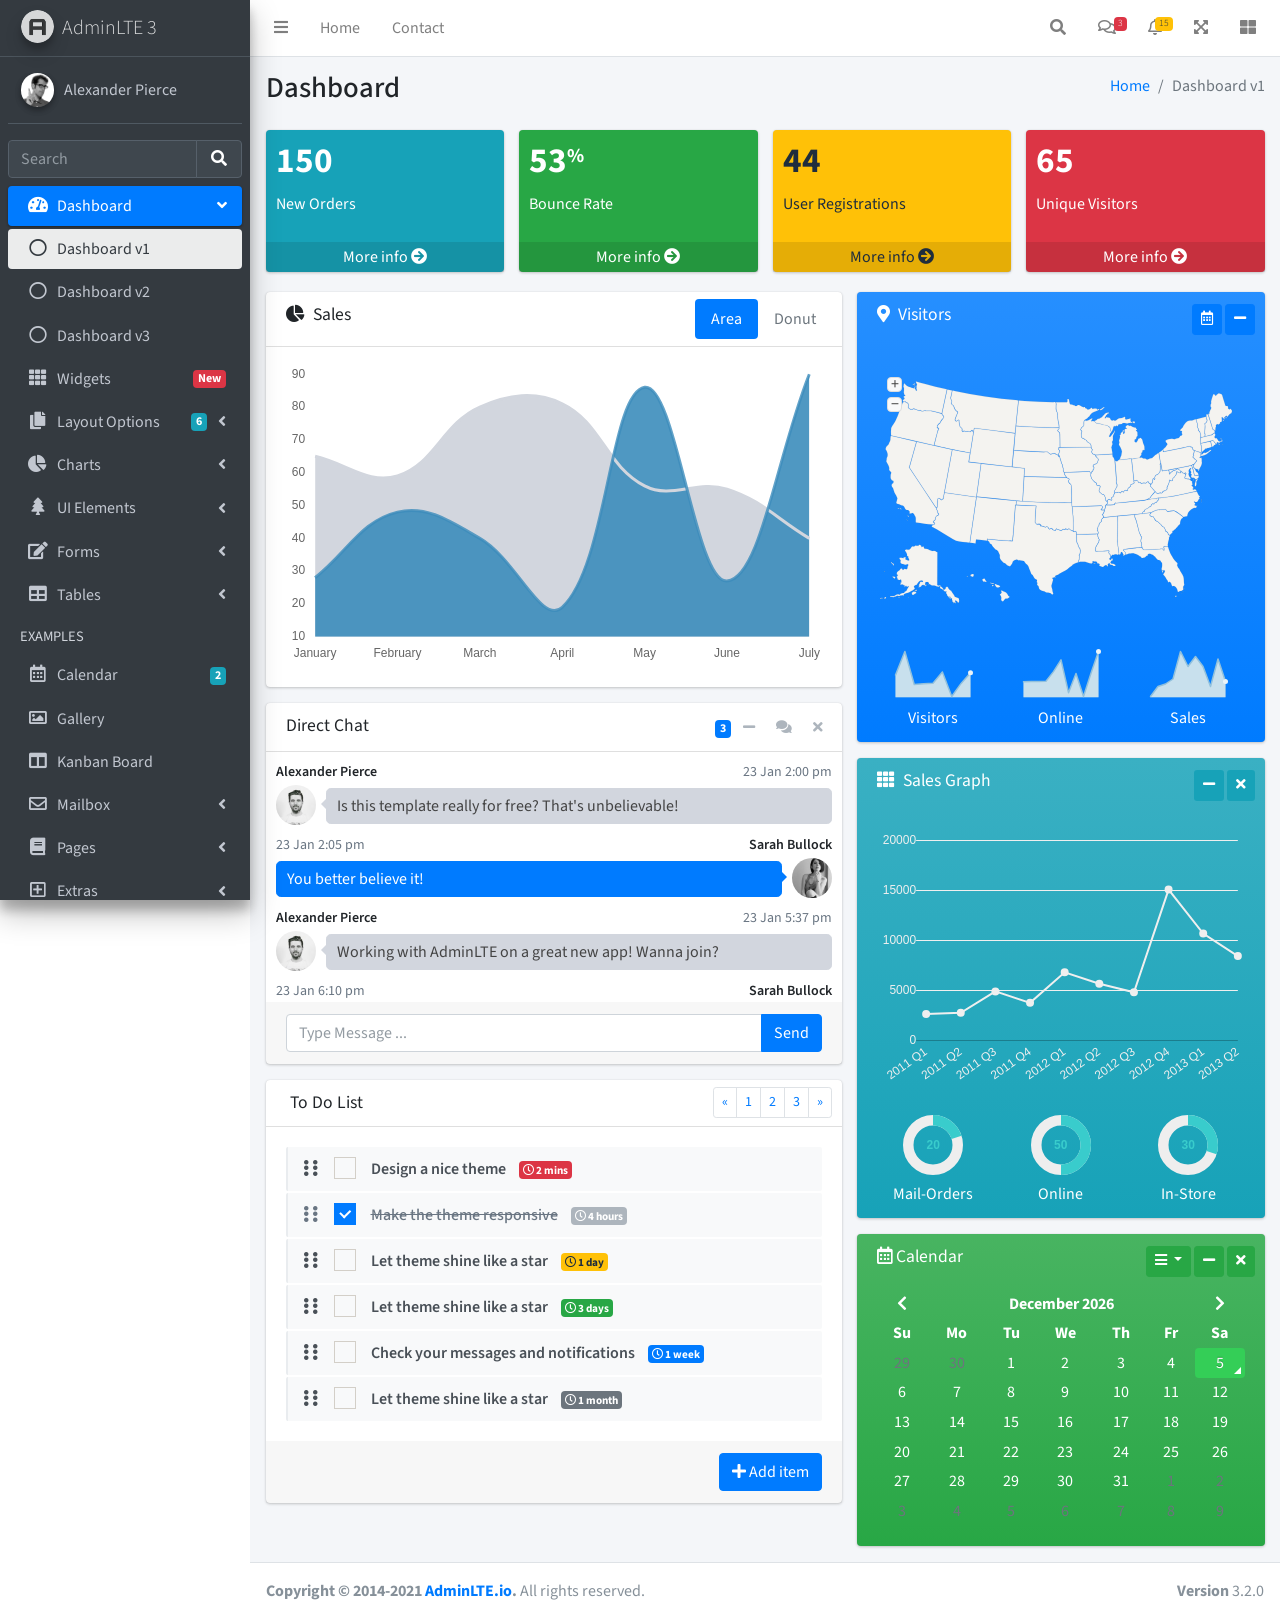
<file: adminlte/index.html>
<!DOCTYPE html>
<html lang="en">
<head>
  <meta charset="utf-8">
  <meta name="viewport" content="width=device-width, initial-scale=1">
  <title>AdminLTE 3 | Dashboard</title>

  <!-- Google Font: Source Sans Pro -->
  <link rel="stylesheet" href="https://fonts.googleapis.com/css?family=Source+Sans+Pro:300,400,400i,700&display=fallback">
  <!-- Font Awesome -->
  <link rel="stylesheet" href="plugins/fontawesome-free/css/all.min.css">
  <!-- Ionicons -->
  <link rel="stylesheet" href="https://code.ionicframework.com/ionicons/2.0.1/css/ionicons.min.css">
  <!-- Tempusdominus Bootstrap 4 -->
  <link rel="stylesheet" href="plugins/tempusdominus-bootstrap-4/css/tempusdominus-bootstrap-4.min.css">
  <!-- iCheck -->
  <link rel="stylesheet" href="plugins/icheck-bootstrap/icheck-bootstrap.min.css">
  <!-- JQVMap -->
  <link rel="stylesheet" href="plugins/jqvmap/jqvmap.min.css">
  <!-- Theme style -->
  <link rel="stylesheet" href="dist/css/adminlte.min.css">
  <!-- overlayScrollbars -->
  <link rel="stylesheet" href="plugins/overlayScrollbars/css/OverlayScrollbars.min.css">
  <!-- Daterange picker -->
  <link rel="stylesheet" href="plugins/daterangepicker/daterangepicker.css">
  <!-- summernote -->
  <link rel="stylesheet" href="plugins/summernote/summernote-bs4.min.css">
</head>
<body class="hold-transition sidebar-mini layout-fixed">
<div class="wrapper">

  <!-- Preloader -->
  <div class="preloader flex-column justify-content-center align-items-center">
    <img class="animation__shake" src="dist/img/AdminLTELogo.png" alt="AdminLTELogo" height="60" width="60">
  </div>

  <!-- Navbar -->
  <nav class="main-header navbar navbar-expand navbar-white navbar-light">
    <!-- Left navbar links -->
    <ul class="navbar-nav">
      <li class="nav-item">
        <a class="nav-link" data-widget="pushmenu" href="#" role="button"><i class="fas fa-bars"></i></a>
      </li>
      <li class="nav-item d-none d-sm-inline-block">
        <a href="index3.html" class="nav-link">Home</a>
      </li>
      <li class="nav-item d-none d-sm-inline-block">
        <a href="#" class="nav-link">Contact</a>
      </li>
    </ul>

    <!-- Right navbar links -->
    <ul class="navbar-nav ml-auto">
      <!-- Navbar Search -->
      <li class="nav-item">
        <a class="nav-link" data-widget="navbar-search" href="#" role="button">
          <i class="fas fa-search"></i>
        </a>
        <div class="navbar-search-block">
          <form class="form-inline">
            <div class="input-group input-group-sm">
              <input class="form-control form-control-navbar" type="search" placeholder="Search" aria-label="Search">
              <div class="input-group-append">
                <button class="btn btn-navbar" type="submit">
                  <i class="fas fa-search"></i>
                </button>
                <button class="btn btn-navbar" type="button" data-widget="navbar-search">
                  <i class="fas fa-times"></i>
                </button>
              </div>
            </div>
          </form>
        </div>
      </li>

      <!-- Messages Dropdown Menu -->
      <li class="nav-item dropdown">
        <a class="nav-link" data-toggle="dropdown" href="#">
          <i class="far fa-comments"></i>
          <span class="badge badge-danger navbar-badge">3</span>
        </a>
        <div class="dropdown-menu dropdown-menu-lg dropdown-menu-right">
          <a href="#" class="dropdown-item">
            <!-- Message Start -->
            <div class="media">
              <img src="dist/img/user1-128x128.jpg" alt="User Avatar" class="img-size-50 mr-3 img-circle">
              <div class="media-body">
                <h3 class="dropdown-item-title">
                  Brad Diesel
                  <span class="float-right text-sm text-danger"><i class="fas fa-star"></i></span>
                </h3>
                <p class="text-sm">Call me whenever you can...</p>
                <p class="text-sm text-muted"><i class="far fa-clock mr-1"></i> 4 Hours Ago</p>
              </div>
            </div>
            <!-- Message End -->
          </a>
          <div class="dropdown-divider"></div>
          <a href="#" class="dropdown-item">
            <!-- Message Start -->
            <div class="media">
              <img src="dist/img/user8-128x128.jpg" alt="User Avatar" class="img-size-50 img-circle mr-3">
              <div class="media-body">
                <h3 class="dropdown-item-title">
                  John Pierce
                  <span class="float-right text-sm text-muted"><i class="fas fa-star"></i></span>
                </h3>
                <p class="text-sm">I got your message bro</p>
                <p class="text-sm text-muted"><i class="far fa-clock mr-1"></i> 4 Hours Ago</p>
              </div>
            </div>
            <!-- Message End -->
          </a>
          <div class="dropdown-divider"></div>
          <a href="#" class="dropdown-item">
            <!-- Message Start -->
            <div class="media">
              <img src="dist/img/user3-128x128.jpg" alt="User Avatar" class="img-size-50 img-circle mr-3">
              <div class="media-body">
                <h3 class="dropdown-item-title">
                  Nora Silvester
                  <span class="float-right text-sm text-warning"><i class="fas fa-star"></i></span>
                </h3>
                <p class="text-sm">The subject goes here</p>
                <p class="text-sm text-muted"><i class="far fa-clock mr-1"></i> 4 Hours Ago</p>
              </div>
            </div>
            <!-- Message End -->
          </a>
          <div class="dropdown-divider"></div>
          <a href="#" class="dropdown-item dropdown-footer">See All Messages</a>
        </div>
      </li>
      <!-- Notifications Dropdown Menu -->
      <li class="nav-item dropdown">
        <a class="nav-link" data-toggle="dropdown" href="#">
          <i class="far fa-bell"></i>
          <span class="badge badge-warning navbar-badge">15</span>
        </a>
        <div class="dropdown-menu dropdown-menu-lg dropdown-menu-right">
          <span class="dropdown-item dropdown-header">15 Notifications</span>
          <div class="dropdown-divider"></div>
          <a href="#" class="dropdown-item">
            <i class="fas fa-envelope mr-2"></i> 4 new messages
            <span class="float-right text-muted text-sm">3 mins</span>
          </a>
          <div class="dropdown-divider"></div>
          <a href="#" class="dropdown-item">
            <i class="fas fa-users mr-2"></i> 8 friend requests
            <span class="float-right text-muted text-sm">12 hours</span>
          </a>
          <div class="dropdown-divider"></div>
          <a href="#" class="dropdown-item">
            <i class="fas fa-file mr-2"></i> 3 new reports
            <span class="float-right text-muted text-sm">2 days</span>
          </a>
          <div class="dropdown-divider"></div>
          <a href="#" class="dropdown-item dropdown-footer">See All Notifications</a>
        </div>
      </li>
      <li class="nav-item">
        <a class="nav-link" data-widget="fullscreen" href="#" role="button">
          <i class="fas fa-expand-arrows-alt"></i>
        </a>
      </li>
      <li class="nav-item">
        <a class="nav-link" data-widget="control-sidebar" data-controlsidebar-slide="true" href="#" role="button">
          <i class="fas fa-th-large"></i>
        </a>
      </li>
    </ul>
  </nav>
  <!-- /.navbar -->

  <!-- Main Sidebar Container -->
  <aside class="main-sidebar sidebar-dark-primary elevation-4">
    <!-- Brand Logo -->
    <a href="index3.html" class="brand-link">
      <img src="dist/img/AdminLTELogo.png" alt="AdminLTE Logo" class="brand-image img-circle elevation-3" style="opacity: .8">
      <span class="brand-text font-weight-light">AdminLTE 3</span>
    </a>

    <!-- Sidebar -->
    <div class="sidebar">
      <!-- Sidebar user panel (optional) -->
      <div class="user-panel mt-3 pb-3 mb-3 d-flex">
        <div class="image">
          <img src="dist/img/user2-160x160.jpg" class="img-circle elevation-2" alt="User Image">
        </div>
        <div class="info">
          <a href="#" class="d-block">Alexander Pierce</a>
        </div>
      </div>

      <!-- SidebarSearch Form -->
      <div class="form-inline">
        <div class="input-group" data-widget="sidebar-search">
          <input class="form-control form-control-sidebar" type="search" placeholder="Search" aria-label="Search">
          <div class="input-group-append">
            <button class="btn btn-sidebar">
              <i class="fas fa-search fa-fw"></i>
            </button>
          </div>
        </div>
      </div>

      <!-- Sidebar Menu -->
      <nav class="mt-2">
        <ul class="nav nav-pills nav-sidebar flex-column" data-widget="treeview" role="menu" data-accordion="false">
          <!-- Add icons to the links using the .nav-icon class
               with font-awesome or any other icon font library -->
          <li class="nav-item menu-open">
            <a href="#" class="nav-link active">
              <i class="nav-icon fas fa-tachometer-alt"></i>
              <p>
                Dashboard
                <i class="right fas fa-angle-left"></i>
              </p>
            </a>
            <ul class="nav nav-treeview">
              <li class="nav-item">
                <a href="./index.html" class="nav-link active">
                  <i class="far fa-circle nav-icon"></i>
                  <p>Dashboard v1</p>
                </a>
              </li>
              <li class="nav-item">
                <a href="./index2.html" class="nav-link">
                  <i class="far fa-circle nav-icon"></i>
                  <p>Dashboard v2</p>
                </a>
              </li>
              <li class="nav-item">
                <a href="./index3.html" class="nav-link">
                  <i class="far fa-circle nav-icon"></i>
                  <p>Dashboard v3</p>
                </a>
              </li>
            </ul>
          </li>
          <li class="nav-item">
            <a href="pages/widgets.html" class="nav-link">
              <i class="nav-icon fas fa-th"></i>
              <p>
                Widgets
                <span class="right badge badge-danger">New</span>
              </p>
            </a>
          </li>
          <li class="nav-item">
            <a href="#" class="nav-link">
              <i class="nav-icon fas fa-copy"></i>
              <p>
                Layout Options
                <i class="fas fa-angle-left right"></i>
                <span class="badge badge-info right">6</span>
              </p>
            </a>
            <ul class="nav nav-treeview">
              <li class="nav-item">
                <a href="pages/layout/top-nav.html" class="nav-link">
                  <i class="far fa-circle nav-icon"></i>
                  <p>Top Navigation</p>
                </a>
              </li>
              <li class="nav-item">
                <a href="pages/layout/top-nav-sidebar.html" class="nav-link">
                  <i class="far fa-circle nav-icon"></i>
                  <p>Top Navigation + Sidebar</p>
                </a>
              </li>
              <li class="nav-item">
                <a href="pages/layout/boxed.html" class="nav-link">
                  <i class="far fa-circle nav-icon"></i>
                  <p>Boxed</p>
                </a>
              </li>
              <li class="nav-item">
                <a href="pages/layout/fixed-sidebar.html" class="nav-link">
                  <i class="far fa-circle nav-icon"></i>
                  <p>Fixed Sidebar</p>
                </a>
              </li>
              <li class="nav-item">
                <a href="pages/layout/fixed-sidebar-custom.html" class="nav-link">
                  <i class="far fa-circle nav-icon"></i>
                  <p>Fixed Sidebar <small>+ Custom Area</small></p>
                </a>
              </li>
              <li class="nav-item">
                <a href="pages/layout/fixed-topnav.html" class="nav-link">
                  <i class="far fa-circle nav-icon"></i>
                  <p>Fixed Navbar</p>
                </a>
              </li>
              <li class="nav-item">
                <a href="pages/layout/fixed-footer.html" class="nav-link">
                  <i class="far fa-circle nav-icon"></i>
                  <p>Fixed Footer</p>
                </a>
              </li>
              <li class="nav-item">
                <a href="pages/layout/collapsed-sidebar.html" class="nav-link">
                  <i class="far fa-circle nav-icon"></i>
                  <p>Collapsed Sidebar</p>
                </a>
              </li>
            </ul>
          </li>
          <li class="nav-item">
            <a href="#" class="nav-link">
              <i class="nav-icon fas fa-chart-pie"></i>
              <p>
                Charts
                <i class="right fas fa-angle-left"></i>
              </p>
            </a>
            <ul class="nav nav-treeview">
              <li class="nav-item">
                <a href="pages/charts/chartjs.html" class="nav-link">
                  <i class="far fa-circle nav-icon"></i>
                  <p>ChartJS</p>
                </a>
              </li>
              <li class="nav-item">
                <a href="pages/charts/flot.html" class="nav-link">
                  <i class="far fa-circle nav-icon"></i>
                  <p>Flot</p>
                </a>
              </li>
              <li class="nav-item">
                <a href="pages/charts/inline.html" class="nav-link">
                  <i class="far fa-circle nav-icon"></i>
                  <p>Inline</p>
                </a>
              </li>
              <li class="nav-item">
                <a href="pages/charts/uplot.html" class="nav-link">
                  <i class="far fa-circle nav-icon"></i>
                  <p>uPlot</p>
                </a>
              </li>
            </ul>
          </li>
          <li class="nav-item">
            <a href="#" class="nav-link">
              <i class="nav-icon fas fa-tree"></i>
              <p>
                UI Elements
                <i class="fas fa-angle-left right"></i>
              </p>
            </a>
            <ul class="nav nav-treeview">
              <li class="nav-item">
                <a href="pages/UI/general.html" class="nav-link">
                  <i class="far fa-circle nav-icon"></i>
                  <p>General</p>
                </a>
              </li>
              <li class="nav-item">
                <a href="pages/UI/icons.html" class="nav-link">
                  <i class="far fa-circle nav-icon"></i>
                  <p>Icons</p>
                </a>
              </li>
              <li class="nav-item">
                <a href="pages/UI/buttons.html" class="nav-link">
                  <i class="far fa-circle nav-icon"></i>
                  <p>Buttons</p>
                </a>
              </li>
              <li class="nav-item">
                <a href="pages/UI/sliders.html" class="nav-link">
                  <i class="far fa-circle nav-icon"></i>
                  <p>Sliders</p>
                </a>
              </li>
              <li class="nav-item">
                <a href="pages/UI/modals.html" class="nav-link">
                  <i class="far fa-circle nav-icon"></i>
                  <p>Modals & Alerts</p>
                </a>
              </li>
              <li class="nav-item">
                <a href="pages/UI/navbar.html" class="nav-link">
                  <i class="far fa-circle nav-icon"></i>
                  <p>Navbar & Tabs</p>
                </a>
              </li>
              <li class="nav-item">
                <a href="pages/UI/timeline.html" class="nav-link">
                  <i class="far fa-circle nav-icon"></i>
                  <p>Timeline</p>
                </a>
              </li>
              <li class="nav-item">
                <a href="pages/UI/ribbons.html" class="nav-link">
                  <i class="far fa-circle nav-icon"></i>
                  <p>Ribbons</p>
                </a>
              </li>
            </ul>
          </li>
          <li class="nav-item">
            <a href="#" class="nav-link">
              <i class="nav-icon fas fa-edit"></i>
              <p>
                Forms
                <i class="fas fa-angle-left right"></i>
              </p>
            </a>
            <ul class="nav nav-treeview">
              <li class="nav-item">
                <a href="pages/forms/general.html" class="nav-link">
                  <i class="far fa-circle nav-icon"></i>
                  <p>General Elements</p>
                </a>
              </li>
              <li class="nav-item">
                <a href="pages/forms/advanced.html" class="nav-link">
                  <i class="far fa-circle nav-icon"></i>
                  <p>Advanced Elements</p>
                </a>
              </li>
              <li class="nav-item">
                <a href="pages/forms/editors.html" class="nav-link">
                  <i class="far fa-circle nav-icon"></i>
                  <p>Editors</p>
                </a>
              </li>
              <li class="nav-item">
                <a href="pages/forms/validation.html" class="nav-link">
                  <i class="far fa-circle nav-icon"></i>
                  <p>Validation</p>
                </a>
              </li>
            </ul>
          </li>
          <li class="nav-item">
            <a href="#" class="nav-link">
              <i class="nav-icon fas fa-table"></i>
              <p>
                Tables
                <i class="fas fa-angle-left right"></i>
              </p>
            </a>
            <ul class="nav nav-treeview">
              <li class="nav-item">
                <a href="pages/tables/simple.html" class="nav-link">
                  <i class="far fa-circle nav-icon"></i>
                  <p>Simple Tables</p>
                </a>
              </li>
              <li class="nav-item">
                <a href="pages/tables/data.html" class="nav-link">
                  <i class="far fa-circle nav-icon"></i>
                  <p>DataTables</p>
                </a>
              </li>
              <li class="nav-item">
                <a href="pages/tables/jsgrid.html" class="nav-link">
                  <i class="far fa-circle nav-icon"></i>
                  <p>jsGrid</p>
                </a>
              </li>
            </ul>
          </li>
          <li class="nav-header">EXAMPLES</li>
          <li class="nav-item">
            <a href="pages/calendar.html" class="nav-link">
              <i class="nav-icon far fa-calendar-alt"></i>
              <p>
                Calendar
                <span class="badge badge-info right">2</span>
              </p>
            </a>
          </li>
          <li class="nav-item">
            <a href="pages/gallery.html" class="nav-link">
              <i class="nav-icon far fa-image"></i>
              <p>
                Gallery
              </p>
            </a>
          </li>
          <li class="nav-item">
            <a href="pages/kanban.html" class="nav-link">
              <i class="nav-icon fas fa-columns"></i>
              <p>
                Kanban Board
              </p>
            </a>
          </li>
          <li class="nav-item">
            <a href="#" class="nav-link">
              <i class="nav-icon far fa-envelope"></i>
              <p>
                Mailbox
                <i class="fas fa-angle-left right"></i>
              </p>
            </a>
            <ul class="nav nav-treeview">
              <li class="nav-item">
                <a href="pages/mailbox/mailbox.html" class="nav-link">
                  <i class="far fa-circle nav-icon"></i>
                  <p>Inbox</p>
                </a>
              </li>
              <li class="nav-item">
                <a href="pages/mailbox/compose.html" class="nav-link">
                  <i class="far fa-circle nav-icon"></i>
                  <p>Compose</p>
                </a>
              </li>
              <li class="nav-item">
                <a href="pages/mailbox/read-mail.html" class="nav-link">
                  <i class="far fa-circle nav-icon"></i>
                  <p>Read</p>
                </a>
              </li>
            </ul>
          </li>
          <li class="nav-item">
            <a href="#" class="nav-link">
              <i class="nav-icon fas fa-book"></i>
              <p>
                Pages
                <i class="fas fa-angle-left right"></i>
              </p>
            </a>
            <ul class="nav nav-treeview">
              <li class="nav-item">
                <a href="pages/examples/invoice.html" class="nav-link">
                  <i class="far fa-circle nav-icon"></i>
                  <p>Invoice</p>
                </a>
              </li>
              <li class="nav-item">
                <a href="pages/examples/profile.html" class="nav-link">
                  <i class="far fa-circle nav-icon"></i>
                  <p>Profile</p>
                </a>
              </li>
              <li class="nav-item">
                <a href="pages/examples/e-commerce.html" class="nav-link">
                  <i class="far fa-circle nav-icon"></i>
                  <p>E-commerce</p>
                </a>
              </li>
              <li class="nav-item">
                <a href="pages/examples/projects.html" class="nav-link">
                  <i class="far fa-circle nav-icon"></i>
                  <p>Projects</p>
                </a>
              </li>
              <li class="nav-item">
                <a href="pages/examples/project-add.html" class="nav-link">
                  <i class="far fa-circle nav-icon"></i>
                  <p>Project Add</p>
                </a>
              </li>
              <li class="nav-item">
                <a href="pages/examples/project-edit.html" class="nav-link">
                  <i class="far fa-circle nav-icon"></i>
                  <p>Project Edit</p>
                </a>
              </li>
              <li class="nav-item">
                <a href="pages/examples/project-detail.html" class="nav-link">
                  <i class="far fa-circle nav-icon"></i>
                  <p>Project Detail</p>
                </a>
              </li>
              <li class="nav-item">
                <a href="pages/examples/contacts.html" class="nav-link">
                  <i class="far fa-circle nav-icon"></i>
                  <p>Contacts</p>
                </a>
              </li>
              <li class="nav-item">
                <a href="pages/examples/faq.html" class="nav-link">
                  <i class="far fa-circle nav-icon"></i>
                  <p>FAQ</p>
                </a>
              </li>
              <li class="nav-item">
                <a href="pages/examples/contact-us.html" class="nav-link">
                  <i class="far fa-circle nav-icon"></i>
                  <p>Contact us</p>
                </a>
              </li>
            </ul>
          </li>
          <li class="nav-item">
            <a href="#" class="nav-link">
              <i class="nav-icon far fa-plus-square"></i>
              <p>
                Extras
                <i class="fas fa-angle-left right"></i>
              </p>
            </a>
            <ul class="nav nav-treeview">
              <li class="nav-item">
                <a href="#" class="nav-link">
                  <i class="far fa-circle nav-icon"></i>
                  <p>
                    Login & Register v1
                    <i class="fas fa-angle-left right"></i>
                  </p>
                </a>
                <ul class="nav nav-treeview">
                  <li class="nav-item">
                    <a href="pages/examples/login.html" class="nav-link">
                      <i class="far fa-circle nav-icon"></i>
                      <p>Login v1</p>
                    </a>
                  </li>
                  <li class="nav-item">
                    <a href="pages/examples/register.html" class="nav-link">
                      <i class="far fa-circle nav-icon"></i>
                      <p>Register v1</p>
                    </a>
                  </li>
                  <li class="nav-item">
                    <a href="pages/examples/forgot-password.html" class="nav-link">
                      <i class="far fa-circle nav-icon"></i>
                      <p>Forgot Password v1</p>
                    </a>
                  </li>
                  <li class="nav-item">
                    <a href="pages/examples/recover-password.html" class="nav-link">
                      <i class="far fa-circle nav-icon"></i>
                      <p>Recover Password v1</p>
                    </a>
                  </li>
                </ul>
              </li>
              <li class="nav-item">
                <a href="#" class="nav-link">
                  <i class="far fa-circle nav-icon"></i>
                  <p>
                    Login & Register v2
                    <i class="fas fa-angle-left right"></i>
                  </p>
                </a>
                <ul class="nav nav-treeview">
                  <li class="nav-item">
                    <a href="pages/examples/login-v2.html" class="nav-link">
                      <i class="far fa-circle nav-icon"></i>
                      <p>Login v2</p>
                    </a>
                  </li>
                  <li class="nav-item">
                    <a href="pages/examples/register-v2.html" class="nav-link">
                      <i class="far fa-circle nav-icon"></i>
                      <p>Register v2</p>
                    </a>
                  </li>
                  <li class="nav-item">
                    <a href="pages/examples/forgot-password-v2.html" class="nav-link">
                      <i class="far fa-circle nav-icon"></i>
                      <p>Forgot Password v2</p>
                    </a>
                  </li>
                  <li class="nav-item">
                    <a href="pages/examples/recover-password-v2.html" class="nav-link">
                      <i class="far fa-circle nav-icon"></i>
                      <p>Recover Password v2</p>
                    </a>
                  </li>
                </ul>
              </li>
              <li class="nav-item">
                <a href="pages/examples/lockscreen.html" class="nav-link">
                  <i class="far fa-circle nav-icon"></i>
                  <p>Lockscreen</p>
                </a>
              </li>
              <li class="nav-item">
                <a href="pages/examples/legacy-user-menu.html" class="nav-link">
                  <i class="far fa-circle nav-icon"></i>
                  <p>Legacy User Menu</p>
                </a>
              </li>
              <li class="nav-item">
                <a href="pages/examples/language-menu.html" class="nav-link">
                  <i class="far fa-circle nav-icon"></i>
                  <p>Language Menu</p>
                </a>
              </li>
              <li class="nav-item">
                <a href="pages/examples/404.html" class="nav-link">
                  <i class="far fa-circle nav-icon"></i>
                  <p>Error 404</p>
                </a>
              </li>
              <li class="nav-item">
                <a href="pages/examples/500.html" class="nav-link">
                  <i class="far fa-circle nav-icon"></i>
                  <p>Error 500</p>
                </a>
              </li>
              <li class="nav-item">
                <a href="pages/examples/pace.html" class="nav-link">
                  <i class="far fa-circle nav-icon"></i>
                  <p>Pace</p>
                </a>
              </li>
              <li class="nav-item">
                <a href="pages/examples/blank.html" class="nav-link">
                  <i class="far fa-circle nav-icon"></i>
                  <p>Blank Page</p>
                </a>
              </li>
              <li class="nav-item">
                <a href="starter.html" class="nav-link">
                  <i class="far fa-circle nav-icon"></i>
                  <p>Starter Page</p>
                </a>
              </li>
            </ul>
          </li>
          <li class="nav-item">
            <a href="#" class="nav-link">
              <i class="nav-icon fas fa-search"></i>
              <p>
                Search
                <i class="fas fa-angle-left right"></i>
              </p>
            </a>
            <ul class="nav nav-treeview">
              <li class="nav-item">
                <a href="pages/search/simple.html" class="nav-link">
                  <i class="far fa-circle nav-icon"></i>
                  <p>Simple Search</p>
                </a>
              </li>
              <li class="nav-item">
                <a href="pages/search/enhanced.html" class="nav-link">
                  <i class="far fa-circle nav-icon"></i>
                  <p>Enhanced</p>
                </a>
              </li>
            </ul>
          </li>
          <li class="nav-header">MISCELLANEOUS</li>
          <li class="nav-item">
            <a href="iframe.html" class="nav-link">
              <i class="nav-icon fas fa-ellipsis-h"></i>
              <p>Tabbed IFrame Plugin</p>
            </a>
          </li>
          <li class="nav-item">
            <a href="https://adminlte.io/docs/3.1/" class="nav-link">
              <i class="nav-icon fas fa-file"></i>
              <p>Documentation</p>
            </a>
          </li>
          <li class="nav-header">MULTI LEVEL EXAMPLE</li>
          <li class="nav-item">
            <a href="#" class="nav-link">
              <i class="fas fa-circle nav-icon"></i>
              <p>Level 1</p>
            </a>
          </li>
          <li class="nav-item">
            <a href="#" class="nav-link">
              <i class="nav-icon fas fa-circle"></i>
              <p>
                Level 1
                <i class="right fas fa-angle-left"></i>
              </p>
            </a>
            <ul class="nav nav-treeview">
              <li class="nav-item">
                <a href="#" class="nav-link">
                  <i class="far fa-circle nav-icon"></i>
                  <p>Level 2</p>
                </a>
              </li>
              <li class="nav-item">
                <a href="#" class="nav-link">
                  <i class="far fa-circle nav-icon"></i>
                  <p>
                    Level 2
                    <i class="right fas fa-angle-left"></i>
                  </p>
                </a>
                <ul class="nav nav-treeview">
                  <li class="nav-item">
                    <a href="#" class="nav-link">
                      <i class="far fa-dot-circle nav-icon"></i>
                      <p>Level 3</p>
                    </a>
                  </li>
                  <li class="nav-item">
                    <a href="#" class="nav-link">
                      <i class="far fa-dot-circle nav-icon"></i>
                      <p>Level 3</p>
                    </a>
                  </li>
                  <li class="nav-item">
                    <a href="#" class="nav-link">
                      <i class="far fa-dot-circle nav-icon"></i>
                      <p>Level 3</p>
                    </a>
                  </li>
                </ul>
              </li>
              <li class="nav-item">
                <a href="#" class="nav-link">
                  <i class="far fa-circle nav-icon"></i>
                  <p>Level 2</p>
                </a>
              </li>
            </ul>
          </li>
          <li class="nav-item">
            <a href="#" class="nav-link">
              <i class="fas fa-circle nav-icon"></i>
              <p>Level 1</p>
            </a>
          </li>
          <li class="nav-header">LABELS</li>
          <li class="nav-item">
            <a href="#" class="nav-link">
              <i class="nav-icon far fa-circle text-danger"></i>
              <p class="text">Important</p>
            </a>
          </li>
          <li class="nav-item">
            <a href="#" class="nav-link">
              <i class="nav-icon far fa-circle text-warning"></i>
              <p>Warning</p>
            </a>
          </li>
          <li class="nav-item">
            <a href="#" class="nav-link">
              <i class="nav-icon far fa-circle text-info"></i>
              <p>Informational</p>
            </a>
          </li>
        </ul>
      </nav>
      <!-- /.sidebar-menu -->
    </div>
    <!-- /.sidebar -->
  </aside>

  <!-- Content Wrapper. Contains page content -->
  <div class="content-wrapper">
    <!-- Content Header (Page header) -->
    <div class="content-header">
      <div class="container-fluid">
        <div class="row mb-2">
          <div class="col-sm-6">
            <h1 class="m-0">Dashboard</h1>
          </div><!-- /.col -->
          <div class="col-sm-6">
            <ol class="breadcrumb float-sm-right">
              <li class="breadcrumb-item"><a href="#">Home</a></li>
              <li class="breadcrumb-item active">Dashboard v1</li>
            </ol>
          </div><!-- /.col -->
        </div><!-- /.row -->
      </div><!-- /.container-fluid -->
    </div>
    <!-- /.content-header -->

    <!-- Main content -->
    <section class="content">
      <div class="container-fluid">
        <!-- Small boxes (Stat box) -->
        <div class="row">
          <div class="col-lg-3 col-6">
            <!-- small box -->
            <div class="small-box bg-info">
              <div class="inner">
                <h3>150</h3>

                <p>New Orders</p>
              </div>
              <div class="icon">
                <i class="ion ion-bag"></i>
              </div>
              <a href="#" class="small-box-footer">More info <i class="fas fa-arrow-circle-right"></i></a>
            </div>
          </div>
          <!-- ./col -->
          <div class="col-lg-3 col-6">
            <!-- small box -->
            <div class="small-box bg-success">
              <div class="inner">
                <h3>53<sup style="font-size: 20px">%</sup></h3>

                <p>Bounce Rate</p>
              </div>
              <div class="icon">
                <i class="ion ion-stats-bars"></i>
              </div>
              <a href="#" class="small-box-footer">More info <i class="fas fa-arrow-circle-right"></i></a>
            </div>
          </div>
          <!-- ./col -->
          <div class="col-lg-3 col-6">
            <!-- small box -->
            <div class="small-box bg-warning">
              <div class="inner">
                <h3>44</h3>

                <p>User Registrations</p>
              </div>
              <div class="icon">
                <i class="ion ion-person-add"></i>
              </div>
              <a href="#" class="small-box-footer">More info <i class="fas fa-arrow-circle-right"></i></a>
            </div>
          </div>
          <!-- ./col -->
          <div class="col-lg-3 col-6">
            <!-- small box -->
            <div class="small-box bg-danger">
              <div class="inner">
                <h3>65</h3>

                <p>Unique Visitors</p>
              </div>
              <div class="icon">
                <i class="ion ion-pie-graph"></i>
              </div>
              <a href="#" class="small-box-footer">More info <i class="fas fa-arrow-circle-right"></i></a>
            </div>
          </div>
          <!-- ./col -->
        </div>
        <!-- /.row -->
        <!-- Main row -->
        <div class="row">
          <!-- Left col -->
          <section class="col-lg-7 connectedSortable">
            <!-- Custom tabs (Charts with tabs)-->
            <div class="card">
              <div class="card-header">
                <h3 class="card-title">
                  <i class="fas fa-chart-pie mr-1"></i>
                  Sales
                </h3>
                <div class="card-tools">
                  <ul class="nav nav-pills ml-auto">
                    <li class="nav-item">
                      <a class="nav-link active" href="#revenue-chart" data-toggle="tab">Area</a>
                    </li>
                    <li class="nav-item">
                      <a class="nav-link" href="#sales-chart" data-toggle="tab">Donut</a>
                    </li>
                  </ul>
                </div>
              </div><!-- /.card-header -->
              <div class="card-body">
                <div class="tab-content p-0">
                  <!-- Morris chart - Sales -->
                  <div class="chart tab-pane active" id="revenue-chart"
                       style="position: relative; height: 300px;">
                      <canvas id="revenue-chart-canvas" height="300" style="height: 300px;"></canvas>
                   </div>
                  <div class="chart tab-pane" id="sales-chart" style="position: relative; height: 300px;">
                    <canvas id="sales-chart-canvas" height="300" style="height: 300px;"></canvas>
                  </div>
                </div>
              </div><!-- /.card-body -->
            </div>
            <!-- /.card -->

            <!-- DIRECT CHAT -->
            <div class="card direct-chat direct-chat-primary">
              <div class="card-header">
                <h3 class="card-title">Direct Chat</h3>

                <div class="card-tools">
                  <span title="3 New Messages" class="badge badge-primary">3</span>
                  <button type="button" class="btn btn-tool" data-card-widget="collapse">
                    <i class="fas fa-minus"></i>
                  </button>
                  <button type="button" class="btn btn-tool" title="Contacts" data-widget="chat-pane-toggle">
                    <i class="fas fa-comments"></i>
                  </button>
                  <button type="button" class="btn btn-tool" data-card-widget="remove">
                    <i class="fas fa-times"></i>
                  </button>
                </div>
              </div>
              <!-- /.card-header -->
              <div class="card-body">
                <!-- Conversations are loaded here -->
                <div class="direct-chat-messages">
                  <!-- Message. Default to the left -->
                  <div class="direct-chat-msg">
                    <div class="direct-chat-infos clearfix">
                      <span class="direct-chat-name float-left">Alexander Pierce</span>
                      <span class="direct-chat-timestamp float-right">23 Jan 2:00 pm</span>
                    </div>
                    <!-- /.direct-chat-infos -->
                    <img class="direct-chat-img" src="dist/img/user1-128x128.jpg" alt="message user image">
                    <!-- /.direct-chat-img -->
                    <div class="direct-chat-text">
                      Is this template really for free? That's unbelievable!
                    </div>
                    <!-- /.direct-chat-text -->
                  </div>
                  <!-- /.direct-chat-msg -->

                  <!-- Message to the right -->
                  <div class="direct-chat-msg right">
                    <div class="direct-chat-infos clearfix">
                      <span class="direct-chat-name float-right">Sarah Bullock</span>
                      <span class="direct-chat-timestamp float-left">23 Jan 2:05 pm</span>
                    </div>
                    <!-- /.direct-chat-infos -->
                    <img class="direct-chat-img" src="dist/img/user3-128x128.jpg" alt="message user image">
                    <!-- /.direct-chat-img -->
                    <div class="direct-chat-text">
                      You better believe it!
                    </div>
                    <!-- /.direct-chat-text -->
                  </div>
                  <!-- /.direct-chat-msg -->

                  <!-- Message. Default to the left -->
                  <div class="direct-chat-msg">
                    <div class="direct-chat-infos clearfix">
                      <span class="direct-chat-name float-left">Alexander Pierce</span>
                      <span class="direct-chat-timestamp float-right">23 Jan 5:37 pm</span>
                    </div>
                    <!-- /.direct-chat-infos -->
                    <img class="direct-chat-img" src="dist/img/user1-128x128.jpg" alt="message user image">
                    <!-- /.direct-chat-img -->
                    <div class="direct-chat-text">
                      Working with AdminLTE on a great new app! Wanna join?
                    </div>
                    <!-- /.direct-chat-text -->
                  </div>
                  <!-- /.direct-chat-msg -->

                  <!-- Message to the right -->
                  <div class="direct-chat-msg right">
                    <div class="direct-chat-infos clearfix">
                      <span class="direct-chat-name float-right">Sarah Bullock</span>
                      <span class="direct-chat-timestamp float-left">23 Jan 6:10 pm</span>
                    </div>
                    <!-- /.direct-chat-infos -->
                    <img class="direct-chat-img" src="dist/img/user3-128x128.jpg" alt="message user image">
                    <!-- /.direct-chat-img -->
                    <div class="direct-chat-text">
                      I would love to.
                    </div>
                    <!-- /.direct-chat-text -->
                  </div>
                  <!-- /.direct-chat-msg -->

                </div>
                <!--/.direct-chat-messages-->

                <!-- Contacts are loaded here -->
                <div class="direct-chat-contacts">
                  <ul class="contacts-list">
                    <li>
                      <a href="#">
                        <img class="contacts-list-img" src="dist/img/user1-128x128.jpg" alt="User Avatar">

                        <div class="contacts-list-info">
                          <span class="contacts-list-name">
                            Count Dracula
                            <small class="contacts-list-date float-right">2/28/2015</small>
                          </span>
                          <span class="contacts-list-msg">How have you been? I was...</span>
                        </div>
                        <!-- /.contacts-list-info -->
                      </a>
                    </li>
                    <!-- End Contact Item -->
                    <li>
                      <a href="#">
                        <img class="contacts-list-img" src="dist/img/user7-128x128.jpg" alt="User Avatar">

                        <div class="contacts-list-info">
                          <span class="contacts-list-name">
                            Sarah Doe
                            <small class="contacts-list-date float-right">2/23/2015</small>
                          </span>
                          <span class="contacts-list-msg">I will be waiting for...</span>
                        </div>
                        <!-- /.contacts-list-info -->
                      </a>
                    </li>
                    <!-- End Contact Item -->
                    <li>
                      <a href="#">
                        <img class="contacts-list-img" src="dist/img/user3-128x128.jpg" alt="User Avatar">

                        <div class="contacts-list-info">
                          <span class="contacts-list-name">
                            Nadia Jolie
                            <small class="contacts-list-date float-right">2/20/2015</small>
                          </span>
                          <span class="contacts-list-msg">I'll call you back at...</span>
                        </div>
                        <!-- /.contacts-list-info -->
                      </a>
                    </li>
                    <!-- End Contact Item -->
                    <li>
                      <a href="#">
                        <img class="contacts-list-img" src="dist/img/user5-128x128.jpg" alt="User Avatar">

                        <div class="contacts-list-info">
                          <span class="contacts-list-name">
                            Nora S. Vans
                            <small class="contacts-list-date float-right">2/10/2015</small>
                          </span>
                          <span class="contacts-list-msg">Where is your new...</span>
                        </div>
                        <!-- /.contacts-list-info -->
                      </a>
                    </li>
                    <!-- End Contact Item -->
                    <li>
                      <a href="#">
                        <img class="contacts-list-img" src="dist/img/user6-128x128.jpg" alt="User Avatar">

                        <div class="contacts-list-info">
                          <span class="contacts-list-name">
                            John K.
                            <small class="contacts-list-date float-right">1/27/2015</small>
                          </span>
                          <span class="contacts-list-msg">Can I take a look at...</span>
                        </div>
                        <!-- /.contacts-list-info -->
                      </a>
                    </li>
                    <!-- End Contact Item -->
                    <li>
                      <a href="#">
                        <img class="contacts-list-img" src="dist/img/user8-128x128.jpg" alt="User Avatar">

                        <div class="contacts-list-info">
                          <span class="contacts-list-name">
                            Kenneth M.
                            <small class="contacts-list-date float-right">1/4/2015</small>
                          </span>
                          <span class="contacts-list-msg">Never mind I found...</span>
                        </div>
                        <!-- /.contacts-list-info -->
                      </a>
                    </li>
                    <!-- End Contact Item -->
                  </ul>
                  <!-- /.contacts-list -->
                </div>
                <!-- /.direct-chat-pane -->
              </div>
              <!-- /.card-body -->
              <div class="card-footer">
                <form action="#" method="post">
                  <div class="input-group">
                    <input type="text" name="message" placeholder="Type Message ..." class="form-control">
                    <span class="input-group-append">
                      <button type="button" class="btn btn-primary">Send</button>
                    </span>
                  </div>
                </form>
              </div>
              <!-- /.card-footer-->
            </div>
            <!--/.direct-chat -->

            <!-- TO DO List -->
            <div class="card">
              <div class="card-header">
                <h3 class="card-title">
                  <i class="ion ion-clipboard mr-1"></i>
                  To Do List
                </h3>

                <div class="card-tools">
                  <ul class="pagination pagination-sm">
                    <li class="page-item"><a href="#" class="page-link">&laquo;</a></li>
                    <li class="page-item"><a href="#" class="page-link">1</a></li>
                    <li class="page-item"><a href="#" class="page-link">2</a></li>
                    <li class="page-item"><a href="#" class="page-link">3</a></li>
                    <li class="page-item"><a href="#" class="page-link">&raquo;</a></li>
                  </ul>
                </div>
              </div>
              <!-- /.card-header -->
              <div class="card-body">
                <ul class="todo-list" data-widget="todo-list">
                  <li>
                    <!-- drag handle -->
                    <span class="handle">
                      <i class="fas fa-ellipsis-v"></i>
                      <i class="fas fa-ellipsis-v"></i>
                    </span>
                    <!-- checkbox -->
                    <div  class="icheck-primary d-inline ml-2">
                      <input type="checkbox" value="" name="todo1" id="todoCheck1">
                      <label for="todoCheck1"></label>
                    </div>
                    <!-- todo text -->
                    <span class="text">Design a nice theme</span>
                    <!-- Emphasis label -->
                    <small class="badge badge-danger"><i class="far fa-clock"></i> 2 mins</small>
                    <!-- General tools such as edit or delete-->
                    <div class="tools">
                      <i class="fas fa-edit"></i>
                      <i class="fas fa-trash-o"></i>
                    </div>
                  </li>
                  <li>
                    <span class="handle">
                      <i class="fas fa-ellipsis-v"></i>
                      <i class="fas fa-ellipsis-v"></i>
                    </span>
                    <div  class="icheck-primary d-inline ml-2">
                      <input type="checkbox" value="" name="todo2" id="todoCheck2" checked>
                      <label for="todoCheck2"></label>
                    </div>
                    <span class="text">Make the theme responsive</span>
                    <small class="badge badge-info"><i class="far fa-clock"></i> 4 hours</small>
                    <div class="tools">
                      <i class="fas fa-edit"></i>
                      <i class="fas fa-trash-o"></i>
                    </div>
                  </li>
                  <li>
                    <span class="handle">
                      <i class="fas fa-ellipsis-v"></i>
                      <i class="fas fa-ellipsis-v"></i>
                    </span>
                    <div  class="icheck-primary d-inline ml-2">
                      <input type="checkbox" value="" name="todo3" id="todoCheck3">
                      <label for="todoCheck3"></label>
                    </div>
                    <span class="text">Let theme shine like a star</span>
                    <small class="badge badge-warning"><i class="far fa-clock"></i> 1 day</small>
                    <div class="tools">
                      <i class="fas fa-edit"></i>
                      <i class="fas fa-trash-o"></i>
                    </div>
                  </li>
                  <li>
                    <span class="handle">
                      <i class="fas fa-ellipsis-v"></i>
                      <i class="fas fa-ellipsis-v"></i>
                    </span>
                    <div  class="icheck-primary d-inline ml-2">
                      <input type="checkbox" value="" name="todo4" id="todoCheck4">
                      <label for="todoCheck4"></label>
                    </div>
                    <span class="text">Let theme shine like a star</span>
                    <small class="badge badge-success"><i class="far fa-clock"></i> 3 days</small>
                    <div class="tools">
                      <i class="fas fa-edit"></i>
                      <i class="fas fa-trash-o"></i>
                    </div>
                  </li>
                  <li>
                    <span class="handle">
                      <i class="fas fa-ellipsis-v"></i>
                      <i class="fas fa-ellipsis-v"></i>
                    </span>
                    <div  class="icheck-primary d-inline ml-2">
                      <input type="checkbox" value="" name="todo5" id="todoCheck5">
                      <label for="todoCheck5"></label>
                    </div>
                    <span class="text">Check your messages and notifications</span>
                    <small class="badge badge-primary"><i class="far fa-clock"></i> 1 week</small>
                    <div class="tools">
                      <i class="fas fa-edit"></i>
                      <i class="fas fa-trash-o"></i>
                    </div>
                  </li>
                  <li>
                    <span class="handle">
                      <i class="fas fa-ellipsis-v"></i>
                      <i class="fas fa-ellipsis-v"></i>
                    </span>
                    <div  class="icheck-primary d-inline ml-2">
                      <input type="checkbox" value="" name="todo6" id="todoCheck6">
                      <label for="todoCheck6"></label>
                    </div>
                    <span class="text">Let theme shine like a star</span>
                    <small class="badge badge-secondary"><i class="far fa-clock"></i> 1 month</small>
                    <div class="tools">
                      <i class="fas fa-edit"></i>
                      <i class="fas fa-trash-o"></i>
                    </div>
                  </li>
                </ul>
              </div>
              <!-- /.card-body -->
              <div class="card-footer clearfix">
                <button type="button" class="btn btn-primary float-right"><i class="fas fa-plus"></i> Add item</button>
              </div>
            </div>
            <!-- /.card -->
          </section>
          <!-- /.Left col -->
          <!-- right col (We are only adding the ID to make the widgets sortable)-->
          <section class="col-lg-5 connectedSortable">

            <!-- Map card -->
            <div class="card bg-gradient-primary">
              <div class="card-header border-0">
                <h3 class="card-title">
                  <i class="fas fa-map-marker-alt mr-1"></i>
                  Visitors
                </h3>
                <!-- card tools -->
                <div class="card-tools">
                  <button type="button" class="btn btn-primary btn-sm daterange" title="Date range">
                    <i class="far fa-calendar-alt"></i>
                  </button>
                  <button type="button" class="btn btn-primary btn-sm" data-card-widget="collapse" title="Collapse">
                    <i class="fas fa-minus"></i>
                  </button>
                </div>
                <!-- /.card-tools -->
              </div>
              <div class="card-body">
                <div id="world-map" style="height: 250px; width: 100%;"></div>
              </div>
              <!-- /.card-body-->
              <div class="card-footer bg-transparent">
                <div class="row">
                  <div class="col-4 text-center">
                    <div id="sparkline-1"></div>
                    <div class="text-white">Visitors</div>
                  </div>
                  <!-- ./col -->
                  <div class="col-4 text-center">
                    <div id="sparkline-2"></div>
                    <div class="text-white">Online</div>
                  </div>
                  <!-- ./col -->
                  <div class="col-4 text-center">
                    <div id="sparkline-3"></div>
                    <div class="text-white">Sales</div>
                  </div>
                  <!-- ./col -->
                </div>
                <!-- /.row -->
              </div>
            </div>
            <!-- /.card -->

            <!-- solid sales graph -->
            <div class="card bg-gradient-info">
              <div class="card-header border-0">
                <h3 class="card-title">
                  <i class="fas fa-th mr-1"></i>
                  Sales Graph
                </h3>

                <div class="card-tools">
                  <button type="button" class="btn bg-info btn-sm" data-card-widget="collapse">
                    <i class="fas fa-minus"></i>
                  </button>
                  <button type="button" class="btn bg-info btn-sm" data-card-widget="remove">
                    <i class="fas fa-times"></i>
                  </button>
                </div>
              </div>
              <div class="card-body">
                <canvas class="chart" id="line-chart" style="min-height: 250px; height: 250px; max-height: 250px; max-width: 100%;"></canvas>
              </div>
              <!-- /.card-body -->
              <div class="card-footer bg-transparent">
                <div class="row">
                  <div class="col-4 text-center">
                    <input type="text" class="knob" data-readonly="true" value="20" data-width="60" data-height="60"
                           data-fgColor="#39CCCC">

                    <div class="text-white">Mail-Orders</div>
                  </div>
                  <!-- ./col -->
                  <div class="col-4 text-center">
                    <input type="text" class="knob" data-readonly="true" value="50" data-width="60" data-height="60"
                           data-fgColor="#39CCCC">

                    <div class="text-white">Online</div>
                  </div>
                  <!-- ./col -->
                  <div class="col-4 text-center">
                    <input type="text" class="knob" data-readonly="true" value="30" data-width="60" data-height="60"
                           data-fgColor="#39CCCC">

                    <div class="text-white">In-Store</div>
                  </div>
                  <!-- ./col -->
                </div>
                <!-- /.row -->
              </div>
              <!-- /.card-footer -->
            </div>
            <!-- /.card -->

            <!-- Calendar -->
            <div class="card bg-gradient-success">
              <div class="card-header border-0">

                <h3 class="card-title">
                  <i class="far fa-calendar-alt"></i>
                  Calendar
                </h3>
                <!-- tools card -->
                <div class="card-tools">
                  <!-- button with a dropdown -->
                  <div class="btn-group">
                    <button type="button" class="btn btn-success btn-sm dropdown-toggle" data-toggle="dropdown" data-offset="-52">
                      <i class="fas fa-bars"></i>
                    </button>
                    <div class="dropdown-menu" role="menu">
                      <a href="#" class="dropdown-item">Add new event</a>
                      <a href="#" class="dropdown-item">Clear events</a>
                      <div class="dropdown-divider"></div>
                      <a href="#" class="dropdown-item">View calendar</a>
                    </div>
                  </div>
                  <button type="button" class="btn btn-success btn-sm" data-card-widget="collapse">
                    <i class="fas fa-minus"></i>
                  </button>
                  <button type="button" class="btn btn-success btn-sm" data-card-widget="remove">
                    <i class="fas fa-times"></i>
                  </button>
                </div>
                <!-- /. tools -->
              </div>
              <!-- /.card-header -->
              <div class="card-body pt-0">
                <!--The calendar -->
                <div id="calendar" style="width: 100%"></div>
              </div>
              <!-- /.card-body -->
            </div>
            <!-- /.card -->
          </section>
          <!-- right col -->
        </div>
        <!-- /.row (main row) -->
      </div><!-- /.container-fluid -->
    </section>
    <!-- /.content -->
  </div>
  <!-- /.content-wrapper -->
  <footer class="main-footer">
    <strong>Copyright &copy; 2014-2021 <a href="https://adminlte.io">AdminLTE.io</a>.</strong>
    All rights reserved.
    <div class="float-right d-none d-sm-inline-block">
      <b>Version</b> 3.2.0
    </div>
  </footer>

  <!-- Control Sidebar -->
  <aside class="control-sidebar control-sidebar-dark">
    <!-- Control sidebar content goes here -->
  </aside>
  <!-- /.control-sidebar -->
</div>
<!-- ./wrapper -->

<!-- jQuery -->
<script src="plugins/jquery/jquery.min.js"></script>
<!-- jQuery UI 1.11.4 -->
<script src="plugins/jquery-ui/jquery-ui.min.js"></script>
<!-- Resolve conflict in jQuery UI tooltip with Bootstrap tooltip -->
<script>
  $.widget.bridge('uibutton', $.ui.button)
</script>
<!-- Bootstrap 4 -->
<script src="plugins/bootstrap/js/bootstrap.bundle.min.js"></script>
<!-- ChartJS -->
<script src="plugins/chart.js/Chart.min.js"></script>
<!-- Sparkline -->
<script src="plugins/sparklines/sparkline.js"></script>
<!-- JQVMap -->
<script src="plugins/jqvmap/jquery.vmap.min.js"></script>
<script src="plugins/jqvmap/maps/jquery.vmap.usa.js"></script>
<!-- jQuery Knob Chart -->
<script src="plugins/jquery-knob/jquery.knob.min.js"></script>
<!-- daterangepicker -->
<script src="plugins/moment/moment.min.js"></script>
<script src="plugins/daterangepicker/daterangepicker.js"></script>
<!-- Tempusdominus Bootstrap 4 -->
<script src="plugins/tempusdominus-bootstrap-4/js/tempusdominus-bootstrap-4.min.js"></script>
<!-- Summernote -->
<script src="plugins/summernote/summernote-bs4.min.js"></script>
<!-- overlayScrollbars -->
<script src="plugins/overlayScrollbars/js/jquery.overlayScrollbars.min.js"></script>
<!-- AdminLTE App -->
<script src="dist/js/adminlte.js"></script>
<!-- AdminLTE for demo purposes -->
<script src="dist/js/demo.js"></script>
<!-- AdminLTE dashboard demo (This is only for demo purposes) -->
<script src="dist/js/pages/dashboard.js"></script>
</body>
</html>
</file>
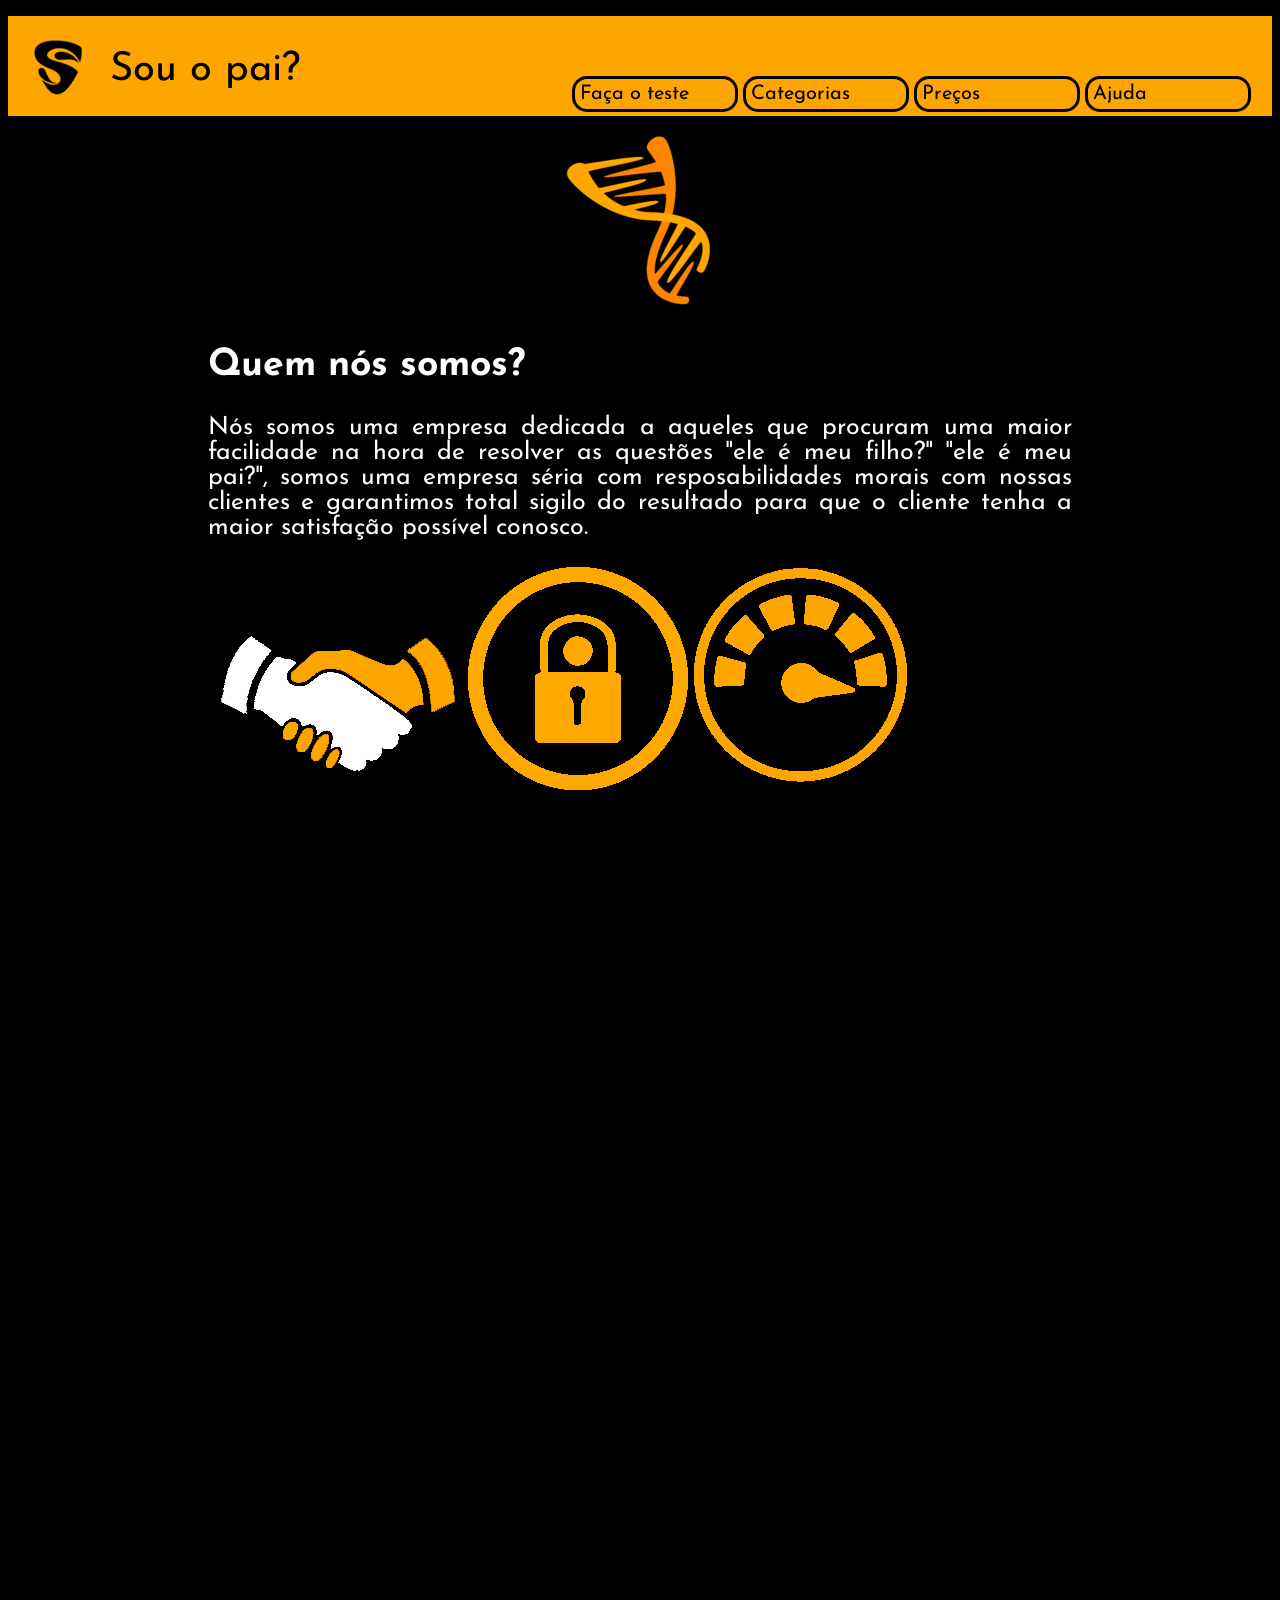
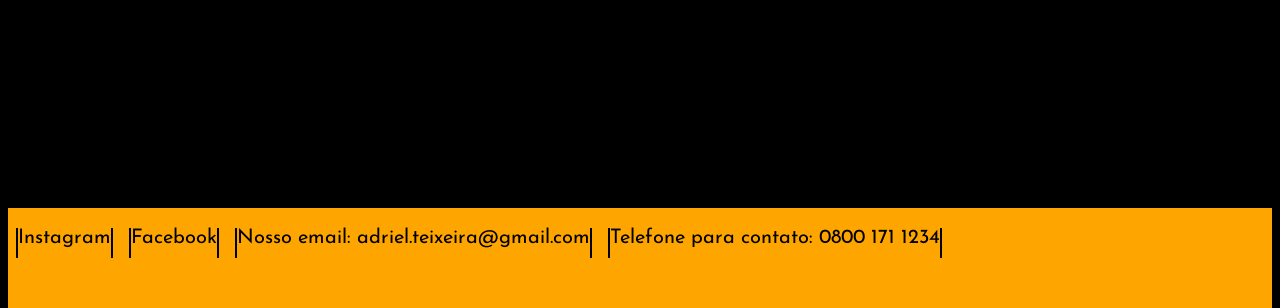
<file: paginainicial.html>
<!DOCTYPE html>
<html>
<head>
	<link href="https://fonts.googleapis.com/css?family=Josefin+Sans&display=swap" rel="stylesheet">
	<meta content="width=device-width, initial-scale=1" name="viewport" />
	<meta charset="utf-8">
	<title>Sou o pai?</title>
	<link rel="stylesheet" type="text/css" href="stilo.css">
</head>
<body>
	<header>
		<div id="cabeçalho"> <a href="paginainicial.html"><img id="a1" src="./resources/logotipo.png"></a>
			<a href="paginainicial.html" style=" text-decoration: none;text-decoration-color: none; color: black;"><p id="titulo">Sou o pai?</p></a>
			<nav>
				<ul id="tit">
					<a href=""><li class="lis">Ajuda</li></a>
					<a href=""><li class="lis">Preços</li></a>
					<a href=""><li class="lis">Categorias</li></a>
					<a href="teste.html"><li class="lis">Faça o teste</li></a>
				</ul>
			</nav>
		</div>
	</header>
	
	<section>
		<img src="meio_sf.png" id="logomeio">
		<h2>Quem nós somos?</h2>
		<p>   Nós somos uma empresa dedicada a aqueles que procuram uma maior facilidade na hora de resolver as questões "ele é meu filho?" "ele é meu pai?", somos uma empresa séria com resposabilidades morais com nossas clientes e garantimos total sigilo do resultado para que o cliente tenha a maior satisfação possível conosco. </p>
	</section>
	<section id="img">
			<table>
				<td>
					<tr class="aff"><a href=""><img src="compromisso.png" class="image"></a></tr>
					<tr class="aff"><a href=""><img src="segurança.png" class="image"></a></tr>
					<tr class="aff"><a href=""><img src="velocidade.png" class="image"></a></tr>
				</td>
			</table>


	</section>
	<footer >
		<a href="https://www.instagram.com/4driel.t/"><p class="pe">Instagram</p></a>
		<a href="https://www.facebook.com/adriel.teixeira.754">
		<p class="pe">Facebook</p></a>
		<p class="pe">Nosso email: adriel.teixeira@gmail.com</p>
		<p class="pe">Telefone para contato: 0800 171 1234</p>
	</footer>
 </body>
</html>
</file>
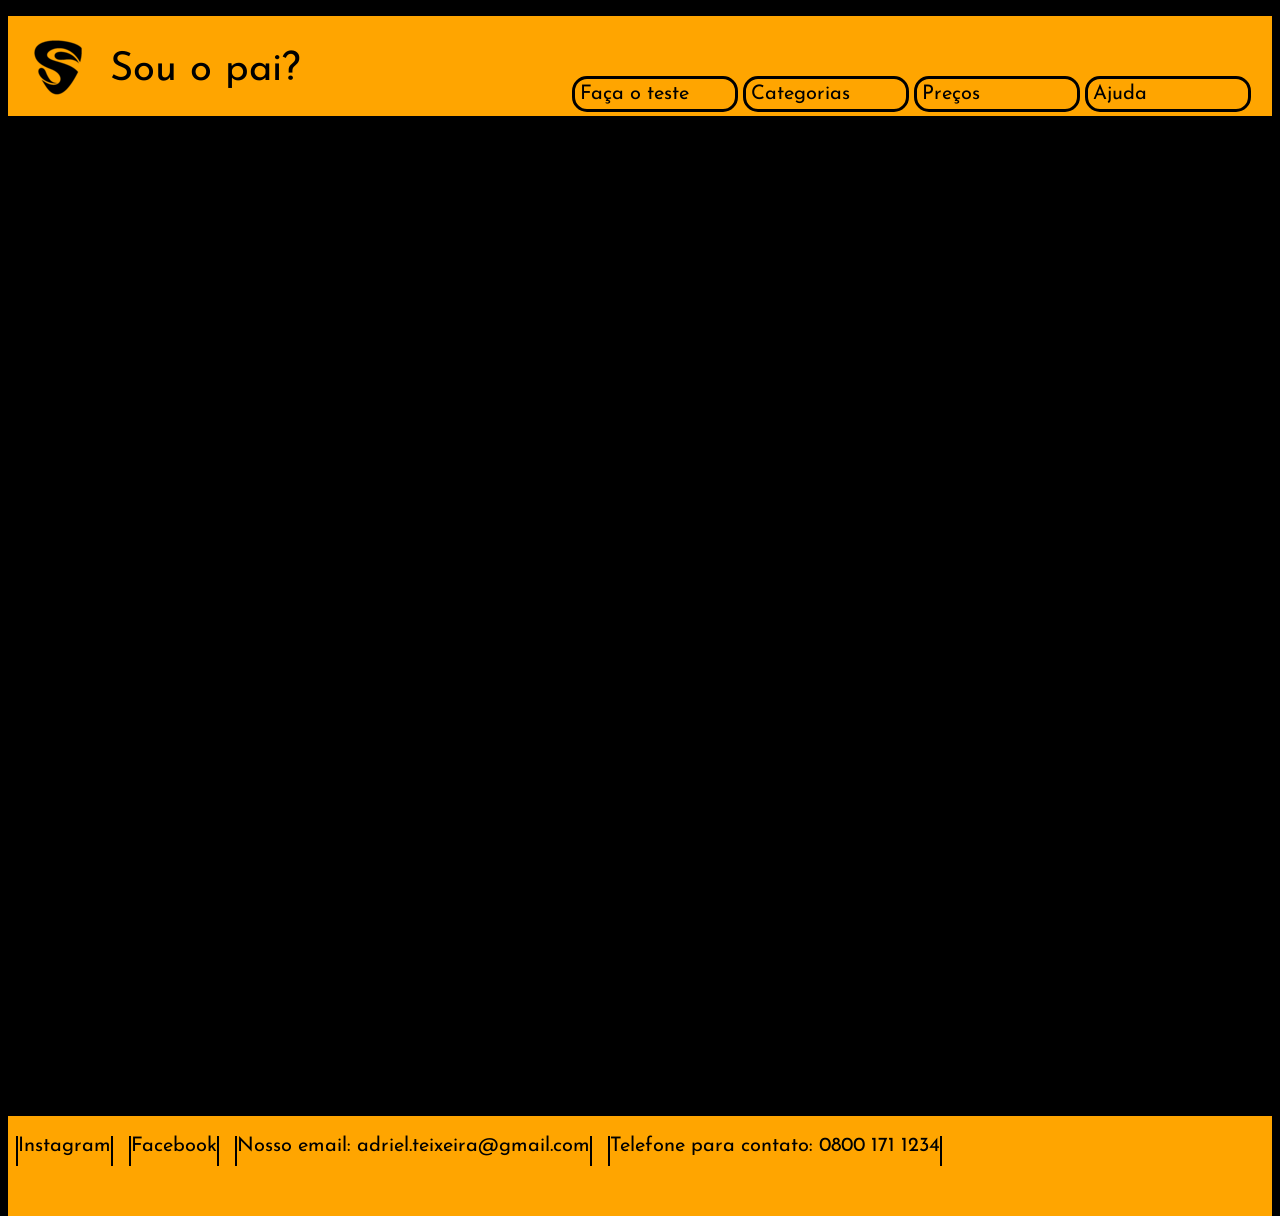
<file: resultado.html>
<!DOCTYPE html>
<html>
<head>
	<link href="https://fonts.googleapis.com/css?family=Josefin+Sans&display=swap" rel="stylesheet">
	<meta content="width=device-width, initial-scale=1" name="viewport" />
	<meta charset="utf-8">
	<title>Sou o pai?</title>
	<link rel="stylesheet" type="text/css" href="stilo.css">
</head>
<body>
	<header>
		<div id="cabeçalho"> <a href="paginainicial.html"><img id="a1" src="./resources/logotipo.png"></a>
			<a href="paginainicial.html" style=" text-decoration: none;text-decoration-color: none; color: black;"><p id="titulo">Sou o pai?</p></a>
			<nav>
				<ul id="tit">
					<a href=""><li class="lis">Ajuda</li></a>
					<a href=""><li class="lis">Preços</li></a>
					<a href=""><li class="lis">Categorias</li></a>
		  <a href="teste.html"><li class="lis">Faça o teste</li></a>
				</ul>
			</nav>
		</div>
	</header>
	
	<section>
		<p id="par" style="color: white;"></p>
	</section>
	
	<footer >
		<a href="https://www.pictame.com/user/adriel_teixeira17/5668506343"><p class="pe">Instagram</p></a>
		<a href="https://www.facebook.com/adriel.teixeira.754">
		<p class="pe">Facebook</p></a>
		<p class="pe">Nosso email: adriel.teixeira@gmail.com</p>
		<p class="pe">Telefone para contato: 0800 171 1234</p>
	</footer>
 </body>
</html>
</file>
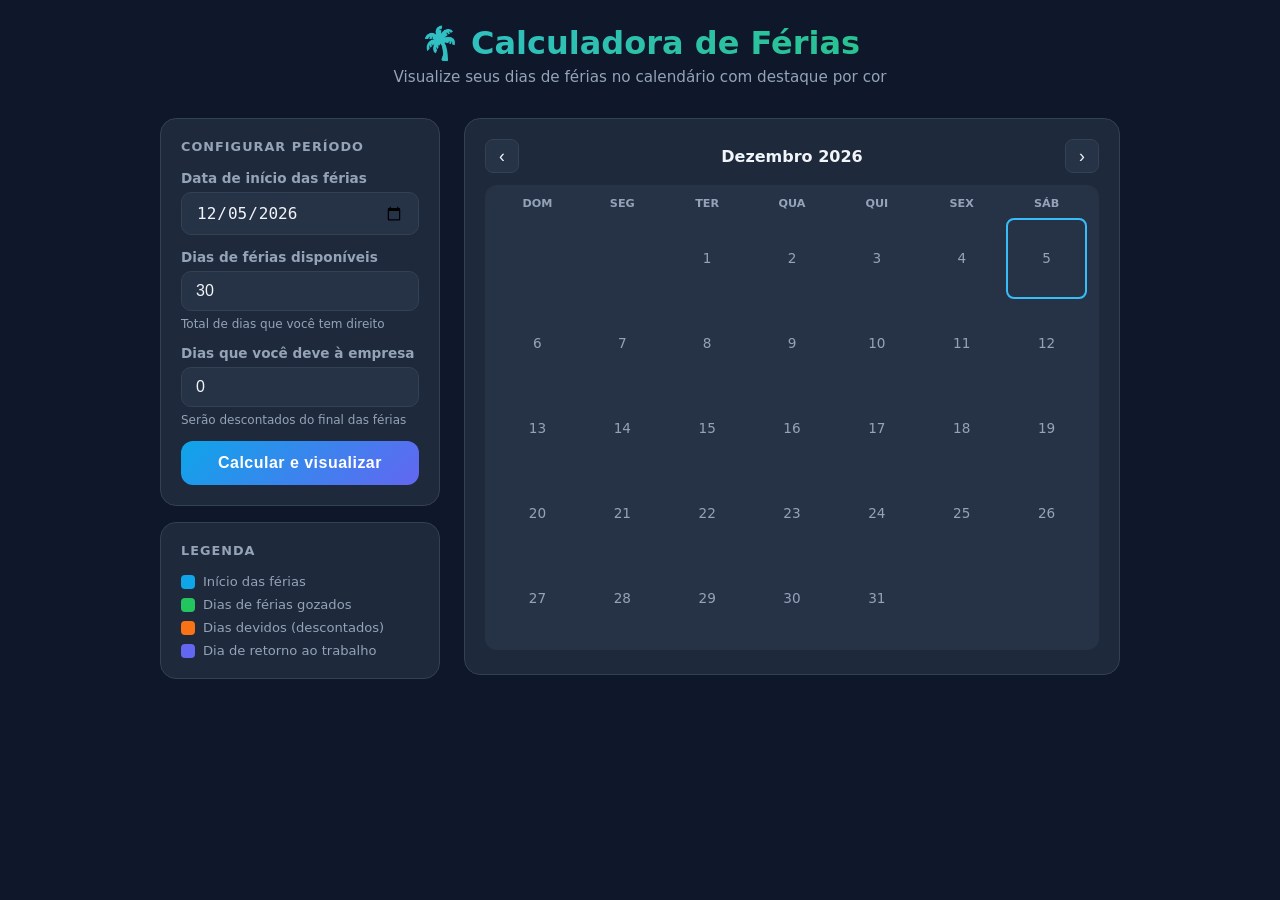
<file: temp.html>
<!DOCTYPE html>
<html lang="pt-BR">
<head>
<meta charset="UTF-8">
<meta name="viewport" content="width=device-width, initial-scale=1.0">
<title>Calculadora de Férias</title>
<style>
  *, *::before, *::after { margin: 0; padding: 0; box-sizing: border-box; }

  :root {
    --vacation: #22c55e;
    --vacation-light: #dcfce7;
    --owed: #f97316;
    --owed-light: #ffedd5;
    --return: #6366f1;
    --return-light: #e0e7ff;
    --start: #0ea5e9;
    --start-light: #e0f2fe;
    --bg: #0f172a;
    --card: #1e293b;
    --card2: #263347;
    --text: #f1f5f9;
    --muted: #94a3b8;
    --border: #334155;
    --accent: #38bdf8;
  }

  body {
    background: var(--bg);
    color: var(--text);
    font-family: 'Segoe UI', system-ui, sans-serif;
    min-height: 100vh;
    padding: 24px 16px 48px;
  }

  .page-header {
    text-align: center;
    margin-bottom: 32px;
  }
  .page-header h1 {
    font-size: 2rem;
    font-weight: 800;
    background: linear-gradient(135deg, #38bdf8, #22c55e);
    -webkit-background-clip: text;
    -webkit-text-fill-color: transparent;
    background-clip: text;
  }
  .page-header p {
    color: var(--muted);
    margin-top: 6px;
    font-size: .95rem;
  }

  .layout {
    display: flex;
    gap: 24px;
    max-width: 960px;
    margin: 0 auto;
    align-items: flex-start;
    flex-wrap: wrap;
  }

  /* ── PANEL ESQUERDO ── */
  .panel-left {
    flex: 0 0 280px;
    display: flex;
    flex-direction: column;
    gap: 16px;
  }

  .card {
    background: var(--card);
    border: 1px solid var(--border);
    border-radius: 16px;
    padding: 20px;
  }

  .card h2 {
    font-size: .8rem;
    text-transform: uppercase;
    letter-spacing: .08em;
    color: var(--muted);
    margin-bottom: 16px;
  }

  .field { display: flex; flex-direction: column; gap: 6px; margin-bottom: 14px; }
  .field label { font-size: .85rem; color: var(--muted); font-weight: 600; }

  .field input[type="date"],
  .field input[type="number"] {
    background: var(--card2);
    border: 1px solid var(--border);
    color: var(--text);
    border-radius: 10px;
    padding: 10px 14px;
    font-size: 1rem;
    width: 100%;
    outline: none;
    transition: border-color .2s;
  }
  .field input:focus { border-color: var(--accent); }
  .field input[type="number"] { -moz-appearance: textfield; }
  .field input[type="number"]::-webkit-inner-spin-button { display: none; }

  .field .hint {
    font-size: .75rem;
    color: var(--muted);
  }

  .btn-calc {
    width: 100%;
    padding: 13px;
    border: none;
    border-radius: 12px;
    background: linear-gradient(135deg, #0ea5e9, #6366f1);
    color: #fff;
    font-size: 1rem;
    font-weight: 700;
    cursor: pointer;
    transition: opacity .2s, transform .1s;
    letter-spacing: .03em;
  }
  .btn-calc:hover { opacity: .88; }
  .btn-calc:active { transform: scale(.98); }

  /* ── LEGEND ── */
  .legend { display: flex; flex-direction: column; gap: 8px; }
  .legend-item { display: flex; align-items: center; gap: 8px; font-size: .82rem; color: var(--muted); }
  .dot {
    width: 14px; height: 14px; border-radius: 4px; flex-shrink: 0;
  }

  /* ── RESULT CARDS ── */
  .result-cards {
    display: grid;
    grid-template-columns: 1fr 1fr;
    gap: 10px;
  }
  .rcard {
    border-radius: 12px;
    padding: 14px 16px;
    display: flex;
    flex-direction: column;
    gap: 4px;
  }
  .rcard .rc-label { font-size: .72rem; font-weight: 700; text-transform: uppercase; letter-spacing: .07em; opacity: .7; }
  .rcard .rc-value { font-size: 1.05rem; font-weight: 800; }
  .rcard .rc-sub { font-size: .75rem; opacity: .65; }
  .rcard.green  { background: var(--vacation-light); color: #166534; }
  .rcard.orange { background: var(--owed-light);     color: #9a3412; }
  .rcard.indigo { background: var(--return-light);   color: #3730a3; }
  .rcard.sky    { background: var(--start-light);    color: #075985; }

  /* ── PAINEL DIREITO ── */
  .panel-right { flex: 1 1 400px; }

  .calendar-wrap {
    display: flex;
    flex-direction: column;
    gap: 20px;
  }

  .cal-nav {
    display: flex;
    align-items: center;
    justify-content: space-between;
    margin-bottom: 12px;
  }
  .cal-nav button {
    background: var(--card2);
    border: 1px solid var(--border);
    color: var(--text);
    border-radius: 8px;
    width: 34px; height: 34px;
    font-size: 1.1rem;
    cursor: pointer;
    transition: background .2s;
  }
  .cal-nav button:hover { background: var(--border); }
  .cal-nav .cal-title { font-weight: 700; font-size: 1rem; }

  .cal-grid {
    display: grid;
    grid-template-columns: repeat(7, 1fr);
    gap: 4px;
  }
  .cal-dow {
    text-align: center;
    font-size: .7rem;
    font-weight: 700;
    color: var(--muted);
    padding-bottom: 4px;
    text-transform: uppercase;
  }
  .cal-day {
    aspect-ratio: 1;
    display: flex;
    align-items: center;
    justify-content: center;
    border-radius: 8px;
    font-size: .85rem;
    font-weight: 500;
    cursor: default;
    transition: background .15s;
    position: relative;
  }
  .cal-day.empty { background: transparent; }
  .cal-day.today { outline: 2px solid var(--accent); outline-offset: -2px; }
  .cal-day.normal { color: var(--muted); }
  .cal-day.normal:hover { background: var(--card2); }

  /* vacation range */
  .cal-day.vac-start {
    background: var(--start);
    color: #fff;
    border-radius: 10px;
    font-weight: 800;
  }
  .cal-day.vac-mid {
    background: var(--vacation);
    color: #fff;
    border-radius: 4px;
  }
  .cal-day.vac-end {
    background: var(--vacation);
    color: #fff;
    border-radius: 10px;
    font-weight: 800;
    outline: 3px solid #16a34a;
    outline-offset: -3px;
  }
  /* owed days  */
  .cal-day.owed-mid {
    background: var(--owed);
    color: #fff;
    border-radius: 4px;
  }
  .cal-day.owed-end {
    background: var(--owed);
    color: #fff;
    border-radius: 10px;
    font-weight: 800;
    outline: 3px solid #c2410c;
    outline-offset: -3px;
  }
  /* return day */
  .cal-day.return-day {
    background: var(--return);
    color: #fff;
    border-radius: 10px;
    font-weight: 800;
    box-shadow: 0 0 0 3px rgba(99,102,241,.45);
  }

  /* tooltip badge */
  .cal-day[data-tip]::after {
    content: attr(data-tip);
    position: absolute;
    bottom: calc(100% + 6px);
    left: 50%;
    transform: translateX(-50%);
    background: #0f172a;
    color: #fff;
    font-size: .65rem;
    white-space: nowrap;
    padding: 3px 7px;
    border-radius: 6px;
    pointer-events: none;
    opacity: 0;
    transition: opacity .15s;
    z-index: 10;
    border: 1px solid var(--border);
  }
  .cal-day[data-tip]:hover::after { opacity: 1; }

  .results-hidden { display: none; }

  @media (max-width: 660px) {
    .layout { flex-direction: column; }
    .panel-left { flex: 1 1 100%; }
    .result-cards { grid-template-columns: 1fr 1fr; }
  }
</style>
</head>
<body>

<div class="page-header">
  <h1>🌴 Calculadora de Férias</h1>
  <p>Visualize seus dias de férias no calendário com destaque por cor</p>
</div>

<div class="layout">

  <!-- ══ PAINEL ESQUERDO ══ -->
  <div class="panel-left">

    <div class="card">
      <h2>Configurar período</h2>

      <div class="field">
        <label>Data de início das férias</label>
        <input type="date" id="inicio">
      </div>

      <div class="field">
        <label>Dias de férias disponíveis</label>
        <input type="number" id="ferias" value="30" min="1" max="365">
        <span class="hint">Total de dias que você tem direito</span>
      </div>

      <div class="field">
        <label>Dias que você deve à empresa</label>
        <input type="number" id="deve" value="0" min="0">
        <span class="hint">Serão descontados do final das férias</span>
      </div>

      <button class="btn-calc" onclick="calcular()">Calcular e visualizar</button>
    </div>

    <!-- Resultados -->
    <div class="card results-hidden" id="resultados-card">
      <h2>Resumo</h2>
      <div class="result-cards">
        <div class="rcard sky">
          <span class="rc-label">Início</span>
          <span class="rc-value" id="r-inicio">—</span>
          <span class="rc-sub">primeiro dia</span>
        </div>
        <div class="rcard green">
          <span class="rc-label">Dias gozados</span>
          <span class="rc-value" id="r-liquido">—</span>
          <span class="rc-sub">dias em casa</span>
        </div>
        <div class="rcard orange">
          <span class="rc-label">Dias devidos</span>
          <span class="rc-value" id="r-deve">—</span>
          <span class="rc-sub">descontados</span>
        </div>
        <div class="rcard indigo">
          <span class="rc-label">Retorno</span>
          <span class="rc-value" id="r-volta">—</span>
          <span class="rc-sub">volta ao trabalho</span>
        </div>
      </div>
    </div>

    <!-- Legenda -->
    <div class="card">
      <h2>Legenda</h2>
      <div class="legend">
        <div class="legend-item"><div class="dot" style="background:var(--start)"></div> Início das férias</div>
        <div class="legend-item"><div class="dot" style="background:var(--vacation)"></div> Dias de férias gozados</div>
        <div class="legend-item"><div class="dot" style="background:var(--owed)"></div> Dias devidos (descontados)</div>
        <div class="legend-item"><div class="dot" style="background:var(--return)"></div> Dia de retorno ao trabalho</div>
      </div>
    </div>

  </div>

  <!-- ══ PAINEL DIREITO – CALENDÁRIOS ══ -->
  <div class="panel-right">
    <div class="card">
      <div class="cal-nav">
        <button onclick="mudarMes(-1)">&#8249;</button>
        <span class="cal-title" id="cal-titulo"></span>
        <button onclick="mudarMes(1)">&#8250;</button>
      </div>
      <div id="cal-container" class="calendar-wrap"></div>
    </div>
  </div>

</div>

<script>
  // ── Estado global ──────────────────────────────────────────
  let mesAtual = new Date();
  mesAtual.setDate(1);

  let vacStart  = null; // Date: primeiro dia
  let vacEnd    = null; // Date: último dia gozado (inclusive)
  let owedStart = null; // Date: primeiro dia devolvido
  let owedEnd   = null; // Date: último dia devolvido (inclusive)
  let retDay    = null; // Date: dia de retorno

  const MESES = ['Janeiro','Fevereiro','Março','Abril','Maio','Junho',
                 'Julho','Agosto','Setembro','Outubro','Novembro','Dezembro'];
  const DIAS_SEMANA = ['Dom','Seg','Ter','Qua','Qui','Sex','Sáb'];

  // ── Utilitários ───────────────────────────────────────────
  function toDate(str) {
    // "YYYY-MM-DD" → Date sem fuso horário
    const [y,m,d] = str.split('-').map(Number);
    return new Date(y, m-1, d);
  }
  function addDays(date, n) {
    const d = new Date(date);
    d.setDate(d.getDate() + n);
    return d;
  }
  function sameDay(a, b) {
    return a.getFullYear()===b.getFullYear() &&
           a.getMonth()===b.getMonth() &&
           a.getDate()===b.getDate();
  }
  function fmt(d) {
    return d.toLocaleDateString('pt-BR', {day:'2-digit', month:'2-digit', year:'numeric'});
  }
  function fmtShort(d) {
    return d.toLocaleDateString('pt-BR', {day:'2-digit', month:'short'});
  }

  // ── Cálculo ───────────────────────────────────────────────
  function calcular() {
    const inicioVal = document.getElementById('inicio').value;
    if (!inicioVal) { alert('Escolha a data de início.'); return; }

    const diasFerias  = parseInt(document.getElementById('ferias').value) || 0;
    const diasDevendo = parseInt(document.getElementById('deve').value)  || 0;

    if (diasDevendo > diasFerias) {
      alert('Os dias devidos não podem ser maiores que os dias de férias.');
      return;
    }
    if (diasFerias < 1) { alert('Informe ao menos 1 dia de férias.'); return; }

    vacStart  = toDate(inicioVal);
    const diasGozados = diasFerias - diasDevendo;

    // último dia em casa (inclusive)
    vacEnd    = addDays(vacStart, diasGozados - 1);

    // dias devidos começa logo após vacEnd
    if (diasDevendo > 0) {
      owedStart = addDays(vacStart, diasGozados);
      owedEnd   = addDays(vacStart, diasFerias - 1);
    } else {
      owedStart = null;
      owedEnd   = null;
    }

    // retorno = dia após owedEnd (ou dia após vacEnd se não há dias devidos)
    retDay = addDays(vacStart, diasFerias);

    // Preencher cards
    document.getElementById('r-inicio').textContent = fmt(vacStart);
    document.getElementById('r-liquido').textContent = diasGozados + ' dias';
    document.getElementById('r-deve').textContent = diasDevendo > 0 ? diasDevendo + ' dias' : '0 dias';
    document.getElementById('r-volta').textContent = fmt(retDay);
    document.getElementById('resultados-card').classList.remove('results-hidden');

    // Navegar para o mês de início
    mesAtual = new Date(vacStart.getFullYear(), vacStart.getMonth(), 1);
    renderCalendarios();
  }

  // ── Navegação de mês ──────────────────────────────────────
  function mudarMes(delta) {
    mesAtual.setMonth(mesAtual.getMonth() + delta);
    renderCalendarios();
  }

  // ── Renderização ──────────────────────────────────────────
  function getDayClass(date) {
    if (!vacStart) return 'normal';

    if (sameDay(date, vacStart)) return 'vac-start';
    if (retDay && sameDay(date, retDay)) return 'return-day';

    if (owedStart && owedEnd) {
      if (date >= owedStart && date < owedEnd) return 'owed-mid';
      if (sameDay(date, owedEnd)) return 'owed-end';
    }

    if (vacEnd && date > vacStart && date < vacEnd) return 'vac-mid';
    if (vacEnd && sameDay(date, vacEnd)) return 'vac-end';

    return 'normal';
  }

  function getDayTip(cls, date) {
    if (cls === 'vac-start')  return 'Início das férias';
    if (cls === 'vac-end')    return 'Último dia de férias';
    if (cls === 'owed-end')   return 'Último dia descontado';
    if (cls === 'return-day') return 'Volta ao trabalho';
    return null;
  }

  function buildMonth(year, month) {
    const wrap = document.createElement('div');

    // grade
    const grid = document.createElement('div');
    grid.className = 'cal-grid';

    // cabeçalho dias da semana
    DIAS_SEMANA.forEach(d => {
      const el = document.createElement('div');
      el.className = 'cal-dow';
      el.textContent = d;
      grid.appendChild(el);
    });

    const firstDay = new Date(year, month, 1).getDay();
    const daysInMonth = new Date(year, month + 1, 0).getDate();
    const today = new Date();

    // espaços vazios
    for (let i = 0; i < firstDay; i++) {
      const el = document.createElement('div');
      el.className = 'cal-day empty';
      grid.appendChild(el);
    }

    for (let d = 1; d <= daysInMonth; d++) {
      const date = new Date(year, month, d);
      const cls  = getDayClass(date);

      const el = document.createElement('div');
      el.className = 'cal-day ' + cls;
      el.textContent = d;

      if (sameDay(date, today)) el.classList.add('today');

      const tip = getDayTip(cls, date);
      if (tip) el.setAttribute('data-tip', tip);

      grid.appendChild(el);
    }

    wrap.appendChild(grid);
    return wrap;
  }

  function renderCalendarios() {
    const container = document.getElementById('cal-container');
    container.innerHTML = '';

    // Quantos meses mostrar: se vacStart definido, mostra do mês do inicio até o mês do retorno (max 4)
    let meses = [];
    if (vacStart && retDay) {
      let cur = new Date(mesAtual.getFullYear(), mesAtual.getMonth(), 1);
      const limit = new Date(retDay.getFullYear(), retDay.getMonth(), 1);
      while (cur <= limit && meses.length < 4) {
        meses.push({ y: cur.getFullYear(), m: cur.getMonth() });
        cur.setMonth(cur.getMonth() + 1);
      }
      if (meses.length === 0) meses.push({ y: mesAtual.getFullYear(), m: mesAtual.getMonth() });
    } else {
      meses = [{ y: mesAtual.getFullYear(), m: mesAtual.getMonth() }];
    }

    // Atualiza título com range
    const primeiro = meses[0];
    const ultimo   = meses[meses.length - 1];
    const tituloEl = document.getElementById('cal-titulo');
    if (meses.length === 1) {
      tituloEl.textContent = MESES[primeiro.m] + ' ' + primeiro.y;
    } else {
      tituloEl.textContent =
        MESES[primeiro.m].substring(0,3) + ' ' + primeiro.y +
        ' — ' +
        MESES[ultimo.m].substring(0,3) + ' ' + ultimo.y;
    }

    meses.forEach(({ y, m }) => {
      // sub-título do mês (quando múltiplos meses)
      if (meses.length > 1) {
        const lbl = document.createElement('div');
        lbl.style.cssText = 'font-size:.8rem;font-weight:700;color:var(--muted);text-transform:uppercase;letter-spacing:.06em;margin-bottom:6px;margin-top:8px;';
        lbl.textContent = MESES[m] + ' ' + y;
        container.appendChild(lbl);
      }

      const separator = document.createElement('div');
      separator.style.cssText = 'background:var(--card2);border-radius:12px;padding:12px;margin-bottom:4px;';
      separator.appendChild(buildMonth(y, m));
      container.appendChild(separator);
    });
  }

  // ── Init ─────────────────────────────────────────────────
  // Pré-preenche data de hoje
  const hoje = new Date();
  const pad = n => String(n).padStart(2,'0');
  document.getElementById('inicio').value =
    hoje.getFullYear() + '-' + pad(hoje.getMonth()+1) + '-' + pad(hoje.getDate());

  renderCalendarios();
</script>

</body>
</html>
</file>
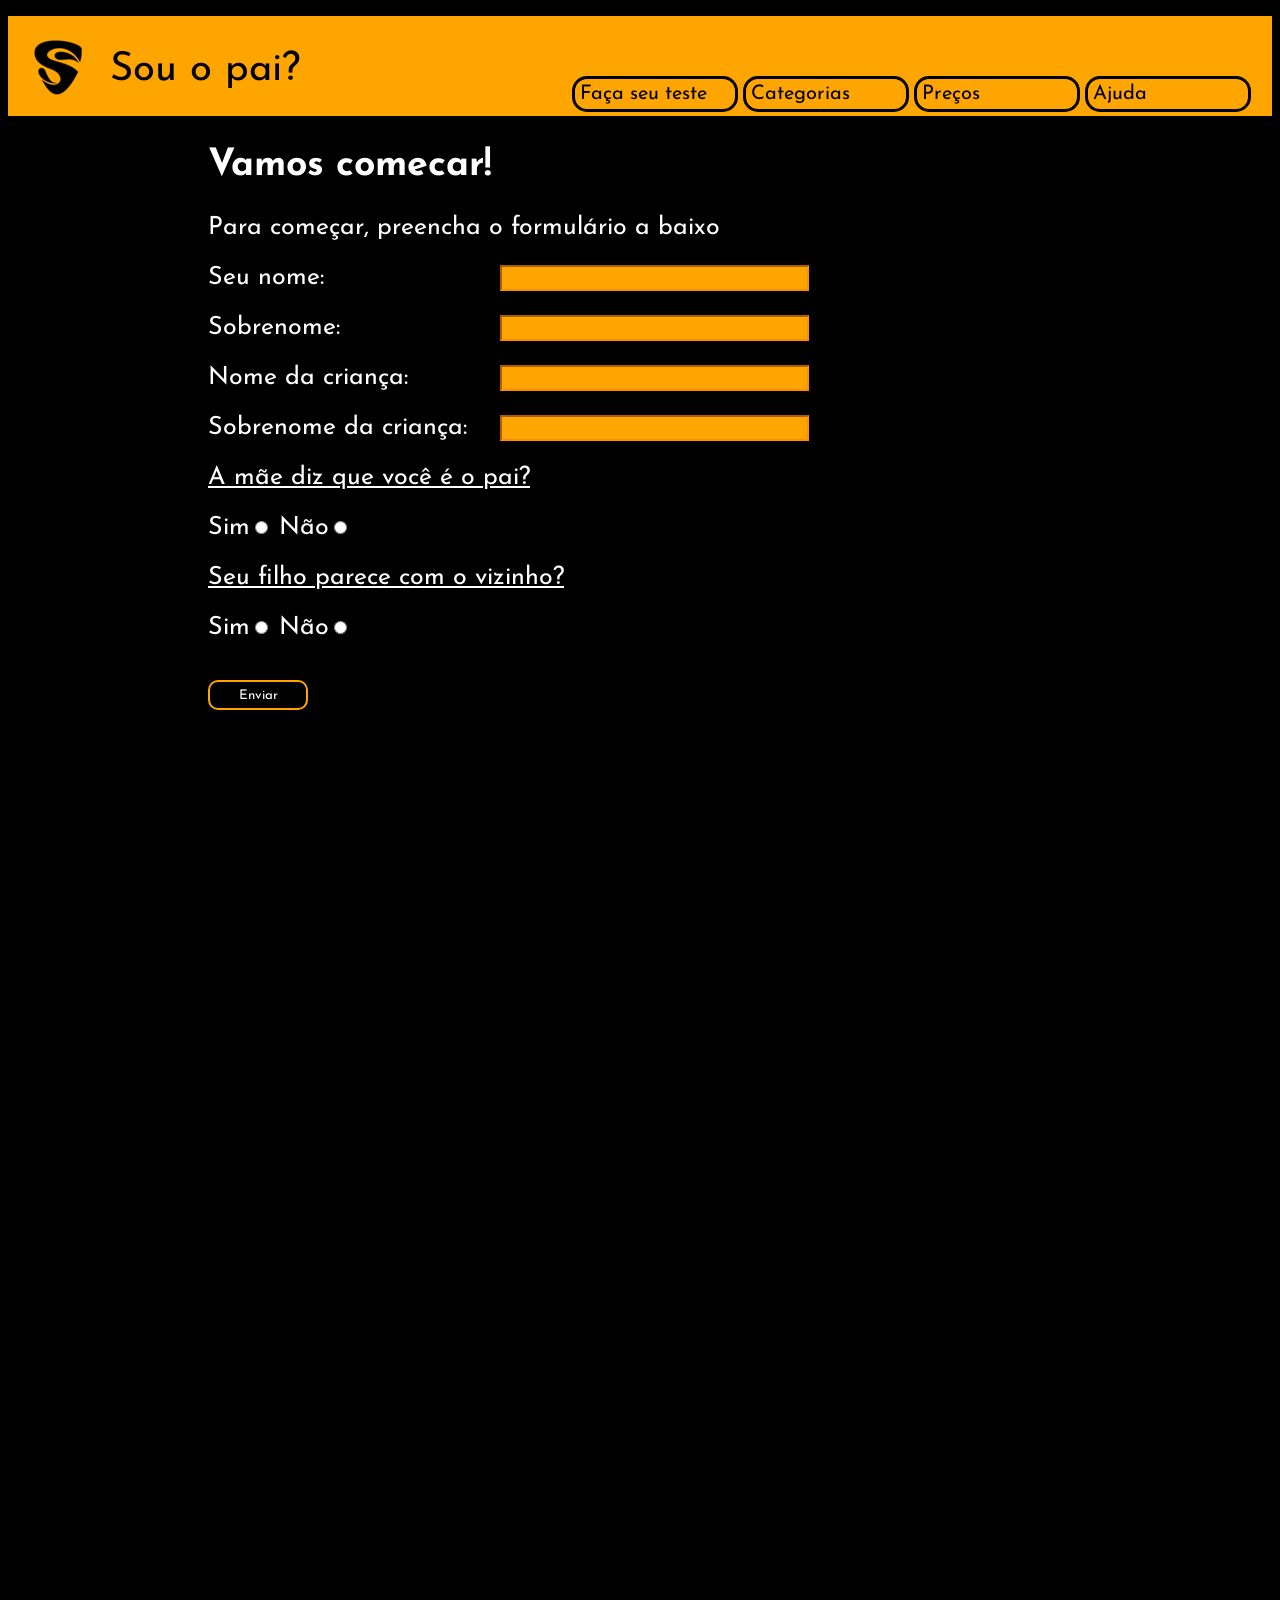
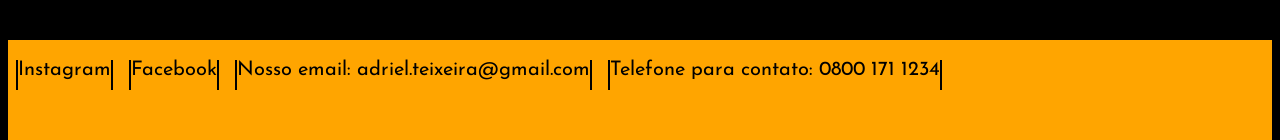
<file: teste.html>
<!DOCTYPE html>
<html>
<head>
	<link href="https://fonts.googleapis.com/css?family=Josefin+Sans&display=swap" rel="stylesheet">
	<meta charset="utf-8">
	<title>Sou o pai?</title>
	<link rel="stylesheet" type="text/css" href="stilo.css">
	<script type="text/javascript" src="formulario.js"></script>

</head>
<body>
	<header>
		<div id="cabeçalho"> <a href="paginainicial.html"><img id="a1" src="./resources/logotipo.png"></a>
			<a href="paginainicial.html" style=" text-decoration: none;text-decoration-color: none; color: black;"><p id="titulo">Sou o pai?</p></a>
			<nav>
				<ul id="tit">
					<a href=""><li class="lis">Ajuda</li></a>
					<a href=""><li class="lis">Preços</li></a>
					<a href=""><li class="lis">Categorias</li></a>
					<a href="teste.html"><li class="lis">Faça seu teste</li></a>
				</ul>
			</nav>
		</div>
	</header>
	
	<section>
		<h1>Vamos comecar!</h1>
		<p>Para começar, preencha o formulário a baixo</p>
		<form>
			
			<label>Seu nome: <input class="input" type="text" name="nome" id="a"></label>
			</p>

			<p>
			<label>Sobrenome: <input class="input" type="text" name="Sobrenome" id="b"></label>
			</p>

			<p>
			<label>Nome da criança: <input class="input" type="text" name="ncrianca" id="c">
			</label>
			</p>

			<p>
			<label>Sobrenome da criança: <input class="input" type="text" name="scriança" id="d">
			</label>
			</p>
		
			<p><u>A mãe diz que você é o pai?</u></p>
			<label>Sim<input type="radio" name="r1" id="e" ></label>
			<label>Não<input type="radio" name="r1" id="f" ></label>
			<p><u>Seu filho parece com o vizinho?</u></p>
			<label>Sim<input type="radio" name="r2" id="g"></label>
			<label>Não<input type="radio" name="r2" id="i"></label>

			<input type="button" name="enviar" value="Enviar" 
			id="botao" onclick="env()">

			

		</form>
		
	</section>
	<section>
		<img id="ratinho" src="ratinho.jpg">
		<p id="par">/p>
	</section>
	<footer >
		<a href="https://www.pictame.com/user/adriel_teixeira17/5668506343"><p class="pe">Instagram</p></a>
		<a href="https://www.facebook.com/adriel.teixeira.754">
		<p class="pe">Facebook</p></a>
		<p class="pe">Nosso email: adriel.teixeira@gmail.com</p>
		<p class="pe">Telefone para contato: 0800 171 1234</p>
	</footer>
		
 </body>
</html>
</file>
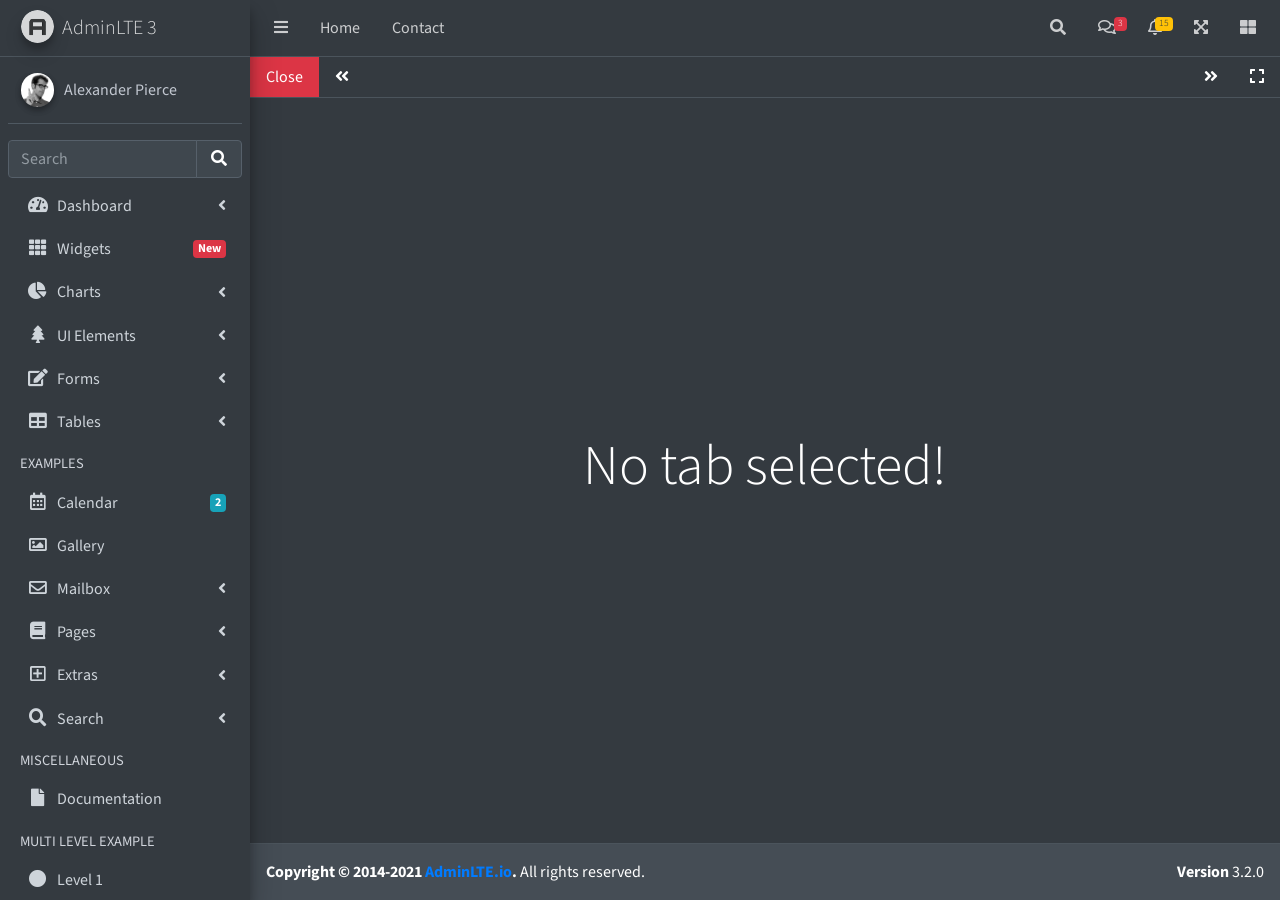
<file: adminlte/iframe-dark.html>
<!DOCTYPE html>
<html lang="en">
<head>
  <meta charset="utf-8">
  <meta name="viewport" content="width=device-width, initial-scale=1">
  <title>AdminLTE 3 | Tabbed IFrames</title>

  <!-- Google Font: Source Sans Pro -->
  <link rel="stylesheet" href="https://fonts.googleapis.com/css?family=Source+Sans+Pro:300,400,400i,700&display=fallback">
  <!-- Font Awesome -->
  <link rel="stylesheet" href="plugins/fontawesome-free/css/all.min.css">
  <!-- Theme style -->
  <link rel="stylesheet" href="dist/css/adminlte.min.css">
  <!-- overlayScrollbars -->
  <link rel="stylesheet" href="plugins/overlayScrollbars/css/OverlayScrollbars.min.css">
</head>
<body class="hold-transition sidebar-mini layout-fixed dark-mode" data-panel-auto-height-mode="height">
<div class="wrapper">

  <!-- Navbar -->
  <nav class="main-header navbar navbar-expand navbar-dark">
    <!-- Left navbar links -->
    <ul class="navbar-nav">
      <li class="nav-item">
        <a class="nav-link" data-widget="pushmenu" href="#" role="button"><i class="fas fa-bars"></i></a>
      </li>
      <li class="nav-item d-none d-sm-inline-block">
        <a href="index3.html" class="nav-link">Home</a>
      </li>
      <li class="nav-item d-none d-sm-inline-block">
        <a href="#" class="nav-link">Contact</a>
      </li>
    </ul>

    <!-- Right navbar links -->
    <ul class="navbar-nav ml-auto">
      <!-- Navbar Search -->
      <li class="nav-item">
        <a class="nav-link" data-widget="navbar-search" href="#" role="button">
          <i class="fas fa-search"></i>
        </a>
        <div class="navbar-search-block">
          <form class="form-inline">
            <div class="input-group input-group-sm">
              <input class="form-control form-control-navbar" type="search" placeholder="Search" aria-label="Search">
              <div class="input-group-append">
                <button class="btn btn-navbar" type="submit">
                  <i class="fas fa-search"></i>
                </button>
                <button class="btn btn-navbar" type="button" data-widget="navbar-search">
                  <i class="fas fa-times"></i>
                </button>
              </div>
            </div>
          </form>
        </div>
      </li>

      <!-- Messages Dropdown Menu -->
      <li class="nav-item dropdown">
        <a class="nav-link" data-toggle="dropdown" href="#">
          <i class="far fa-comments"></i>
          <span class="badge badge-danger navbar-badge">3</span>
        </a>
        <div class="dropdown-menu dropdown-menu-lg dropdown-menu-right">
          <a href="#" class="dropdown-item">
            <!-- Message Start -->
            <div class="media">
              <img src="dist/img/user1-128x128.jpg" alt="User Avatar" class="img-size-50 mr-3 img-circle">
              <div class="media-body">
                <h3 class="dropdown-item-title">
                  Brad Diesel
                  <span class="float-right text-sm text-danger"><i class="fas fa-star"></i></span>
                </h3>
                <p class="text-sm">Call me whenever you can...</p>
                <p class="text-sm text-muted"><i class="far fa-clock mr-1"></i> 4 Hours Ago</p>
              </div>
            </div>
            <!-- Message End -->
          </a>
          <div class="dropdown-divider"></div>
          <a href="#" class="dropdown-item">
            <!-- Message Start -->
            <div class="media">
              <img src="dist/img/user8-128x128.jpg" alt="User Avatar" class="img-size-50 img-circle mr-3">
              <div class="media-body">
                <h3 class="dropdown-item-title">
                  John Pierce
                  <span class="float-right text-sm text-muted"><i class="fas fa-star"></i></span>
                </h3>
                <p class="text-sm">I got your message bro</p>
                <p class="text-sm text-muted"><i class="far fa-clock mr-1"></i> 4 Hours Ago</p>
              </div>
            </div>
            <!-- Message End -->
          </a>
          <div class="dropdown-divider"></div>
          <a href="#" class="dropdown-item">
            <!-- Message Start -->
            <div class="media">
              <img src="dist/img/user3-128x128.jpg" alt="User Avatar" class="img-size-50 img-circle mr-3">
              <div class="media-body">
                <h3 class="dropdown-item-title">
                  Nora Silvester
                  <span class="float-right text-sm text-warning"><i class="fas fa-star"></i></span>
                </h3>
                <p class="text-sm">The subject goes here</p>
                <p class="text-sm text-muted"><i class="far fa-clock mr-1"></i> 4 Hours Ago</p>
              </div>
            </div>
            <!-- Message End -->
          </a>
          <div class="dropdown-divider"></div>
          <a href="#" class="dropdown-item dropdown-footer">See All Messages</a>
        </div>
      </li>
      <!-- Notifications Dropdown Menu -->
      <li class="nav-item dropdown">
        <a class="nav-link" data-toggle="dropdown" href="#">
          <i class="far fa-bell"></i>
          <span class="badge badge-warning navbar-badge">15</span>
        </a>
        <div class="dropdown-menu dropdown-menu-lg dropdown-menu-right">
          <span class="dropdown-item dropdown-header">15 Notifications</span>
          <div class="dropdown-divider"></div>
          <a href="#" class="dropdown-item">
            <i class="fas fa-envelope mr-2"></i> 4 new messages
            <span class="float-right text-muted text-sm">3 mins</span>
          </a>
          <div class="dropdown-divider"></div>
          <a href="#" class="dropdown-item">
            <i class="fas fa-users mr-2"></i> 8 friend requests
            <span class="float-right text-muted text-sm">12 hours</span>
          </a>
          <div class="dropdown-divider"></div>
          <a href="#" class="dropdown-item">
            <i class="fas fa-file mr-2"></i> 3 new reports
            <span class="float-right text-muted text-sm">2 days</span>
          </a>
          <div class="dropdown-divider"></div>
          <a href="#" class="dropdown-item dropdown-footer">See All Notifications</a>
        </div>
      </li>
      <li class="nav-item">
        <a class="nav-link" data-widget="fullscreen" href="#" role="button">
          <i class="fas fa-expand-arrows-alt"></i>
        </a>
      </li>
      <li class="nav-item">
        <a class="nav-link" data-widget="control-sidebar" data-slide="true" href="#" role="button">
          <i class="fas fa-th-large"></i>
        </a>
      </li>
    </ul>
  </nav>
  <!-- /.navbar -->

  <!-- Main Sidebar Container -->
  <aside class="main-sidebar sidebar-dark-primary elevation-4">
    <!-- Brand Logo -->
    <a href="index3.html" class="brand-link">
      <img src="dist/img/AdminLTELogo.png" alt="AdminLTE Logo" class="brand-image img-circle elevation-3" style="opacity: .8">
      <span class="brand-text font-weight-light">AdminLTE 3</span>
    </a>

    <!-- Sidebar -->
    <div class="sidebar">
      <!-- Sidebar user panel (optional) -->
      <div class="user-panel mt-3 pb-3 mb-3 d-flex">
        <div class="image">
          <img src="dist/img/user2-160x160.jpg" class="img-circle elevation-2" alt="User Image">
        </div>
        <div class="info">
          <a href="#" class="d-block">Alexander Pierce</a>
        </div>
      </div>

      <!-- SidebarSearch Form -->
      <div class="form-inline">
        <div class="input-group" data-widget="sidebar-search">
          <input class="form-control form-control-sidebar" type="search" placeholder="Search" aria-label="Search">
          <div class="input-group-append">
            <button class="btn btn-sidebar">
              <i class="fas fa-search fa-fw"></i>
            </button>
          </div>
        </div>
      </div>

      <!-- Sidebar Menu -->
      <nav class="mt-2">
        <ul class="nav nav-pills nav-sidebar flex-column" data-widget="treeview" role="menu" data-accordion="false">
          <!-- Add icons to the links using the .nav-icon class
               with font-awesome or any other icon font library -->
          <li class="nav-item">
            <a href="#" class="nav-link">
              <i class="nav-icon fas fa-tachometer-alt"></i>
              <p>
                Dashboard
                <i class="right fas fa-angle-left"></i>
              </p>
            </a>
            <ul class="nav nav-treeview">
              <li class="nav-item">
                <a href="./index.html" class="nav-link">
                  <i class="far fa-circle nav-icon"></i>
                  <p>Dashboard v1</p>
                </a>
              </li>
              <li class="nav-item">
                <a href="./index2.html" class="nav-link">
                  <i class="far fa-circle nav-icon"></i>
                  <p>Dashboard v2</p>
                </a>
              </li>
              <li class="nav-item">
                <a href="./index3.html" class="nav-link">
                  <i class="far fa-circle nav-icon"></i>
                  <p>Dashboard v3</p>
                </a>
              </li>
            </ul>
          </li>
          <li class="nav-item">
            <a href="pages/widgets.html" class="nav-link">
              <i class="nav-icon fas fa-th"></i>
              <p>
                Widgets
                <span class="right badge badge-danger">New</span>
              </p>
            </a>
          </li>
          <li class="nav-item">
            <a href="#" class="nav-link">
              <i class="nav-icon fas fa-chart-pie"></i>
              <p>
                Charts
                <i class="right fas fa-angle-left"></i>
              </p>
            </a>
            <ul class="nav nav-treeview">
              <li class="nav-item">
                <a href="pages/charts/chartjs.html" class="nav-link">
                  <i class="far fa-circle nav-icon"></i>
                  <p>ChartJS</p>
                </a>
              </li>
              <li class="nav-item">
                <a href="pages/charts/flot.html" class="nav-link">
                  <i class="far fa-circle nav-icon"></i>
                  <p>Flot</p>
                </a>
              </li>
              <li class="nav-item">
                <a href="pages/charts/inline.html" class="nav-link">
                  <i class="far fa-circle nav-icon"></i>
                  <p>Inline</p>
                </a>
              </li>
            </ul>
          </li>
          <li class="nav-item">
            <a href="#" class="nav-link">
              <i class="nav-icon fas fa-tree"></i>
              <p>
                UI Elements
                <i class="fas fa-angle-left right"></i>
              </p>
            </a>
            <ul class="nav nav-treeview">
              <li class="nav-item">
                <a href="pages/UI/general.html" class="nav-link">
                  <i class="far fa-circle nav-icon"></i>
                  <p>General</p>
                </a>
              </li>
              <li class="nav-item">
                <a href="pages/UI/icons.html" class="nav-link">
                  <i class="far fa-circle nav-icon"></i>
                  <p>Icons</p>
                </a>
              </li>
              <li class="nav-item">
                <a href="pages/UI/buttons.html" class="nav-link">
                  <i class="far fa-circle nav-icon"></i>
                  <p>Buttons</p>
                </a>
              </li>
              <li class="nav-item">
                <a href="pages/UI/sliders.html" class="nav-link">
                  <i class="far fa-circle nav-icon"></i>
                  <p>Sliders</p>
                </a>
              </li>
              <li class="nav-item">
                <a href="pages/UI/modals.html" class="nav-link">
                  <i class="far fa-circle nav-icon"></i>
                  <p>Modals & Alerts</p>
                </a>
              </li>
              <li class="nav-item">
                <a href="pages/UI/navbar.html" class="nav-link">
                  <i class="far fa-circle nav-icon"></i>
                  <p>Navbar & Tabs</p>
                </a>
              </li>
              <li class="nav-item">
                <a href="pages/UI/timeline.html" class="nav-link">
                  <i class="far fa-circle nav-icon"></i>
                  <p>Timeline</p>
                </a>
              </li>
              <li class="nav-item">
                <a href="pages/UI/ribbons.html" class="nav-link">
                  <i class="far fa-circle nav-icon"></i>
                  <p>Ribbons</p>
                </a>
              </li>
            </ul>
          </li>
          <li class="nav-item">
            <a href="#" class="nav-link">
              <i class="nav-icon fas fa-edit"></i>
              <p>
                Forms
                <i class="fas fa-angle-left right"></i>
              </p>
            </a>
            <ul class="nav nav-treeview">
              <li class="nav-item">
                <a href="pages/forms/general.html" class="nav-link">
                  <i class="far fa-circle nav-icon"></i>
                  <p>General Elements</p>
                </a>
              </li>
              <li class="nav-item">
                <a href="pages/forms/advanced.html" class="nav-link">
                  <i class="far fa-circle nav-icon"></i>
                  <p>Advanced Elements</p>
                </a>
              </li>
              <li class="nav-item">
                <a href="pages/forms/editors.html" class="nav-link">
                  <i class="far fa-circle nav-icon"></i>
                  <p>Editors</p>
                </a>
              </li>
              <li class="nav-item">
                <a href="pages/forms/validation.html" class="nav-link">
                  <i class="far fa-circle nav-icon"></i>
                  <p>Validation</p>
                </a>
              </li>
            </ul>
          </li>
          <li class="nav-item">
            <a href="#" class="nav-link">
              <i class="nav-icon fas fa-table"></i>
              <p>
                Tables
                <i class="fas fa-angle-left right"></i>
              </p>
            </a>
            <ul class="nav nav-treeview">
              <li class="nav-item">
                <a href="pages/tables/simple.html" class="nav-link">
                  <i class="far fa-circle nav-icon"></i>
                  <p>Simple Tables</p>
                </a>
              </li>
              <li class="nav-item">
                <a href="pages/tables/data.html" class="nav-link">
                  <i class="far fa-circle nav-icon"></i>
                  <p>DataTables</p>
                </a>
              </li>
              <li class="nav-item">
                <a href="pages/tables/jsgrid.html" class="nav-link">
                  <i class="far fa-circle nav-icon"></i>
                  <p>jsGrid</p>
                </a>
              </li>
            </ul>
          </li>
          <li class="nav-header">EXAMPLES</li>
          <li class="nav-item">
            <a href="pages/calendar.html" class="nav-link">
              <i class="nav-icon far fa-calendar-alt"></i>
              <p>
                Calendar
                <span class="badge badge-info right">2</span>
              </p>
            </a>
          </li>
          <li class="nav-item">
            <a href="pages/gallery.html" class="nav-link">
              <i class="nav-icon far fa-image"></i>
              <p>
                Gallery
              </p>
            </a>
          </li>
          <li class="nav-item">
            <a href="#" class="nav-link">
              <i class="nav-icon far fa-envelope"></i>
              <p>
                Mailbox
                <i class="fas fa-angle-left right"></i>
              </p>
            </a>
            <ul class="nav nav-treeview">
              <li class="nav-item">
                <a href="pages/mailbox/mailbox.html" class="nav-link">
                  <i class="far fa-circle nav-icon"></i>
                  <p>Inbox</p>
                </a>
              </li>
              <li class="nav-item">
                <a href="pages/mailbox/compose.html" class="nav-link">
                  <i class="far fa-circle nav-icon"></i>
                  <p>Compose</p>
                </a>
              </li>
              <li class="nav-item">
                <a href="pages/mailbox/read-mail.html" class="nav-link">
                  <i class="far fa-circle nav-icon"></i>
                  <p>Read</p>
                </a>
              </li>
            </ul>
          </li>
          <li class="nav-item">
            <a href="#" class="nav-link">
              <i class="nav-icon fas fa-book"></i>
              <p>
                Pages
                <i class="fas fa-angle-left right"></i>
              </p>
            </a>
            <ul class="nav nav-treeview">
              <li class="nav-item">
                <a href="pages/examples/invoice.html" class="nav-link">
                  <i class="far fa-circle nav-icon"></i>
                  <p>Invoice</p>
                </a>
              </li>
              <li class="nav-item">
                <a href="pages/examples/profile.html" class="nav-link">
                  <i class="far fa-circle nav-icon"></i>
                  <p>Profile</p>
                </a>
              </li>
              <li class="nav-item">
                <a href="pages/examples/e-commerce.html" class="nav-link">
                  <i class="far fa-circle nav-icon"></i>
                  <p>E-commerce</p>
                </a>
              </li>
              <li class="nav-item">
                <a href="pages/examples/projects.html" class="nav-link">
                  <i class="far fa-circle nav-icon"></i>
                  <p>Projects</p>
                </a>
              </li>
              <li class="nav-item">
                <a href="pages/examples/project-add.html" class="nav-link">
                  <i class="far fa-circle nav-icon"></i>
                  <p>Project Add</p>
                </a>
              </li>
              <li class="nav-item">
                <a href="pages/examples/project-edit.html" class="nav-link">
                  <i class="far fa-circle nav-icon"></i>
                  <p>Project Edit</p>
                </a>
              </li>
              <li class="nav-item">
                <a href="pages/examples/project-detail.html" class="nav-link">
                  <i class="far fa-circle nav-icon"></i>
                  <p>Project Detail</p>
                </a>
              </li>
              <li class="nav-item">
                <a href="pages/examples/contacts.html" class="nav-link">
                  <i class="far fa-circle nav-icon"></i>
                  <p>Contacts</p>
                </a>
              </li>
              <li class="nav-item">
                <a href="pages/examples/faq.html" class="nav-link">
                  <i class="far fa-circle nav-icon"></i>
                  <p>FAQ</p>
                </a>
              </li>
              <li class="nav-item">
                <a href="pages/examples/contact-us.html" class="nav-link">
                  <i class="far fa-circle nav-icon"></i>
                  <p>Contact us</p>
                </a>
              </li>
            </ul>
          </li>
          <li class="nav-item">
            <a href="#" class="nav-link">
              <i class="nav-icon far fa-plus-square"></i>
              <p>
                Extras
                <i class="fas fa-angle-left right"></i>
              </p>
            </a>
            <ul class="nav nav-treeview">
              <li class="nav-item">
                <a href="#" class="nav-link">
                  <i class="far fa-circle nav-icon"></i>
                  <p>
                    Login & Register v1
                    <i class="fas fa-angle-left right"></i>
                  </p>
                </a>
                <ul class="nav nav-treeview">
                  <li class="nav-item">
                    <a href="pages/examples/login.html" class="nav-link">
                      <i class="far fa-circle nav-icon"></i>
                      <p>Login v1</p>
                    </a>
                  </li>
                  <li class="nav-item">
                    <a href="pages/examples/register.html" class="nav-link">
                      <i class="far fa-circle nav-icon"></i>
                      <p>Register v1</p>
                    </a>
                  </li>
                  <li class="nav-item">
                    <a href="pages/examples/forgot-password.html" class="nav-link">
                      <i class="far fa-circle nav-icon"></i>
                      <p>Forgot Password v1</p>
                    </a>
                  </li>
                  <li class="nav-item">
                    <a href="pages/examples/recover-password.html" class="nav-link">
                      <i class="far fa-circle nav-icon"></i>
                      <p>Recover Password v1</p>
                    </a>
                  </li>
                </ul>
              </li>
              <li class="nav-item">
                <a href="#" class="nav-link">
                  <i class="far fa-circle nav-icon"></i>
                  <p>
                    Login & Register v2
                    <i class="fas fa-angle-left right"></i>
                  </p>
                </a>
                <ul class="nav nav-treeview">
                  <li class="nav-item">
                    <a href="pages/examples/login-v2.html" class="nav-link">
                      <i class="far fa-circle nav-icon"></i>
                      <p>Login v2</p>
                    </a>
                  </li>
                  <li class="nav-item">
                    <a href="pages/examples/register-v2.html" class="nav-link">
                      <i class="far fa-circle nav-icon"></i>
                      <p>Register v2</p>
                    </a>
                  </li>
                  <li class="nav-item">
                    <a href="pages/examples/forgot-password-v2.html" class="nav-link">
                      <i class="far fa-circle nav-icon"></i>
                      <p>Forgot Password v2</p>
                    </a>
                  </li>
                  <li class="nav-item">
                    <a href="pages/examples/recover-password-v2.html" class="nav-link">
                      <i class="far fa-circle nav-icon"></i>
                      <p>Recover Password v2</p>
                    </a>
                  </li>
                </ul>
              </li>
              <li class="nav-item">
                <a href="pages/examples/lockscreen.html" class="nav-link">
                  <i class="far fa-circle nav-icon"></i>
                  <p>Lockscreen</p>
                </a>
              </li>
              <li class="nav-item">
                <a href="pages/examples/legacy-user-menu.html" class="nav-link">
                  <i class="far fa-circle nav-icon"></i>
                  <p>Legacy User Menu</p>
                </a>
              </li>
              <li class="nav-item">
                <a href="pages/examples/language-menu.html" class="nav-link">
                  <i class="far fa-circle nav-icon"></i>
                  <p>Language Menu</p>
                </a>
              </li>
              <li class="nav-item">
                <a href="pages/examples/404.html" class="nav-link">
                  <i class="far fa-circle nav-icon"></i>
                  <p>Error 404</p>
                </a>
              </li>
              <li class="nav-item">
                <a href="pages/examples/500.html" class="nav-link">
                  <i class="far fa-circle nav-icon"></i>
                  <p>Error 500</p>
                </a>
              </li>
              <li class="nav-item">
                <a href="pages/examples/pace.html" class="nav-link">
                  <i class="far fa-circle nav-icon"></i>
                  <p>Pace</p>
                </a>
              </li>
              <li class="nav-item">
                <a href="pages/examples/blank.html" class="nav-link">
                  <i class="far fa-circle nav-icon"></i>
                  <p>Blank Page</p>
                </a>
              </li>
              <li class="nav-item">
                <a href="starter.html" class="nav-link">
                  <i class="far fa-circle nav-icon"></i>
                  <p>Starter Page</p>
                </a>
              </li>
            </ul>
          </li>
          <li class="nav-item">
            <a href="#" class="nav-link">
              <i class="nav-icon fas fa-search"></i>
              <p>
                Search
                <i class="fas fa-angle-left right"></i>
              </p>
            </a>
            <ul class="nav nav-treeview">
              <li class="nav-item">
                <a href="pages/search/simple.html" class="nav-link">
                  <i class="far fa-circle nav-icon"></i>
                  <p>Simple Search</p>
                </a>
              </li>
              <li class="nav-item">
                <a href="pages/search/enhanced.html" class="nav-link">
                  <i class="far fa-circle nav-icon"></i>
                  <p>Enhanced</p>
                </a>
              </li>
            </ul>
          </li>
          <li class="nav-header">MISCELLANEOUS</li>
          <li class="nav-item">
            <a href="https://adminlte.io/docs/3.1/" class="nav-link">
              <i class="nav-icon fas fa-file"></i>
              <p>Documentation</p>
            </a>
          </li>
          <li class="nav-header">MULTI LEVEL EXAMPLE</li>
          <li class="nav-item">
            <a href="#" class="nav-link">
              <i class="fas fa-circle nav-icon"></i>
              <p>Level 1</p>
            </a>
          </li>
          <li class="nav-item">
            <a href="#" class="nav-link">
              <i class="nav-icon fas fa-circle"></i>
              <p>
                Level 1
                <i class="right fas fa-angle-left"></i>
              </p>
            </a>
            <ul class="nav nav-treeview">
              <li class="nav-item">
                <a href="#" class="nav-link">
                  <i class="far fa-circle nav-icon"></i>
                  <p>Level 2</p>
                </a>
              </li>
              <li class="nav-item">
                <a href="#" class="nav-link">
                  <i class="far fa-circle nav-icon"></i>
                  <p>
                    Level 2
                    <i class="right fas fa-angle-left"></i>
                  </p>
                </a>
                <ul class="nav nav-treeview">
                  <li class="nav-item">
                    <a href="#" class="nav-link">
                      <i class="far fa-dot-circle nav-icon"></i>
                      <p>Level 3</p>
                    </a>
                  </li>
                  <li class="nav-item">
                    <a href="#" class="nav-link">
                      <i class="far fa-dot-circle nav-icon"></i>
                      <p>Level 3</p>
                    </a>
                  </li>
                  <li class="nav-item">
                    <a href="#" class="nav-link">
                      <i class="far fa-dot-circle nav-icon"></i>
                      <p>Level 3</p>
                    </a>
                  </li>
                </ul>
              </li>
              <li class="nav-item">
                <a href="#" class="nav-link">
                  <i class="far fa-circle nav-icon"></i>
                  <p>Level 2</p>
                </a>
              </li>
            </ul>
          </li>
          <li class="nav-item">
            <a href="#" class="nav-link">
              <i class="fas fa-circle nav-icon"></i>
              <p>Level 1</p>
            </a>
          </li>
          <li class="nav-header">LABELS</li>
          <li class="nav-item">
            <a href="#" class="nav-link">
              <i class="nav-icon far fa-circle text-danger"></i>
              <p class="text">Important</p>
            </a>
          </li>
          <li class="nav-item">
            <a href="#" class="nav-link">
              <i class="nav-icon far fa-circle text-warning"></i>
              <p>Warning</p>
            </a>
          </li>
          <li class="nav-item">
            <a href="#" class="nav-link">
              <i class="nav-icon far fa-circle text-info"></i>
              <p>Informational</p>
            </a>
          </li>
        </ul>
      </nav>
      <!-- /.sidebar-menu -->
    </div>
    <!-- /.sidebar -->
  </aside>

  <!-- Content Wrapper. Contains page content -->
  <div class="content-wrapper iframe-mode bg-dark" data-widget="iframe" data-auto-dark-mode="true" data-loading-screen="750">
    <div class="nav navbar navbar-expand-lg navbar-dark border-bottom border-dark p-0">
      <a class="nav-link bg-danger" href="#" data-widget="iframe-close">Close</a>
      <a class="nav-link bg-dark" href="#" data-widget="iframe-scrollleft"><i class="fas fa-angle-double-left"></i></a>
      <ul class="navbar-nav" role="tablist">
      </ul>
      <a class="nav-link bg-dark" href="#" data-widget="iframe-scrollright"><i class="fas fa-angle-double-right"></i></a>
      <a class="nav-link bg-dark" href="#" data-widget="iframe-fullscreen"><i class="fas fa-expand"></i></a>
    </div>
    <div class="tab-content">
      <div class="tab-empty">
        <h2 class="display-4">No tab selected!</h2>
      </div>
      <div class="tab-loading">
        <div>
          <h2 class="display-4">Tab is loading <i class="fa fa-sync fa-spin"></i></h2>
        </div>
      </div>
    </div>
  </div>
    <!-- /.content-wrapper -->
  <footer class="main-footer dark-mode">
    <strong>Copyright &copy; 2014-2021 <a href="https://adminlte.io">AdminLTE.io</a>.</strong>
    All rights reserved.
    <div class="float-right d-none d-sm-inline-block">
      <b>Version</b> 3.2.0
    </div>
  </footer>

  <!-- Control Sidebar -->
  <aside class="control-sidebar control-sidebar-dark">
    <!-- Control sidebar content goes here -->
  </aside>
  <!-- /.control-sidebar -->
</div>
<!-- ./wrapper -->

<!-- jQuery -->
<script src="plugins/jquery/jquery.min.js"></script>
<!-- jQuery UI 1.11.4 -->
<script src="plugins/jquery-ui/jquery-ui.min.js"></script>
<!-- Resolve conflict in jQuery UI tooltip with Bootstrap tooltip -->
<script>
  $.widget.bridge('uibutton', $.ui.button)
</script>
<!-- Bootstrap 4 -->
<script src="plugins/bootstrap/js/bootstrap.bundle.min.js"></script>
<!-- overlayScrollbars -->
<script src="plugins/overlayScrollbars/js/jquery.overlayScrollbars.min.js"></script>
<!-- AdminLTE App -->
<script src="dist/js/adminlte.js"></script>
<!-- AdminLTE for demo purposes -->
<script src="dist/js/demo.js"></script>
</body>
</html>
</file>
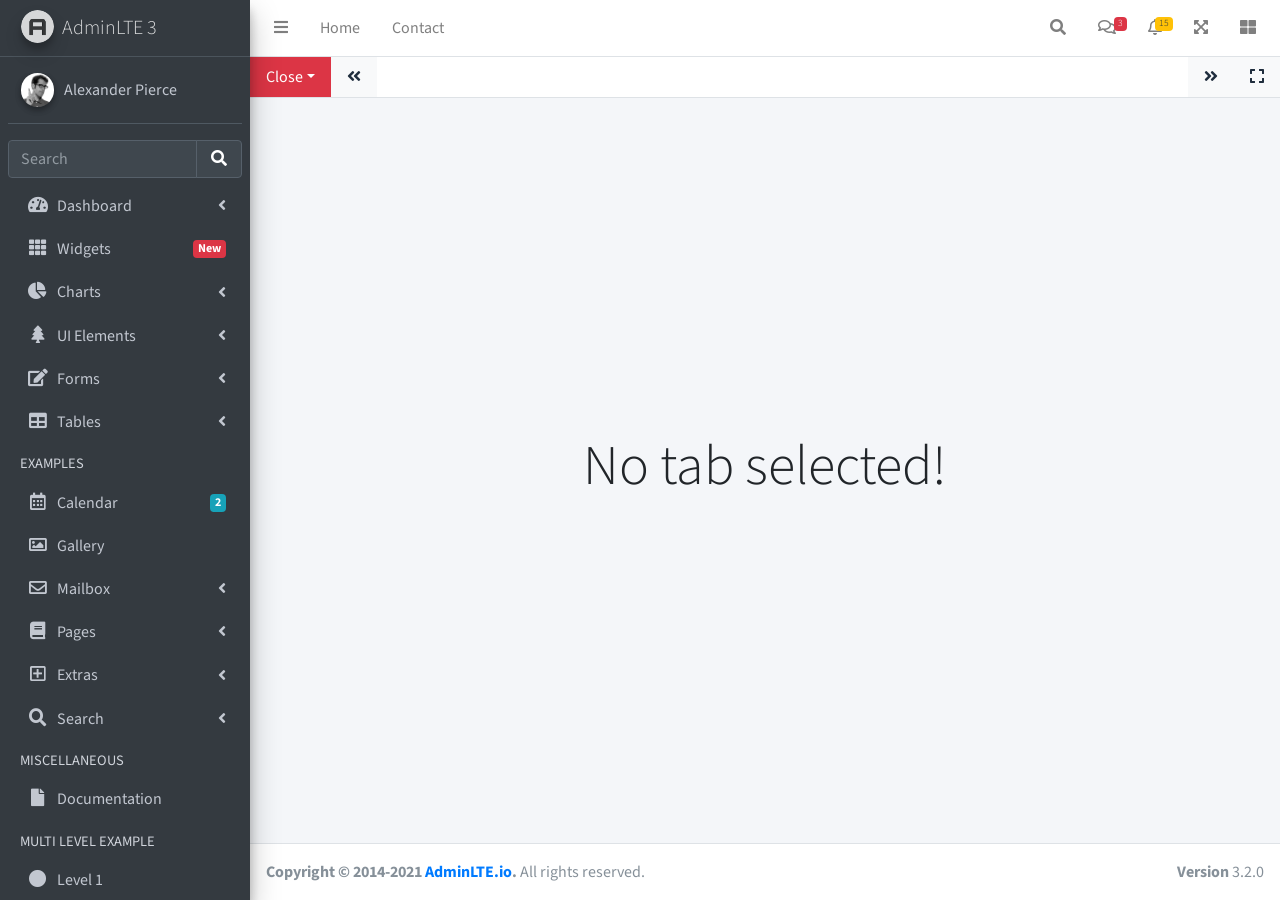
<file: adminlte/iframe.html>
<!DOCTYPE html>
<html lang="en">
<head>
  <meta charset="utf-8">
  <meta name="viewport" content="width=device-width, initial-scale=1">
  <title>AdminLTE 3 | Tabbed IFrames</title>

  <!-- Google Font: Source Sans Pro -->
  <link rel="stylesheet" href="https://fonts.googleapis.com/css?family=Source+Sans+Pro:300,400,400i,700&display=fallback">
  <!-- Font Awesome -->
  <link rel="stylesheet" href="plugins/fontawesome-free/css/all.min.css">
  <!-- Theme style -->
  <link rel="stylesheet" href="dist/css/adminlte.min.css">
  <!-- overlayScrollbars -->
  <link rel="stylesheet" href="plugins/overlayScrollbars/css/OverlayScrollbars.min.css">
</head>
<body class="hold-transition sidebar-mini layout-fixed" data-panel-auto-height-mode="height">
<div class="wrapper">

  <!-- Navbar -->
  <nav class="main-header navbar navbar-expand navbar-white navbar-light">
    <!-- Left navbar links -->
    <ul class="navbar-nav">
      <li class="nav-item">
        <a class="nav-link" data-widget="pushmenu" href="#" role="button"><i class="fas fa-bars"></i></a>
      </li>
      <li class="nav-item d-none d-sm-inline-block">
        <a href="index3.html" class="nav-link">Home</a>
      </li>
      <li class="nav-item d-none d-sm-inline-block">
        <a href="#" class="nav-link">Contact</a>
      </li>
    </ul>

    <!-- Right navbar links -->
    <ul class="navbar-nav ml-auto">
      <!-- Navbar Search -->
      <li class="nav-item">
        <a class="nav-link" data-widget="navbar-search" href="#" role="button">
          <i class="fas fa-search"></i>
        </a>
        <div class="navbar-search-block">
          <form class="form-inline">
            <div class="input-group input-group-sm">
              <input class="form-control form-control-navbar" type="search" placeholder="Search" aria-label="Search">
              <div class="input-group-append">
                <button class="btn btn-navbar" type="submit">
                  <i class="fas fa-search"></i>
                </button>
                <button class="btn btn-navbar" type="button" data-widget="navbar-search">
                  <i class="fas fa-times"></i>
                </button>
              </div>
            </div>
          </form>
        </div>
      </li>

      <!-- Messages Dropdown Menu -->
      <li class="nav-item dropdown">
        <a class="nav-link" data-toggle="dropdown" href="#">
          <i class="far fa-comments"></i>
          <span class="badge badge-danger navbar-badge">3</span>
        </a>
        <div class="dropdown-menu dropdown-menu-lg dropdown-menu-right">
          <a href="#" class="dropdown-item">
            <!-- Message Start -->
            <div class="media">
              <img src="dist/img/user1-128x128.jpg" alt="User Avatar" class="img-size-50 mr-3 img-circle">
              <div class="media-body">
                <h3 class="dropdown-item-title">
                  Brad Diesel
                  <span class="float-right text-sm text-danger"><i class="fas fa-star"></i></span>
                </h3>
                <p class="text-sm">Call me whenever you can...</p>
                <p class="text-sm text-muted"><i class="far fa-clock mr-1"></i> 4 Hours Ago</p>
              </div>
            </div>
            <!-- Message End -->
          </a>
          <div class="dropdown-divider"></div>
          <a href="#" class="dropdown-item">
            <!-- Message Start -->
            <div class="media">
              <img src="dist/img/user8-128x128.jpg" alt="User Avatar" class="img-size-50 img-circle mr-3">
              <div class="media-body">
                <h3 class="dropdown-item-title">
                  John Pierce
                  <span class="float-right text-sm text-muted"><i class="fas fa-star"></i></span>
                </h3>
                <p class="text-sm">I got your message bro</p>
                <p class="text-sm text-muted"><i class="far fa-clock mr-1"></i> 4 Hours Ago</p>
              </div>
            </div>
            <!-- Message End -->
          </a>
          <div class="dropdown-divider"></div>
          <a href="#" class="dropdown-item">
            <!-- Message Start -->
            <div class="media">
              <img src="dist/img/user3-128x128.jpg" alt="User Avatar" class="img-size-50 img-circle mr-3">
              <div class="media-body">
                <h3 class="dropdown-item-title">
                  Nora Silvester
                  <span class="float-right text-sm text-warning"><i class="fas fa-star"></i></span>
                </h3>
                <p class="text-sm">The subject goes here</p>
                <p class="text-sm text-muted"><i class="far fa-clock mr-1"></i> 4 Hours Ago</p>
              </div>
            </div>
            <!-- Message End -->
          </a>
          <div class="dropdown-divider"></div>
          <a href="#" class="dropdown-item dropdown-footer">See All Messages</a>
        </div>
      </li>
      <!-- Notifications Dropdown Menu -->
      <li class="nav-item dropdown">
        <a class="nav-link" data-toggle="dropdown" href="#">
          <i class="far fa-bell"></i>
          <span class="badge badge-warning navbar-badge">15</span>
        </a>
        <div class="dropdown-menu dropdown-menu-lg dropdown-menu-right">
          <span class="dropdown-item dropdown-header">15 Notifications</span>
          <div class="dropdown-divider"></div>
          <a href="#" class="dropdown-item">
            <i class="fas fa-envelope mr-2"></i> 4 new messages
            <span class="float-right text-muted text-sm">3 mins</span>
          </a>
          <div class="dropdown-divider"></div>
          <a href="#" class="dropdown-item">
            <i class="fas fa-users mr-2"></i> 8 friend requests
            <span class="float-right text-muted text-sm">12 hours</span>
          </a>
          <div class="dropdown-divider"></div>
          <a href="#" class="dropdown-item">
            <i class="fas fa-file mr-2"></i> 3 new reports
            <span class="float-right text-muted text-sm">2 days</span>
          </a>
          <div class="dropdown-divider"></div>
          <a href="#" class="dropdown-item dropdown-footer">See All Notifications</a>
        </div>
      </li>
      <li class="nav-item">
        <a class="nav-link" data-widget="fullscreen" href="#" role="button">
          <i class="fas fa-expand-arrows-alt"></i>
        </a>
      </li>
      <li class="nav-item">
        <a class="nav-link" data-widget="control-sidebar" data-slide="true" href="#" role="button">
          <i class="fas fa-th-large"></i>
        </a>
      </li>
    </ul>
  </nav>
  <!-- /.navbar -->

  <!-- Main Sidebar Container -->
  <aside class="main-sidebar sidebar-dark-primary elevation-4">
    <!-- Brand Logo -->
    <a href="index3.html" class="brand-link">
      <img src="dist/img/AdminLTELogo.png" alt="AdminLTE Logo" class="brand-image img-circle elevation-3" style="opacity: .8">
      <span class="brand-text font-weight-light">AdminLTE 3</span>
    </a>

    <!-- Sidebar -->
    <div class="sidebar">
      <!-- Sidebar user panel (optional) -->
      <div class="user-panel mt-3 pb-3 mb-3 d-flex">
        <div class="image">
          <img src="dist/img/user2-160x160.jpg" class="img-circle elevation-2" alt="User Image">
        </div>
        <div class="info">
          <a href="#" class="d-block">Alexander Pierce</a>
        </div>
      </div>

      <!-- SidebarSearch Form -->
      <div class="form-inline">
        <div class="input-group" data-widget="sidebar-search">
          <input class="form-control form-control-sidebar" type="search" placeholder="Search" aria-label="Search">
          <div class="input-group-append">
            <button class="btn btn-sidebar">
              <i class="fas fa-search fa-fw"></i>
            </button>
          </div>
        </div>
      </div>

      <!-- Sidebar Menu -->
      <nav class="mt-2">
        <ul class="nav nav-pills nav-sidebar flex-column" data-widget="treeview" role="menu" data-accordion="false">
          <!-- Add icons to the links using the .nav-icon class
               with font-awesome or any other icon font library -->
          <li class="nav-item">
            <a href="#" class="nav-link">
              <i class="nav-icon fas fa-tachometer-alt"></i>
              <p>
                Dashboard
                <i class="right fas fa-angle-left"></i>
              </p>
            </a>
            <ul class="nav nav-treeview">
              <li class="nav-item">
                <a href="./index.html" class="nav-link">
                  <i class="far fa-circle nav-icon"></i>
                  <p>Dashboard v1</p>
                </a>
              </li>
              <li class="nav-item">
                <a href="./index2.html" class="nav-link">
                  <i class="far fa-circle nav-icon"></i>
                  <p>Dashboard v2</p>
                </a>
              </li>
              <li class="nav-item">
                <a href="./index3.html" class="nav-link">
                  <i class="far fa-circle nav-icon"></i>
                  <p>Dashboard v3</p>
                </a>
              </li>
            </ul>
          </li>
          <li class="nav-item">
            <a href="pages/widgets.html" class="nav-link">
              <i class="nav-icon fas fa-th"></i>
              <p>
                Widgets
                <span class="right badge badge-danger">New</span>
              </p>
            </a>
          </li>
          <li class="nav-item">
            <a href="#" class="nav-link">
              <i class="nav-icon fas fa-chart-pie"></i>
              <p>
                Charts
                <i class="right fas fa-angle-left"></i>
              </p>
            </a>
            <ul class="nav nav-treeview">
              <li class="nav-item">
                <a href="pages/charts/chartjs.html" class="nav-link">
                  <i class="far fa-circle nav-icon"></i>
                  <p>ChartJS</p>
                </a>
              </li>
              <li class="nav-item">
                <a href="pages/charts/flot.html" class="nav-link">
                  <i class="far fa-circle nav-icon"></i>
                  <p>Flot</p>
                </a>
              </li>
              <li class="nav-item">
                <a href="pages/charts/inline.html" class="nav-link">
                  <i class="far fa-circle nav-icon"></i>
                  <p>Inline</p>
                </a>
              </li>
            </ul>
          </li>
          <li class="nav-item">
            <a href="#" class="nav-link">
              <i class="nav-icon fas fa-tree"></i>
              <p>
                UI Elements
                <i class="fas fa-angle-left right"></i>
              </p>
            </a>
            <ul class="nav nav-treeview">
              <li class="nav-item">
                <a href="pages/UI/general.html" class="nav-link">
                  <i class="far fa-circle nav-icon"></i>
                  <p>General</p>
                </a>
              </li>
              <li class="nav-item">
                <a href="pages/UI/icons.html" class="nav-link">
                  <i class="far fa-circle nav-icon"></i>
                  <p>Icons</p>
                </a>
              </li>
              <li class="nav-item">
                <a href="pages/UI/buttons.html" class="nav-link">
                  <i class="far fa-circle nav-icon"></i>
                  <p>Buttons</p>
                </a>
              </li>
              <li class="nav-item">
                <a href="pages/UI/sliders.html" class="nav-link">
                  <i class="far fa-circle nav-icon"></i>
                  <p>Sliders</p>
                </a>
              </li>
              <li class="nav-item">
                <a href="pages/UI/modals.html" class="nav-link">
                  <i class="far fa-circle nav-icon"></i>
                  <p>Modals & Alerts</p>
                </a>
              </li>
              <li class="nav-item">
                <a href="pages/UI/navbar.html" class="nav-link">
                  <i class="far fa-circle nav-icon"></i>
                  <p>Navbar & Tabs</p>
                </a>
              </li>
              <li class="nav-item">
                <a href="pages/UI/timeline.html" class="nav-link">
                  <i class="far fa-circle nav-icon"></i>
                  <p>Timeline</p>
                </a>
              </li>
              <li class="nav-item">
                <a href="pages/UI/ribbons.html" class="nav-link">
                  <i class="far fa-circle nav-icon"></i>
                  <p>Ribbons</p>
                </a>
              </li>
            </ul>
          </li>
          <li class="nav-item">
            <a href="#" class="nav-link">
              <i class="nav-icon fas fa-edit"></i>
              <p>
                Forms
                <i class="fas fa-angle-left right"></i>
              </p>
            </a>
            <ul class="nav nav-treeview">
              <li class="nav-item">
                <a href="pages/forms/general.html" class="nav-link">
                  <i class="far fa-circle nav-icon"></i>
                  <p>General Elements</p>
                </a>
              </li>
              <li class="nav-item">
                <a href="pages/forms/advanced.html" class="nav-link">
                  <i class="far fa-circle nav-icon"></i>
                  <p>Advanced Elements</p>
                </a>
              </li>
              <li class="nav-item">
                <a href="pages/forms/editors.html" class="nav-link">
                  <i class="far fa-circle nav-icon"></i>
                  <p>Editors</p>
                </a>
              </li>
              <li class="nav-item">
                <a href="pages/forms/validation.html" class="nav-link">
                  <i class="far fa-circle nav-icon"></i>
                  <p>Validation</p>
                </a>
              </li>
            </ul>
          </li>
          <li class="nav-item">
            <a href="#" class="nav-link">
              <i class="nav-icon fas fa-table"></i>
              <p>
                Tables
                <i class="fas fa-angle-left right"></i>
              </p>
            </a>
            <ul class="nav nav-treeview">
              <li class="nav-item">
                <a href="pages/tables/simple.html" class="nav-link">
                  <i class="far fa-circle nav-icon"></i>
                  <p>Simple Tables</p>
                </a>
              </li>
              <li class="nav-item">
                <a href="pages/tables/data.html" class="nav-link">
                  <i class="far fa-circle nav-icon"></i>
                  <p>DataTables</p>
                </a>
              </li>
              <li class="nav-item">
                <a href="pages/tables/jsgrid.html" class="nav-link">
                  <i class="far fa-circle nav-icon"></i>
                  <p>jsGrid</p>
                </a>
              </li>
            </ul>
          </li>
          <li class="nav-header">EXAMPLES</li>
          <li class="nav-item">
            <a href="pages/calendar.html" class="nav-link">
              <i class="nav-icon far fa-calendar-alt"></i>
              <p>
                Calendar
                <span class="badge badge-info right">2</span>
              </p>
            </a>
          </li>
          <li class="nav-item">
            <a href="pages/gallery.html" class="nav-link">
              <i class="nav-icon far fa-image"></i>
              <p>
                Gallery
              </p>
            </a>
          </li>
          <li class="nav-item">
            <a href="#" class="nav-link">
              <i class="nav-icon far fa-envelope"></i>
              <p>
                Mailbox
                <i class="fas fa-angle-left right"></i>
              </p>
            </a>
            <ul class="nav nav-treeview">
              <li class="nav-item">
                <a href="pages/mailbox/mailbox.html" class="nav-link">
                  <i class="far fa-circle nav-icon"></i>
                  <p>Inbox</p>
                </a>
              </li>
              <li class="nav-item">
                <a href="pages/mailbox/compose.html" class="nav-link">
                  <i class="far fa-circle nav-icon"></i>
                  <p>Compose</p>
                </a>
              </li>
              <li class="nav-item">
                <a href="pages/mailbox/read-mail.html" class="nav-link">
                  <i class="far fa-circle nav-icon"></i>
                  <p>Read</p>
                </a>
              </li>
            </ul>
          </li>
          <li class="nav-item">
            <a href="#" class="nav-link">
              <i class="nav-icon fas fa-book"></i>
              <p>
                Pages
                <i class="fas fa-angle-left right"></i>
              </p>
            </a>
            <ul class="nav nav-treeview">
              <li class="nav-item">
                <a href="pages/examples/invoice.html" class="nav-link">
                  <i class="far fa-circle nav-icon"></i>
                  <p>Invoice</p>
                </a>
              </li>
              <li class="nav-item">
                <a href="pages/examples/profile.html" class="nav-link">
                  <i class="far fa-circle nav-icon"></i>
                  <p>Profile</p>
                </a>
              </li>
              <li class="nav-item">
                <a href="pages/examples/e-commerce.html" class="nav-link">
                  <i class="far fa-circle nav-icon"></i>
                  <p>E-commerce</p>
                </a>
              </li>
              <li class="nav-item">
                <a href="pages/examples/projects.html" class="nav-link">
                  <i class="far fa-circle nav-icon"></i>
                  <p>Projects</p>
                </a>
              </li>
              <li class="nav-item">
                <a href="pages/examples/project-add.html" class="nav-link">
                  <i class="far fa-circle nav-icon"></i>
                  <p>Project Add</p>
                </a>
              </li>
              <li class="nav-item">
                <a href="pages/examples/project-edit.html" class="nav-link">
                  <i class="far fa-circle nav-icon"></i>
                  <p>Project Edit</p>
                </a>
              </li>
              <li class="nav-item">
                <a href="pages/examples/project-detail.html" class="nav-link">
                  <i class="far fa-circle nav-icon"></i>
                  <p>Project Detail</p>
                </a>
              </li>
              <li class="nav-item">
                <a href="pages/examples/contacts.html" class="nav-link">
                  <i class="far fa-circle nav-icon"></i>
                  <p>Contacts</p>
                </a>
              </li>
              <li class="nav-item">
                <a href="pages/examples/faq.html" class="nav-link">
                  <i class="far fa-circle nav-icon"></i>
                  <p>FAQ</p>
                </a>
              </li>
              <li class="nav-item">
                <a href="pages/examples/contact-us.html" class="nav-link">
                  <i class="far fa-circle nav-icon"></i>
                  <p>Contact us</p>
                </a>
              </li>
            </ul>
          </li>
          <li class="nav-item">
            <a href="#" class="nav-link">
              <i class="nav-icon far fa-plus-square"></i>
              <p>
                Extras
                <i class="fas fa-angle-left right"></i>
              </p>
            </a>
            <ul class="nav nav-treeview">
              <li class="nav-item">
                <a href="#" class="nav-link">
                  <i class="far fa-circle nav-icon"></i>
                  <p>
                    Login & Register v1
                    <i class="fas fa-angle-left right"></i>
                  </p>
                </a>
                <ul class="nav nav-treeview">
                  <li class="nav-item">
                    <a href="pages/examples/login.html" class="nav-link">
                      <i class="far fa-circle nav-icon"></i>
                      <p>Login v1</p>
                    </a>
                  </li>
                  <li class="nav-item">
                    <a href="pages/examples/register.html" class="nav-link">
                      <i class="far fa-circle nav-icon"></i>
                      <p>Register v1</p>
                    </a>
                  </li>
                  <li class="nav-item">
                    <a href="pages/examples/forgot-password.html" class="nav-link">
                      <i class="far fa-circle nav-icon"></i>
                      <p>Forgot Password v1</p>
                    </a>
                  </li>
                  <li class="nav-item">
                    <a href="pages/examples/recover-password.html" class="nav-link">
                      <i class="far fa-circle nav-icon"></i>
                      <p>Recover Password v1</p>
                    </a>
                  </li>
                </ul>
              </li>
              <li class="nav-item">
                <a href="#" class="nav-link">
                  <i class="far fa-circle nav-icon"></i>
                  <p>
                    Login & Register v2
                    <i class="fas fa-angle-left right"></i>
                  </p>
                </a>
                <ul class="nav nav-treeview">
                  <li class="nav-item">
                    <a href="pages/examples/login-v2.html" class="nav-link">
                      <i class="far fa-circle nav-icon"></i>
                      <p>Login v2</p>
                    </a>
                  </li>
                  <li class="nav-item">
                    <a href="pages/examples/register-v2.html" class="nav-link">
                      <i class="far fa-circle nav-icon"></i>
                      <p>Register v2</p>
                    </a>
                  </li>
                  <li class="nav-item">
                    <a href="pages/examples/forgot-password-v2.html" class="nav-link">
                      <i class="far fa-circle nav-icon"></i>
                      <p>Forgot Password v2</p>
                    </a>
                  </li>
                  <li class="nav-item">
                    <a href="pages/examples/recover-password-v2.html" class="nav-link">
                      <i class="far fa-circle nav-icon"></i>
                      <p>Recover Password v2</p>
                    </a>
                  </li>
                </ul>
              </li>
              <li class="nav-item">
                <a href="pages/examples/lockscreen.html" class="nav-link">
                  <i class="far fa-circle nav-icon"></i>
                  <p>Lockscreen</p>
                </a>
              </li>
              <li class="nav-item">
                <a href="pages/examples/legacy-user-menu.html" class="nav-link">
                  <i class="far fa-circle nav-icon"></i>
                  <p>Legacy User Menu</p>
                </a>
              </li>
              <li class="nav-item">
                <a href="pages/examples/language-menu.html" class="nav-link">
                  <i class="far fa-circle nav-icon"></i>
                  <p>Language Menu</p>
                </a>
              </li>
              <li class="nav-item">
                <a href="pages/examples/404.html" class="nav-link">
                  <i class="far fa-circle nav-icon"></i>
                  <p>Error 404</p>
                </a>
              </li>
              <li class="nav-item">
                <a href="pages/examples/500.html" class="nav-link">
                  <i class="far fa-circle nav-icon"></i>
                  <p>Error 500</p>
                </a>
              </li>
              <li class="nav-item">
                <a href="pages/examples/pace.html" class="nav-link">
                  <i class="far fa-circle nav-icon"></i>
                  <p>Pace</p>
                </a>
              </li>
              <li class="nav-item">
                <a href="pages/examples/blank.html" class="nav-link">
                  <i class="far fa-circle nav-icon"></i>
                  <p>Blank Page</p>
                </a>
              </li>
              <li class="nav-item">
                <a href="starter.html" class="nav-link">
                  <i class="far fa-circle nav-icon"></i>
                  <p>Starter Page</p>
                </a>
              </li>
            </ul>
          </li>
          <li class="nav-item">
            <a href="#" class="nav-link">
              <i class="nav-icon fas fa-search"></i>
              <p>
                Search
                <i class="fas fa-angle-left right"></i>
              </p>
            </a>
            <ul class="nav nav-treeview">
              <li class="nav-item">
                <a href="pages/search/simple.html" class="nav-link">
                  <i class="far fa-circle nav-icon"></i>
                  <p>Simple Search</p>
                </a>
              </li>
              <li class="nav-item">
                <a href="pages/search/enhanced.html" class="nav-link">
                  <i class="far fa-circle nav-icon"></i>
                  <p>Enhanced</p>
                </a>
              </li>
            </ul>
          </li>
          <li class="nav-header">MISCELLANEOUS</li>
          <li class="nav-item">
            <a href="https://adminlte.io/docs/3.1/" class="nav-link">
              <i class="nav-icon fas fa-file"></i>
              <p>Documentation</p>
            </a>
          </li>
          <li class="nav-header">MULTI LEVEL EXAMPLE</li>
          <li class="nav-item">
            <a href="#" class="nav-link">
              <i class="fas fa-circle nav-icon"></i>
              <p>Level 1</p>
            </a>
          </li>
          <li class="nav-item">
            <a href="#" class="nav-link">
              <i class="nav-icon fas fa-circle"></i>
              <p>
                Level 1
                <i class="right fas fa-angle-left"></i>
              </p>
            </a>
            <ul class="nav nav-treeview">
              <li class="nav-item">
                <a href="#" class="nav-link">
                  <i class="far fa-circle nav-icon"></i>
                  <p>Level 2</p>
                </a>
              </li>
              <li class="nav-item">
                <a href="#" class="nav-link">
                  <i class="far fa-circle nav-icon"></i>
                  <p>
                    Level 2
                    <i class="right fas fa-angle-left"></i>
                  </p>
                </a>
                <ul class="nav nav-treeview">
                  <li class="nav-item">
                    <a href="#" class="nav-link">
                      <i class="far fa-dot-circle nav-icon"></i>
                      <p>Level 3</p>
                    </a>
                  </li>
                  <li class="nav-item">
                    <a href="#" class="nav-link">
                      <i class="far fa-dot-circle nav-icon"></i>
                      <p>Level 3</p>
                    </a>
                  </li>
                  <li class="nav-item">
                    <a href="#" class="nav-link">
                      <i class="far fa-dot-circle nav-icon"></i>
                      <p>Level 3</p>
                    </a>
                  </li>
                </ul>
              </li>
              <li class="nav-item">
                <a href="#" class="nav-link">
                  <i class="far fa-circle nav-icon"></i>
                  <p>Level 2</p>
                </a>
              </li>
            </ul>
          </li>
          <li class="nav-item">
            <a href="#" class="nav-link">
              <i class="fas fa-circle nav-icon"></i>
              <p>Level 1</p>
            </a>
          </li>
          <li class="nav-header">LABELS</li>
          <li class="nav-item">
            <a href="#" class="nav-link">
              <i class="nav-icon far fa-circle text-danger"></i>
              <p class="text">Important</p>
            </a>
          </li>
          <li class="nav-item">
            <a href="#" class="nav-link">
              <i class="nav-icon far fa-circle text-warning"></i>
              <p>Warning</p>
            </a>
          </li>
          <li class="nav-item">
            <a href="#" class="nav-link">
              <i class="nav-icon far fa-circle text-info"></i>
              <p>Informational</p>
            </a>
          </li>
        </ul>
      </nav>
      <!-- /.sidebar-menu -->
    </div>
    <!-- /.sidebar -->
  </aside>

  <!-- Content Wrapper. Contains page content -->
  <div class="content-wrapper iframe-mode" data-widget="iframe" data-loading-screen="750">
    <div class="nav navbar navbar-expand navbar-white navbar-light border-bottom p-0">
      <div class="nav-item dropdown">
        <a class="nav-link bg-danger dropdown-toggle" data-toggle="dropdown" href="#" role="button" aria-haspopup="true" aria-expanded="false">Close</a>
        <div class="dropdown-menu mt-0">
          <a class="dropdown-item" href="#" data-widget="iframe-close" data-type="all">Close All</a>
          <a class="dropdown-item" href="#" data-widget="iframe-close" data-type="all-other">Close All Other</a>
        </div>
      </div>
      <a class="nav-link bg-light" href="#" data-widget="iframe-scrollleft"><i class="fas fa-angle-double-left"></i></a>
      <ul class="navbar-nav overflow-hidden" role="tablist"></ul>
      <a class="nav-link bg-light" href="#" data-widget="iframe-scrollright"><i class="fas fa-angle-double-right"></i></a>
      <a class="nav-link bg-light" href="#" data-widget="iframe-fullscreen"><i class="fas fa-expand"></i></a>
    </div>
    <div class="tab-content">
      <div class="tab-empty">
        <h2 class="display-4">No tab selected!</h2>
      </div>
      <div class="tab-loading">
        <div>
          <h2 class="display-4">Tab is loading <i class="fa fa-sync fa-spin"></i></h2>
        </div>
      </div>
    </div>
  </div>
  <!-- /.content-wrapper -->
  <footer class="main-footer">
    <strong>Copyright &copy; 2014-2021 <a href="https://adminlte.io">AdminLTE.io</a>.</strong>
    All rights reserved.
    <div class="float-right d-none d-sm-inline-block">
      <b>Version</b> 3.2.0
    </div>
  </footer>

  <!-- Control Sidebar -->
  <aside class="control-sidebar control-sidebar-dark">
    <!-- Control sidebar content goes here -->
  </aside>
  <!-- /.control-sidebar -->
</div>
<!-- ./wrapper -->

<!-- jQuery -->
<script src="plugins/jquery/jquery.min.js"></script>
<!-- jQuery UI 1.11.4 -->
<script src="plugins/jquery-ui/jquery-ui.min.js"></script>
<!-- Resolve conflict in jQuery UI tooltip with Bootstrap tooltip -->
<script>
  $.widget.bridge('uibutton', $.ui.button)
</script>
<!-- Bootstrap 4 -->
<script src="plugins/bootstrap/js/bootstrap.bundle.min.js"></script>
<!-- overlayScrollbars -->
<script src="plugins/overlayScrollbars/js/jquery.overlayScrollbars.min.js"></script>
<!-- AdminLTE App -->
<script src="dist/js/adminlte.js"></script>
<!-- AdminLTE for demo purposes -->
<script src="dist/js/demo.js"></script>
</body>
</html>
</file>
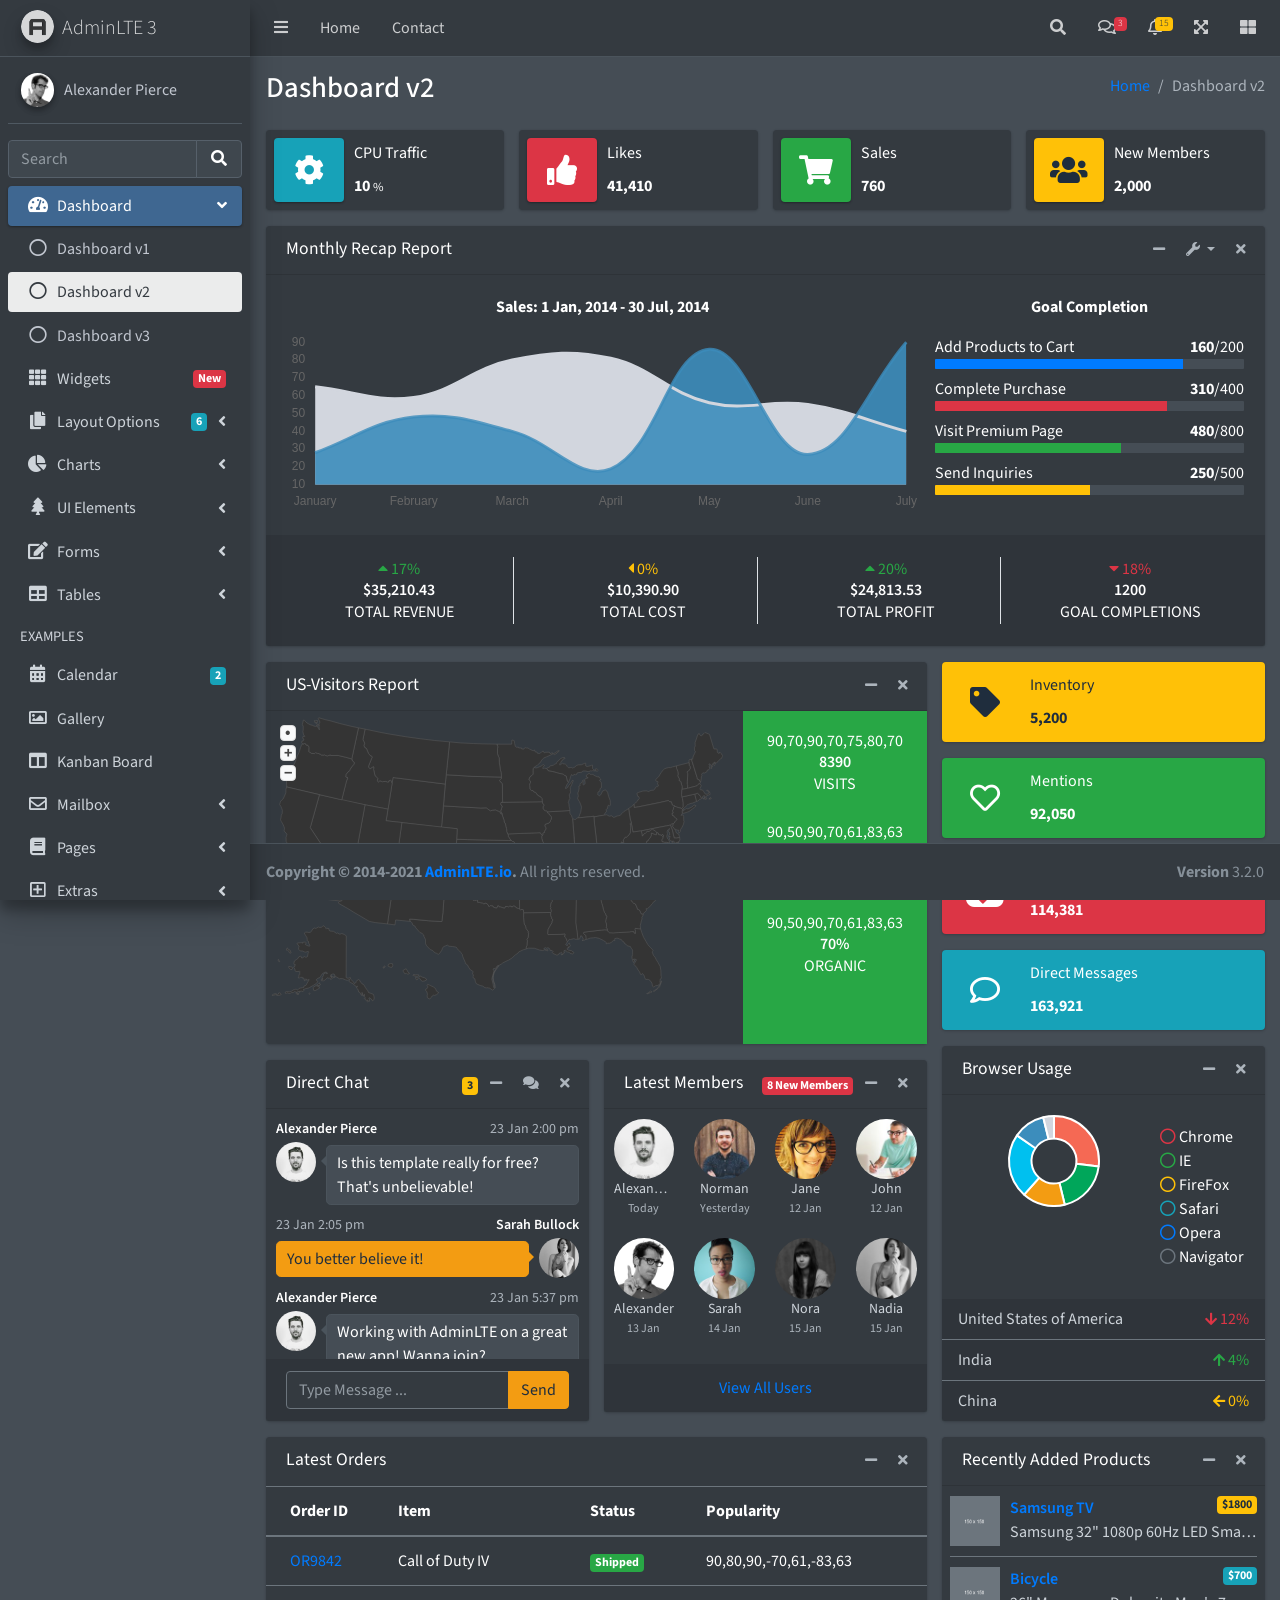
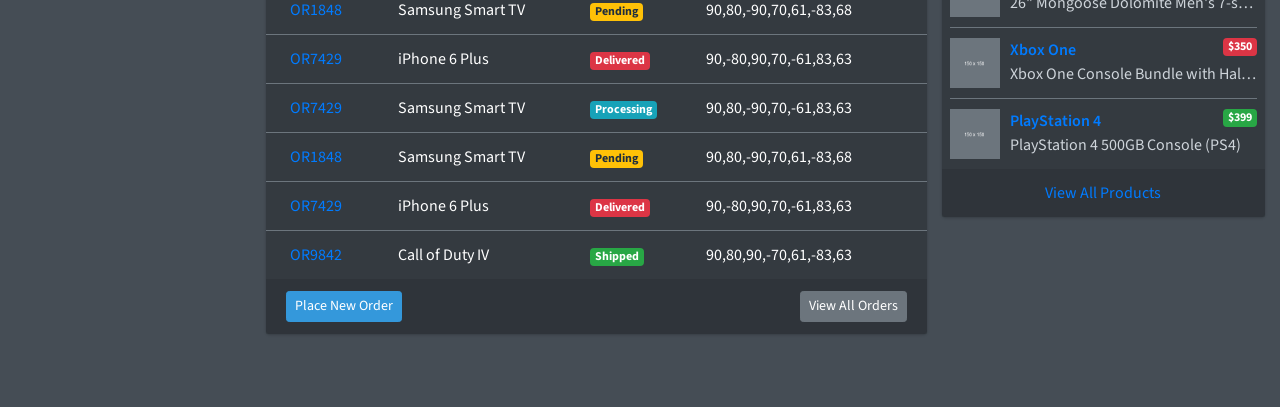
<file: adminlte/index2.html>
<!DOCTYPE html>
<html lang="en">
<head>
  <meta charset="utf-8">
  <meta name="viewport" content="width=device-width, initial-scale=1">
  <title>AdminLTE 3 | Dashboard 2</title>

  <!-- Google Font: Source Sans Pro -->
  <link rel="stylesheet" href="https://fonts.googleapis.com/css?family=Source+Sans+Pro:300,400,400i,700&display=fallback">
  <!-- Font Awesome Icons -->
  <link rel="stylesheet" href="plugins/fontawesome-free/css/all.min.css">
  <!-- overlayScrollbars -->
  <link rel="stylesheet" href="plugins/overlayScrollbars/css/OverlayScrollbars.min.css">
  <!-- Theme style -->
  <link rel="stylesheet" href="dist/css/adminlte.min.css">
</head>
<body class="hold-transition dark-mode sidebar-mini layout-fixed layout-navbar-fixed layout-footer-fixed">
<div class="wrapper">

  <!-- Preloader -->
  <div class="preloader flex-column justify-content-center align-items-center">
    <img class="animation__wobble" src="dist/img/AdminLTELogo.png" alt="AdminLTELogo" height="60" width="60">
  </div>

  <!-- Navbar -->
  <nav class="main-header navbar navbar-expand navbar-dark">
    <!-- Left navbar links -->
    <ul class="navbar-nav">
      <li class="nav-item">
        <a class="nav-link" data-widget="pushmenu" href="#" role="button"><i class="fas fa-bars"></i></a>
      </li>
      <li class="nav-item d-none d-sm-inline-block">
        <a href="index3.html" class="nav-link">Home</a>
      </li>
      <li class="nav-item d-none d-sm-inline-block">
        <a href="#" class="nav-link">Contact</a>
      </li>
    </ul>

    <!-- Right navbar links -->
    <ul class="navbar-nav ml-auto">
      <!-- Navbar Search -->
      <li class="nav-item">
        <a class="nav-link" data-widget="navbar-search" href="#" role="button">
          <i class="fas fa-search"></i>
        </a>
        <div class="navbar-search-block">
          <form class="form-inline">
            <div class="input-group input-group-sm">
              <input class="form-control form-control-navbar" type="search" placeholder="Search" aria-label="Search">
              <div class="input-group-append">
                <button class="btn btn-navbar" type="submit">
                  <i class="fas fa-search"></i>
                </button>
                <button class="btn btn-navbar" type="button" data-widget="navbar-search">
                  <i class="fas fa-times"></i>
                </button>
              </div>
            </div>
          </form>
        </div>
      </li>

      <!-- Messages Dropdown Menu -->
      <li class="nav-item dropdown">
        <a class="nav-link" data-toggle="dropdown" href="#">
          <i class="far fa-comments"></i>
          <span class="badge badge-danger navbar-badge">3</span>
        </a>
        <div class="dropdown-menu dropdown-menu-lg dropdown-menu-right">
          <a href="#" class="dropdown-item">
            <!-- Message Start -->
            <div class="media">
              <img src="dist/img/user1-128x128.jpg" alt="User Avatar" class="img-size-50 mr-3 img-circle">
              <div class="media-body">
                <h3 class="dropdown-item-title">
                  Brad Diesel
                  <span class="float-right text-sm text-danger"><i class="fas fa-star"></i></span>
                </h3>
                <p class="text-sm">Call me whenever you can...</p>
                <p class="text-sm text-muted"><i class="far fa-clock mr-1"></i> 4 Hours Ago</p>
              </div>
            </div>
            <!-- Message End -->
          </a>
          <div class="dropdown-divider"></div>
          <a href="#" class="dropdown-item">
            <!-- Message Start -->
            <div class="media">
              <img src="dist/img/user8-128x128.jpg" alt="User Avatar" class="img-size-50 img-circle mr-3">
              <div class="media-body">
                <h3 class="dropdown-item-title">
                  John Pierce
                  <span class="float-right text-sm text-muted"><i class="fas fa-star"></i></span>
                </h3>
                <p class="text-sm">I got your message bro</p>
                <p class="text-sm text-muted"><i class="far fa-clock mr-1"></i> 4 Hours Ago</p>
              </div>
            </div>
            <!-- Message End -->
          </a>
          <div class="dropdown-divider"></div>
          <a href="#" class="dropdown-item">
            <!-- Message Start -->
            <div class="media">
              <img src="dist/img/user3-128x128.jpg" alt="User Avatar" class="img-size-50 img-circle mr-3">
              <div class="media-body">
                <h3 class="dropdown-item-title">
                  Nora Silvester
                  <span class="float-right text-sm text-warning"><i class="fas fa-star"></i></span>
                </h3>
                <p class="text-sm">The subject goes here</p>
                <p class="text-sm text-muted"><i class="far fa-clock mr-1"></i> 4 Hours Ago</p>
              </div>
            </div>
            <!-- Message End -->
          </a>
          <div class="dropdown-divider"></div>
          <a href="#" class="dropdown-item dropdown-footer">See All Messages</a>
        </div>
      </li>
      <!-- Notifications Dropdown Menu -->
      <li class="nav-item dropdown">
        <a class="nav-link" data-toggle="dropdown" href="#">
          <i class="far fa-bell"></i>
          <span class="badge badge-warning navbar-badge">15</span>
        </a>
        <div class="dropdown-menu dropdown-menu-lg dropdown-menu-right">
          <span class="dropdown-item dropdown-header">15 Notifications</span>
          <div class="dropdown-divider"></div>
          <a href="#" class="dropdown-item">
            <i class="fas fa-envelope mr-2"></i> 4 new messages
            <span class="float-right text-muted text-sm">3 mins</span>
          </a>
          <div class="dropdown-divider"></div>
          <a href="#" class="dropdown-item">
            <i class="fas fa-users mr-2"></i> 8 friend requests
            <span class="float-right text-muted text-sm">12 hours</span>
          </a>
          <div class="dropdown-divider"></div>
          <a href="#" class="dropdown-item">
            <i class="fas fa-file mr-2"></i> 3 new reports
            <span class="float-right text-muted text-sm">2 days</span>
          </a>
          <div class="dropdown-divider"></div>
          <a href="#" class="dropdown-item dropdown-footer">See All Notifications</a>
        </div>
      </li>
      <li class="nav-item">
        <a class="nav-link" data-widget="fullscreen" href="#" role="button">
          <i class="fas fa-expand-arrows-alt"></i>
        </a>
      </li>
      <li class="nav-item">
        <a class="nav-link" data-widget="control-sidebar" data-slide="true" href="#" role="button">
          <i class="fas fa-th-large"></i>
        </a>
      </li>
    </ul>
  </nav>
  <!-- /.navbar -->

  <!-- Main Sidebar Container -->
  <aside class="main-sidebar sidebar-dark-primary elevation-4">
    <!-- Brand Logo -->
    <a href="index3.html" class="brand-link">
      <img src="dist/img/AdminLTELogo.png" alt="AdminLTE Logo" class="brand-image img-circle elevation-3" style="opacity: .8">
      <span class="brand-text font-weight-light">AdminLTE 3</span>
    </a>

    <!-- Sidebar -->
    <div class="sidebar">
      <!-- Sidebar user panel (optional) -->
      <div class="user-panel mt-3 pb-3 mb-3 d-flex">
        <div class="image">
          <img src="dist/img/user2-160x160.jpg" class="img-circle elevation-2" alt="User Image">
        </div>
        <div class="info">
          <a href="#" class="d-block">Alexander Pierce</a>
        </div>
      </div>

      <!-- SidebarSearch Form -->
      <div class="form-inline">
        <div class="input-group" data-widget="sidebar-search">
          <input class="form-control form-control-sidebar" type="search" placeholder="Search" aria-label="Search">
          <div class="input-group-append">
            <button class="btn btn-sidebar">
              <i class="fas fa-search fa-fw"></i>
            </button>
          </div>
        </div>
      </div>

      <!-- Sidebar Menu -->
      <nav class="mt-2">
        <ul class="nav nav-pills nav-sidebar flex-column" data-widget="treeview" role="menu" data-accordion="false">
          <!-- Add icons to the links using the .nav-icon class
               with font-awesome or any other icon font library -->
          <li class="nav-item menu-open">
            <a href="#" class="nav-link active">
              <i class="nav-icon fas fa-tachometer-alt"></i>
              <p>
                Dashboard
                <i class="right fas fa-angle-left"></i>
              </p>
            </a>
            <ul class="nav nav-treeview">
              <li class="nav-item">
                <a href="./index.html" class="nav-link">
                  <i class="far fa-circle nav-icon"></i>
                  <p>Dashboard v1</p>
                </a>
              </li>
              <li class="nav-item">
                <a href="./index2.html" class="nav-link active">
                  <i class="far fa-circle nav-icon"></i>
                  <p>Dashboard v2</p>
                </a>
              </li>
              <li class="nav-item">
                <a href="./index3.html" class="nav-link">
                  <i class="far fa-circle nav-icon"></i>
                  <p>Dashboard v3</p>
                </a>
              </li>
            </ul>
          </li>
          <li class="nav-item">
            <a href="pages/widgets.html" class="nav-link">
              <i class="nav-icon fas fa-th"></i>
              <p>
                Widgets
                <span class="right badge badge-danger">New</span>
              </p>
            </a>
          </li>
          <li class="nav-item">
            <a href="#" class="nav-link">
              <i class="nav-icon fas fa-copy"></i>
              <p>
                Layout Options
                <i class="fas fa-angle-left right"></i>
                <span class="badge badge-info right">6</span>
              </p>
            </a>
            <ul class="nav nav-treeview">
              <li class="nav-item">
                <a href="pages/layout/top-nav.html" class="nav-link">
                  <i class="far fa-circle nav-icon"></i>
                  <p>Top Navigation</p>
                </a>
              </li>
              <li class="nav-item">
                <a href="pages/layout/top-nav-sidebar.html" class="nav-link">
                  <i class="far fa-circle nav-icon"></i>
                  <p>Top Navigation + Sidebar</p>
                </a>
              </li>
              <li class="nav-item">
                <a href="pages/layout/boxed.html" class="nav-link">
                  <i class="far fa-circle nav-icon"></i>
                  <p>Boxed</p>
                </a>
              </li>
              <li class="nav-item">
                <a href="pages/layout/fixed-sidebar.html" class="nav-link">
                  <i class="far fa-circle nav-icon"></i>
                  <p>Fixed Sidebar</p>
                </a>
              </li>
              <li class="nav-item">
                <a href="pages/layout/fixed-sidebar-custom.html" class="nav-link">
                  <i class="far fa-circle nav-icon"></i>
                  <p>Fixed Sidebar <small>+ Custom Area</small></p>
                </a>
              </li>
              <li class="nav-item">
                <a href="pages/layout/fixed-topnav.html" class="nav-link">
                  <i class="far fa-circle nav-icon"></i>
                  <p>Fixed Navbar</p>
                </a>
              </li>
              <li class="nav-item">
                <a href="pages/layout/fixed-footer.html" class="nav-link">
                  <i class="far fa-circle nav-icon"></i>
                  <p>Fixed Footer</p>
                </a>
              </li>
              <li class="nav-item">
                <a href="pages/layout/collapsed-sidebar.html" class="nav-link">
                  <i class="far fa-circle nav-icon"></i>
                  <p>Collapsed Sidebar</p>
                </a>
              </li>
            </ul>
          </li>
          <li class="nav-item">
            <a href="#" class="nav-link">
              <i class="nav-icon fas fa-chart-pie"></i>
              <p>
                Charts
                <i class="right fas fa-angle-left"></i>
              </p>
            </a>
            <ul class="nav nav-treeview">
              <li class="nav-item">
                <a href="pages/charts/chartjs.html" class="nav-link">
                  <i class="far fa-circle nav-icon"></i>
                  <p>ChartJS</p>
                </a>
              </li>
              <li class="nav-item">
                <a href="pages/charts/flot.html" class="nav-link">
                  <i class="far fa-circle nav-icon"></i>
                  <p>Flot</p>
                </a>
              </li>
              <li class="nav-item">
                <a href="pages/charts/inline.html" class="nav-link">
                  <i class="far fa-circle nav-icon"></i>
                  <p>Inline</p>
                </a>
              </li>
              <li class="nav-item">
                <a href="pages/charts/uplot.html" class="nav-link">
                  <i class="far fa-circle nav-icon"></i>
                  <p>uPlot</p>
                </a>
              </li>
            </ul>
          </li>
          <li class="nav-item">
            <a href="#" class="nav-link">
              <i class="nav-icon fas fa-tree"></i>
              <p>
                UI Elements
                <i class="fas fa-angle-left right"></i>
              </p>
            </a>
            <ul class="nav nav-treeview">
              <li class="nav-item">
                <a href="pages/UI/general.html" class="nav-link">
                  <i class="far fa-circle nav-icon"></i>
                  <p>General</p>
                </a>
              </li>
              <li class="nav-item">
                <a href="pages/UI/icons.html" class="nav-link">
                  <i class="far fa-circle nav-icon"></i>
                  <p>Icons</p>
                </a>
              </li>
              <li class="nav-item">
                <a href="pages/UI/buttons.html" class="nav-link">
                  <i class="far fa-circle nav-icon"></i>
                  <p>Buttons</p>
                </a>
              </li>
              <li class="nav-item">
                <a href="pages/UI/sliders.html" class="nav-link">
                  <i class="far fa-circle nav-icon"></i>
                  <p>Sliders</p>
                </a>
              </li>
              <li class="nav-item">
                <a href="pages/UI/modals.html" class="nav-link">
                  <i class="far fa-circle nav-icon"></i>
                  <p>Modals & Alerts</p>
                </a>
              </li>
              <li class="nav-item">
                <a href="pages/UI/navbar.html" class="nav-link">
                  <i class="far fa-circle nav-icon"></i>
                  <p>Navbar & Tabs</p>
                </a>
              </li>
              <li class="nav-item">
                <a href="pages/UI/timeline.html" class="nav-link">
                  <i class="far fa-circle nav-icon"></i>
                  <p>Timeline</p>
                </a>
              </li>
              <li class="nav-item">
                <a href="pages/UI/ribbons.html" class="nav-link">
                  <i class="far fa-circle nav-icon"></i>
                  <p>Ribbons</p>
                </a>
              </li>
            </ul>
          </li>
          <li class="nav-item">
            <a href="#" class="nav-link">
              <i class="nav-icon fas fa-edit"></i>
              <p>
                Forms
                <i class="fas fa-angle-left right"></i>
              </p>
            </a>
            <ul class="nav nav-treeview">
              <li class="nav-item">
                <a href="pages/forms/general.html" class="nav-link">
                  <i class="far fa-circle nav-icon"></i>
                  <p>General Elements</p>
                </a>
              </li>
              <li class="nav-item">
                <a href="pages/forms/advanced.html" class="nav-link">
                  <i class="far fa-circle nav-icon"></i>
                  <p>Advanced Elements</p>
                </a>
              </li>
              <li class="nav-item">
                <a href="pages/forms/editors.html" class="nav-link">
                  <i class="far fa-circle nav-icon"></i>
                  <p>Editors</p>
                </a>
              </li>
              <li class="nav-item">
                <a href="pages/forms/validation.html" class="nav-link">
                  <i class="far fa-circle nav-icon"></i>
                  <p>Validation</p>
                </a>
              </li>
            </ul>
          </li>
          <li class="nav-item">
            <a href="#" class="nav-link">
              <i class="nav-icon fas fa-table"></i>
              <p>
                Tables
                <i class="fas fa-angle-left right"></i>
              </p>
            </a>
            <ul class="nav nav-treeview">
              <li class="nav-item">
                <a href="pages/tables/simple.html" class="nav-link">
                  <i class="far fa-circle nav-icon"></i>
                  <p>Simple Tables</p>
                </a>
              </li>
              <li class="nav-item">
                <a href="pages/tables/data.html" class="nav-link">
                  <i class="far fa-circle nav-icon"></i>
                  <p>DataTables</p>
                </a>
              </li>
              <li class="nav-item">
                <a href="pages/tables/jsgrid.html" class="nav-link">
                  <i class="far fa-circle nav-icon"></i>
                  <p>jsGrid</p>
                </a>
              </li>
            </ul>
          </li>
          <li class="nav-header">EXAMPLES</li>
          <li class="nav-item">
            <a href="pages/calendar.html" class="nav-link">
              <i class="nav-icon fas fa-calendar-alt"></i>
              <p>
                Calendar
                <span class="badge badge-info right">2</span>
              </p>
            </a>
          </li>
          <li class="nav-item">
            <a href="pages/gallery.html" class="nav-link">
              <i class="nav-icon far fa-image"></i>
              <p>
                Gallery
              </p>
            </a>
          </li>
          <li class="nav-item">
            <a href="pages/kanban.html" class="nav-link">
              <i class="nav-icon fas fa-columns"></i>
              <p>
                Kanban Board
              </p>
            </a>
          </li>
          <li class="nav-item">
            <a href="#" class="nav-link">
              <i class="nav-icon far fa-envelope"></i>
              <p>
                Mailbox
                <i class="fas fa-angle-left right"></i>
              </p>
            </a>
            <ul class="nav nav-treeview">
              <li class="nav-item">
                <a href="pages/mailbox/mailbox.html" class="nav-link">
                  <i class="far fa-circle nav-icon"></i>
                  <p>Inbox</p>
                </a>
              </li>
              <li class="nav-item">
                <a href="pages/mailbox/compose.html" class="nav-link">
                  <i class="far fa-circle nav-icon"></i>
                  <p>Compose</p>
                </a>
              </li>
              <li class="nav-item">
                <a href="pages/mailbox/read-mail.html" class="nav-link">
                  <i class="far fa-circle nav-icon"></i>
                  <p>Read</p>
                </a>
              </li>
            </ul>
          </li>
          <li class="nav-item">
            <a href="#" class="nav-link">
              <i class="nav-icon fas fa-book"></i>
              <p>
                Pages
                <i class="fas fa-angle-left right"></i>
              </p>
            </a>
            <ul class="nav nav-treeview">
              <li class="nav-item">
                <a href="pages/examples/invoice.html" class="nav-link">
                  <i class="far fa-circle nav-icon"></i>
                  <p>Invoice</p>
                </a>
              </li>
              <li class="nav-item">
                <a href="pages/examples/profile.html" class="nav-link">
                  <i class="far fa-circle nav-icon"></i>
                  <p>Profile</p>
                </a>
              </li>
              <li class="nav-item">
                <a href="pages/examples/e-commerce.html" class="nav-link">
                  <i class="far fa-circle nav-icon"></i>
                  <p>E-commerce</p>
                </a>
              </li>
              <li class="nav-item">
                <a href="pages/examples/projects.html" class="nav-link">
                  <i class="far fa-circle nav-icon"></i>
                  <p>Projects</p>
                </a>
              </li>
              <li class="nav-item">
                <a href="pages/examples/project-add.html" class="nav-link">
                  <i class="far fa-circle nav-icon"></i>
                  <p>Project Add</p>
                </a>
              </li>
              <li class="nav-item">
                <a href="pages/examples/project-edit.html" class="nav-link">
                  <i class="far fa-circle nav-icon"></i>
                  <p>Project Edit</p>
                </a>
              </li>
              <li class="nav-item">
                <a href="pages/examples/project-detail.html" class="nav-link">
                  <i class="far fa-circle nav-icon"></i>
                  <p>Project Detail</p>
                </a>
              </li>
              <li class="nav-item">
                <a href="pages/examples/contacts.html" class="nav-link">
                  <i class="far fa-circle nav-icon"></i>
                  <p>Contacts</p>
                </a>
              </li>
              <li class="nav-item">
                <a href="pages/examples/faq.html" class="nav-link">
                  <i class="far fa-circle nav-icon"></i>
                  <p>FAQ</p>
                </a>
              </li>
              <li class="nav-item">
                <a href="pages/examples/contact-us.html" class="nav-link">
                  <i class="far fa-circle nav-icon"></i>
                  <p>Contact us</p>
                </a>
              </li>
            </ul>
          </li>
          <li class="nav-item">
            <a href="#" class="nav-link">
              <i class="nav-icon far fa-plus-square"></i>
              <p>
                Extras
                <i class="fas fa-angle-left right"></i>
              </p>
            </a>
            <ul class="nav nav-treeview">
              <li class="nav-item">
                <a href="#" class="nav-link">
                  <i class="far fa-circle nav-icon"></i>
                  <p>
                    Login & Register v1
                    <i class="fas fa-angle-left right"></i>
                  </p>
                </a>
                <ul class="nav nav-treeview">
                  <li class="nav-item">
                    <a href="pages/examples/login.html" class="nav-link">
                      <i class="far fa-circle nav-icon"></i>
                      <p>Login v1</p>
                    </a>
                  </li>
                  <li class="nav-item">
                    <a href="pages/examples/register.html" class="nav-link">
                      <i class="far fa-circle nav-icon"></i>
                      <p>Register v1</p>
                    </a>
                  </li>
                  <li class="nav-item">
                    <a href="pages/examples/forgot-password.html" class="nav-link">
                      <i class="far fa-circle nav-icon"></i>
                      <p>Forgot Password v1</p>
                    </a>
                  </li>
                  <li class="nav-item">
                    <a href="pages/examples/recover-password.html" class="nav-link">
                      <i class="far fa-circle nav-icon"></i>
                      <p>Recover Password v1</p>
                    </a>
                  </li>
                </ul>
              </li>
              <li class="nav-item">
                <a href="#" class="nav-link">
                  <i class="far fa-circle nav-icon"></i>
                  <p>
                    Login & Register v2
                    <i class="fas fa-angle-left right"></i>
                  </p>
                </a>
                <ul class="nav nav-treeview">
                  <li class="nav-item">
                    <a href="pages/examples/login-v2.html" class="nav-link">
                      <i class="far fa-circle nav-icon"></i>
                      <p>Login v2</p>
                    </a>
                  </li>
                  <li class="nav-item">
                    <a href="pages/examples/register-v2.html" class="nav-link">
                      <i class="far fa-circle nav-icon"></i>
                      <p>Register v2</p>
                    </a>
                  </li>
                  <li class="nav-item">
                    <a href="pages/examples/forgot-password-v2.html" class="nav-link">
                      <i class="far fa-circle nav-icon"></i>
                      <p>Forgot Password v2</p>
                    </a>
                  </li>
                  <li class="nav-item">
                    <a href="pages/examples/recover-password-v2.html" class="nav-link">
                      <i class="far fa-circle nav-icon"></i>
                      <p>Recover Password v2</p>
                    </a>
                  </li>
                </ul>
              </li>
              <li class="nav-item">
                <a href="pages/examples/lockscreen.html" class="nav-link">
                  <i class="far fa-circle nav-icon"></i>
                  <p>Lockscreen</p>
                </a>
              </li>
              <li class="nav-item">
                <a href="pages/examples/legacy-user-menu.html" class="nav-link">
                  <i class="far fa-circle nav-icon"></i>
                  <p>Legacy User Menu</p>
                </a>
              </li>
              <li class="nav-item">
                <a href="pages/examples/language-menu.html" class="nav-link">
                  <i class="far fa-circle nav-icon"></i>
                  <p>Language Menu</p>
                </a>
              </li>
              <li class="nav-item">
                <a href="pages/examples/404.html" class="nav-link">
                  <i class="far fa-circle nav-icon"></i>
                  <p>Error 404</p>
                </a>
              </li>
              <li class="nav-item">
                <a href="pages/examples/500.html" class="nav-link">
                  <i class="far fa-circle nav-icon"></i>
                  <p>Error 500</p>
                </a>
              </li>
              <li class="nav-item">
                <a href="pages/examples/pace.html" class="nav-link">
                  <i class="far fa-circle nav-icon"></i>
                  <p>Pace</p>
                </a>
              </li>
              <li class="nav-item">
                <a href="pages/examples/blank.html" class="nav-link">
                  <i class="far fa-circle nav-icon"></i>
                  <p>Blank Page</p>
                </a>
              </li>
              <li class="nav-item">
                <a href="starter.html" class="nav-link">
                  <i class="far fa-circle nav-icon"></i>
                  <p>Starter Page</p>
                </a>
              </li>
            </ul>
          </li>
          <li class="nav-item">
            <a href="#" class="nav-link">
              <i class="nav-icon fas fa-search"></i>
              <p>
                Search
                <i class="fas fa-angle-left right"></i>
              </p>
            </a>
            <ul class="nav nav-treeview">
              <li class="nav-item">
                <a href="pages/search/simple.html" class="nav-link">
                  <i class="far fa-circle nav-icon"></i>
                  <p>Simple Search</p>
                </a>
              </li>
              <li class="nav-item">
                <a href="pages/search/enhanced.html" class="nav-link">
                  <i class="far fa-circle nav-icon"></i>
                  <p>Enhanced</p>
                </a>
              </li>
            </ul>
          </li>
          <li class="nav-header">MISCELLANEOUS</li>
          <li class="nav-item">
            <a href="iframe.html" class="nav-link">
              <i class="nav-icon fas fa-ellipsis-h"></i>
              <p>Tabbed IFrame Plugin</p>
            </a>
          </li>
          <li class="nav-item">
            <a href="https://adminlte.io/docs/3.1/" class="nav-link">
              <i class="nav-icon fas fa-file"></i>
              <p>Documentation</p>
            </a>
          </li>
          <li class="nav-header">MULTI LEVEL EXAMPLE</li>
          <li class="nav-item">
            <a href="#" class="nav-link">
              <i class="fas fa-circle nav-icon"></i>
              <p>Level 1</p>
            </a>
          </li>
          <li class="nav-item">
            <a href="#" class="nav-link">
              <i class="nav-icon fas fa-circle"></i>
              <p>
                Level 1
                <i class="right fas fa-angle-left"></i>
              </p>
            </a>
            <ul class="nav nav-treeview">
              <li class="nav-item">
                <a href="#" class="nav-link">
                  <i class="far fa-circle nav-icon"></i>
                  <p>Level 2</p>
                </a>
              </li>
              <li class="nav-item">
                <a href="#" class="nav-link">
                  <i class="far fa-circle nav-icon"></i>
                  <p>
                    Level 2
                    <i class="right fas fa-angle-left"></i>
                  </p>
                </a>
                <ul class="nav nav-treeview">
                  <li class="nav-item">
                    <a href="#" class="nav-link">
                      <i class="far fa-dot-circle nav-icon"></i>
                      <p>Level 3</p>
                    </a>
                  </li>
                  <li class="nav-item">
                    <a href="#" class="nav-link">
                      <i class="far fa-dot-circle nav-icon"></i>
                      <p>Level 3</p>
                    </a>
                  </li>
                  <li class="nav-item">
                    <a href="#" class="nav-link">
                      <i class="far fa-dot-circle nav-icon"></i>
                      <p>Level 3</p>
                    </a>
                  </li>
                </ul>
              </li>
              <li class="nav-item">
                <a href="#" class="nav-link">
                  <i class="far fa-circle nav-icon"></i>
                  <p>Level 2</p>
                </a>
              </li>
            </ul>
          </li>
          <li class="nav-item">
            <a href="#" class="nav-link">
              <i class="fas fa-circle nav-icon"></i>
              <p>Level 1</p>
            </a>
          </li>
          <li class="nav-header">LABELS</li>
          <li class="nav-item">
            <a href="#" class="nav-link">
              <i class="nav-icon far fa-circle text-danger"></i>
              <p class="text">Important</p>
            </a>
          </li>
          <li class="nav-item">
            <a href="#" class="nav-link">
              <i class="nav-icon far fa-circle text-warning"></i>
              <p>Warning</p>
            </a>
          </li>
          <li class="nav-item">
            <a href="#" class="nav-link">
              <i class="nav-icon far fa-circle text-info"></i>
              <p>Informational</p>
            </a>
          </li>
        </ul>
      </nav>
      <!-- /.sidebar-menu -->
    </div>
    <!-- /.sidebar -->
  </aside>

  <!-- Content Wrapper. Contains page content -->
  <div class="content-wrapper">
    <!-- Content Header (Page header) -->
    <div class="content-header">
      <div class="container-fluid">
        <div class="row mb-2">
          <div class="col-sm-6">
            <h1 class="m-0">Dashboard v2</h1>
          </div><!-- /.col -->
          <div class="col-sm-6">
            <ol class="breadcrumb float-sm-right">
              <li class="breadcrumb-item"><a href="#">Home</a></li>
              <li class="breadcrumb-item active">Dashboard v2</li>
            </ol>
          </div><!-- /.col -->
        </div><!-- /.row -->
      </div><!-- /.container-fluid -->
    </div>
    <!-- /.content-header -->

    <!-- Main content -->
    <section class="content">
      <div class="container-fluid">
        <!-- Info boxes -->
        <div class="row">
          <div class="col-12 col-sm-6 col-md-3">
            <div class="info-box">
              <span class="info-box-icon bg-info elevation-1"><i class="fas fa-cog"></i></span>

              <div class="info-box-content">
                <span class="info-box-text">CPU Traffic</span>
                <span class="info-box-number">
                  10
                  <small>%</small>
                </span>
              </div>
              <!-- /.info-box-content -->
            </div>
            <!-- /.info-box -->
          </div>
          <!-- /.col -->
          <div class="col-12 col-sm-6 col-md-3">
            <div class="info-box mb-3">
              <span class="info-box-icon bg-danger elevation-1"><i class="fas fa-thumbs-up"></i></span>

              <div class="info-box-content">
                <span class="info-box-text">Likes</span>
                <span class="info-box-number">41,410</span>
              </div>
              <!-- /.info-box-content -->
            </div>
            <!-- /.info-box -->
          </div>
          <!-- /.col -->

          <!-- fix for small devices only -->
          <div class="clearfix hidden-md-up"></div>

          <div class="col-12 col-sm-6 col-md-3">
            <div class="info-box mb-3">
              <span class="info-box-icon bg-success elevation-1"><i class="fas fa-shopping-cart"></i></span>

              <div class="info-box-content">
                <span class="info-box-text">Sales</span>
                <span class="info-box-number">760</span>
              </div>
              <!-- /.info-box-content -->
            </div>
            <!-- /.info-box -->
          </div>
          <!-- /.col -->
          <div class="col-12 col-sm-6 col-md-3">
            <div class="info-box mb-3">
              <span class="info-box-icon bg-warning elevation-1"><i class="fas fa-users"></i></span>

              <div class="info-box-content">
                <span class="info-box-text">New Members</span>
                <span class="info-box-number">2,000</span>
              </div>
              <!-- /.info-box-content -->
            </div>
            <!-- /.info-box -->
          </div>
          <!-- /.col -->
        </div>
        <!-- /.row -->

        <div class="row">
          <div class="col-md-12">
            <div class="card">
              <div class="card-header">
                <h5 class="card-title">Monthly Recap Report</h5>

                <div class="card-tools">
                  <button type="button" class="btn btn-tool" data-card-widget="collapse">
                    <i class="fas fa-minus"></i>
                  </button>
                  <div class="btn-group">
                    <button type="button" class="btn btn-tool dropdown-toggle" data-toggle="dropdown">
                      <i class="fas fa-wrench"></i>
                    </button>
                    <div class="dropdown-menu dropdown-menu-right" role="menu">
                      <a href="#" class="dropdown-item">Action</a>
                      <a href="#" class="dropdown-item">Another action</a>
                      <a href="#" class="dropdown-item">Something else here</a>
                      <a class="dropdown-divider"></a>
                      <a href="#" class="dropdown-item">Separated link</a>
                    </div>
                  </div>
                  <button type="button" class="btn btn-tool" data-card-widget="remove">
                    <i class="fas fa-times"></i>
                  </button>
                </div>
              </div>
              <!-- /.card-header -->
              <div class="card-body">
                <div class="row">
                  <div class="col-md-8">
                    <p class="text-center">
                      <strong>Sales: 1 Jan, 2014 - 30 Jul, 2014</strong>
                    </p>

                    <div class="chart">
                      <!-- Sales Chart Canvas -->
                      <canvas id="salesChart" height="180" style="height: 180px;"></canvas>
                    </div>
                    <!-- /.chart-responsive -->
                  </div>
                  <!-- /.col -->
                  <div class="col-md-4">
                    <p class="text-center">
                      <strong>Goal Completion</strong>
                    </p>

                    <div class="progress-group">
                      Add Products to Cart
                      <span class="float-right"><b>160</b>/200</span>
                      <div class="progress progress-sm">
                        <div class="progress-bar bg-primary" style="width: 80%"></div>
                      </div>
                    </div>
                    <!-- /.progress-group -->

                    <div class="progress-group">
                      Complete Purchase
                      <span class="float-right"><b>310</b>/400</span>
                      <div class="progress progress-sm">
                        <div class="progress-bar bg-danger" style="width: 75%"></div>
                      </div>
                    </div>

                    <!-- /.progress-group -->
                    <div class="progress-group">
                      <span class="progress-text">Visit Premium Page</span>
                      <span class="float-right"><b>480</b>/800</span>
                      <div class="progress progress-sm">
                        <div class="progress-bar bg-success" style="width: 60%"></div>
                      </div>
                    </div>

                    <!-- /.progress-group -->
                    <div class="progress-group">
                      Send Inquiries
                      <span class="float-right"><b>250</b>/500</span>
                      <div class="progress progress-sm">
                        <div class="progress-bar bg-warning" style="width: 50%"></div>
                      </div>
                    </div>
                    <!-- /.progress-group -->
                  </div>
                  <!-- /.col -->
                </div>
                <!-- /.row -->
              </div>
              <!-- ./card-body -->
              <div class="card-footer">
                <div class="row">
                  <div class="col-sm-3 col-6">
                    <div class="description-block border-right">
                      <span class="description-percentage text-success"><i class="fas fa-caret-up"></i> 17%</span>
                      <h5 class="description-header">$35,210.43</h5>
                      <span class="description-text">TOTAL REVENUE</span>
                    </div>
                    <!-- /.description-block -->
                  </div>
                  <!-- /.col -->
                  <div class="col-sm-3 col-6">
                    <div class="description-block border-right">
                      <span class="description-percentage text-warning"><i class="fas fa-caret-left"></i> 0%</span>
                      <h5 class="description-header">$10,390.90</h5>
                      <span class="description-text">TOTAL COST</span>
                    </div>
                    <!-- /.description-block -->
                  </div>
                  <!-- /.col -->
                  <div class="col-sm-3 col-6">
                    <div class="description-block border-right">
                      <span class="description-percentage text-success"><i class="fas fa-caret-up"></i> 20%</span>
                      <h5 class="description-header">$24,813.53</h5>
                      <span class="description-text">TOTAL PROFIT</span>
                    </div>
                    <!-- /.description-block -->
                  </div>
                  <!-- /.col -->
                  <div class="col-sm-3 col-6">
                    <div class="description-block">
                      <span class="description-percentage text-danger"><i class="fas fa-caret-down"></i> 18%</span>
                      <h5 class="description-header">1200</h5>
                      <span class="description-text">GOAL COMPLETIONS</span>
                    </div>
                    <!-- /.description-block -->
                  </div>
                </div>
                <!-- /.row -->
              </div>
              <!-- /.card-footer -->
            </div>
            <!-- /.card -->
          </div>
          <!-- /.col -->
        </div>
        <!-- /.row -->

        <!-- Main row -->
        <div class="row">
          <!-- Left col -->
          <div class="col-md-8">
            <!-- MAP & BOX PANE -->
            <div class="card">
              <div class="card-header">
                <h3 class="card-title">US-Visitors Report</h3>

                <div class="card-tools">
                  <button type="button" class="btn btn-tool" data-card-widget="collapse">
                    <i class="fas fa-minus"></i>
                  </button>
                  <button type="button" class="btn btn-tool" data-card-widget="remove">
                    <i class="fas fa-times"></i>
                  </button>
                </div>
              </div>
              <!-- /.card-header -->
              <div class="card-body p-0">
                <div class="d-md-flex">
                  <div class="p-1 flex-fill" style="overflow: hidden">
                    <!-- Map will be created here -->
                    <div id="world-map-markers" style="height: 325px; overflow: hidden">
                      <div class="map"></div>
                    </div>
                  </div>
                  <div class="card-pane-right bg-success pt-2 pb-2 pl-4 pr-4">
                    <div class="description-block mb-4">
                      <div class="sparkbar pad" data-color="#fff">90,70,90,70,75,80,70</div>
                      <h5 class="description-header">8390</h5>
                      <span class="description-text">Visits</span>
                    </div>
                    <!-- /.description-block -->
                    <div class="description-block mb-4">
                      <div class="sparkbar pad" data-color="#fff">90,50,90,70,61,83,63</div>
                      <h5 class="description-header">30%</h5>
                      <span class="description-text">Referrals</span>
                    </div>
                    <!-- /.description-block -->
                    <div class="description-block">
                      <div class="sparkbar pad" data-color="#fff">90,50,90,70,61,83,63</div>
                      <h5 class="description-header">70%</h5>
                      <span class="description-text">Organic</span>
                    </div>
                    <!-- /.description-block -->
                  </div><!-- /.card-pane-right -->
                </div><!-- /.d-md-flex -->
              </div>
              <!-- /.card-body -->
            </div>
            <!-- /.card -->
            <div class="row">
              <div class="col-md-6">
                <!-- DIRECT CHAT -->
                <div class="card direct-chat direct-chat-warning">
                  <div class="card-header">
                    <h3 class="card-title">Direct Chat</h3>

                    <div class="card-tools">
                      <span title="3 New Messages" class="badge badge-warning">3</span>
                      <button type="button" class="btn btn-tool" data-card-widget="collapse">
                        <i class="fas fa-minus"></i>
                      </button>
                      <button type="button" class="btn btn-tool" title="Contacts" data-widget="chat-pane-toggle">
                        <i class="fas fa-comments"></i>
                      </button>
                      <button type="button" class="btn btn-tool" data-card-widget="remove">
                        <i class="fas fa-times"></i>
                      </button>
                    </div>
                  </div>
                  <!-- /.card-header -->
                  <div class="card-body">
                    <!-- Conversations are loaded here -->
                    <div class="direct-chat-messages">
                      <!-- Message. Default to the left -->
                      <div class="direct-chat-msg">
                        <div class="direct-chat-infos clearfix">
                          <span class="direct-chat-name float-left">Alexander Pierce</span>
                          <span class="direct-chat-timestamp float-right">23 Jan 2:00 pm</span>
                        </div>
                        <!-- /.direct-chat-infos -->
                        <img class="direct-chat-img" src="dist/img/user1-128x128.jpg" alt="message user image">
                        <!-- /.direct-chat-img -->
                        <div class="direct-chat-text">
                          Is this template really for free? That's unbelievable!
                        </div>
                        <!-- /.direct-chat-text -->
                      </div>
                      <!-- /.direct-chat-msg -->

                      <!-- Message to the right -->
                      <div class="direct-chat-msg right">
                        <div class="direct-chat-infos clearfix">
                          <span class="direct-chat-name float-right">Sarah Bullock</span>
                          <span class="direct-chat-timestamp float-left">23 Jan 2:05 pm</span>
                        </div>
                        <!-- /.direct-chat-infos -->
                        <img class="direct-chat-img" src="dist/img/user3-128x128.jpg" alt="message user image">
                        <!-- /.direct-chat-img -->
                        <div class="direct-chat-text">
                          You better believe it!
                        </div>
                        <!-- /.direct-chat-text -->
                      </div>
                      <!-- /.direct-chat-msg -->

                      <!-- Message. Default to the left -->
                      <div class="direct-chat-msg">
                        <div class="direct-chat-infos clearfix">
                          <span class="direct-chat-name float-left">Alexander Pierce</span>
                          <span class="direct-chat-timestamp float-right">23 Jan 5:37 pm</span>
                        </div>
                        <!-- /.direct-chat-infos -->
                        <img class="direct-chat-img" src="dist/img/user1-128x128.jpg" alt="message user image">
                        <!-- /.direct-chat-img -->
                        <div class="direct-chat-text">
                          Working with AdminLTE on a great new app! Wanna join?
                        </div>
                        <!-- /.direct-chat-text -->
                      </div>
                      <!-- /.direct-chat-msg -->

                      <!-- Message to the right -->
                      <div class="direct-chat-msg right">
                        <div class="direct-chat-infos clearfix">
                          <span class="direct-chat-name float-right">Sarah Bullock</span>
                          <span class="direct-chat-timestamp float-left">23 Jan 6:10 pm</span>
                        </div>
                        <!-- /.direct-chat-infos -->
                        <img class="direct-chat-img" src="dist/img/user3-128x128.jpg" alt="message user image">
                        <!-- /.direct-chat-img -->
                        <div class="direct-chat-text">
                          I would love to.
                        </div>
                        <!-- /.direct-chat-text -->
                      </div>
                      <!-- /.direct-chat-msg -->

                    </div>
                    <!--/.direct-chat-messages-->

                    <!-- Contacts are loaded here -->
                    <div class="direct-chat-contacts">
                      <ul class="contacts-list">
                        <li>
                          <a href="#">
                            <img class="contacts-list-img" src="dist/img/user1-128x128.jpg" alt="User Avatar">

                            <div class="contacts-list-info">
                              <span class="contacts-list-name">
                                Count Dracula
                                <small class="contacts-list-date float-right">2/28/2015</small>
                              </span>
                              <span class="contacts-list-msg">How have you been? I was...</span>
                            </div>
                            <!-- /.contacts-list-info -->
                          </a>
                        </li>
                        <!-- End Contact Item -->
                        <li>
                          <a href="#">
                            <img class="contacts-list-img" src="dist/img/user7-128x128.jpg" alt="User Avatar">

                            <div class="contacts-list-info">
                              <span class="contacts-list-name">
                                Sarah Doe
                                <small class="contacts-list-date float-right">2/23/2015</small>
                              </span>
                              <span class="contacts-list-msg">I will be waiting for...</span>
                            </div>
                            <!-- /.contacts-list-info -->
                          </a>
                        </li>
                        <!-- End Contact Item -->
                        <li>
                          <a href="#">
                            <img class="contacts-list-img" src="dist/img/user3-128x128.jpg" alt="User Avatar">

                            <div class="contacts-list-info">
                              <span class="contacts-list-name">
                                Nadia Jolie
                                <small class="contacts-list-date float-right">2/20/2015</small>
                              </span>
                              <span class="contacts-list-msg">I'll call you back at...</span>
                            </div>
                            <!-- /.contacts-list-info -->
                          </a>
                        </li>
                        <!-- End Contact Item -->
                        <li>
                          <a href="#">
                            <img class="contacts-list-img" src="dist/img/user5-128x128.jpg" alt="User Avatar">

                            <div class="contacts-list-info">
                              <span class="contacts-list-name">
                                Nora S. Vans
                                <small class="contacts-list-date float-right">2/10/2015</small>
                              </span>
                              <span class="contacts-list-msg">Where is your new...</span>
                            </div>
                            <!-- /.contacts-list-info -->
                          </a>
                        </li>
                        <!-- End Contact Item -->
                        <li>
                          <a href="#">
                            <img class="contacts-list-img" src="dist/img/user6-128x128.jpg" alt="User Avatar">

                            <div class="contacts-list-info">
                              <span class="contacts-list-name">
                                John K.
                                <small class="contacts-list-date float-right">1/27/2015</small>
                              </span>
                              <span class="contacts-list-msg">Can I take a look at...</span>
                            </div>
                            <!-- /.contacts-list-info -->
                          </a>
                        </li>
                        <!-- End Contact Item -->
                        <li>
                          <a href="#">
                            <img class="contacts-list-img" src="dist/img/user8-128x128.jpg" alt="User Avatar">

                            <div class="contacts-list-info">
                              <span class="contacts-list-name">
                                Kenneth M.
                                <small class="contacts-list-date float-right">1/4/2015</small>
                              </span>
                              <span class="contacts-list-msg">Never mind I found...</span>
                            </div>
                            <!-- /.contacts-list-info -->
                          </a>
                        </li>
                        <!-- End Contact Item -->
                      </ul>
                      <!-- /.contacts-list -->
                    </div>
                    <!-- /.direct-chat-pane -->
                  </div>
                  <!-- /.card-body -->
                  <div class="card-footer">
                    <form action="#" method="post">
                      <div class="input-group">
                        <input type="text" name="message" placeholder="Type Message ..." class="form-control">
                        <span class="input-group-append">
                          <button type="button" class="btn btn-warning">Send</button>
                        </span>
                      </div>
                    </form>
                  </div>
                  <!-- /.card-footer-->
                </div>
                <!--/.direct-chat -->
              </div>
              <!-- /.col -->

              <div class="col-md-6">
                <!-- USERS LIST -->
                <div class="card">
                  <div class="card-header">
                    <h3 class="card-title">Latest Members</h3>

                    <div class="card-tools">
                      <span class="badge badge-danger">8 New Members</span>
                      <button type="button" class="btn btn-tool" data-card-widget="collapse">
                        <i class="fas fa-minus"></i>
                      </button>
                      <button type="button" class="btn btn-tool" data-card-widget="remove">
                        <i class="fas fa-times"></i>
                      </button>
                    </div>
                  </div>
                  <!-- /.card-header -->
                  <div class="card-body p-0">
                    <ul class="users-list clearfix">
                      <li>
                        <img src="dist/img/user1-128x128.jpg" alt="User Image">
                        <a class="users-list-name" href="#">Alexander Pierce</a>
                        <span class="users-list-date">Today</span>
                      </li>
                      <li>
                        <img src="dist/img/user8-128x128.jpg" alt="User Image">
                        <a class="users-list-name" href="#">Norman</a>
                        <span class="users-list-date">Yesterday</span>
                      </li>
                      <li>
                        <img src="dist/img/user7-128x128.jpg" alt="User Image">
                        <a class="users-list-name" href="#">Jane</a>
                        <span class="users-list-date">12 Jan</span>
                      </li>
                      <li>
                        <img src="dist/img/user6-128x128.jpg" alt="User Image">
                        <a class="users-list-name" href="#">John</a>
                        <span class="users-list-date">12 Jan</span>
                      </li>
                      <li>
                        <img src="dist/img/user2-160x160.jpg" alt="User Image">
                        <a class="users-list-name" href="#">Alexander</a>
                        <span class="users-list-date">13 Jan</span>
                      </li>
                      <li>
                        <img src="dist/img/user5-128x128.jpg" alt="User Image">
                        <a class="users-list-name" href="#">Sarah</a>
                        <span class="users-list-date">14 Jan</span>
                      </li>
                      <li>
                        <img src="dist/img/user4-128x128.jpg" alt="User Image">
                        <a class="users-list-name" href="#">Nora</a>
                        <span class="users-list-date">15 Jan</span>
                      </li>
                      <li>
                        <img src="dist/img/user3-128x128.jpg" alt="User Image">
                        <a class="users-list-name" href="#">Nadia</a>
                        <span class="users-list-date">15 Jan</span>
                      </li>
                    </ul>
                    <!-- /.users-list -->
                  </div>
                  <!-- /.card-body -->
                  <div class="card-footer text-center">
                    <a href="javascript:">View All Users</a>
                  </div>
                  <!-- /.card-footer -->
                </div>
                <!--/.card -->
              </div>
              <!-- /.col -->
            </div>
            <!-- /.row -->

            <!-- TABLE: LATEST ORDERS -->
            <div class="card">
              <div class="card-header border-transparent">
                <h3 class="card-title">Latest Orders</h3>

                <div class="card-tools">
                  <button type="button" class="btn btn-tool" data-card-widget="collapse">
                    <i class="fas fa-minus"></i>
                  </button>
                  <button type="button" class="btn btn-tool" data-card-widget="remove">
                    <i class="fas fa-times"></i>
                  </button>
                </div>
              </div>
              <!-- /.card-header -->
              <div class="card-body p-0">
                <div class="table-responsive">
                  <table class="table m-0">
                    <thead>
                    <tr>
                      <th>Order ID</th>
                      <th>Item</th>
                      <th>Status</th>
                      <th>Popularity</th>
                    </tr>
                    </thead>
                    <tbody>
                    <tr>
                      <td><a href="pages/examples/invoice.html">OR9842</a></td>
                      <td>Call of Duty IV</td>
                      <td><span class="badge badge-success">Shipped</span></td>
                      <td>
                        <div class="sparkbar" data-color="#00a65a" data-height="20">90,80,90,-70,61,-83,63</div>
                      </td>
                    </tr>
                    <tr>
                      <td><a href="pages/examples/invoice.html">OR1848</a></td>
                      <td>Samsung Smart TV</td>
                      <td><span class="badge badge-warning">Pending</span></td>
                      <td>
                        <div class="sparkbar" data-color="#f39c12" data-height="20">90,80,-90,70,61,-83,68</div>
                      </td>
                    </tr>
                    <tr>
                      <td><a href="pages/examples/invoice.html">OR7429</a></td>
                      <td>iPhone 6 Plus</td>
                      <td><span class="badge badge-danger">Delivered</span></td>
                      <td>
                        <div class="sparkbar" data-color="#f56954" data-height="20">90,-80,90,70,-61,83,63</div>
                      </td>
                    </tr>
                    <tr>
                      <td><a href="pages/examples/invoice.html">OR7429</a></td>
                      <td>Samsung Smart TV</td>
                      <td><span class="badge badge-info">Processing</span></td>
                      <td>
                        <div class="sparkbar" data-color="#00c0ef" data-height="20">90,80,-90,70,-61,83,63</div>
                      </td>
                    </tr>
                    <tr>
                      <td><a href="pages/examples/invoice.html">OR1848</a></td>
                      <td>Samsung Smart TV</td>
                      <td><span class="badge badge-warning">Pending</span></td>
                      <td>
                        <div class="sparkbar" data-color="#f39c12" data-height="20">90,80,-90,70,61,-83,68</div>
                      </td>
                    </tr>
                    <tr>
                      <td><a href="pages/examples/invoice.html">OR7429</a></td>
                      <td>iPhone 6 Plus</td>
                      <td><span class="badge badge-danger">Delivered</span></td>
                      <td>
                        <div class="sparkbar" data-color="#f56954" data-height="20">90,-80,90,70,-61,83,63</div>
                      </td>
                    </tr>
                    <tr>
                      <td><a href="pages/examples/invoice.html">OR9842</a></td>
                      <td>Call of Duty IV</td>
                      <td><span class="badge badge-success">Shipped</span></td>
                      <td>
                        <div class="sparkbar" data-color="#00a65a" data-height="20">90,80,90,-70,61,-83,63</div>
                      </td>
                    </tr>
                    </tbody>
                  </table>
                </div>
                <!-- /.table-responsive -->
              </div>
              <!-- /.card-body -->
              <div class="card-footer clearfix">
                <a href="javascript:void(0)" class="btn btn-sm btn-info float-left">Place New Order</a>
                <a href="javascript:void(0)" class="btn btn-sm btn-secondary float-right">View All Orders</a>
              </div>
              <!-- /.card-footer -->
            </div>
            <!-- /.card -->
          </div>
          <!-- /.col -->

          <div class="col-md-4">
            <!-- Info Boxes Style 2 -->
            <div class="info-box mb-3 bg-warning">
              <span class="info-box-icon"><i class="fas fa-tag"></i></span>

              <div class="info-box-content">
                <span class="info-box-text">Inventory</span>
                <span class="info-box-number">5,200</span>
              </div>
              <!-- /.info-box-content -->
            </div>
            <!-- /.info-box -->
            <div class="info-box mb-3 bg-success">
              <span class="info-box-icon"><i class="far fa-heart"></i></span>

              <div class="info-box-content">
                <span class="info-box-text">Mentions</span>
                <span class="info-box-number">92,050</span>
              </div>
              <!-- /.info-box-content -->
            </div>
            <!-- /.info-box -->
            <div class="info-box mb-3 bg-danger">
              <span class="info-box-icon"><i class="fas fa-cloud-download-alt"></i></span>

              <div class="info-box-content">
                <span class="info-box-text">Downloads</span>
                <span class="info-box-number">114,381</span>
              </div>
              <!-- /.info-box-content -->
            </div>
            <!-- /.info-box -->
            <div class="info-box mb-3 bg-info">
              <span class="info-box-icon"><i class="far fa-comment"></i></span>

              <div class="info-box-content">
                <span class="info-box-text">Direct Messages</span>
                <span class="info-box-number">163,921</span>
              </div>
              <!-- /.info-box-content -->
            </div>
            <!-- /.info-box -->

            <div class="card">
              <div class="card-header">
                <h3 class="card-title">Browser Usage</h3>

                <div class="card-tools">
                  <button type="button" class="btn btn-tool" data-card-widget="collapse">
                    <i class="fas fa-minus"></i>
                  </button>
                  <button type="button" class="btn btn-tool" data-card-widget="remove">
                    <i class="fas fa-times"></i>
                  </button>
                </div>
              </div>
              <!-- /.card-header -->
              <div class="card-body">
                <div class="row">
                  <div class="col-md-8">
                    <div class="chart-responsive">
                      <canvas id="pieChart" height="150"></canvas>
                    </div>
                    <!-- ./chart-responsive -->
                  </div>
                  <!-- /.col -->
                  <div class="col-md-4">
                    <ul class="chart-legend clearfix">
                      <li><i class="far fa-circle text-danger"></i> Chrome</li>
                      <li><i class="far fa-circle text-success"></i> IE</li>
                      <li><i class="far fa-circle text-warning"></i> FireFox</li>
                      <li><i class="far fa-circle text-info"></i> Safari</li>
                      <li><i class="far fa-circle text-primary"></i> Opera</li>
                      <li><i class="far fa-circle text-secondary"></i> Navigator</li>
                    </ul>
                  </div>
                  <!-- /.col -->
                </div>
                <!-- /.row -->
              </div>
              <!-- /.card-body -->
              <div class="card-footer p-0">
                <ul class="nav nav-pills flex-column">
                  <li class="nav-item">
                    <a href="#" class="nav-link">
                      United States of America
                      <span class="float-right text-danger">
                        <i class="fas fa-arrow-down text-sm"></i>
                        12%</span>
                    </a>
                  </li>
                  <li class="nav-item">
                    <a href="#" class="nav-link">
                      India
                      <span class="float-right text-success">
                        <i class="fas fa-arrow-up text-sm"></i> 4%
                      </span>
                    </a>
                  </li>
                  <li class="nav-item">
                    <a href="#" class="nav-link">
                      China
                      <span class="float-right text-warning">
                        <i class="fas fa-arrow-left text-sm"></i> 0%
                      </span>
                    </a>
                  </li>
                </ul>
              </div>
              <!-- /.footer -->
            </div>
            <!-- /.card -->

            <!-- PRODUCT LIST -->
            <div class="card">
              <div class="card-header">
                <h3 class="card-title">Recently Added Products</h3>

                <div class="card-tools">
                  <button type="button" class="btn btn-tool" data-card-widget="collapse">
                    <i class="fas fa-minus"></i>
                  </button>
                  <button type="button" class="btn btn-tool" data-card-widget="remove">
                    <i class="fas fa-times"></i>
                  </button>
                </div>
              </div>
              <!-- /.card-header -->
              <div class="card-body p-0">
                <ul class="products-list product-list-in-card pl-2 pr-2">
                  <li class="item">
                    <div class="product-img">
                      <img src="dist/img/default-150x150.png" alt="Product Image" class="img-size-50">
                    </div>
                    <div class="product-info">
                      <a href="javascript:void(0)" class="product-title">Samsung TV
                        <span class="badge badge-warning float-right">$1800</span></a>
                      <span class="product-description">
                        Samsung 32" 1080p 60Hz LED Smart HDTV.
                      </span>
                    </div>
                  </li>
                  <!-- /.item -->
                  <li class="item">
                    <div class="product-img">
                      <img src="dist/img/default-150x150.png" alt="Product Image" class="img-size-50">
                    </div>
                    <div class="product-info">
                      <a href="javascript:void(0)" class="product-title">Bicycle
                        <span class="badge badge-info float-right">$700</span></a>
                      <span class="product-description">
                        26" Mongoose Dolomite Men's 7-speed, Navy Blue.
                      </span>
                    </div>
                  </li>
                  <!-- /.item -->
                  <li class="item">
                    <div class="product-img">
                      <img src="dist/img/default-150x150.png" alt="Product Image" class="img-size-50">
                    </div>
                    <div class="product-info">
                      <a href="javascript:void(0)" class="product-title">
                        Xbox One <span class="badge badge-danger float-right">
                        $350
                      </span>
                      </a>
                      <span class="product-description">
                        Xbox One Console Bundle with Halo Master Chief Collection.
                      </span>
                    </div>
                  </li>
                  <!-- /.item -->
                  <li class="item">
                    <div class="product-img">
                      <img src="dist/img/default-150x150.png" alt="Product Image" class="img-size-50">
                    </div>
                    <div class="product-info">
                      <a href="javascript:void(0)" class="product-title">PlayStation 4
                        <span class="badge badge-success float-right">$399</span></a>
                      <span class="product-description">
                        PlayStation 4 500GB Console (PS4)
                      </span>
                    </div>
                  </li>
                  <!-- /.item -->
                </ul>
              </div>
              <!-- /.card-body -->
              <div class="card-footer text-center">
                <a href="javascript:void(0)" class="uppercase">View All Products</a>
              </div>
              <!-- /.card-footer -->
            </div>
            <!-- /.card -->
          </div>
          <!-- /.col -->
        </div>
        <!-- /.row -->
      </div><!--/. container-fluid -->
    </section>
    <!-- /.content -->
  </div>
  <!-- /.content-wrapper -->

  <!-- Control Sidebar -->
  <aside class="control-sidebar control-sidebar-dark">
    <!-- Control sidebar content goes here -->
  </aside>
  <!-- /.control-sidebar -->

  <!-- Main Footer -->
  <footer class="main-footer">
    <strong>Copyright &copy; 2014-2021 <a href="https://adminlte.io">AdminLTE.io</a>.</strong>
    All rights reserved.
    <div class="float-right d-none d-sm-inline-block">
      <b>Version</b> 3.2.0
    </div>
  </footer>
</div>
<!-- ./wrapper -->

<!-- REQUIRED SCRIPTS -->
<!-- jQuery -->
<script src="plugins/jquery/jquery.min.js"></script>
<!-- Bootstrap -->
<script src="plugins/bootstrap/js/bootstrap.bundle.min.js"></script>
<!-- overlayScrollbars -->
<script src="plugins/overlayScrollbars/js/jquery.overlayScrollbars.min.js"></script>
<!-- AdminLTE App -->
<script src="dist/js/adminlte.js"></script>

<!-- PAGE PLUGINS -->
<!-- jQuery Mapael -->
<script src="plugins/jquery-mousewheel/jquery.mousewheel.js"></script>
<script src="plugins/raphael/raphael.min.js"></script>
<script src="plugins/jquery-mapael/jquery.mapael.min.js"></script>
<script src="plugins/jquery-mapael/maps/usa_states.min.js"></script>
<!-- ChartJS -->
<script src="plugins/chart.js/Chart.min.js"></script>

<!-- AdminLTE for demo purposes -->
<script src="dist/js/demo.js"></script>
<!-- AdminLTE dashboard demo (This is only for demo purposes) -->
<script src="dist/js/pages/dashboard2.js"></script>
</body>
</html>
</file>
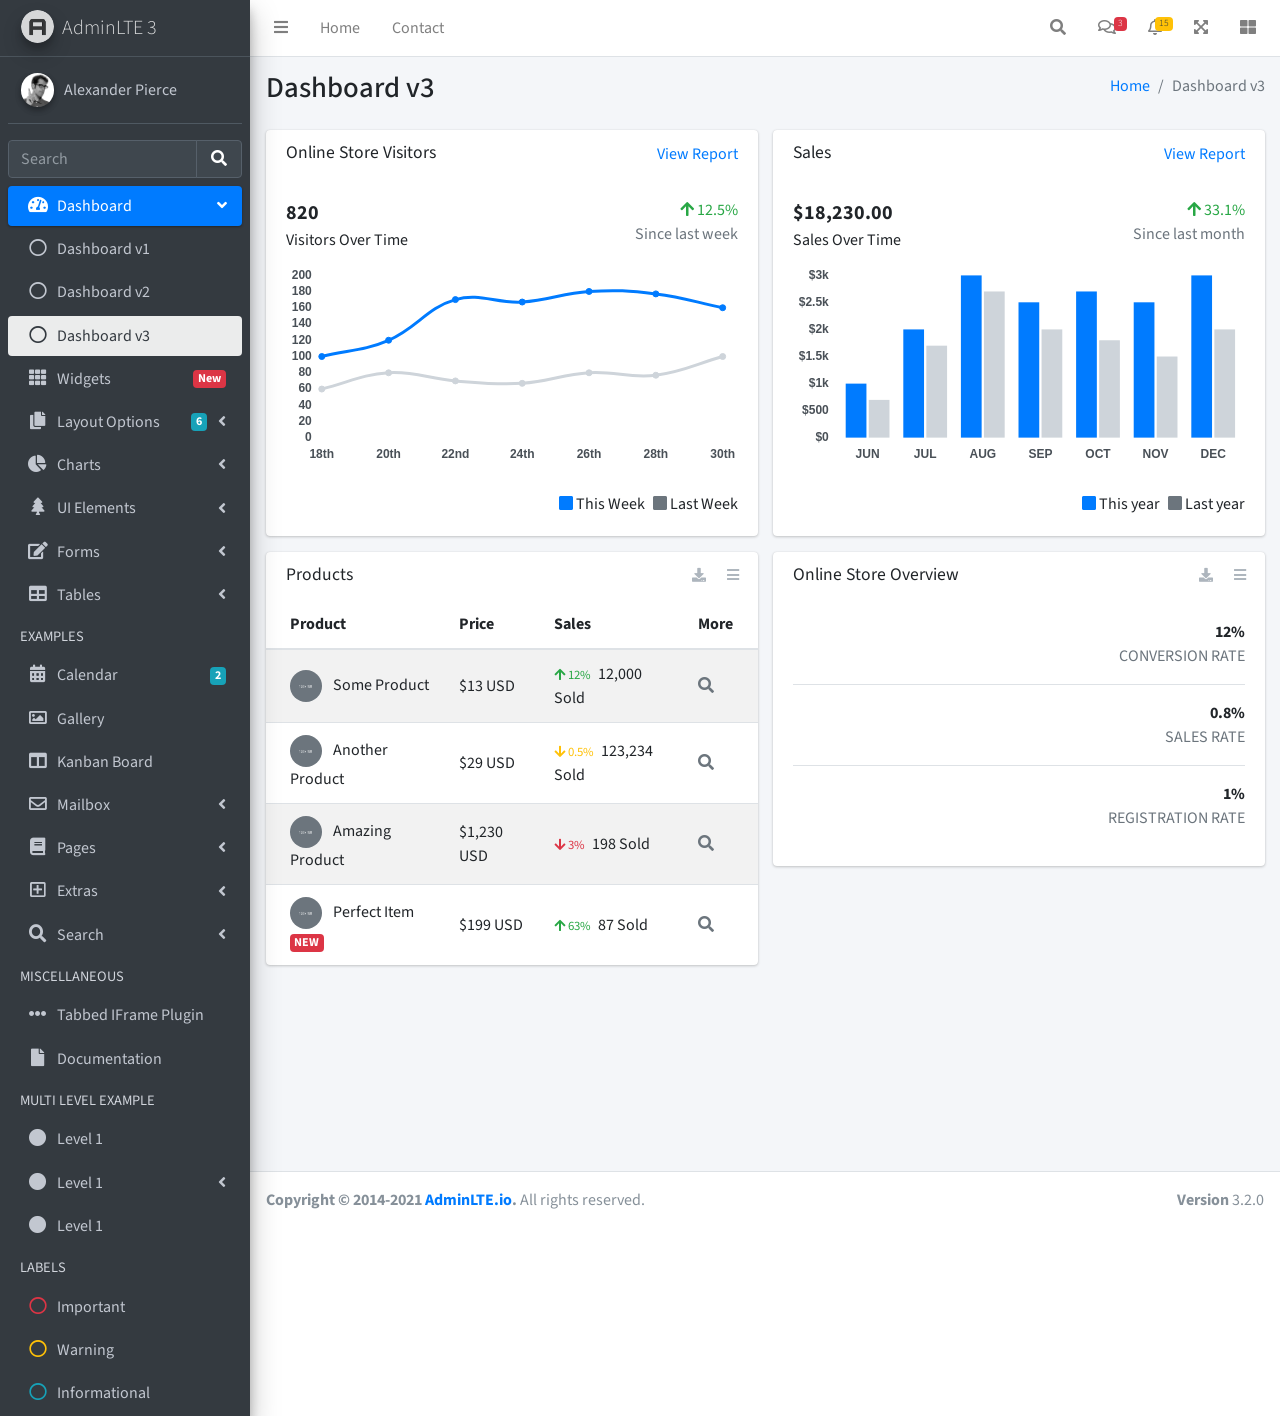
<file: adminlte/index3.html>
<!DOCTYPE html>
<html lang="en">
<head>
  <meta charset="utf-8">
  <meta name="viewport" content="width=device-width, initial-scale=1">
  <title>AdminLTE 3 | Dashboard 3</title>

  <!-- Google Font: Source Sans Pro -->
  <link rel="stylesheet" href="https://fonts.googleapis.com/css?family=Source+Sans+Pro:300,400,400i,700&display=fallback">
  <!-- Font Awesome Icons -->
  <link rel="stylesheet" href="plugins/fontawesome-free/css/all.min.css">
  <!-- IonIcons -->
  <link rel="stylesheet" href="https://code.ionicframework.com/ionicons/2.0.1/css/ionicons.min.css">
  <!-- Theme style -->
  <link rel="stylesheet" href="dist/css/adminlte.min.css">
</head>
<!--
`body` tag options:

  Apply one or more of the following classes to to the body tag
  to get the desired effect

  * sidebar-collapse
  * sidebar-mini
-->
<body class="hold-transition sidebar-mini">
<div class="wrapper">
  <!-- Navbar -->
  <nav class="main-header navbar navbar-expand navbar-white navbar-light">
    <!-- Left navbar links -->
    <ul class="navbar-nav">
      <li class="nav-item">
        <a class="nav-link" data-widget="pushmenu" href="#" role="button"><i class="fas fa-bars"></i></a>
      </li>
      <li class="nav-item d-none d-sm-inline-block">
        <a href="index3.html" class="nav-link">Home</a>
      </li>
      <li class="nav-item d-none d-sm-inline-block">
        <a href="#" class="nav-link">Contact</a>
      </li>
    </ul>

    <!-- Right navbar links -->
    <ul class="navbar-nav ml-auto">
      <!-- Navbar Search -->
      <li class="nav-item">
        <a class="nav-link" data-widget="navbar-search" href="#" role="button">
          <i class="fas fa-search"></i>
        </a>
        <div class="navbar-search-block">
          <form class="form-inline">
            <div class="input-group input-group-sm">
              <input class="form-control form-control-navbar" type="search" placeholder="Search" aria-label="Search">
              <div class="input-group-append">
                <button class="btn btn-navbar" type="submit">
                  <i class="fas fa-search"></i>
                </button>
                <button class="btn btn-navbar" type="button" data-widget="navbar-search">
                  <i class="fas fa-times"></i>
                </button>
              </div>
            </div>
          </form>
        </div>
      </li>

      <!-- Messages Dropdown Menu -->
      <li class="nav-item dropdown">
        <a class="nav-link" data-toggle="dropdown" href="#">
          <i class="far fa-comments"></i>
          <span class="badge badge-danger navbar-badge">3</span>
        </a>
        <div class="dropdown-menu dropdown-menu-lg dropdown-menu-right">
          <a href="#" class="dropdown-item">
            <!-- Message Start -->
            <div class="media">
              <img src="dist/img/user1-128x128.jpg" alt="User Avatar" class="img-size-50 mr-3 img-circle">
              <div class="media-body">
                <h3 class="dropdown-item-title">
                  Brad Diesel
                  <span class="float-right text-sm text-danger"><i class="fas fa-star"></i></span>
                </h3>
                <p class="text-sm">Call me whenever you can...</p>
                <p class="text-sm text-muted"><i class="far fa-clock mr-1"></i> 4 Hours Ago</p>
              </div>
            </div>
            <!-- Message End -->
          </a>
          <div class="dropdown-divider"></div>
          <a href="#" class="dropdown-item">
            <!-- Message Start -->
            <div class="media">
              <img src="dist/img/user8-128x128.jpg" alt="User Avatar" class="img-size-50 img-circle mr-3">
              <div class="media-body">
                <h3 class="dropdown-item-title">
                  John Pierce
                  <span class="float-right text-sm text-muted"><i class="fas fa-star"></i></span>
                </h3>
                <p class="text-sm">I got your message bro</p>
                <p class="text-sm text-muted"><i class="far fa-clock mr-1"></i> 4 Hours Ago</p>
              </div>
            </div>
            <!-- Message End -->
          </a>
          <div class="dropdown-divider"></div>
          <a href="#" class="dropdown-item">
            <!-- Message Start -->
            <div class="media">
              <img src="dist/img/user3-128x128.jpg" alt="User Avatar" class="img-size-50 img-circle mr-3">
              <div class="media-body">
                <h3 class="dropdown-item-title">
                  Nora Silvester
                  <span class="float-right text-sm text-warning"><i class="fas fa-star"></i></span>
                </h3>
                <p class="text-sm">The subject goes here</p>
                <p class="text-sm text-muted"><i class="far fa-clock mr-1"></i> 4 Hours Ago</p>
              </div>
            </div>
            <!-- Message End -->
          </a>
          <div class="dropdown-divider"></div>
          <a href="#" class="dropdown-item dropdown-footer">See All Messages</a>
        </div>
      </li>
      <!-- Notifications Dropdown Menu -->
      <li class="nav-item dropdown">
        <a class="nav-link" data-toggle="dropdown" href="#">
          <i class="far fa-bell"></i>
          <span class="badge badge-warning navbar-badge">15</span>
        </a>
        <div class="dropdown-menu dropdown-menu-lg dropdown-menu-right">
          <span class="dropdown-item dropdown-header">15 Notifications</span>
          <div class="dropdown-divider"></div>
          <a href="#" class="dropdown-item">
            <i class="fas fa-envelope mr-2"></i> 4 new messages
            <span class="float-right text-muted text-sm">3 mins</span>
          </a>
          <div class="dropdown-divider"></div>
          <a href="#" class="dropdown-item">
            <i class="fas fa-users mr-2"></i> 8 friend requests
            <span class="float-right text-muted text-sm">12 hours</span>
          </a>
          <div class="dropdown-divider"></div>
          <a href="#" class="dropdown-item">
            <i class="fas fa-file mr-2"></i> 3 new reports
            <span class="float-right text-muted text-sm">2 days</span>
          </a>
          <div class="dropdown-divider"></div>
          <a href="#" class="dropdown-item dropdown-footer">See All Notifications</a>
        </div>
      </li>
      <li class="nav-item">
        <a class="nav-link" data-widget="fullscreen" href="#" role="button">
          <i class="fas fa-expand-arrows-alt"></i>
        </a>
      </li>
      <li class="nav-item">
        <a class="nav-link" data-widget="control-sidebar" data-slide="true" href="#" role="button">
          <i class="fas fa-th-large"></i>
        </a>
      </li>
    </ul>
  </nav>
  <!-- /.navbar -->

  <!-- Main Sidebar Container -->
  <aside class="main-sidebar sidebar-dark-primary elevation-4">
    <!-- Brand Logo -->
    <a href="index3.html" class="brand-link">
      <img src="dist/img/AdminLTELogo.png" alt="AdminLTE Logo" class="brand-image img-circle elevation-3" style="opacity: .8">
      <span class="brand-text font-weight-light">AdminLTE 3</span>
    </a>

    <!-- Sidebar -->
    <div class="sidebar">
      <!-- Sidebar user panel (optional) -->
      <div class="user-panel mt-3 pb-3 mb-3 d-flex">
        <div class="image">
          <img src="dist/img/user2-160x160.jpg" class="img-circle elevation-2" alt="User Image">
        </div>
        <div class="info">
          <a href="#" class="d-block">Alexander Pierce</a>
        </div>
      </div>

      <!-- SidebarSearch Form -->
      <div class="form-inline">
        <div class="input-group" data-widget="sidebar-search">
          <input class="form-control form-control-sidebar" type="search" placeholder="Search" aria-label="Search">
          <div class="input-group-append">
            <button class="btn btn-sidebar">
              <i class="fas fa-search fa-fw"></i>
            </button>
          </div>
        </div>
      </div>

      <!-- Sidebar Menu -->
      <nav class="mt-2">
        <ul class="nav nav-pills nav-sidebar flex-column" data-widget="treeview" role="menu" data-accordion="false">
          <!-- Add icons to the links using the .nav-icon class
               with font-awesome or any other icon font library -->
          <li class="nav-item menu-open">
            <a href="#" class="nav-link active">
              <i class="nav-icon fas fa-tachometer-alt"></i>
              <p>
                Dashboard
                <i class="right fas fa-angle-left"></i>
              </p>
            </a>
            <ul class="nav nav-treeview">
              <li class="nav-item">
                <a href="./index.html" class="nav-link">
                  <i class="far fa-circle nav-icon"></i>
                  <p>Dashboard v1</p>
                </a>
              </li>
              <li class="nav-item">
                <a href="./index2.html" class="nav-link">
                  <i class="far fa-circle nav-icon"></i>
                  <p>Dashboard v2</p>
                </a>
              </li>
              <li class="nav-item">
                <a href="./index3.html" class="nav-link active">
                  <i class="far fa-circle nav-icon"></i>
                  <p>Dashboard v3</p>
                </a>
              </li>
            </ul>
          </li>
          <li class="nav-item">
            <a href="pages/widgets.html" class="nav-link">
              <i class="nav-icon fas fa-th"></i>
              <p>
                Widgets
                <span class="right badge badge-danger">New</span>
              </p>
            </a>
          </li>
          <li class="nav-item">
            <a href="#" class="nav-link">
              <i class="nav-icon fas fa-copy"></i>
              <p>
                Layout Options
                <i class="fas fa-angle-left right"></i>
                <span class="badge badge-info right">6</span>
              </p>
            </a>
            <ul class="nav nav-treeview">
              <li class="nav-item">
                <a href="pages/layout/top-nav.html" class="nav-link">
                  <i class="far fa-circle nav-icon"></i>
                  <p>Top Navigation</p>
                </a>
              </li>
              <li class="nav-item">
                <a href="pages/layout/top-nav-sidebar.html" class="nav-link">
                  <i class="far fa-circle nav-icon"></i>
                  <p>Top Navigation + Sidebar</p>
                </a>
              </li>
              <li class="nav-item">
                <a href="pages/layout/boxed.html" class="nav-link">
                  <i class="far fa-circle nav-icon"></i>
                  <p>Boxed</p>
                </a>
              </li>
              <li class="nav-item">
                <a href="pages/layout/fixed-sidebar.html" class="nav-link">
                  <i class="far fa-circle nav-icon"></i>
                  <p>Fixed Sidebar</p>
                </a>
              </li>
              <li class="nav-item">
                <a href="pages/layout/fixed-sidebar-custom.html" class="nav-link">
                  <i class="far fa-circle nav-icon"></i>
                  <p>Fixed Sidebar <small>+ Custom Area</small></p>
                </a>
              </li>
              <li class="nav-item">
                <a href="pages/layout/fixed-topnav.html" class="nav-link">
                  <i class="far fa-circle nav-icon"></i>
                  <p>Fixed Navbar</p>
                </a>
              </li>
              <li class="nav-item">
                <a href="pages/layout/fixed-footer.html" class="nav-link">
                  <i class="far fa-circle nav-icon"></i>
                  <p>Fixed Footer</p>
                </a>
              </li>
              <li class="nav-item">
                <a href="pages/layout/collapsed-sidebar.html" class="nav-link">
                  <i class="far fa-circle nav-icon"></i>
                  <p>Collapsed Sidebar</p>
                </a>
              </li>
            </ul>
          </li>
          <li class="nav-item">
            <a href="#" class="nav-link">
              <i class="nav-icon fas fa-chart-pie"></i>
              <p>
                Charts
                <i class="right fas fa-angle-left"></i>
              </p>
            </a>
            <ul class="nav nav-treeview">
              <li class="nav-item">
                <a href="pages/charts/chartjs.html" class="nav-link">
                  <i class="far fa-circle nav-icon"></i>
                  <p>ChartJS</p>
                </a>
              </li>
              <li class="nav-item">
                <a href="pages/charts/flot.html" class="nav-link">
                  <i class="far fa-circle nav-icon"></i>
                  <p>Flot</p>
                </a>
              </li>
              <li class="nav-item">
                <a href="pages/charts/inline.html" class="nav-link">
                  <i class="far fa-circle nav-icon"></i>
                  <p>Inline</p>
                </a>
              </li>
              <li class="nav-item">
                <a href="pages/charts/uplot.html" class="nav-link">
                  <i class="far fa-circle nav-icon"></i>
                  <p>uPlot</p>
                </a>
              </li>
            </ul>
          </li>
          <li class="nav-item">
            <a href="#" class="nav-link">
              <i class="nav-icon fas fa-tree"></i>
              <p>
                UI Elements
                <i class="fas fa-angle-left right"></i>
              </p>
            </a>
            <ul class="nav nav-treeview">
              <li class="nav-item">
                <a href="pages/UI/general.html" class="nav-link">
                  <i class="far fa-circle nav-icon"></i>
                  <p>General</p>
                </a>
              </li>
              <li class="nav-item">
                <a href="pages/UI/icons.html" class="nav-link">
                  <i class="far fa-circle nav-icon"></i>
                  <p>Icons</p>
                </a>
              </li>
              <li class="nav-item">
                <a href="pages/UI/buttons.html" class="nav-link">
                  <i class="far fa-circle nav-icon"></i>
                  <p>Buttons</p>
                </a>
              </li>
              <li class="nav-item">
                <a href="pages/UI/sliders.html" class="nav-link">
                  <i class="far fa-circle nav-icon"></i>
                  <p>Sliders</p>
                </a>
              </li>
              <li class="nav-item">
                <a href="pages/UI/modals.html" class="nav-link">
                  <i class="far fa-circle nav-icon"></i>
                  <p>Modals & Alerts</p>
                </a>
              </li>
              <li class="nav-item">
                <a href="pages/UI/navbar.html" class="nav-link">
                  <i class="far fa-circle nav-icon"></i>
                  <p>Navbar & Tabs</p>
                </a>
              </li>
              <li class="nav-item">
                <a href="pages/UI/timeline.html" class="nav-link">
                  <i class="far fa-circle nav-icon"></i>
                  <p>Timeline</p>
                </a>
              </li>
              <li class="nav-item">
                <a href="pages/UI/ribbons.html" class="nav-link">
                  <i class="far fa-circle nav-icon"></i>
                  <p>Ribbons</p>
                </a>
              </li>
            </ul>
          </li>
          <li class="nav-item">
            <a href="#" class="nav-link">
              <i class="nav-icon fas fa-edit"></i>
              <p>
                Forms
                <i class="fas fa-angle-left right"></i>
              </p>
            </a>
            <ul class="nav nav-treeview">
              <li class="nav-item">
                <a href="pages/forms/general.html" class="nav-link">
                  <i class="far fa-circle nav-icon"></i>
                  <p>General Elements</p>
                </a>
              </li>
              <li class="nav-item">
                <a href="pages/forms/advanced.html" class="nav-link">
                  <i class="far fa-circle nav-icon"></i>
                  <p>Advanced Elements</p>
                </a>
              </li>
              <li class="nav-item">
                <a href="pages/forms/editors.html" class="nav-link">
                  <i class="far fa-circle nav-icon"></i>
                  <p>Editors</p>
                </a>
              </li>
              <li class="nav-item">
                <a href="pages/forms/validation.html" class="nav-link">
                  <i class="far fa-circle nav-icon"></i>
                  <p>Validation</p>
                </a>
              </li>
            </ul>
          </li>
          <li class="nav-item">
            <a href="#" class="nav-link">
              <i class="nav-icon fas fa-table"></i>
              <p>
                Tables
                <i class="fas fa-angle-left right"></i>
              </p>
            </a>
            <ul class="nav nav-treeview">
              <li class="nav-item">
                <a href="pages/tables/simple.html" class="nav-link">
                  <i class="far fa-circle nav-icon"></i>
                  <p>Simple Tables</p>
                </a>
              </li>
              <li class="nav-item">
                <a href="pages/tables/data.html" class="nav-link">
                  <i class="far fa-circle nav-icon"></i>
                  <p>DataTables</p>
                </a>
              </li>
              <li class="nav-item">
                <a href="pages/tables/jsgrid.html" class="nav-link">
                  <i class="far fa-circle nav-icon"></i>
                  <p>jsGrid</p>
                </a>
              </li>
            </ul>
          </li>
          <li class="nav-header">EXAMPLES</li>
          <li class="nav-item">
            <a href="pages/calendar.html" class="nav-link">
              <i class="nav-icon fas fa-calendar-alt"></i>
              <p>
                Calendar
                <span class="badge badge-info right">2</span>
              </p>
            </a>
          </li>
          <li class="nav-item">
            <a href="pages/gallery.html" class="nav-link">
              <i class="nav-icon far fa-image"></i>
              <p>
                Gallery
              </p>
            </a>
          </li>
          <li class="nav-item">
            <a href="pages/kanban.html" class="nav-link">
              <i class="nav-icon fas fa-columns"></i>
              <p>
                Kanban Board
              </p>
            </a>
          </li>
          <li class="nav-item">
            <a href="#" class="nav-link">
              <i class="nav-icon far fa-envelope"></i>
              <p>
                Mailbox
                <i class="fas fa-angle-left right"></i>
              </p>
            </a>
            <ul class="nav nav-treeview">
              <li class="nav-item">
                <a href="pages/mailbox/mailbox.html" class="nav-link">
                  <i class="far fa-circle nav-icon"></i>
                  <p>Inbox</p>
                </a>
              </li>
              <li class="nav-item">
                <a href="pages/mailbox/compose.html" class="nav-link">
                  <i class="far fa-circle nav-icon"></i>
                  <p>Compose</p>
                </a>
              </li>
              <li class="nav-item">
                <a href="pages/mailbox/read-mail.html" class="nav-link">
                  <i class="far fa-circle nav-icon"></i>
                  <p>Read</p>
                </a>
              </li>
            </ul>
          </li>
          <li class="nav-item">
            <a href="#" class="nav-link">
              <i class="nav-icon fas fa-book"></i>
              <p>
                Pages
                <i class="fas fa-angle-left right"></i>
              </p>
            </a>
            <ul class="nav nav-treeview">
              <li class="nav-item">
                <a href="pages/examples/invoice.html" class="nav-link">
                  <i class="far fa-circle nav-icon"></i>
                  <p>Invoice</p>
                </a>
              </li>
              <li class="nav-item">
                <a href="pages/examples/profile.html" class="nav-link">
                  <i class="far fa-circle nav-icon"></i>
                  <p>Profile</p>
                </a>
              </li>
              <li class="nav-item">
                <a href="pages/examples/e-commerce.html" class="nav-link">
                  <i class="far fa-circle nav-icon"></i>
                  <p>E-commerce</p>
                </a>
              </li>
              <li class="nav-item">
                <a href="pages/examples/projects.html" class="nav-link">
                  <i class="far fa-circle nav-icon"></i>
                  <p>Projects</p>
                </a>
              </li>
              <li class="nav-item">
                <a href="pages/examples/project-add.html" class="nav-link">
                  <i class="far fa-circle nav-icon"></i>
                  <p>Project Add</p>
                </a>
              </li>
              <li class="nav-item">
                <a href="pages/examples/project-edit.html" class="nav-link">
                  <i class="far fa-circle nav-icon"></i>
                  <p>Project Edit</p>
                </a>
              </li>
              <li class="nav-item">
                <a href="pages/examples/project-detail.html" class="nav-link">
                  <i class="far fa-circle nav-icon"></i>
                  <p>Project Detail</p>
                </a>
              </li>
              <li class="nav-item">
                <a href="pages/examples/contacts.html" class="nav-link">
                  <i class="far fa-circle nav-icon"></i>
                  <p>Contacts</p>
                </a>
              </li>
              <li class="nav-item">
                <a href="pages/examples/faq.html" class="nav-link">
                  <i class="far fa-circle nav-icon"></i>
                  <p>FAQ</p>
                </a>
              </li>
              <li class="nav-item">
                <a href="pages/examples/contact-us.html" class="nav-link">
                  <i class="far fa-circle nav-icon"></i>
                  <p>Contact us</p>
                </a>
              </li>
            </ul>
          </li>
          <li class="nav-item">
            <a href="#" class="nav-link">
              <i class="nav-icon far fa-plus-square"></i>
              <p>
                Extras
                <i class="fas fa-angle-left right"></i>
              </p>
            </a>
            <ul class="nav nav-treeview">
              <li class="nav-item">
                <a href="#" class="nav-link">
                  <i class="far fa-circle nav-icon"></i>
                  <p>
                    Login & Register v1
                    <i class="fas fa-angle-left right"></i>
                  </p>
                </a>
                <ul class="nav nav-treeview">
                  <li class="nav-item">
                    <a href="pages/examples/login.html" class="nav-link">
                      <i class="far fa-circle nav-icon"></i>
                      <p>Login v1</p>
                    </a>
                  </li>
                  <li class="nav-item">
                    <a href="pages/examples/register.html" class="nav-link">
                      <i class="far fa-circle nav-icon"></i>
                      <p>Register v1</p>
                    </a>
                  </li>
                  <li class="nav-item">
                    <a href="pages/examples/forgot-password.html" class="nav-link">
                      <i class="far fa-circle nav-icon"></i>
                      <p>Forgot Password v1</p>
                    </a>
                  </li>
                  <li class="nav-item">
                    <a href="pages/examples/recover-password.html" class="nav-link">
                      <i class="far fa-circle nav-icon"></i>
                      <p>Recover Password v1</p>
                    </a>
                  </li>
                </ul>
              </li>
              <li class="nav-item">
                <a href="#" class="nav-link">
                  <i class="far fa-circle nav-icon"></i>
                  <p>
                    Login & Register v2
                    <i class="fas fa-angle-left right"></i>
                  </p>
                </a>
                <ul class="nav nav-treeview">
                  <li class="nav-item">
                    <a href="pages/examples/login-v2.html" class="nav-link">
                      <i class="far fa-circle nav-icon"></i>
                      <p>Login v2</p>
                    </a>
                  </li>
                  <li class="nav-item">
                    <a href="pages/examples/register-v2.html" class="nav-link">
                      <i class="far fa-circle nav-icon"></i>
                      <p>Register v2</p>
                    </a>
                  </li>
                  <li class="nav-item">
                    <a href="pages/examples/forgot-password-v2.html" class="nav-link">
                      <i class="far fa-circle nav-icon"></i>
                      <p>Forgot Password v2</p>
                    </a>
                  </li>
                  <li class="nav-item">
                    <a href="pages/examples/recover-password-v2.html" class="nav-link">
                      <i class="far fa-circle nav-icon"></i>
                      <p>Recover Password v2</p>
                    </a>
                  </li>
                </ul>
              </li>
              <li class="nav-item">
                <a href="pages/examples/lockscreen.html" class="nav-link">
                  <i class="far fa-circle nav-icon"></i>
                  <p>Lockscreen</p>
                </a>
              </li>
              <li class="nav-item">
                <a href="pages/examples/legacy-user-menu.html" class="nav-link">
                  <i class="far fa-circle nav-icon"></i>
                  <p>Legacy User Menu</p>
                </a>
              </li>
              <li class="nav-item">
                <a href="pages/examples/language-menu.html" class="nav-link">
                  <i class="far fa-circle nav-icon"></i>
                  <p>Language Menu</p>
                </a>
              </li>
              <li class="nav-item">
                <a href="pages/examples/404.html" class="nav-link">
                  <i class="far fa-circle nav-icon"></i>
                  <p>Error 404</p>
                </a>
              </li>
              <li class="nav-item">
                <a href="pages/examples/500.html" class="nav-link">
                  <i class="far fa-circle nav-icon"></i>
                  <p>Error 500</p>
                </a>
              </li>
              <li class="nav-item">
                <a href="pages/examples/pace.html" class="nav-link">
                  <i class="far fa-circle nav-icon"></i>
                  <p>Pace</p>
                </a>
              </li>
              <li class="nav-item">
                <a href="pages/examples/blank.html" class="nav-link">
                  <i class="far fa-circle nav-icon"></i>
                  <p>Blank Page</p>
                </a>
              </li>
              <li class="nav-item">
                <a href="starter.html" class="nav-link">
                  <i class="far fa-circle nav-icon"></i>
                  <p>Starter Page</p>
                </a>
              </li>
            </ul>
          </li>
          <li class="nav-item">
            <a href="#" class="nav-link">
              <i class="nav-icon fas fa-search"></i>
              <p>
                Search
                <i class="fas fa-angle-left right"></i>
              </p>
            </a>
            <ul class="nav nav-treeview">
              <li class="nav-item">
                <a href="pages/search/simple.html" class="nav-link">
                  <i class="far fa-circle nav-icon"></i>
                  <p>Simple Search</p>
                </a>
              </li>
              <li class="nav-item">
                <a href="pages/search/enhanced.html" class="nav-link">
                  <i class="far fa-circle nav-icon"></i>
                  <p>Enhanced</p>
                </a>
              </li>
            </ul>
          </li>
          <li class="nav-header">MISCELLANEOUS</li>
          <li class="nav-item">
            <a href="iframe.html" class="nav-link">
              <i class="nav-icon fas fa-ellipsis-h"></i>
              <p>Tabbed IFrame Plugin</p>
            </a>
          </li>
          <li class="nav-item">
            <a href="https://adminlte.io/docs/3.1/" class="nav-link">
              <i class="nav-icon fas fa-file"></i>
              <p>Documentation</p>
            </a>
          </li>
          <li class="nav-header">MULTI LEVEL EXAMPLE</li>
          <li class="nav-item">
            <a href="#" class="nav-link">
              <i class="fas fa-circle nav-icon"></i>
              <p>Level 1</p>
            </a>
          </li>
          <li class="nav-item">
            <a href="#" class="nav-link">
              <i class="nav-icon fas fa-circle"></i>
              <p>
                Level 1
                <i class="right fas fa-angle-left"></i>
              </p>
            </a>
            <ul class="nav nav-treeview">
              <li class="nav-item">
                <a href="#" class="nav-link">
                  <i class="far fa-circle nav-icon"></i>
                  <p>Level 2</p>
                </a>
              </li>
              <li class="nav-item">
                <a href="#" class="nav-link">
                  <i class="far fa-circle nav-icon"></i>
                  <p>
                    Level 2
                    <i class="right fas fa-angle-left"></i>
                  </p>
                </a>
                <ul class="nav nav-treeview">
                  <li class="nav-item">
                    <a href="#" class="nav-link">
                      <i class="far fa-dot-circle nav-icon"></i>
                      <p>Level 3</p>
                    </a>
                  </li>
                  <li class="nav-item">
                    <a href="#" class="nav-link">
                      <i class="far fa-dot-circle nav-icon"></i>
                      <p>Level 3</p>
                    </a>
                  </li>
                  <li class="nav-item">
                    <a href="#" class="nav-link">
                      <i class="far fa-dot-circle nav-icon"></i>
                      <p>Level 3</p>
                    </a>
                  </li>
                </ul>
              </li>
              <li class="nav-item">
                <a href="#" class="nav-link">
                  <i class="far fa-circle nav-icon"></i>
                  <p>Level 2</p>
                </a>
              </li>
            </ul>
          </li>
          <li class="nav-item">
            <a href="#" class="nav-link">
              <i class="fas fa-circle nav-icon"></i>
              <p>Level 1</p>
            </a>
          </li>
          <li class="nav-header">LABELS</li>
          <li class="nav-item">
            <a href="#" class="nav-link">
              <i class="nav-icon far fa-circle text-danger"></i>
              <p class="text">Important</p>
            </a>
          </li>
          <li class="nav-item">
            <a href="#" class="nav-link">
              <i class="nav-icon far fa-circle text-warning"></i>
              <p>Warning</p>
            </a>
          </li>
          <li class="nav-item">
            <a href="#" class="nav-link">
              <i class="nav-icon far fa-circle text-info"></i>
              <p>Informational</p>
            </a>
          </li>
        </ul>
      </nav>
      <!-- /.sidebar-menu -->
    </div>
    <!-- /.sidebar -->
  </aside>

  <!-- Content Wrapper. Contains page content -->
  <div class="content-wrapper">
    <!-- Content Header (Page header) -->
    <div class="content-header">
      <div class="container-fluid">
        <div class="row mb-2">
          <div class="col-sm-6">
            <h1 class="m-0">Dashboard v3</h1>
          </div><!-- /.col -->
          <div class="col-sm-6">
            <ol class="breadcrumb float-sm-right">
              <li class="breadcrumb-item"><a href="#">Home</a></li>
              <li class="breadcrumb-item active">Dashboard v3</li>
            </ol>
          </div><!-- /.col -->
        </div><!-- /.row -->
      </div><!-- /.container-fluid -->
    </div>
    <!-- /.content-header -->

    <!-- Main content -->
    <div class="content">
      <div class="container-fluid">
        <div class="row">
          <div class="col-lg-6">
            <div class="card">
              <div class="card-header border-0">
                <div class="d-flex justify-content-between">
                  <h3 class="card-title">Online Store Visitors</h3>
                  <a href="javascript:void(0);">View Report</a>
                </div>
              </div>
              <div class="card-body">
                <div class="d-flex">
                  <p class="d-flex flex-column">
                    <span class="text-bold text-lg">820</span>
                    <span>Visitors Over Time</span>
                  </p>
                  <p class="ml-auto d-flex flex-column text-right">
                    <span class="text-success">
                      <i class="fas fa-arrow-up"></i> 12.5%
                    </span>
                    <span class="text-muted">Since last week</span>
                  </p>
                </div>
                <!-- /.d-flex -->

                <div class="position-relative mb-4">
                  <canvas id="visitors-chart" height="200"></canvas>
                </div>

                <div class="d-flex flex-row justify-content-end">
                  <span class="mr-2">
                    <i class="fas fa-square text-primary"></i> This Week
                  </span>

                  <span>
                    <i class="fas fa-square text-gray"></i> Last Week
                  </span>
                </div>
              </div>
            </div>
            <!-- /.card -->

            <div class="card">
              <div class="card-header border-0">
                <h3 class="card-title">Products</h3>
                <div class="card-tools">
                  <a href="#" class="btn btn-tool btn-sm">
                    <i class="fas fa-download"></i>
                  </a>
                  <a href="#" class="btn btn-tool btn-sm">
                    <i class="fas fa-bars"></i>
                  </a>
                </div>
              </div>
              <div class="card-body table-responsive p-0">
                <table class="table table-striped table-valign-middle">
                  <thead>
                  <tr>
                    <th>Product</th>
                    <th>Price</th>
                    <th>Sales</th>
                    <th>More</th>
                  </tr>
                  </thead>
                  <tbody>
                  <tr>
                    <td>
                      <img src="dist/img/default-150x150.png" alt="Product 1" class="img-circle img-size-32 mr-2">
                      Some Product
                    </td>
                    <td>$13 USD</td>
                    <td>
                      <small class="text-success mr-1">
                        <i class="fas fa-arrow-up"></i>
                        12%
                      </small>
                      12,000 Sold
                    </td>
                    <td>
                      <a href="#" class="text-muted">
                        <i class="fas fa-search"></i>
                      </a>
                    </td>
                  </tr>
                  <tr>
                    <td>
                      <img src="dist/img/default-150x150.png" alt="Product 1" class="img-circle img-size-32 mr-2">
                      Another Product
                    </td>
                    <td>$29 USD</td>
                    <td>
                      <small class="text-warning mr-1">
                        <i class="fas fa-arrow-down"></i>
                        0.5%
                      </small>
                      123,234 Sold
                    </td>
                    <td>
                      <a href="#" class="text-muted">
                        <i class="fas fa-search"></i>
                      </a>
                    </td>
                  </tr>
                  <tr>
                    <td>
                      <img src="dist/img/default-150x150.png" alt="Product 1" class="img-circle img-size-32 mr-2">
                      Amazing Product
                    </td>
                    <td>$1,230 USD</td>
                    <td>
                      <small class="text-danger mr-1">
                        <i class="fas fa-arrow-down"></i>
                        3%
                      </small>
                      198 Sold
                    </td>
                    <td>
                      <a href="#" class="text-muted">
                        <i class="fas fa-search"></i>
                      </a>
                    </td>
                  </tr>
                  <tr>
                    <td>
                      <img src="dist/img/default-150x150.png" alt="Product 1" class="img-circle img-size-32 mr-2">
                      Perfect Item
                      <span class="badge bg-danger">NEW</span>
                    </td>
                    <td>$199 USD</td>
                    <td>
                      <small class="text-success mr-1">
                        <i class="fas fa-arrow-up"></i>
                        63%
                      </small>
                      87 Sold
                    </td>
                    <td>
                      <a href="#" class="text-muted">
                        <i class="fas fa-search"></i>
                      </a>
                    </td>
                  </tr>
                  </tbody>
                </table>
              </div>
            </div>
            <!-- /.card -->
          </div>
          <!-- /.col-md-6 -->
          <div class="col-lg-6">
            <div class="card">
              <div class="card-header border-0">
                <div class="d-flex justify-content-between">
                  <h3 class="card-title">Sales</h3>
                  <a href="javascript:void(0);">View Report</a>
                </div>
              </div>
              <div class="card-body">
                <div class="d-flex">
                  <p class="d-flex flex-column">
                    <span class="text-bold text-lg">$18,230.00</span>
                    <span>Sales Over Time</span>
                  </p>
                  <p class="ml-auto d-flex flex-column text-right">
                    <span class="text-success">
                      <i class="fas fa-arrow-up"></i> 33.1%
                    </span>
                    <span class="text-muted">Since last month</span>
                  </p>
                </div>
                <!-- /.d-flex -->

                <div class="position-relative mb-4">
                  <canvas id="sales-chart" height="200"></canvas>
                </div>

                <div class="d-flex flex-row justify-content-end">
                  <span class="mr-2">
                    <i class="fas fa-square text-primary"></i> This year
                  </span>

                  <span>
                    <i class="fas fa-square text-gray"></i> Last year
                  </span>
                </div>
              </div>
            </div>
            <!-- /.card -->

            <div class="card">
              <div class="card-header border-0">
                <h3 class="card-title">Online Store Overview</h3>
                <div class="card-tools">
                  <a href="#" class="btn btn-sm btn-tool">
                    <i class="fas fa-download"></i>
                  </a>
                  <a href="#" class="btn btn-sm btn-tool">
                    <i class="fas fa-bars"></i>
                  </a>
                </div>
              </div>
              <div class="card-body">
                <div class="d-flex justify-content-between align-items-center border-bottom mb-3">
                  <p class="text-success text-xl">
                    <i class="ion ion-ios-refresh-empty"></i>
                  </p>
                  <p class="d-flex flex-column text-right">
                    <span class="font-weight-bold">
                      <i class="ion ion-android-arrow-up text-success"></i> 12%
                    </span>
                    <span class="text-muted">CONVERSION RATE</span>
                  </p>
                </div>
                <!-- /.d-flex -->
                <div class="d-flex justify-content-between align-items-center border-bottom mb-3">
                  <p class="text-warning text-xl">
                    <i class="ion ion-ios-cart-outline"></i>
                  </p>
                  <p class="d-flex flex-column text-right">
                    <span class="font-weight-bold">
                      <i class="ion ion-android-arrow-up text-warning"></i> 0.8%
                    </span>
                    <span class="text-muted">SALES RATE</span>
                  </p>
                </div>
                <!-- /.d-flex -->
                <div class="d-flex justify-content-between align-items-center mb-0">
                  <p class="text-danger text-xl">
                    <i class="ion ion-ios-people-outline"></i>
                  </p>
                  <p class="d-flex flex-column text-right">
                    <span class="font-weight-bold">
                      <i class="ion ion-android-arrow-down text-danger"></i> 1%
                    </span>
                    <span class="text-muted">REGISTRATION RATE</span>
                  </p>
                </div>
                <!-- /.d-flex -->
              </div>
            </div>
          </div>
          <!-- /.col-md-6 -->
        </div>
        <!-- /.row -->
      </div>
      <!-- /.container-fluid -->
    </div>
    <!-- /.content -->
  </div>
  <!-- /.content-wrapper -->

  <!-- Control Sidebar -->
  <aside class="control-sidebar control-sidebar-dark">
    <!-- Control sidebar content goes here -->
  </aside>
  <!-- /.control-sidebar -->

  <!-- Main Footer -->
  <footer class="main-footer">
    <strong>Copyright &copy; 2014-2021 <a href="https://adminlte.io">AdminLTE.io</a>.</strong>
    All rights reserved.
    <div class="float-right d-none d-sm-inline-block">
      <b>Version</b> 3.2.0
    </div>
  </footer>
</div>
<!-- ./wrapper -->

<!-- REQUIRED SCRIPTS -->

<!-- jQuery -->
<script src="plugins/jquery/jquery.min.js"></script>
<!-- Bootstrap -->
<script src="plugins/bootstrap/js/bootstrap.bundle.min.js"></script>
<!-- AdminLTE -->
<script src="dist/js/adminlte.js"></script>

<!-- OPTIONAL SCRIPTS -->
<script src="plugins/chart.js/Chart.min.js"></script>
<!-- AdminLTE for demo purposes -->
<script src="dist/js/demo.js"></script>
<!-- AdminLTE dashboard demo (This is only for demo purposes) -->
<script src="dist/js/pages/dashboard3.js"></script>
</body>
</html>
</file>
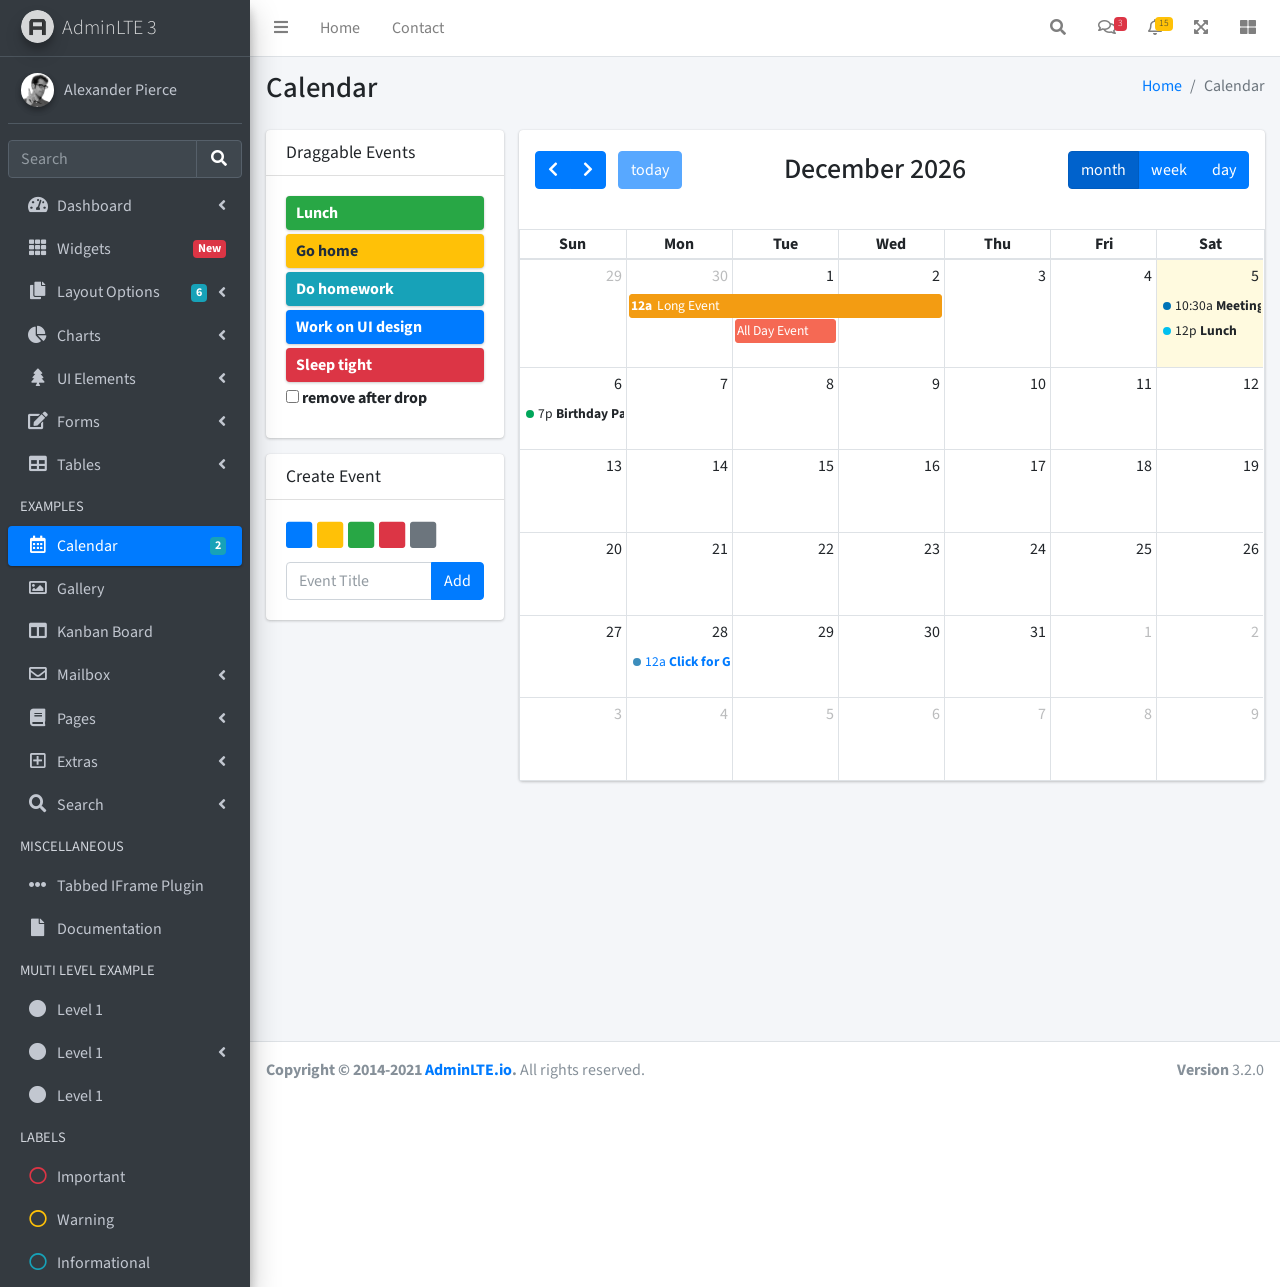
<file: adminlte/pages/calendar.html>
<!DOCTYPE html>
<html lang="en">
<head>
  <meta charset="utf-8">
  <meta name="viewport" content="width=device-width, initial-scale=1">
  <title>AdminLTE 3 | Calendar</title>

  <!-- Google Font: Source Sans Pro -->
  <link rel="stylesheet" href="https://fonts.googleapis.com/css?family=Source+Sans+Pro:300,400,400i,700&display=fallback">
  <!-- Font Awesome -->
  <link rel="stylesheet" href="../plugins/fontawesome-free/css/all.min.css">
  <!-- fullCalendar -->
  <link rel="stylesheet" href="../plugins/fullcalendar/main.css">
  <!-- Theme style -->
  <link rel="stylesheet" href="../dist/css/adminlte.min.css">
</head>
<body class="hold-transition sidebar-mini">
<div class="wrapper">
  <!-- Navbar -->
  <nav class="main-header navbar navbar-expand navbar-white navbar-light">
    <!-- Left navbar links -->
    <ul class="navbar-nav">
      <li class="nav-item">
        <a class="nav-link" data-widget="pushmenu" href="#" role="button"><i class="fas fa-bars"></i></a>
      </li>
      <li class="nav-item d-none d-sm-inline-block">
        <a href="../index3.html" class="nav-link">Home</a>
      </li>
      <li class="nav-item d-none d-sm-inline-block">
        <a href="#" class="nav-link">Contact</a>
      </li>
    </ul>

    <!-- Right navbar links -->
    <ul class="navbar-nav ml-auto">
      <!-- Navbar Search -->
      <li class="nav-item">
        <a class="nav-link" data-widget="navbar-search" href="#" role="button">
          <i class="fas fa-search"></i>
        </a>
        <div class="navbar-search-block">
          <form class="form-inline">
            <div class="input-group input-group-sm">
              <input class="form-control form-control-navbar" type="search" placeholder="Search" aria-label="Search">
              <div class="input-group-append">
                <button class="btn btn-navbar" type="submit">
                  <i class="fas fa-search"></i>
                </button>
                <button class="btn btn-navbar" type="button" data-widget="navbar-search">
                  <i class="fas fa-times"></i>
                </button>
              </div>
            </div>
          </form>
        </div>
      </li>

      <!-- Messages Dropdown Menu -->
      <li class="nav-item dropdown">
        <a class="nav-link" data-toggle="dropdown" href="#">
          <i class="far fa-comments"></i>
          <span class="badge badge-danger navbar-badge">3</span>
        </a>
        <div class="dropdown-menu dropdown-menu-lg dropdown-menu-right">
          <a href="#" class="dropdown-item">
            <!-- Message Start -->
            <div class="media">
              <img src="../dist/img/user1-128x128.jpg" alt="User Avatar" class="img-size-50 mr-3 img-circle">
              <div class="media-body">
                <h3 class="dropdown-item-title">
                  Brad Diesel
                  <span class="float-right text-sm text-danger"><i class="fas fa-star"></i></span>
                </h3>
                <p class="text-sm">Call me whenever you can...</p>
                <p class="text-sm text-muted"><i class="far fa-clock mr-1"></i> 4 Hours Ago</p>
              </div>
            </div>
            <!-- Message End -->
          </a>
          <div class="dropdown-divider"></div>
          <a href="#" class="dropdown-item">
            <!-- Message Start -->
            <div class="media">
              <img src="../dist/img/user8-128x128.jpg" alt="User Avatar" class="img-size-50 img-circle mr-3">
              <div class="media-body">
                <h3 class="dropdown-item-title">
                  John Pierce
                  <span class="float-right text-sm text-muted"><i class="fas fa-star"></i></span>
                </h3>
                <p class="text-sm">I got your message bro</p>
                <p class="text-sm text-muted"><i class="far fa-clock mr-1"></i> 4 Hours Ago</p>
              </div>
            </div>
            <!-- Message End -->
          </a>
          <div class="dropdown-divider"></div>
          <a href="#" class="dropdown-item">
            <!-- Message Start -->
            <div class="media">
              <img src="../dist/img/user3-128x128.jpg" alt="User Avatar" class="img-size-50 img-circle mr-3">
              <div class="media-body">
                <h3 class="dropdown-item-title">
                  Nora Silvester
                  <span class="float-right text-sm text-warning"><i class="fas fa-star"></i></span>
                </h3>
                <p class="text-sm">The subject goes here</p>
                <p class="text-sm text-muted"><i class="far fa-clock mr-1"></i> 4 Hours Ago</p>
              </div>
            </div>
            <!-- Message End -->
          </a>
          <div class="dropdown-divider"></div>
          <a href="#" class="dropdown-item dropdown-footer">See All Messages</a>
        </div>
      </li>
      <!-- Notifications Dropdown Menu -->
      <li class="nav-item dropdown">
        <a class="nav-link" data-toggle="dropdown" href="#">
          <i class="far fa-bell"></i>
          <span class="badge badge-warning navbar-badge">15</span>
        </a>
        <div class="dropdown-menu dropdown-menu-lg dropdown-menu-right">
          <span class="dropdown-item dropdown-header">15 Notifications</span>
          <div class="dropdown-divider"></div>
          <a href="#" class="dropdown-item">
            <i class="fas fa-envelope mr-2"></i> 4 new messages
            <span class="float-right text-muted text-sm">3 mins</span>
          </a>
          <div class="dropdown-divider"></div>
          <a href="#" class="dropdown-item">
            <i class="fas fa-users mr-2"></i> 8 friend requests
            <span class="float-right text-muted text-sm">12 hours</span>
          </a>
          <div class="dropdown-divider"></div>
          <a href="#" class="dropdown-item">
            <i class="fas fa-file mr-2"></i> 3 new reports
            <span class="float-right text-muted text-sm">2 days</span>
          </a>
          <div class="dropdown-divider"></div>
          <a href="#" class="dropdown-item dropdown-footer">See All Notifications</a>
        </div>
      </li>
      <li class="nav-item">
        <a class="nav-link" data-widget="fullscreen" href="#" role="button">
          <i class="fas fa-expand-arrows-alt"></i>
        </a>
      </li>
      <li class="nav-item">
        <a class="nav-link" data-widget="control-sidebar" data-slide="true" href="#" role="button">
          <i class="fas fa-th-large"></i>
        </a>
      </li>
    </ul>
  </nav>
  <!-- /.navbar -->

  <!-- Main Sidebar Container -->
  <aside class="main-sidebar sidebar-dark-primary elevation-4">
    <!-- Brand Logo -->
    <a href="../index3.html" class="brand-link">
      <img src="../dist/img/AdminLTELogo.png" alt="AdminLTE Logo" class="brand-image img-circle elevation-3" style="opacity: .8">
      <span class="brand-text font-weight-light">AdminLTE 3</span>
    </a>

    <!-- Sidebar -->
    <div class="sidebar">
      <!-- Sidebar user panel (optional) -->
      <div class="user-panel mt-3 pb-3 mb-3 d-flex">
        <div class="image">
          <img src="../dist/img/user2-160x160.jpg" class="img-circle elevation-2" alt="User Image">
        </div>
        <div class="info">
          <a href="#" class="d-block">Alexander Pierce</a>
        </div>
      </div>

      <!-- SidebarSearch Form -->
      <div class="form-inline">
        <div class="input-group" data-widget="sidebar-search">
          <input class="form-control form-control-sidebar" type="search" placeholder="Search" aria-label="Search">
          <div class="input-group-append">
            <button class="btn btn-sidebar">
              <i class="fas fa-search fa-fw"></i>
            </button>
          </div>
        </div>
      </div>

      <!-- Sidebar Menu -->
      <nav class="mt-2">
        <ul class="nav nav-pills nav-sidebar flex-column" data-widget="treeview" role="menu" data-accordion="false">
          <!-- Add icons to the links using the .nav-icon class
               with font-awesome or any other icon font library -->
          <li class="nav-item">
            <a href="#" class="nav-link">
              <i class="nav-icon fas fa-tachometer-alt"></i>
              <p>
                Dashboard
                <i class="right fas fa-angle-left"></i>
              </p>
            </a>
            <ul class="nav nav-treeview">
              <li class="nav-item">
                <a href="../index.html" class="nav-link">
                  <i class="far fa-circle nav-icon"></i>
                  <p>Dashboard v1</p>
                </a>
              </li>
              <li class="nav-item">
                <a href="../index2.html" class="nav-link">
                  <i class="far fa-circle nav-icon"></i>
                  <p>Dashboard v2</p>
                </a>
              </li>
              <li class="nav-item">
                <a href="../index3.html" class="nav-link">
                  <i class="far fa-circle nav-icon"></i>
                  <p>Dashboard v3</p>
                </a>
              </li>
            </ul>
          </li>
          <li class="nav-item">
            <a href="widgets.html" class="nav-link">
              <i class="nav-icon fas fa-th"></i>
              <p>
                Widgets
                <span class="right badge badge-danger">New</span>
              </p>
            </a>
          </li>
          <li class="nav-item">
            <a href="#" class="nav-link">
              <i class="nav-icon fas fa-copy"></i>
              <p>
                Layout Options
                <i class="fas fa-angle-left right"></i>
                <span class="badge badge-info right">6</span>
              </p>
            </a>
            <ul class="nav nav-treeview">
              <li class="nav-item">
                <a href="layout/top-nav.html" class="nav-link">
                  <i class="far fa-circle nav-icon"></i>
                  <p>Top Navigation</p>
                </a>
              </li>
              <li class="nav-item">
                <a href="layout/top-nav-sidebar.html" class="nav-link">
                  <i class="far fa-circle nav-icon"></i>
                  <p>Top Navigation + Sidebar</p>
                </a>
              </li>
              <li class="nav-item">
                <a href="layout/boxed.html" class="nav-link">
                  <i class="far fa-circle nav-icon"></i>
                  <p>Boxed</p>
                </a>
              </li>
              <li class="nav-item">
                <a href="layout/fixed-sidebar.html" class="nav-link">
                  <i class="far fa-circle nav-icon"></i>
                  <p>Fixed Sidebar</p>
                </a>
              </li>
              <li class="nav-item">
                <a href="layout/fixed-sidebar-custom.html" class="nav-link">
                  <i class="far fa-circle nav-icon"></i>
                  <p>Fixed Sidebar <small>+ Custom Area</small></p>
                </a>
              </li>
              <li class="nav-item">
                <a href="layout/fixed-topnav.html" class="nav-link">
                  <i class="far fa-circle nav-icon"></i>
                  <p>Fixed Navbar</p>
                </a>
              </li>
              <li class="nav-item">
                <a href="layout/fixed-footer.html" class="nav-link">
                  <i class="far fa-circle nav-icon"></i>
                  <p>Fixed Footer</p>
                </a>
              </li>
              <li class="nav-item">
                <a href="layout/collapsed-sidebar.html" class="nav-link">
                  <i class="far fa-circle nav-icon"></i>
                  <p>Collapsed Sidebar</p>
                </a>
              </li>
            </ul>
          </li>
          <li class="nav-item">
            <a href="#" class="nav-link">
              <i class="nav-icon fas fa-chart-pie"></i>
              <p>
                Charts
                <i class="right fas fa-angle-left"></i>
              </p>
            </a>
            <ul class="nav nav-treeview">
              <li class="nav-item">
                <a href="charts/chartjs.html" class="nav-link">
                  <i class="far fa-circle nav-icon"></i>
                  <p>ChartJS</p>
                </a>
              </li>
              <li class="nav-item">
                <a href="charts/flot.html" class="nav-link">
                  <i class="far fa-circle nav-icon"></i>
                  <p>Flot</p>
                </a>
              </li>
              <li class="nav-item">
                <a href="charts/inline.html" class="nav-link">
                  <i class="far fa-circle nav-icon"></i>
                  <p>Inline</p>
                </a>
              </li>
              <li class="nav-item">
                <a href="charts/uplot.html" class="nav-link">
                  <i class="far fa-circle nav-icon"></i>
                  <p>uPlot</p>
                </a>
              </li>
            </ul>
          </li>
          <li class="nav-item">
            <a href="#" class="nav-link">
              <i class="nav-icon fas fa-tree"></i>
              <p>
                UI Elements
                <i class="fas fa-angle-left right"></i>
              </p>
            </a>
            <ul class="nav nav-treeview">
              <li class="nav-item">
                <a href="UI/general.html" class="nav-link">
                  <i class="far fa-circle nav-icon"></i>
                  <p>General</p>
                </a>
              </li>
              <li class="nav-item">
                <a href="UI/icons.html" class="nav-link">
                  <i class="far fa-circle nav-icon"></i>
                  <p>Icons</p>
                </a>
              </li>
              <li class="nav-item">
                <a href="UI/buttons.html" class="nav-link">
                  <i class="far fa-circle nav-icon"></i>
                  <p>Buttons</p>
                </a>
              </li>
              <li class="nav-item">
                <a href="UI/sliders.html" class="nav-link">
                  <i class="far fa-circle nav-icon"></i>
                  <p>Sliders</p>
                </a>
              </li>
              <li class="nav-item">
                <a href="UI/modals.html" class="nav-link">
                  <i class="far fa-circle nav-icon"></i>
                  <p>Modals & Alerts</p>
                </a>
              </li>
              <li class="nav-item">
                <a href="UI/navbar.html" class="nav-link">
                  <i class="far fa-circle nav-icon"></i>
                  <p>Navbar & Tabs</p>
                </a>
              </li>
              <li class="nav-item">
                <a href="UI/timeline.html" class="nav-link">
                  <i class="far fa-circle nav-icon"></i>
                  <p>Timeline</p>
                </a>
              </li>
              <li class="nav-item">
                <a href="UI/ribbons.html" class="nav-link">
                  <i class="far fa-circle nav-icon"></i>
                  <p>Ribbons</p>
                </a>
              </li>
            </ul>
          </li>
          <li class="nav-item">
            <a href="#" class="nav-link">
              <i class="nav-icon fas fa-edit"></i>
              <p>
                Forms
                <i class="fas fa-angle-left right"></i>
              </p>
            </a>
            <ul class="nav nav-treeview">
              <li class="nav-item">
                <a href="forms/general.html" class="nav-link">
                  <i class="far fa-circle nav-icon"></i>
                  <p>General Elements</p>
                </a>
              </li>
              <li class="nav-item">
                <a href="forms/advanced.html" class="nav-link">
                  <i class="far fa-circle nav-icon"></i>
                  <p>Advanced Elements</p>
                </a>
              </li>
              <li class="nav-item">
                <a href="forms/editors.html" class="nav-link">
                  <i class="far fa-circle nav-icon"></i>
                  <p>Editors</p>
                </a>
              </li>
              <li class="nav-item">
                <a href="forms/validation.html" class="nav-link">
                  <i class="far fa-circle nav-icon"></i>
                  <p>Validation</p>
                </a>
              </li>
            </ul>
          </li>
          <li class="nav-item">
            <a href="#" class="nav-link">
              <i class="nav-icon fas fa-table"></i>
              <p>
                Tables
                <i class="fas fa-angle-left right"></i>
              </p>
            </a>
            <ul class="nav nav-treeview">
              <li class="nav-item">
                <a href="tables/simple.html" class="nav-link">
                  <i class="far fa-circle nav-icon"></i>
                  <p>Simple Tables</p>
                </a>
              </li>
              <li class="nav-item">
                <a href="tables/data.html" class="nav-link">
                  <i class="far fa-circle nav-icon"></i>
                  <p>DataTables</p>
                </a>
              </li>
              <li class="nav-item">
                <a href="tables/jsgrid.html" class="nav-link">
                  <i class="far fa-circle nav-icon"></i>
                  <p>jsGrid</p>
                </a>
              </li>
            </ul>
          </li>
          <li class="nav-header">EXAMPLES</li>
          <li class="nav-item">
            <a href="calendar.html" class="nav-link active">
              <i class="nav-icon far fa-calendar-alt"></i>
              <p>
                Calendar
                <span class="badge badge-info right">2</span>
              </p>
            </a>
          </li>
          <li class="nav-item">
            <a href="gallery.html" class="nav-link">
              <i class="nav-icon far fa-image"></i>
              <p>
                Gallery
              </p>
            </a>
          </li>
          <li class="nav-item">
            <a href="kanban.html" class="nav-link">
              <i class="nav-icon fas fa-columns"></i>
              <p>
                Kanban Board
              </p>
            </a>
          </li>
          <li class="nav-item">
            <a href="#" class="nav-link">
              <i class="nav-icon far fa-envelope"></i>
              <p>
                Mailbox
                <i class="fas fa-angle-left right"></i>
              </p>
            </a>
            <ul class="nav nav-treeview">
              <li class="nav-item">
                <a href="mailbox/mailbox.html" class="nav-link">
                  <i class="far fa-circle nav-icon"></i>
                  <p>Inbox</p>
                </a>
              </li>
              <li class="nav-item">
                <a href="mailbox/compose.html" class="nav-link">
                  <i class="far fa-circle nav-icon"></i>
                  <p>Compose</p>
                </a>
              </li>
              <li class="nav-item">
                <a href="mailbox/read-mail.html" class="nav-link">
                  <i class="far fa-circle nav-icon"></i>
                  <p>Read</p>
                </a>
              </li>
            </ul>
          </li>
          <li class="nav-item">
            <a href="#" class="nav-link">
              <i class="nav-icon fas fa-book"></i>
              <p>
                Pages
                <i class="fas fa-angle-left right"></i>
              </p>
            </a>
            <ul class="nav nav-treeview">
              <li class="nav-item">
                <a href="examples/invoice.html" class="nav-link">
                  <i class="far fa-circle nav-icon"></i>
                  <p>Invoice</p>
                </a>
              </li>
              <li class="nav-item">
                <a href="examples/profile.html" class="nav-link">
                  <i class="far fa-circle nav-icon"></i>
                  <p>Profile</p>
                </a>
              </li>
              <li class="nav-item">
                <a href="examples/e-commerce.html" class="nav-link">
                  <i class="far fa-circle nav-icon"></i>
                  <p>E-commerce</p>
                </a>
              </li>
              <li class="nav-item">
                <a href="examples/projects.html" class="nav-link">
                  <i class="far fa-circle nav-icon"></i>
                  <p>Projects</p>
                </a>
              </li>
              <li class="nav-item">
                <a href="examples/project-add.html" class="nav-link">
                  <i class="far fa-circle nav-icon"></i>
                  <p>Project Add</p>
                </a>
              </li>
              <li class="nav-item">
                <a href="examples/project-edit.html" class="nav-link">
                  <i class="far fa-circle nav-icon"></i>
                  <p>Project Edit</p>
                </a>
              </li>
              <li class="nav-item">
                <a href="examples/project-detail.html" class="nav-link">
                  <i class="far fa-circle nav-icon"></i>
                  <p>Project Detail</p>
                </a>
              </li>
              <li class="nav-item">
                <a href="examples/contacts.html" class="nav-link">
                  <i class="far fa-circle nav-icon"></i>
                  <p>Contacts</p>
                </a>
              </li>
              <li class="nav-item">
                <a href="examples/faq.html" class="nav-link">
                  <i class="far fa-circle nav-icon"></i>
                  <p>FAQ</p>
                </a>
              </li>
              <li class="nav-item">
                <a href="examples/contact-us.html" class="nav-link">
                  <i class="far fa-circle nav-icon"></i>
                  <p>Contact us</p>
                </a>
              </li>
            </ul>
          </li>
          <li class="nav-item">
            <a href="#" class="nav-link">
              <i class="nav-icon far fa-plus-square"></i>
              <p>
                Extras
                <i class="fas fa-angle-left right"></i>
              </p>
            </a>
            <ul class="nav nav-treeview">
              <li class="nav-item">
                <a href="#" class="nav-link">
                  <i class="far fa-circle nav-icon"></i>
                  <p>
                    Login & Register v1
                    <i class="fas fa-angle-left right"></i>
                  </p>
                </a>
                <ul class="nav nav-treeview">
                  <li class="nav-item">
                    <a href="examples/login.html" class="nav-link">
                      <i class="far fa-circle nav-icon"></i>
                      <p>Login v1</p>
                    </a>
                  </li>
                  <li class="nav-item">
                    <a href="examples/register.html" class="nav-link">
                      <i class="far fa-circle nav-icon"></i>
                      <p>Register v1</p>
                    </a>
                  </li>
                  <li class="nav-item">
                    <a href="examples/forgot-password.html" class="nav-link">
                      <i class="far fa-circle nav-icon"></i>
                      <p>Forgot Password v1</p>
                    </a>
                  </li>
                  <li class="nav-item">
                    <a href="examples/recover-password.html" class="nav-link">
                      <i class="far fa-circle nav-icon"></i>
                      <p>Recover Password v1</p>
                    </a>
                  </li>
                </ul>
              </li>
              <li class="nav-item">
                <a href="#" class="nav-link">
                  <i class="far fa-circle nav-icon"></i>
                  <p>
                    Login & Register v2
                    <i class="fas fa-angle-left right"></i>
                  </p>
                </a>
                <ul class="nav nav-treeview">
                  <li class="nav-item">
                    <a href="examples/login-v2.html" class="nav-link">
                      <i class="far fa-circle nav-icon"></i>
                      <p>Login v2</p>
                    </a>
                  </li>
                  <li class="nav-item">
                    <a href="examples/register-v2.html" class="nav-link">
                      <i class="far fa-circle nav-icon"></i>
                      <p>Register v2</p>
                    </a>
                  </li>
                  <li class="nav-item">
                    <a href="examples/forgot-password-v2.html" class="nav-link">
                      <i class="far fa-circle nav-icon"></i>
                      <p>Forgot Password v2</p>
                    </a>
                  </li>
                  <li class="nav-item">
                    <a href="examples/recover-password-v2.html" class="nav-link">
                      <i class="far fa-circle nav-icon"></i>
                      <p>Recover Password v2</p>
                    </a>
                  </li>
                </ul>
              </li>
              <li class="nav-item">
                <a href="examples/lockscreen.html" class="nav-link">
                  <i class="far fa-circle nav-icon"></i>
                  <p>Lockscreen</p>
                </a>
              </li>
              <li class="nav-item">
                <a href="examples/legacy-user-menu.html" class="nav-link">
                  <i class="far fa-circle nav-icon"></i>
                  <p>Legacy User Menu</p>
                </a>
              </li>
              <li class="nav-item">
                <a href="examples/language-menu.html" class="nav-link">
                  <i class="far fa-circle nav-icon"></i>
                  <p>Language Menu</p>
                </a>
              </li>
              <li class="nav-item">
                <a href="examples/404.html" class="nav-link">
                  <i class="far fa-circle nav-icon"></i>
                  <p>Error 404</p>
                </a>
              </li>
              <li class="nav-item">
                <a href="examples/500.html" class="nav-link">
                  <i class="far fa-circle nav-icon"></i>
                  <p>Error 500</p>
                </a>
              </li>
              <li class="nav-item">
                <a href="examples/pace.html" class="nav-link">
                  <i class="far fa-circle nav-icon"></i>
                  <p>Pace</p>
                </a>
              </li>
              <li class="nav-item">
                <a href="examples/blank.html" class="nav-link">
                  <i class="far fa-circle nav-icon"></i>
                  <p>Blank Page</p>
                </a>
              </li>
              <li class="nav-item">
                <a href="../starter.html" class="nav-link">
                  <i class="far fa-circle nav-icon"></i>
                  <p>Starter Page</p>
                </a>
              </li>
            </ul>
          </li>
          <li class="nav-item">
            <a href="#" class="nav-link">
              <i class="nav-icon fas fa-search"></i>
              <p>
                Search
                <i class="fas fa-angle-left right"></i>
              </p>
            </a>
            <ul class="nav nav-treeview">
              <li class="nav-item">
                <a href="search/simple.html" class="nav-link">
                  <i class="far fa-circle nav-icon"></i>
                  <p>Simple Search</p>
                </a>
              </li>
              <li class="nav-item">
                <a href="search/enhanced.html" class="nav-link">
                  <i class="far fa-circle nav-icon"></i>
                  <p>Enhanced</p>
                </a>
              </li>
            </ul>
          </li>
          <li class="nav-header">MISCELLANEOUS</li>
          <li class="nav-item">
            <a href="../iframe.html" class="nav-link">
              <i class="nav-icon fas fa-ellipsis-h"></i>
              <p>Tabbed IFrame Plugin</p>
            </a>
          </li>
          <li class="nav-item">
            <a href="https://adminlte.io/docs/3.1/" class="nav-link">
              <i class="nav-icon fas fa-file"></i>
              <p>Documentation</p>
            </a>
          </li>
          <li class="nav-header">MULTI LEVEL EXAMPLE</li>
          <li class="nav-item">
            <a href="#" class="nav-link">
              <i class="fas fa-circle nav-icon"></i>
              <p>Level 1</p>
            </a>
          </li>
          <li class="nav-item">
            <a href="#" class="nav-link">
              <i class="nav-icon fas fa-circle"></i>
              <p>
                Level 1
                <i class="right fas fa-angle-left"></i>
              </p>
            </a>
            <ul class="nav nav-treeview">
              <li class="nav-item">
                <a href="#" class="nav-link">
                  <i class="far fa-circle nav-icon"></i>
                  <p>Level 2</p>
                </a>
              </li>
              <li class="nav-item">
                <a href="#" class="nav-link">
                  <i class="far fa-circle nav-icon"></i>
                  <p>
                    Level 2
                    <i class="right fas fa-angle-left"></i>
                  </p>
                </a>
                <ul class="nav nav-treeview">
                  <li class="nav-item">
                    <a href="#" class="nav-link">
                      <i class="far fa-dot-circle nav-icon"></i>
                      <p>Level 3</p>
                    </a>
                  </li>
                  <li class="nav-item">
                    <a href="#" class="nav-link">
                      <i class="far fa-dot-circle nav-icon"></i>
                      <p>Level 3</p>
                    </a>
                  </li>
                  <li class="nav-item">
                    <a href="#" class="nav-link">
                      <i class="far fa-dot-circle nav-icon"></i>
                      <p>Level 3</p>
                    </a>
                  </li>
                </ul>
              </li>
              <li class="nav-item">
                <a href="#" class="nav-link">
                  <i class="far fa-circle nav-icon"></i>
                  <p>Level 2</p>
                </a>
              </li>
            </ul>
          </li>
          <li class="nav-item">
            <a href="#" class="nav-link">
              <i class="fas fa-circle nav-icon"></i>
              <p>Level 1</p>
            </a>
          </li>
          <li class="nav-header">LABELS</li>
          <li class="nav-item">
            <a href="#" class="nav-link">
              <i class="nav-icon far fa-circle text-danger"></i>
              <p class="text">Important</p>
            </a>
          </li>
          <li class="nav-item">
            <a href="#" class="nav-link">
              <i class="nav-icon far fa-circle text-warning"></i>
              <p>Warning</p>
            </a>
          </li>
          <li class="nav-item">
            <a href="#" class="nav-link">
              <i class="nav-icon far fa-circle text-info"></i>
              <p>Informational</p>
            </a>
          </li>
        </ul>
      </nav>
      <!-- /.sidebar-menu -->
    </div>
    <!-- /.sidebar -->
  </aside>

  <!-- Content Wrapper. Contains page content -->
  <div class="content-wrapper">
    <!-- Content Header (Page header) -->
    <section class="content-header">
      <div class="container-fluid">
        <div class="row mb-2">
          <div class="col-sm-6">
            <h1>Calendar</h1>
          </div>
          <div class="col-sm-6">
            <ol class="breadcrumb float-sm-right">
              <li class="breadcrumb-item"><a href="#">Home</a></li>
              <li class="breadcrumb-item active">Calendar</li>
            </ol>
          </div>
        </div>
      </div><!-- /.container-fluid -->
    </section>

    <!-- Main content -->
    <section class="content">
      <div class="container-fluid">
        <div class="row">
          <div class="col-md-3">
            <div class="sticky-top mb-3">
              <div class="card">
                <div class="card-header">
                  <h4 class="card-title">Draggable Events</h4>
                </div>
                <div class="card-body">
                  <!-- the events -->
                  <div id="external-events">
                    <div class="external-event bg-success">Lunch</div>
                    <div class="external-event bg-warning">Go home</div>
                    <div class="external-event bg-info">Do homework</div>
                    <div class="external-event bg-primary">Work on UI design</div>
                    <div class="external-event bg-danger">Sleep tight</div>
                    <div class="checkbox">
                      <label for="drop-remove">
                        <input type="checkbox" id="drop-remove">
                        remove after drop
                      </label>
                    </div>
                  </div>
                </div>
                <!-- /.card-body -->
              </div>
              <!-- /.card -->
              <div class="card">
                <div class="card-header">
                  <h3 class="card-title">Create Event</h3>
                </div>
                <div class="card-body">
                  <div class="btn-group" style="width: 100%; margin-bottom: 10px;">
                    <ul class="fc-color-picker" id="color-chooser">
                      <li><a class="text-primary" href="#"><i class="fas fa-square"></i></a></li>
                      <li><a class="text-warning" href="#"><i class="fas fa-square"></i></a></li>
                      <li><a class="text-success" href="#"><i class="fas fa-square"></i></a></li>
                      <li><a class="text-danger" href="#"><i class="fas fa-square"></i></a></li>
                      <li><a class="text-muted" href="#"><i class="fas fa-square"></i></a></li>
                    </ul>
                  </div>
                  <!-- /btn-group -->
                  <div class="input-group">
                    <input id="new-event" type="text" class="form-control" placeholder="Event Title">

                    <div class="input-group-append">
                      <button id="add-new-event" type="button" class="btn btn-primary">Add</button>
                    </div>
                    <!-- /btn-group -->
                  </div>
                  <!-- /input-group -->
                </div>
              </div>
            </div>
          </div>
          <!-- /.col -->
          <div class="col-md-9">
            <div class="card card-primary">
              <div class="card-body p-0">
                <!-- THE CALENDAR -->
                <div id="calendar"></div>
              </div>
              <!-- /.card-body -->
            </div>
            <!-- /.card -->
          </div>
          <!-- /.col -->
        </div>
        <!-- /.row -->
      </div><!-- /.container-fluid -->
    </section>
    <!-- /.content -->
  </div>
  <!-- /.content-wrapper -->

  <footer class="main-footer">
    <div class="float-right d-none d-sm-block">
      <b>Version</b> 3.2.0
    </div>
    <strong>Copyright &copy; 2014-2021 <a href="https://adminlte.io">AdminLTE.io</a>.</strong> All rights reserved.
  </footer>

  <!-- Control Sidebar -->
  <aside class="control-sidebar control-sidebar-dark">
    <!-- Control sidebar content goes here -->
  </aside>
  <!-- /.control-sidebar -->
</div>
<!-- ./wrapper -->

<!-- jQuery -->
<script src="../plugins/jquery/jquery.min.js"></script>
<!-- Bootstrap -->
<script src="../plugins/bootstrap/js/bootstrap.bundle.min.js"></script>
<!-- jQuery UI -->
<script src="../plugins/jquery-ui/jquery-ui.min.js"></script>
<!-- AdminLTE App -->
<script src="../dist/js/adminlte.min.js"></script>
<!-- fullCalendar 2.2.5 -->
<script src="../plugins/moment/moment.min.js"></script>
<script src="../plugins/fullcalendar/main.js"></script>
<!-- AdminLTE for demo purposes -->
<script src="../dist/js/demo.js"></script>
<!-- Page specific script -->
<script>
  $(function () {

    /* initialize the external events
     -----------------------------------------------------------------*/
    function ini_events(ele) {
      ele.each(function () {

        // create an Event Object (https://fullcalendar.io/docs/event-object)
        // it doesn't need to have a start or end
        var eventObject = {
          title: $.trim($(this).text()) // use the element's text as the event title
        }

        // store the Event Object in the DOM element so we can get to it later
        $(this).data('eventObject', eventObject)

        // make the event draggable using jQuery UI
        $(this).draggable({
          zIndex        : 1070,
          revert        : true, // will cause the event to go back to its
          revertDuration: 0  //  original position after the drag
        })

      })
    }

    ini_events($('#external-events div.external-event'))

    /* initialize the calendar
     -----------------------------------------------------------------*/
    //Date for the calendar events (dummy data)
    var date = new Date()
    var d    = date.getDate(),
        m    = date.getMonth(),
        y    = date.getFullYear()

    var Calendar = FullCalendar.Calendar;
    var Draggable = FullCalendar.Draggable;

    var containerEl = document.getElementById('external-events');
    var checkbox = document.getElementById('drop-remove');
    var calendarEl = document.getElementById('calendar');

    // initialize the external events
    // -----------------------------------------------------------------

    new Draggable(containerEl, {
      itemSelector: '.external-event',
      eventData: function(eventEl) {
        return {
          title: eventEl.innerText,
          backgroundColor: window.getComputedStyle( eventEl ,null).getPropertyValue('background-color'),
          borderColor: window.getComputedStyle( eventEl ,null).getPropertyValue('background-color'),
          textColor: window.getComputedStyle( eventEl ,null).getPropertyValue('color'),
        };
      }
    });

    var calendar = new Calendar(calendarEl, {
      headerToolbar: {
        left  : 'prev,next today',
        center: 'title',
        right : 'dayGridMonth,timeGridWeek,timeGridDay'
      },
      themeSystem: 'bootstrap',
      //Random default events
      events: [
        {
          title          : 'All Day Event',
          start          : new Date(y, m, 1),
          backgroundColor: '#f56954', //red
          borderColor    : '#f56954', //red
          allDay         : true
        },
        {
          title          : 'Long Event',
          start          : new Date(y, m, d - 5),
          end            : new Date(y, m, d - 2),
          backgroundColor: '#f39c12', //yellow
          borderColor    : '#f39c12' //yellow
        },
        {
          title          : 'Meeting',
          start          : new Date(y, m, d, 10, 30),
          allDay         : false,
          backgroundColor: '#0073b7', //Blue
          borderColor    : '#0073b7' //Blue
        },
        {
          title          : 'Lunch',
          start          : new Date(y, m, d, 12, 0),
          end            : new Date(y, m, d, 14, 0),
          allDay         : false,
          backgroundColor: '#00c0ef', //Info (aqua)
          borderColor    : '#00c0ef' //Info (aqua)
        },
        {
          title          : 'Birthday Party',
          start          : new Date(y, m, d + 1, 19, 0),
          end            : new Date(y, m, d + 1, 22, 30),
          allDay         : false,
          backgroundColor: '#00a65a', //Success (green)
          borderColor    : '#00a65a' //Success (green)
        },
        {
          title          : 'Click for Google',
          start          : new Date(y, m, 28),
          end            : new Date(y, m, 29),
          url            : 'https://www.google.com/',
          backgroundColor: '#3c8dbc', //Primary (light-blue)
          borderColor    : '#3c8dbc' //Primary (light-blue)
        }
      ],
      editable  : true,
      droppable : true, // this allows things to be dropped onto the calendar !!!
      drop      : function(info) {
        // is the "remove after drop" checkbox checked?
        if (checkbox.checked) {
          // if so, remove the element from the "Draggable Events" list
          info.draggedEl.parentNode.removeChild(info.draggedEl);
        }
      }
    });

    calendar.render();
    // $('#calendar').fullCalendar()

    /* ADDING EVENTS */
    var currColor = '#3c8dbc' //Red by default
    // Color chooser button
    $('#color-chooser > li > a').click(function (e) {
      e.preventDefault()
      // Save color
      currColor = $(this).css('color')
      // Add color effect to button
      $('#add-new-event').css({
        'background-color': currColor,
        'border-color'    : currColor
      })
    })
    $('#add-new-event').click(function (e) {
      e.preventDefault()
      // Get value and make sure it is not null
      var val = $('#new-event').val()
      if (val.length == 0) {
        return
      }

      // Create events
      var event = $('<div />')
      event.css({
        'background-color': currColor,
        'border-color'    : currColor,
        'color'           : '#fff'
      }).addClass('external-event')
      event.text(val)
      $('#external-events').prepend(event)

      // Add draggable funtionality
      ini_events(event)

      // Remove event from text input
      $('#new-event').val('')
    })
  })
</script>
</body>
</html>
</file>
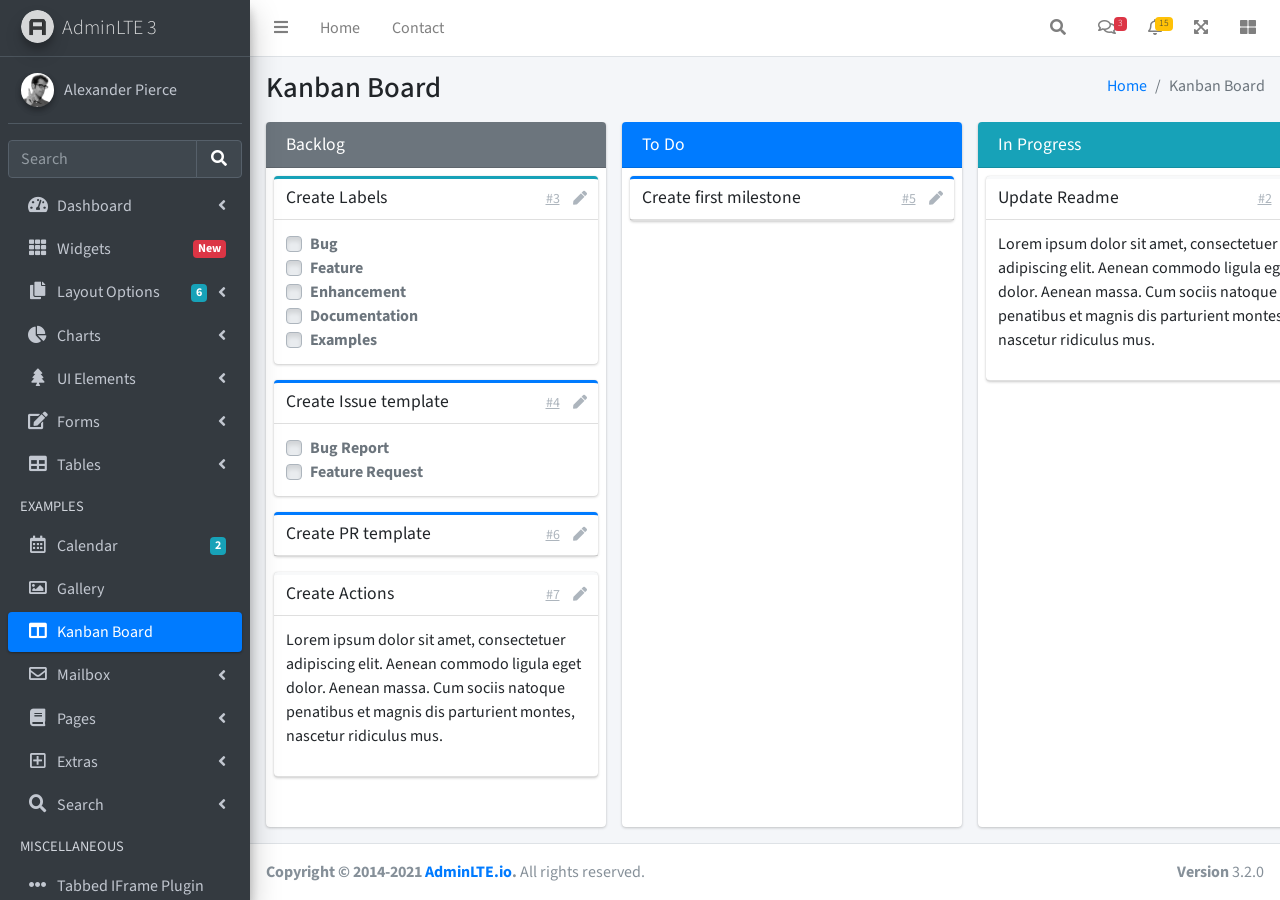
<file: adminlte/pages/kanban.html>
<!DOCTYPE html>
<html lang="en">
<head>
  <meta charset="utf-8">
  <meta name="viewport" content="width=device-width, initial-scale=1">
  <title>AdminLTE 3 | Kanban Board</title>

  <!-- Google Font: Source Sans Pro -->
  <link rel="stylesheet" href="https://fonts.googleapis.com/css?family=Source+Sans+Pro:300,400,400i,700&display=fallback">
  <!-- Font Awesome -->
  <link rel="stylesheet" href="../plugins/fontawesome-free/css/all.min.css">
  <!-- Ekko Lightbox -->
  <link rel="stylesheet" href="../plugins/ekko-lightbox/ekko-lightbox.css">
  <!-- Theme style -->
  <link rel="stylesheet" href="../dist/css/adminlte.min.css">
  <!-- overlayScrollbars -->
  <link rel="stylesheet" href="../plugins/overlayScrollbars/css/OverlayScrollbars.min.css">
</head>
<body class="hold-transition sidebar-mini layout-fixed">
<div class="wrapper">
  <!-- Navbar -->
  <nav class="main-header navbar navbar-expand navbar-white navbar-light">
    <!-- Left navbar links -->
    <ul class="navbar-nav">
      <li class="nav-item">
        <a class="nav-link" data-widget="pushmenu" href="#" role="button"><i class="fas fa-bars"></i></a>
      </li>
      <li class="nav-item d-none d-sm-inline-block">
        <a href="../index3.html" class="nav-link">Home</a>
      </li>
      <li class="nav-item d-none d-sm-inline-block">
        <a href="#" class="nav-link">Contact</a>
      </li>
    </ul>

    <!-- Right navbar links -->
    <ul class="navbar-nav ml-auto">
      <!-- Navbar Search -->
      <li class="nav-item">
        <a class="nav-link" data-widget="navbar-search" href="#" role="button">
          <i class="fas fa-search"></i>
        </a>
        <div class="navbar-search-block">
          <form class="form-inline">
            <div class="input-group input-group-sm">
              <input class="form-control form-control-navbar" type="search" placeholder="Search" aria-label="Search">
              <div class="input-group-append">
                <button class="btn btn-navbar" type="submit">
                  <i class="fas fa-search"></i>
                </button>
                <button class="btn btn-navbar" type="button" data-widget="navbar-search">
                  <i class="fas fa-times"></i>
                </button>
              </div>
            </div>
          </form>
        </div>
      </li>

      <!-- Messages Dropdown Menu -->
      <li class="nav-item dropdown">
        <a class="nav-link" data-toggle="dropdown" href="#">
          <i class="far fa-comments"></i>
          <span class="badge badge-danger navbar-badge">3</span>
        </a>
        <div class="dropdown-menu dropdown-menu-lg dropdown-menu-right">
          <a href="#" class="dropdown-item">
            <!-- Message Start -->
            <div class="media">
              <img src="../dist/img/user1-128x128.jpg" alt="User Avatar" class="img-size-50 mr-3 img-circle">
              <div class="media-body">
                <h3 class="dropdown-item-title">
                  Brad Diesel
                  <span class="float-right text-sm text-danger"><i class="fas fa-star"></i></span>
                </h3>
                <p class="text-sm">Call me whenever you can...</p>
                <p class="text-sm text-muted"><i class="far fa-clock mr-1"></i> 4 Hours Ago</p>
              </div>
            </div>
            <!-- Message End -->
          </a>
          <div class="dropdown-divider"></div>
          <a href="#" class="dropdown-item">
            <!-- Message Start -->
            <div class="media">
              <img src="../dist/img/user8-128x128.jpg" alt="User Avatar" class="img-size-50 img-circle mr-3">
              <div class="media-body">
                <h3 class="dropdown-item-title">
                  John Pierce
                  <span class="float-right text-sm text-muted"><i class="fas fa-star"></i></span>
                </h3>
                <p class="text-sm">I got your message bro</p>
                <p class="text-sm text-muted"><i class="far fa-clock mr-1"></i> 4 Hours Ago</p>
              </div>
            </div>
            <!-- Message End -->
          </a>
          <div class="dropdown-divider"></div>
          <a href="#" class="dropdown-item">
            <!-- Message Start -->
            <div class="media">
              <img src="../dist/img/user3-128x128.jpg" alt="User Avatar" class="img-size-50 img-circle mr-3">
              <div class="media-body">
                <h3 class="dropdown-item-title">
                  Nora Silvester
                  <span class="float-right text-sm text-warning"><i class="fas fa-star"></i></span>
                </h3>
                <p class="text-sm">The subject goes here</p>
                <p class="text-sm text-muted"><i class="far fa-clock mr-1"></i> 4 Hours Ago</p>
              </div>
            </div>
            <!-- Message End -->
          </a>
          <div class="dropdown-divider"></div>
          <a href="#" class="dropdown-item dropdown-footer">See All Messages</a>
        </div>
      </li>
      <!-- Notifications Dropdown Menu -->
      <li class="nav-item dropdown">
        <a class="nav-link" data-toggle="dropdown" href="#">
          <i class="far fa-bell"></i>
          <span class="badge badge-warning navbar-badge">15</span>
        </a>
        <div class="dropdown-menu dropdown-menu-lg dropdown-menu-right">
          <span class="dropdown-item dropdown-header">15 Notifications</span>
          <div class="dropdown-divider"></div>
          <a href="#" class="dropdown-item">
            <i class="fas fa-envelope mr-2"></i> 4 new messages
            <span class="float-right text-muted text-sm">3 mins</span>
          </a>
          <div class="dropdown-divider"></div>
          <a href="#" class="dropdown-item">
            <i class="fas fa-users mr-2"></i> 8 friend requests
            <span class="float-right text-muted text-sm">12 hours</span>
          </a>
          <div class="dropdown-divider"></div>
          <a href="#" class="dropdown-item">
            <i class="fas fa-file mr-2"></i> 3 new reports
            <span class="float-right text-muted text-sm">2 days</span>
          </a>
          <div class="dropdown-divider"></div>
          <a href="#" class="dropdown-item dropdown-footer">See All Notifications</a>
        </div>
      </li>
      <li class="nav-item">
        <a class="nav-link" data-widget="fullscreen" href="#" role="button">
          <i class="fas fa-expand-arrows-alt"></i>
        </a>
      </li>
      <li class="nav-item">
        <a class="nav-link" data-widget="control-sidebar" data-slide="true" href="#" role="button">
          <i class="fas fa-th-large"></i>
        </a>
      </li>
    </ul>
  </nav>
  <!-- /.navbar -->

  <!-- Main Sidebar Container -->
  <aside class="main-sidebar sidebar-dark-primary elevation-4">
    <!-- Brand Logo -->
    <a href="../index3.html" class="brand-link">
      <img src="../dist/img/AdminLTELogo.png" alt="AdminLTE Logo" class="brand-image img-circle elevation-3" style="opacity: .8">
      <span class="brand-text font-weight-light">AdminLTE 3</span>
    </a>

    <!-- Sidebar -->
    <div class="sidebar">
      <!-- Sidebar user panel (optional) -->
      <div class="user-panel mt-3 pb-3 mb-3 d-flex">
        <div class="image">
          <img src="../dist/img/user2-160x160.jpg" class="img-circle elevation-2" alt="User Image">
        </div>
        <div class="info">
          <a href="#" class="d-block">Alexander Pierce</a>
        </div>
      </div>

      <!-- SidebarSearch Form -->
      <div class="form-inline">
        <div class="input-group" data-widget="sidebar-search">
          <input class="form-control form-control-sidebar" type="search" placeholder="Search" aria-label="Search">
          <div class="input-group-append">
            <button class="btn btn-sidebar">
              <i class="fas fa-search fa-fw"></i>
            </button>
          </div>
        </div>
      </div>

      <!-- Sidebar Menu -->
      <nav class="mt-2">
        <ul class="nav nav-pills nav-sidebar flex-column" data-widget="treeview" role="menu" data-accordion="false">
          <!-- Add icons to the links using the .nav-icon class
               with font-awesome or any other icon font library -->
          <li class="nav-item">
            <a href="#" class="nav-link">
              <i class="nav-icon fas fa-tachometer-alt"></i>
              <p>
                Dashboard
                <i class="right fas fa-angle-left"></i>
              </p>
            </a>
            <ul class="nav nav-treeview">
              <li class="nav-item">
                <a href="../index.html" class="nav-link">
                  <i class="far fa-circle nav-icon"></i>
                  <p>Dashboard v1</p>
                </a>
              </li>
              <li class="nav-item">
                <a href="../index2.html" class="nav-link">
                  <i class="far fa-circle nav-icon"></i>
                  <p>Dashboard v2</p>
                </a>
              </li>
              <li class="nav-item">
                <a href="../index3.html" class="nav-link">
                  <i class="far fa-circle nav-icon"></i>
                  <p>Dashboard v3</p>
                </a>
              </li>
            </ul>
          </li>
          <li class="nav-item">
            <a href="widgets.html" class="nav-link">
              <i class="nav-icon fas fa-th"></i>
              <p>
                Widgets
                <span class="right badge badge-danger">New</span>
              </p>
            </a>
          </li>
          <li class="nav-item">
            <a href="#" class="nav-link">
              <i class="nav-icon fas fa-copy"></i>
              <p>
                Layout Options
                <i class="fas fa-angle-left right"></i>
                <span class="badge badge-info right">6</span>
              </p>
            </a>
            <ul class="nav nav-treeview">
              <li class="nav-item">
                <a href="layout/top-nav.html" class="nav-link">
                  <i class="far fa-circle nav-icon"></i>
                  <p>Top Navigation</p>
                </a>
              </li>
              <li class="nav-item">
                <a href="layout/top-nav-sidebar.html" class="nav-link">
                  <i class="far fa-circle nav-icon"></i>
                  <p>Top Navigation + Sidebar</p>
                </a>
              </li>
              <li class="nav-item">
                <a href="layout/boxed.html" class="nav-link">
                  <i class="far fa-circle nav-icon"></i>
                  <p>Boxed</p>
                </a>
              </li>
              <li class="nav-item">
                <a href="layout/fixed-sidebar.html" class="nav-link">
                  <i class="far fa-circle nav-icon"></i>
                  <p>Fixed Sidebar</p>
                </a>
              </li>
              <li class="nav-item">
                <a href="layout/fixed-sidebar-custom.html" class="nav-link">
                  <i class="far fa-circle nav-icon"></i>
                  <p>Fixed Sidebar <small>+ Custom Area</small></p>
                </a>
              </li>
              <li class="nav-item">
                <a href="layout/fixed-topnav.html" class="nav-link">
                  <i class="far fa-circle nav-icon"></i>
                  <p>Fixed Navbar</p>
                </a>
              </li>
              <li class="nav-item">
                <a href="layout/fixed-footer.html" class="nav-link">
                  <i class="far fa-circle nav-icon"></i>
                  <p>Fixed Footer</p>
                </a>
              </li>
              <li class="nav-item">
                <a href="layout/collapsed-sidebar.html" class="nav-link">
                  <i class="far fa-circle nav-icon"></i>
                  <p>Collapsed Sidebar</p>
                </a>
              </li>
            </ul>
          </li>
          <li class="nav-item">
            <a href="#" class="nav-link">
              <i class="nav-icon fas fa-chart-pie"></i>
              <p>
                Charts
                <i class="right fas fa-angle-left"></i>
              </p>
            </a>
            <ul class="nav nav-treeview">
              <li class="nav-item">
                <a href="charts/chartjs.html" class="nav-link">
                  <i class="far fa-circle nav-icon"></i>
                  <p>ChartJS</p>
                </a>
              </li>
              <li class="nav-item">
                <a href="charts/flot.html" class="nav-link">
                  <i class="far fa-circle nav-icon"></i>
                  <p>Flot</p>
                </a>
              </li>
              <li class="nav-item">
                <a href="charts/inline.html" class="nav-link">
                  <i class="far fa-circle nav-icon"></i>
                  <p>Inline</p>
                </a>
              </li>
              <li class="nav-item">
                <a href="charts/uplot.html" class="nav-link">
                  <i class="far fa-circle nav-icon"></i>
                  <p>uPlot</p>
                </a>
              </li>
            </ul>
          </li>
          <li class="nav-item">
            <a href="#" class="nav-link">
              <i class="nav-icon fas fa-tree"></i>
              <p>
                UI Elements
                <i class="fas fa-angle-left right"></i>
              </p>
            </a>
            <ul class="nav nav-treeview">
              <li class="nav-item">
                <a href="UI/general.html" class="nav-link">
                  <i class="far fa-circle nav-icon"></i>
                  <p>General</p>
                </a>
              </li>
              <li class="nav-item">
                <a href="UI/icons.html" class="nav-link">
                  <i class="far fa-circle nav-icon"></i>
                  <p>Icons</p>
                </a>
              </li>
              <li class="nav-item">
                <a href="UI/buttons.html" class="nav-link">
                  <i class="far fa-circle nav-icon"></i>
                  <p>Buttons</p>
                </a>
              </li>
              <li class="nav-item">
                <a href="UI/sliders.html" class="nav-link">
                  <i class="far fa-circle nav-icon"></i>
                  <p>Sliders</p>
                </a>
              </li>
              <li class="nav-item">
                <a href="UI/modals.html" class="nav-link">
                  <i class="far fa-circle nav-icon"></i>
                  <p>Modals & Alerts</p>
                </a>
              </li>
              <li class="nav-item">
                <a href="UI/navbar.html" class="nav-link">
                  <i class="far fa-circle nav-icon"></i>
                  <p>Navbar & Tabs</p>
                </a>
              </li>
              <li class="nav-item">
                <a href="UI/timeline.html" class="nav-link">
                  <i class="far fa-circle nav-icon"></i>
                  <p>Timeline</p>
                </a>
              </li>
              <li class="nav-item">
                <a href="UI/ribbons.html" class="nav-link">
                  <i class="far fa-circle nav-icon"></i>
                  <p>Ribbons</p>
                </a>
              </li>
            </ul>
          </li>
          <li class="nav-item">
            <a href="#" class="nav-link">
              <i class="nav-icon fas fa-edit"></i>
              <p>
                Forms
                <i class="fas fa-angle-left right"></i>
              </p>
            </a>
            <ul class="nav nav-treeview">
              <li class="nav-item">
                <a href="forms/general.html" class="nav-link">
                  <i class="far fa-circle nav-icon"></i>
                  <p>General Elements</p>
                </a>
              </li>
              <li class="nav-item">
                <a href="forms/advanced.html" class="nav-link">
                  <i class="far fa-circle nav-icon"></i>
                  <p>Advanced Elements</p>
                </a>
              </li>
              <li class="nav-item">
                <a href="forms/editors.html" class="nav-link">
                  <i class="far fa-circle nav-icon"></i>
                  <p>Editors</p>
                </a>
              </li>
              <li class="nav-item">
                <a href="forms/validation.html" class="nav-link">
                  <i class="far fa-circle nav-icon"></i>
                  <p>Validation</p>
                </a>
              </li>
            </ul>
          </li>
          <li class="nav-item">
            <a href="#" class="nav-link">
              <i class="nav-icon fas fa-table"></i>
              <p>
                Tables
                <i class="fas fa-angle-left right"></i>
              </p>
            </a>
            <ul class="nav nav-treeview">
              <li class="nav-item">
                <a href="tables/simple.html" class="nav-link">
                  <i class="far fa-circle nav-icon"></i>
                  <p>Simple Tables</p>
                </a>
              </li>
              <li class="nav-item">
                <a href="tables/data.html" class="nav-link">
                  <i class="far fa-circle nav-icon"></i>
                  <p>DataTables</p>
                </a>
              </li>
              <li class="nav-item">
                <a href="tables/jsgrid.html" class="nav-link">
                  <i class="far fa-circle nav-icon"></i>
                  <p>jsGrid</p>
                </a>
              </li>
            </ul>
          </li>
          <li class="nav-header">EXAMPLES</li>
          <li class="nav-item">
            <a href="calendar.html" class="nav-link">
              <i class="nav-icon far fa-calendar-alt"></i>
              <p>
                Calendar
                <span class="badge badge-info right">2</span>
              </p>
            </a>
          </li>
          <li class="nav-item">
            <a href="gallery.html" class="nav-link">
              <i class="nav-icon far fa-image"></i>
              <p>
                Gallery
              </p>
            </a>
          </li>
          <li class="nav-item">
            <a href="kanban.html" class="nav-link active">
              <i class="nav-icon fas fa-columns"></i>
              <p>
                Kanban Board
              </p>
            </a>
          </li>
          <li class="nav-item">
            <a href="#" class="nav-link">
              <i class="nav-icon far fa-envelope"></i>
              <p>
                Mailbox
                <i class="fas fa-angle-left right"></i>
              </p>
            </a>
            <ul class="nav nav-treeview">
              <li class="nav-item">
                <a href="mailbox/mailbox.html" class="nav-link">
                  <i class="far fa-circle nav-icon"></i>
                  <p>Inbox</p>
                </a>
              </li>
              <li class="nav-item">
                <a href="mailbox/compose.html" class="nav-link">
                  <i class="far fa-circle nav-icon"></i>
                  <p>Compose</p>
                </a>
              </li>
              <li class="nav-item">
                <a href="mailbox/read-mail.html" class="nav-link">
                  <i class="far fa-circle nav-icon"></i>
                  <p>Read</p>
                </a>
              </li>
            </ul>
          </li>
          <li class="nav-item">
            <a href="#" class="nav-link">
              <i class="nav-icon fas fa-book"></i>
              <p>
                Pages
                <i class="fas fa-angle-left right"></i>
              </p>
            </a>
            <ul class="nav nav-treeview">
              <li class="nav-item">
                <a href="examples/invoice.html" class="nav-link">
                  <i class="far fa-circle nav-icon"></i>
                  <p>Invoice</p>
                </a>
              </li>
              <li class="nav-item">
                <a href="examples/profile.html" class="nav-link">
                  <i class="far fa-circle nav-icon"></i>
                  <p>Profile</p>
                </a>
              </li>
              <li class="nav-item">
                <a href="examples/e-commerce.html" class="nav-link">
                  <i class="far fa-circle nav-icon"></i>
                  <p>E-commerce</p>
                </a>
              </li>
              <li class="nav-item">
                <a href="examples/projects.html" class="nav-link">
                  <i class="far fa-circle nav-icon"></i>
                  <p>Projects</p>
                </a>
              </li>
              <li class="nav-item">
                <a href="examples/project-add.html" class="nav-link">
                  <i class="far fa-circle nav-icon"></i>
                  <p>Project Add</p>
                </a>
              </li>
              <li class="nav-item">
                <a href="examples/project-edit.html" class="nav-link">
                  <i class="far fa-circle nav-icon"></i>
                  <p>Project Edit</p>
                </a>
              </li>
              <li class="nav-item">
                <a href="examples/project-detail.html" class="nav-link">
                  <i class="far fa-circle nav-icon"></i>
                  <p>Project Detail</p>
                </a>
              </li>
              <li class="nav-item">
                <a href="examples/contacts.html" class="nav-link">
                  <i class="far fa-circle nav-icon"></i>
                  <p>Contacts</p>
                </a>
              </li>
              <li class="nav-item">
                <a href="examples/faq.html" class="nav-link">
                  <i class="far fa-circle nav-icon"></i>
                  <p>FAQ</p>
                </a>
              </li>
              <li class="nav-item">
                <a href="examples/contact-us.html" class="nav-link">
                  <i class="far fa-circle nav-icon"></i>
                  <p>Contact us</p>
                </a>
              </li>
            </ul>
          </li>
          <li class="nav-item">
            <a href="#" class="nav-link">
              <i class="nav-icon far fa-plus-square"></i>
              <p>
                Extras
                <i class="fas fa-angle-left right"></i>
              </p>
            </a>
            <ul class="nav nav-treeview">
              <li class="nav-item">
                <a href="#" class="nav-link">
                  <i class="far fa-circle nav-icon"></i>
                  <p>
                    Login & Register v1
                    <i class="fas fa-angle-left right"></i>
                  </p>
                </a>
                <ul class="nav nav-treeview">
                  <li class="nav-item">
                    <a href="examples/login.html" class="nav-link">
                      <i class="far fa-circle nav-icon"></i>
                      <p>Login v1</p>
                    </a>
                  </li>
                  <li class="nav-item">
                    <a href="examples/register.html" class="nav-link">
                      <i class="far fa-circle nav-icon"></i>
                      <p>Register v1</p>
                    </a>
                  </li>
                  <li class="nav-item">
                    <a href="examples/forgot-password.html" class="nav-link">
                      <i class="far fa-circle nav-icon"></i>
                      <p>Forgot Password v1</p>
                    </a>
                  </li>
                  <li class="nav-item">
                    <a href="examples/recover-password.html" class="nav-link">
                      <i class="far fa-circle nav-icon"></i>
                      <p>Recover Password v1</p>
                    </a>
                  </li>
                </ul>
              </li>
              <li class="nav-item">
                <a href="#" class="nav-link">
                  <i class="far fa-circle nav-icon"></i>
                  <p>
                    Login & Register v2
                    <i class="fas fa-angle-left right"></i>
                  </p>
                </a>
                <ul class="nav nav-treeview">
                  <li class="nav-item">
                    <a href="examples/login-v2.html" class="nav-link">
                      <i class="far fa-circle nav-icon"></i>
                      <p>Login v2</p>
                    </a>
                  </li>
                  <li class="nav-item">
                    <a href="examples/register-v2.html" class="nav-link">
                      <i class="far fa-circle nav-icon"></i>
                      <p>Register v2</p>
                    </a>
                  </li>
                  <li class="nav-item">
                    <a href="examples/forgot-password-v2.html" class="nav-link">
                      <i class="far fa-circle nav-icon"></i>
                      <p>Forgot Password v2</p>
                    </a>
                  </li>
                  <li class="nav-item">
                    <a href="examples/recover-password-v2.html" class="nav-link">
                      <i class="far fa-circle nav-icon"></i>
                      <p>Recover Password v2</p>
                    </a>
                  </li>
                </ul>
              </li>
              <li class="nav-item">
                <a href="examples/lockscreen.html" class="nav-link">
                  <i class="far fa-circle nav-icon"></i>
                  <p>Lockscreen</p>
                </a>
              </li>
              <li class="nav-item">
                <a href="examples/legacy-user-menu.html" class="nav-link">
                  <i class="far fa-circle nav-icon"></i>
                  <p>Legacy User Menu</p>
                </a>
              </li>
              <li class="nav-item">
                <a href="examples/language-menu.html" class="nav-link">
                  <i class="far fa-circle nav-icon"></i>
                  <p>Language Menu</p>
                </a>
              </li>
              <li class="nav-item">
                <a href="examples/404.html" class="nav-link">
                  <i class="far fa-circle nav-icon"></i>
                  <p>Error 404</p>
                </a>
              </li>
              <li class="nav-item">
                <a href="examples/500.html" class="nav-link">
                  <i class="far fa-circle nav-icon"></i>
                  <p>Error 500</p>
                </a>
              </li>
              <li class="nav-item">
                <a href="examples/pace.html" class="nav-link">
                  <i class="far fa-circle nav-icon"></i>
                  <p>Pace</p>
                </a>
              </li>
              <li class="nav-item">
                <a href="examples/blank.html" class="nav-link">
                  <i class="far fa-circle nav-icon"></i>
                  <p>Blank Page</p>
                </a>
              </li>
              <li class="nav-item">
                <a href="../starter.html" class="nav-link">
                  <i class="far fa-circle nav-icon"></i>
                  <p>Starter Page</p>
                </a>
              </li>
            </ul>
          </li>
          <li class="nav-item">
            <a href="#" class="nav-link">
              <i class="nav-icon fas fa-search"></i>
              <p>
                Search
                <i class="fas fa-angle-left right"></i>
              </p>
            </a>
            <ul class="nav nav-treeview">
              <li class="nav-item">
                <a href="search/simple.html" class="nav-link">
                  <i class="far fa-circle nav-icon"></i>
                  <p>Simple Search</p>
                </a>
              </li>
              <li class="nav-item">
                <a href="search/enhanced.html" class="nav-link">
                  <i class="far fa-circle nav-icon"></i>
                  <p>Enhanced</p>
                </a>
              </li>
            </ul>
          </li>
          <li class="nav-header">MISCELLANEOUS</li>
          <li class="nav-item">
            <a href="../iframe.html" class="nav-link">
              <i class="nav-icon fas fa-ellipsis-h"></i>
              <p>Tabbed IFrame Plugin</p>
            </a>
          </li>
          <li class="nav-item">
            <a href="https://adminlte.io/docs/3.1/" class="nav-link">
              <i class="nav-icon fas fa-file"></i>
              <p>Documentation</p>
            </a>
          </li>
          <li class="nav-header">MULTI LEVEL EXAMPLE</li>
          <li class="nav-item">
            <a href="#" class="nav-link">
              <i class="fas fa-circle nav-icon"></i>
              <p>Level 1</p>
            </a>
          </li>
          <li class="nav-item">
            <a href="#" class="nav-link">
              <i class="nav-icon fas fa-circle"></i>
              <p>
                Level 1
                <i class="right fas fa-angle-left"></i>
              </p>
            </a>
            <ul class="nav nav-treeview">
              <li class="nav-item">
                <a href="#" class="nav-link">
                  <i class="far fa-circle nav-icon"></i>
                  <p>Level 2</p>
                </a>
              </li>
              <li class="nav-item">
                <a href="#" class="nav-link">
                  <i class="far fa-circle nav-icon"></i>
                  <p>
                    Level 2
                    <i class="right fas fa-angle-left"></i>
                  </p>
                </a>
                <ul class="nav nav-treeview">
                  <li class="nav-item">
                    <a href="#" class="nav-link">
                      <i class="far fa-dot-circle nav-icon"></i>
                      <p>Level 3</p>
                    </a>
                  </li>
                  <li class="nav-item">
                    <a href="#" class="nav-link">
                      <i class="far fa-dot-circle nav-icon"></i>
                      <p>Level 3</p>
                    </a>
                  </li>
                  <li class="nav-item">
                    <a href="#" class="nav-link">
                      <i class="far fa-dot-circle nav-icon"></i>
                      <p>Level 3</p>
                    </a>
                  </li>
                </ul>
              </li>
              <li class="nav-item">
                <a href="#" class="nav-link">
                  <i class="far fa-circle nav-icon"></i>
                  <p>Level 2</p>
                </a>
              </li>
            </ul>
          </li>
          <li class="nav-item">
            <a href="#" class="nav-link">
              <i class="fas fa-circle nav-icon"></i>
              <p>Level 1</p>
            </a>
          </li>
          <li class="nav-header">LABELS</li>
          <li class="nav-item">
            <a href="#" class="nav-link">
              <i class="nav-icon far fa-circle text-danger"></i>
              <p class="text">Important</p>
            </a>
          </li>
          <li class="nav-item">
            <a href="#" class="nav-link">
              <i class="nav-icon far fa-circle text-warning"></i>
              <p>Warning</p>
            </a>
          </li>
          <li class="nav-item">
            <a href="#" class="nav-link">
              <i class="nav-icon far fa-circle text-info"></i>
              <p>Informational</p>
            </a>
          </li>
        </ul>
      </nav>
      <!-- /.sidebar-menu -->
    </div>
    <!-- /.sidebar -->
  </aside>

  <!-- Content Wrapper. Contains page content -->
  <div class="content-wrapper kanban">
    <section class="content-header">
      <div class="container-fluid">
        <div class="row">
          <div class="col-sm-6">
            <h1>Kanban Board</h1>
          </div>
          <div class="col-sm-6 d-none d-sm-block">
            <ol class="breadcrumb float-sm-right">
              <li class="breadcrumb-item"><a href="#">Home</a></li>
              <li class="breadcrumb-item active">Kanban Board</li>
            </ol>
          </div>
        </div>
      </div>
    </section>

    <section class="content pb-3">
      <div class="container-fluid h-100">
        <div class="card card-row card-secondary">
          <div class="card-header">
            <h3 class="card-title">
              Backlog
            </h3>
          </div>
          <div class="card-body">
            <div class="card card-info card-outline">
              <div class="card-header">
                <h5 class="card-title">Create Labels</h5>
                <div class="card-tools">
                  <a href="#" class="btn btn-tool btn-link">#3</a>
                  <a href="#" class="btn btn-tool">
                    <i class="fas fa-pen"></i>
                  </a>
                </div>
              </div>
              <div class="card-body">
                <div class="custom-control custom-checkbox">
                  <input class="custom-control-input" type="checkbox" id="customCheckbox1" disabled>
                  <label for="customCheckbox1" class="custom-control-label">Bug</label>
                </div>
                <div class="custom-control custom-checkbox">
                  <input class="custom-control-input" type="checkbox" id="customCheckbox2" disabled>
                  <label for="customCheckbox2" class="custom-control-label">Feature</label>
                </div>
                <div class="custom-control custom-checkbox">
                  <input class="custom-control-input" type="checkbox" id="customCheckbox3" disabled>
                  <label for="customCheckbox3" class="custom-control-label">Enhancement</label>
                </div>
                <div class="custom-control custom-checkbox">
                  <input class="custom-control-input" type="checkbox" id="customCheckbox4" disabled>
                  <label for="customCheckbox4" class="custom-control-label">Documentation</label>
                </div>
                <div class="custom-control custom-checkbox">
                  <input class="custom-control-input" type="checkbox" id="customCheckbox5" disabled>
                  <label for="customCheckbox5" class="custom-control-label">Examples</label>
                </div>
              </div>
            </div>
            <div class="card card-primary card-outline">
              <div class="card-header">
                <h5 class="card-title">Create Issue template</h5>
                <div class="card-tools">
                  <a href="#" class="btn btn-tool btn-link">#4</a>
                  <a href="#" class="btn btn-tool">
                    <i class="fas fa-pen"></i>
                  </a>
                </div>
              </div>
              <div class="card-body">
                <div class="custom-control custom-checkbox">
                  <input class="custom-control-input" type="checkbox" id="customCheckbox1_1" disabled>
                  <label for="customCheckbox1_1" class="custom-control-label">Bug Report</label>
                </div>
                <div class="custom-control custom-checkbox">
                  <input class="custom-control-input" type="checkbox" id="customCheckbox1_2" disabled>
                  <label for="customCheckbox1_2" class="custom-control-label">Feature Request</label>
                </div>
              </div>
            </div>
            <div class="card card-primary card-outline">
              <div class="card-header">
                <h5 class="card-title">Create PR template</h5>
                <div class="card-tools">
                  <a href="#" class="btn btn-tool btn-link">#6</a>
                  <a href="#" class="btn btn-tool">
                    <i class="fas fa-pen"></i>
                  </a>
                </div>
              </div>
            </div>
            <div class="card card-light card-outline">
              <div class="card-header">
                <h5 class="card-title">Create Actions</h5>
                <div class="card-tools">
                  <a href="#" class="btn btn-tool btn-link">#7</a>
                  <a href="#" class="btn btn-tool">
                    <i class="fas fa-pen"></i>
                  </a>
                </div>

              </div>
              <div class="card-body">
                <p>
                  Lorem ipsum dolor sit amet, consectetuer adipiscing elit.
                  Aenean commodo ligula eget dolor. Aenean massa.
                  Cum sociis natoque penatibus et magnis dis parturient montes,
                  nascetur ridiculus mus.
                </p>
              </div>
            </div>
          </div>
        </div>
        <div class="card card-row card-primary">
          <div class="card-header">
            <h3 class="card-title">
              To Do
            </h3>
          </div>
          <div class="card-body">
            <div class="card card-primary card-outline">
              <div class="card-header">
                <h5 class="card-title">Create first milestone</h5>
                <div class="card-tools">
                  <a href="#" class="btn btn-tool btn-link">#5</a>
                  <a href="#" class="btn btn-tool">
                    <i class="fas fa-pen"></i>
                  </a>
                </div>
              </div>
            </div>
          </div>
        </div>
        <div class="card card-row card-default">
          <div class="card-header bg-info">
            <h3 class="card-title">
              In Progress
            </h3>
          </div>
          <div class="card-body">
            <div class="card card-light card-outline">
              <div class="card-header">
                <h5 class="card-title">Update Readme</h5>
                <div class="card-tools">
                  <a href="#" class="btn btn-tool btn-link">#2</a>
                  <a href="#" class="btn btn-tool">
                    <i class="fas fa-pen"></i>
                  </a>
                </div>
              </div>
              <div class="card-body">
                <p>
                  Lorem ipsum dolor sit amet, consectetuer adipiscing elit.
                  Aenean commodo ligula eget dolor. Aenean massa.
                  Cum sociis natoque penatibus et magnis dis parturient montes,
                  nascetur ridiculus mus.
                </p>
              </div>
            </div>
          </div>
        </div>
        <div class="card card-row card-success">
          <div class="card-header">
            <h3 class="card-title">
              Done
            </h3>
          </div>
          <div class="card-body">
            <div class="card card-primary card-outline">
              <div class="card-header">
                <h5 class="card-title">Create repo</h5>
                <div class="card-tools">
                  <a href="#" class="btn btn-tool btn-link">#1</a>
                  <a href="#" class="btn btn-tool">
                    <i class="fas fa-pen"></i>
                  </a>
                </div>
              </div>
            </div>
          </div>
        </div>
      </div>
    </section>
  </div>

  <footer class="main-footer">
    <div class="float-right d-none d-sm-block">
      <b>Version</b> 3.2.0
    </div>
    <strong>Copyright &copy; 2014-2021 <a href="https://adminlte.io">AdminLTE.io</a>.</strong> All rights reserved.
  </footer>

  <!-- Control Sidebar -->
  <aside class="control-sidebar control-sidebar-dark">
    <!-- Control sidebar content goes here -->
  </aside>
  <!-- /.control-sidebar -->
</div>
<!-- ./wrapper -->

<!-- jQuery -->
<script src="../plugins/jquery/jquery.min.js"></script>
<!-- Bootstrap -->
<script src="../plugins/bootstrap/js/bootstrap.bundle.min.js"></script>
<!-- Ekko Lightbox -->
<script src="../plugins/ekko-lightbox/ekko-lightbox.min.js"></script>
<!-- overlayScrollbars -->
<script src="../plugins/overlayScrollbars/js/jquery.overlayScrollbars.min.js"></script>
<!-- AdminLTE App -->
<script src="../dist/js/adminlte.min.js"></script>
<!-- Filterizr-->
<script src="../plugins/filterizr/jquery.filterizr.min.js"></script>
<!-- AdminLTE for demo purposes -->
<script src="../dist/js/demo.js"></script>
<!-- Page specific script -->
<script>
  $(function () {

  })
</script>
</body>
</html>
</file>
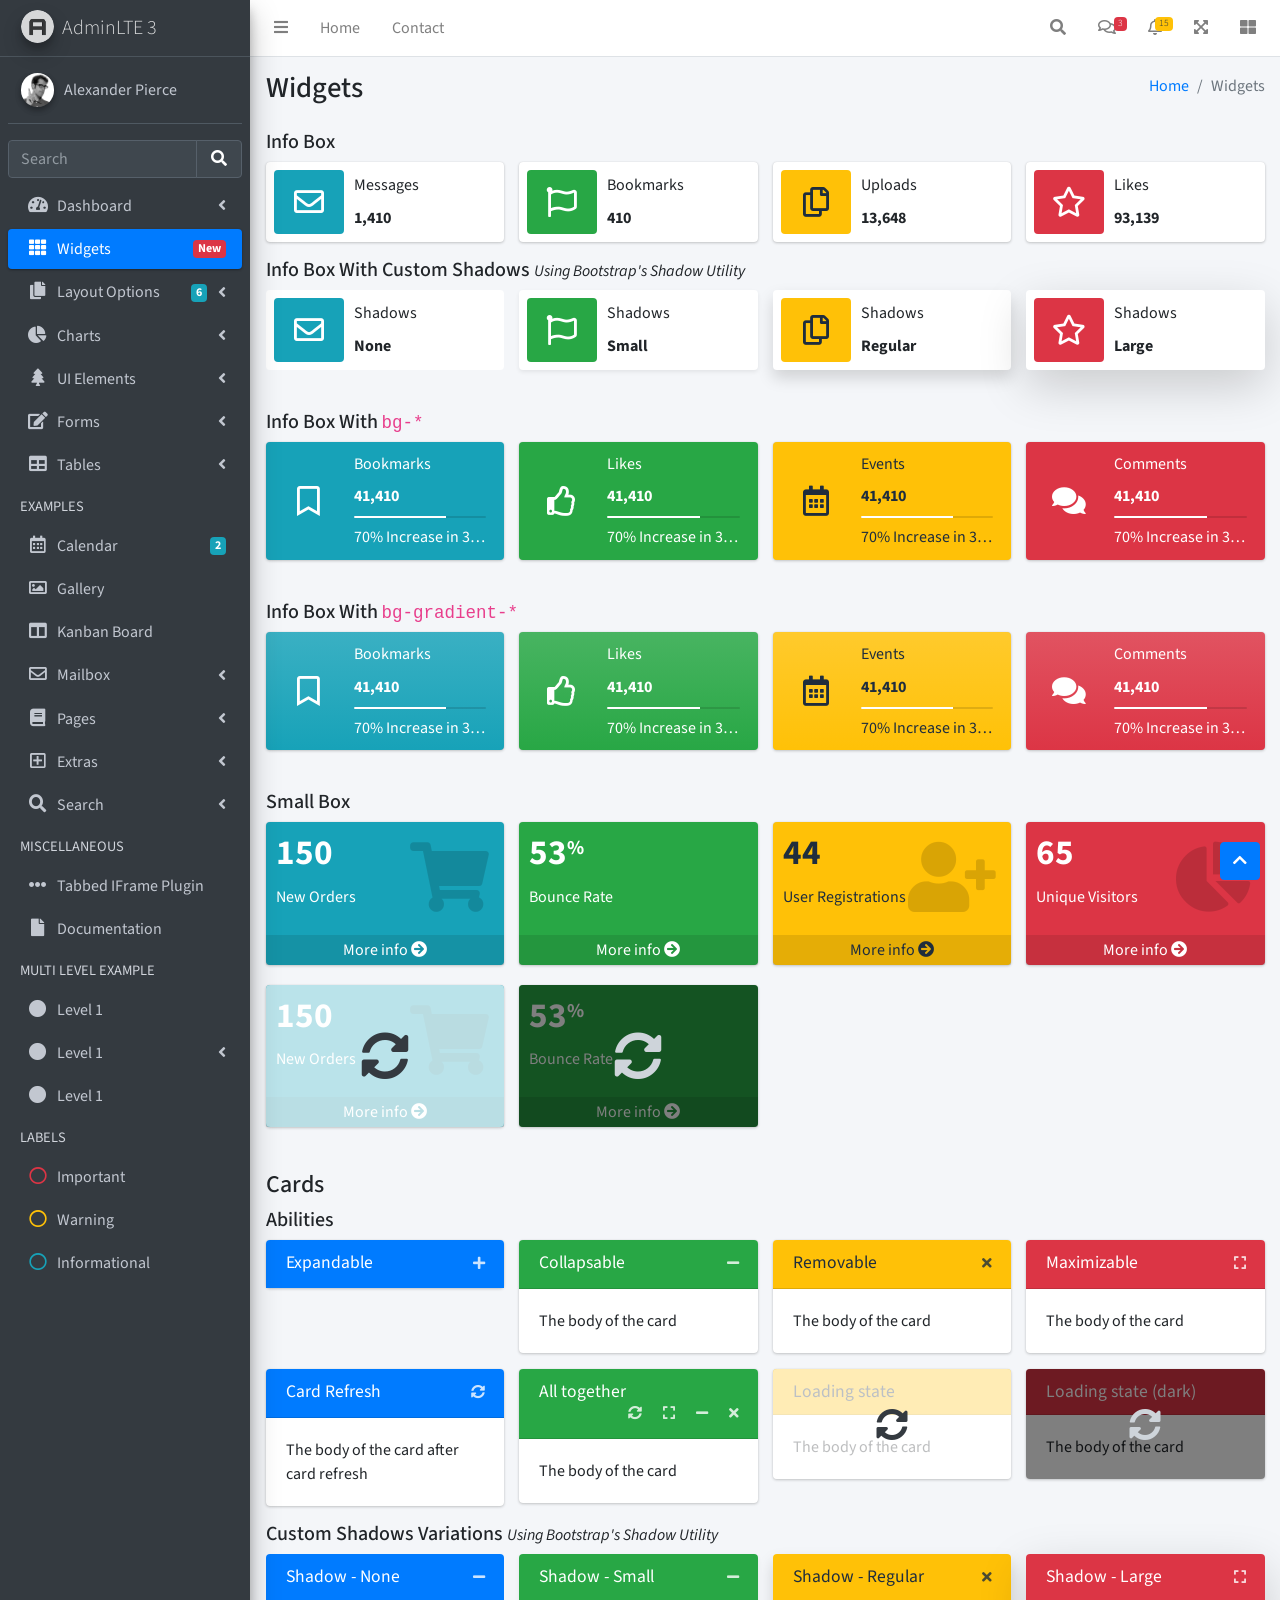
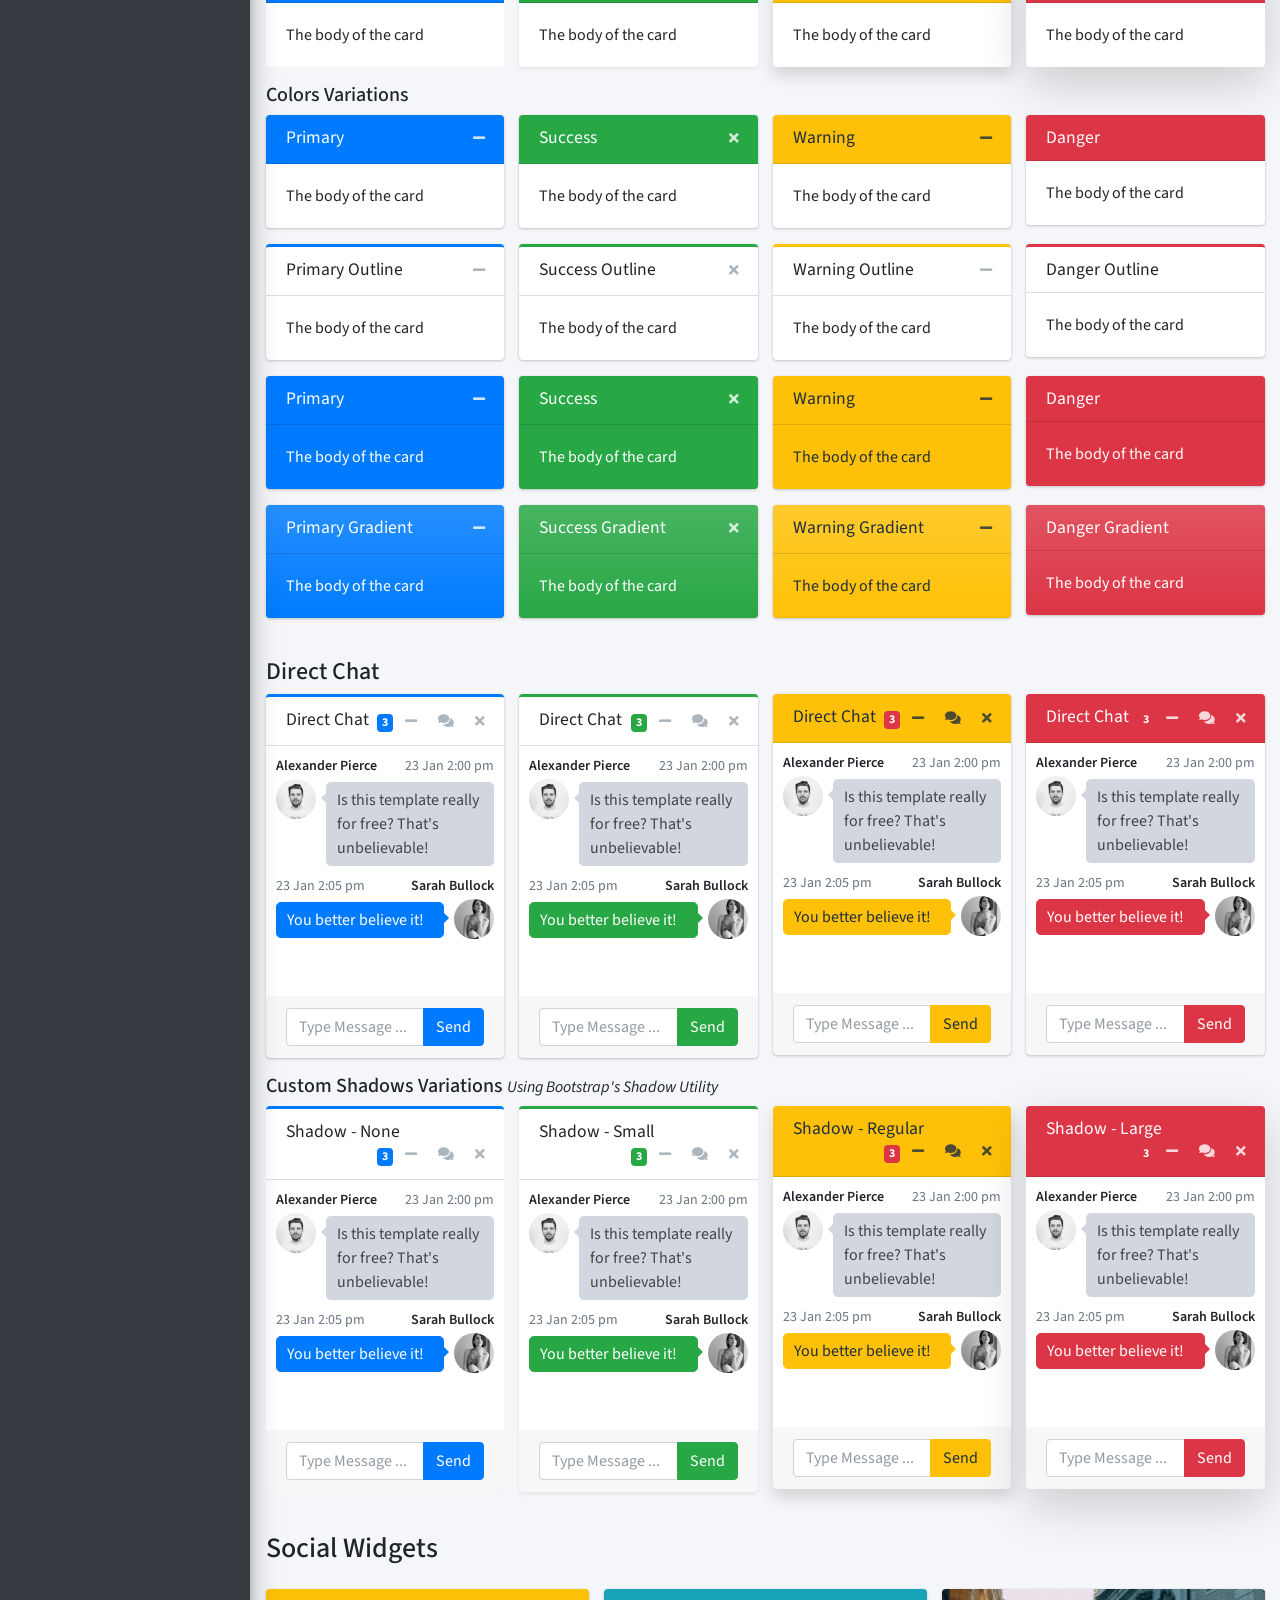
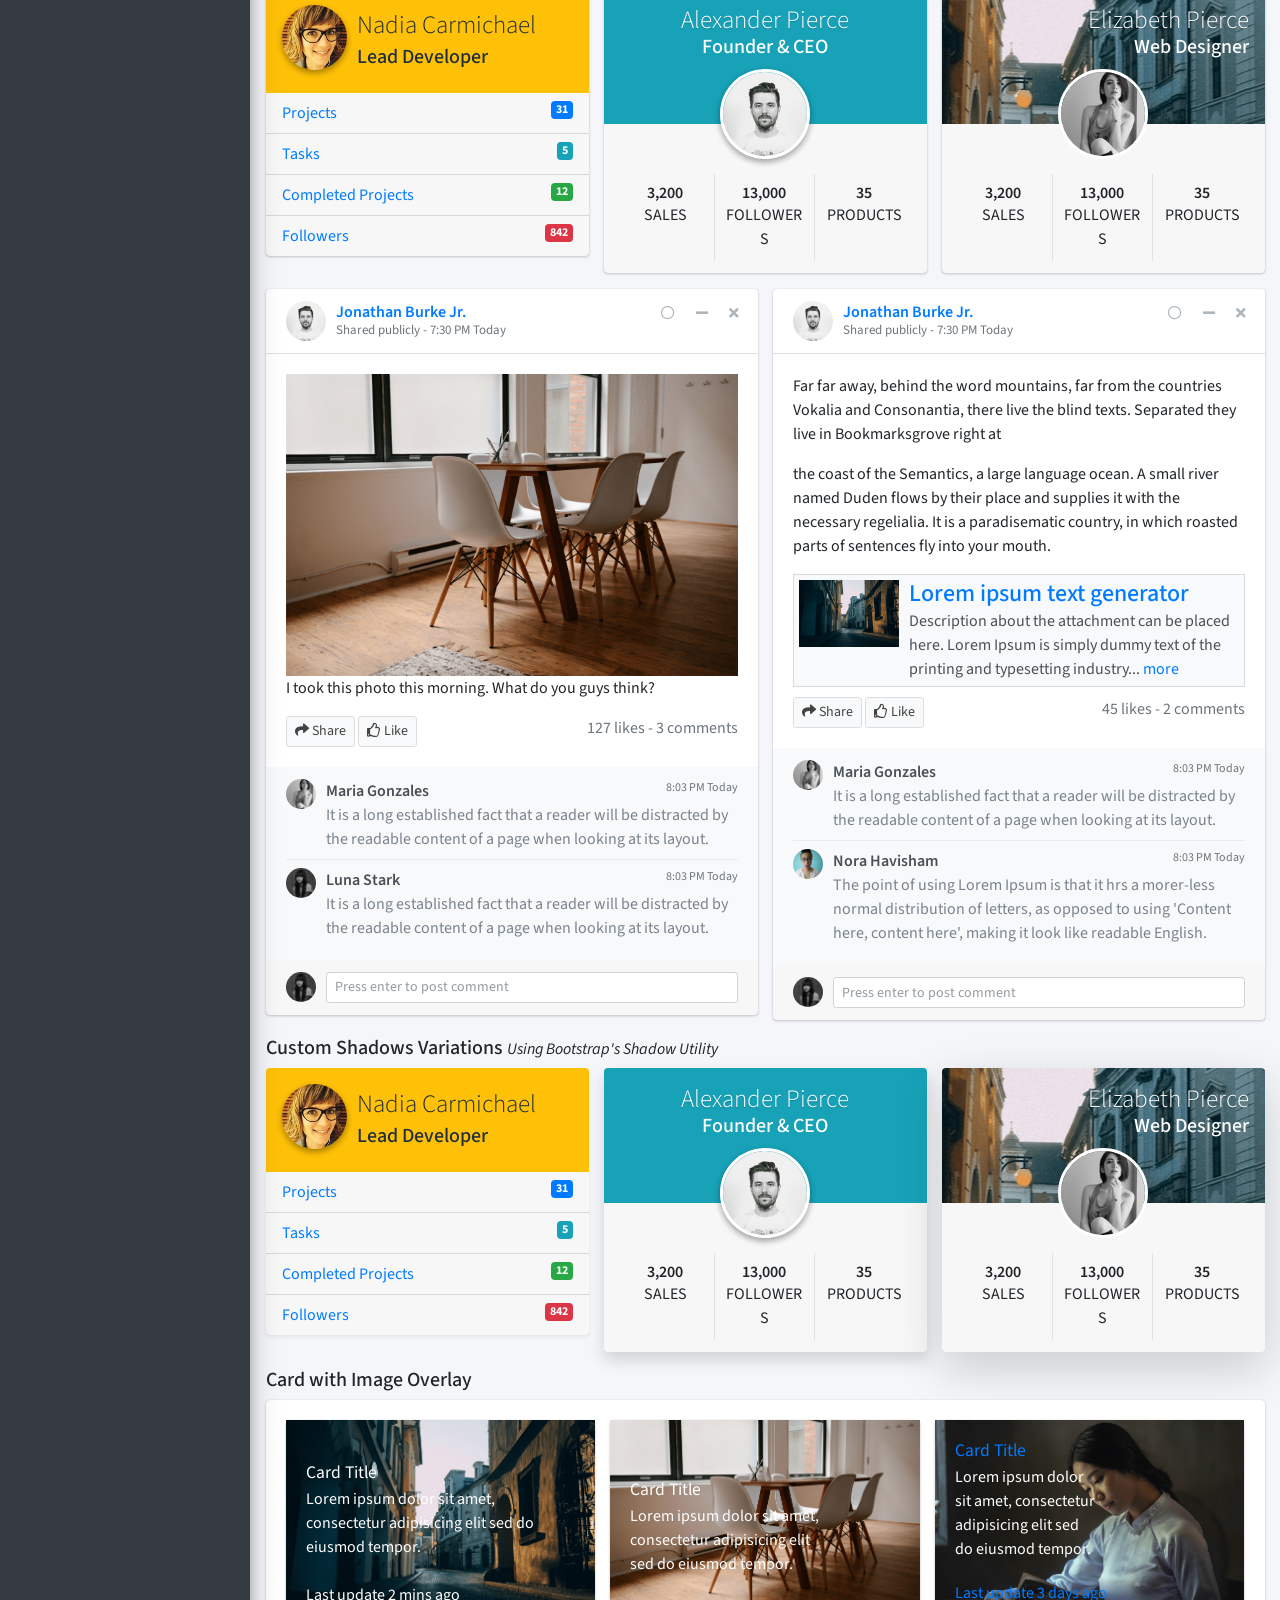
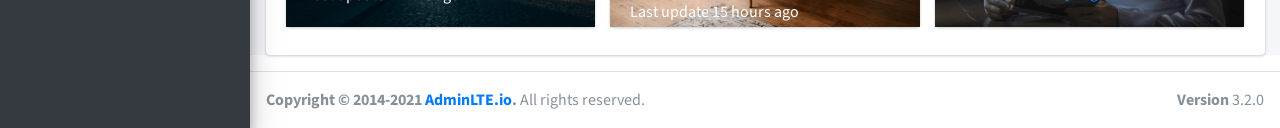
<file: adminlte/pages/widgets.html>
<!DOCTYPE html>
<html lang="en">
<head>
  <meta charset="utf-8">
  <meta name="viewport" content="width=device-width, initial-scale=1">
  <title>AdminLTE 3 | Widgets</title>

  <!-- Google Font: Source Sans Pro -->
  <link rel="stylesheet" href="https://fonts.googleapis.com/css?family=Source+Sans+Pro:300,400,400i,700&display=fallback">
  <!-- Font Awesome -->
  <link rel="stylesheet" href="../plugins/fontawesome-free/css/all.min.css">
  <!-- Ionicons -->
  <link rel="stylesheet" href="https://code.ionicframework.com/ionicons/2.0.1/css/ionicons.min.css">
  <!-- Theme style -->
  <link rel="stylesheet" href="../dist/css/adminlte.min.css">
</head>
<body class="hold-transition sidebar-mini">
<div class="wrapper">
  <!-- Navbar -->
  <nav class="main-header navbar navbar-expand navbar-white navbar-light">
    <!-- Left navbar links -->
    <ul class="navbar-nav">
      <li class="nav-item">
        <a class="nav-link" data-widget="pushmenu" href="#" role="button"><i class="fas fa-bars"></i></a>
      </li>
      <li class="nav-item d-none d-sm-inline-block">
        <a href="../index3.html" class="nav-link">Home</a>
      </li>
      <li class="nav-item d-none d-sm-inline-block">
        <a href="#" class="nav-link">Contact</a>
      </li>
    </ul>

    <!-- Right navbar links -->
    <ul class="navbar-nav ml-auto">
      <!-- Navbar Search -->
      <li class="nav-item">
        <a class="nav-link" data-widget="navbar-search" href="#" role="button">
          <i class="fas fa-search"></i>
        </a>
        <div class="navbar-search-block">
          <form class="form-inline">
            <div class="input-group input-group-sm">
              <input class="form-control form-control-navbar" type="search" placeholder="Search" aria-label="Search">
              <div class="input-group-append">
                <button class="btn btn-navbar" type="submit">
                  <i class="fas fa-search"></i>
                </button>
                <button class="btn btn-navbar" type="button" data-widget="navbar-search">
                  <i class="fas fa-times"></i>
                </button>
              </div>
            </div>
          </form>
        </div>
      </li>

      <!-- Messages Dropdown Menu -->
      <li class="nav-item dropdown">
        <a class="nav-link" data-toggle="dropdown" href="#">
          <i class="far fa-comments"></i>
          <span class="badge badge-danger navbar-badge">3</span>
        </a>
        <div class="dropdown-menu dropdown-menu-lg dropdown-menu-right">
          <a href="#" class="dropdown-item">
            <!-- Message Start -->
            <div class="media">
              <img src="../dist/img/user1-128x128.jpg" alt="User Avatar" class="img-size-50 mr-3 img-circle">
              <div class="media-body">
                <h3 class="dropdown-item-title">
                  Brad Diesel
                  <span class="float-right text-sm text-danger"><i class="fas fa-star"></i></span>
                </h3>
                <p class="text-sm">Call me whenever you can...</p>
                <p class="text-sm text-muted"><i class="far fa-clock mr-1"></i> 4 Hours Ago</p>
              </div>
            </div>
            <!-- Message End -->
          </a>
          <div class="dropdown-divider"></div>
          <a href="#" class="dropdown-item">
            <!-- Message Start -->
            <div class="media">
              <img src="../dist/img/user8-128x128.jpg" alt="User Avatar" class="img-size-50 img-circle mr-3">
              <div class="media-body">
                <h3 class="dropdown-item-title">
                  John Pierce
                  <span class="float-right text-sm text-muted"><i class="fas fa-star"></i></span>
                </h3>
                <p class="text-sm">I got your message bro</p>
                <p class="text-sm text-muted"><i class="far fa-clock mr-1"></i> 4 Hours Ago</p>
              </div>
            </div>
            <!-- Message End -->
          </a>
          <div class="dropdown-divider"></div>
          <a href="#" class="dropdown-item">
            <!-- Message Start -->
            <div class="media">
              <img src="../dist/img/user3-128x128.jpg" alt="User Avatar" class="img-size-50 img-circle mr-3">
              <div class="media-body">
                <h3 class="dropdown-item-title">
                  Nora Silvester
                  <span class="float-right text-sm text-warning"><i class="fas fa-star"></i></span>
                </h3>
                <p class="text-sm">The subject goes here</p>
                <p class="text-sm text-muted"><i class="far fa-clock mr-1"></i> 4 Hours Ago</p>
              </div>
            </div>
            <!-- Message End -->
          </a>
          <div class="dropdown-divider"></div>
          <a href="#" class="dropdown-item dropdown-footer">See All Messages</a>
        </div>
      </li>
      <!-- Notifications Dropdown Menu -->
      <li class="nav-item dropdown">
        <a class="nav-link" data-toggle="dropdown" href="#">
          <i class="far fa-bell"></i>
          <span class="badge badge-warning navbar-badge">15</span>
        </a>
        <div class="dropdown-menu dropdown-menu-lg dropdown-menu-right">
          <span class="dropdown-item dropdown-header">15 Notifications</span>
          <div class="dropdown-divider"></div>
          <a href="#" class="dropdown-item">
            <i class="fas fa-envelope mr-2"></i> 4 new messages
            <span class="float-right text-muted text-sm">3 mins</span>
          </a>
          <div class="dropdown-divider"></div>
          <a href="#" class="dropdown-item">
            <i class="fas fa-users mr-2"></i> 8 friend requests
            <span class="float-right text-muted text-sm">12 hours</span>
          </a>
          <div class="dropdown-divider"></div>
          <a href="#" class="dropdown-item">
            <i class="fas fa-file mr-2"></i> 3 new reports
            <span class="float-right text-muted text-sm">2 days</span>
          </a>
          <div class="dropdown-divider"></div>
          <a href="#" class="dropdown-item dropdown-footer">See All Notifications</a>
        </div>
      </li>
      <li class="nav-item">
        <a class="nav-link" data-widget="fullscreen" href="#" role="button">
          <i class="fas fa-expand-arrows-alt"></i>
        </a>
      </li>
      <li class="nav-item">
        <a class="nav-link" data-widget="control-sidebar" data-slide="true" href="#" role="button">
          <i class="fas fa-th-large"></i>
        </a>
      </li>
    </ul>
  </nav>
  <!-- /.navbar -->

  <!-- Main Sidebar Container -->
  <aside class="main-sidebar sidebar-dark-primary elevation-4">
    <!-- Brand Logo -->
    <a href="../index3.html" class="brand-link">
      <img src="../dist/img/AdminLTELogo.png" alt="AdminLTE Logo" class="brand-image img-circle elevation-3" style="opacity: .8">
      <span class="brand-text font-weight-light">AdminLTE 3</span>
    </a>

    <!-- Sidebar -->
    <div class="sidebar">
      <!-- Sidebar user panel (optional) -->
      <div class="user-panel mt-3 pb-3 mb-3 d-flex">
        <div class="image">
          <img src="../dist/img/user2-160x160.jpg" class="img-circle elevation-2" alt="User Image">
        </div>
        <div class="info">
          <a href="#" class="d-block">Alexander Pierce</a>
        </div>
      </div>

      <!-- SidebarSearch Form -->
      <div class="form-inline">
        <div class="input-group" data-widget="sidebar-search">
          <input class="form-control form-control-sidebar" type="search" placeholder="Search" aria-label="Search">
          <div class="input-group-append">
            <button class="btn btn-sidebar">
              <i class="fas fa-search fa-fw"></i>
            </button>
          </div>
        </div>
      </div>

      <!-- Sidebar Menu -->
      <nav class="mt-2">
        <ul class="nav nav-pills nav-sidebar flex-column" data-widget="treeview" role="menu" data-accordion="false">
          <!-- Add icons to the links using the .nav-icon class
               with font-awesome or any other icon font library -->
          <li class="nav-item">
            <a href="#" class="nav-link">
              <i class="nav-icon fas fa-tachometer-alt"></i>
              <p>
                Dashboard
                <i class="right fas fa-angle-left"></i>
              </p>
            </a>
            <ul class="nav nav-treeview">
              <li class="nav-item">
                <a href="../index.html" class="nav-link">
                  <i class="far fa-circle nav-icon"></i>
                  <p>Dashboard v1</p>
                </a>
              </li>
              <li class="nav-item">
                <a href="../index2.html" class="nav-link">
                  <i class="far fa-circle nav-icon"></i>
                  <p>Dashboard v2</p>
                </a>
              </li>
              <li class="nav-item">
                <a href="../index3.html" class="nav-link">
                  <i class="far fa-circle nav-icon"></i>
                  <p>Dashboard v3</p>
                </a>
              </li>
            </ul>
          </li>
          <li class="nav-item">
            <a href="widgets.html" class="nav-link active">
              <i class="nav-icon fas fa-th"></i>
              <p>
                Widgets
                <span class="right badge badge-danger">New</span>
              </p>
            </a>
          </li>
          <li class="nav-item">
            <a href="#" class="nav-link">
              <i class="nav-icon fas fa-copy"></i>
              <p>
                Layout Options
                <i class="fas fa-angle-left right"></i>
                <span class="badge badge-info right">6</span>
              </p>
            </a>
            <ul class="nav nav-treeview">
              <li class="nav-item">
                <a href="layout/top-nav.html" class="nav-link">
                  <i class="far fa-circle nav-icon"></i>
                  <p>Top Navigation</p>
                </a>
              </li>
              <li class="nav-item">
                <a href="layout/top-nav-sidebar.html" class="nav-link">
                  <i class="far fa-circle nav-icon"></i>
                  <p>Top Navigation + Sidebar</p>
                </a>
              </li>
              <li class="nav-item">
                <a href="layout/boxed.html" class="nav-link">
                  <i class="far fa-circle nav-icon"></i>
                  <p>Boxed</p>
                </a>
              </li>
              <li class="nav-item">
                <a href="layout/fixed-sidebar.html" class="nav-link">
                  <i class="far fa-circle nav-icon"></i>
                  <p>Fixed Sidebar</p>
                </a>
              </li>
              <li class="nav-item">
                <a href="layout/fixed-sidebar-custom.html" class="nav-link">
                  <i class="far fa-circle nav-icon"></i>
                  <p>Fixed Sidebar <small>+ Custom Area</small></p>
                </a>
              </li>
              <li class="nav-item">
                <a href="layout/fixed-topnav.html" class="nav-link">
                  <i class="far fa-circle nav-icon"></i>
                  <p>Fixed Navbar</p>
                </a>
              </li>
              <li class="nav-item">
                <a href="layout/fixed-footer.html" class="nav-link">
                  <i class="far fa-circle nav-icon"></i>
                  <p>Fixed Footer</p>
                </a>
              </li>
              <li class="nav-item">
                <a href="layout/collapsed-sidebar.html" class="nav-link">
                  <i class="far fa-circle nav-icon"></i>
                  <p>Collapsed Sidebar</p>
                </a>
              </li>
            </ul>
          </li>
          <li class="nav-item">
            <a href="#" class="nav-link">
              <i class="nav-icon fas fa-chart-pie"></i>
              <p>
                Charts
                <i class="right fas fa-angle-left"></i>
              </p>
            </a>
            <ul class="nav nav-treeview">
              <li class="nav-item">
                <a href="charts/chartjs.html" class="nav-link">
                  <i class="far fa-circle nav-icon"></i>
                  <p>ChartJS</p>
                </a>
              </li>
              <li class="nav-item">
                <a href="charts/flot.html" class="nav-link">
                  <i class="far fa-circle nav-icon"></i>
                  <p>Flot</p>
                </a>
              </li>
              <li class="nav-item">
                <a href="charts/inline.html" class="nav-link">
                  <i class="far fa-circle nav-icon"></i>
                  <p>Inline</p>
                </a>
              </li>
              <li class="nav-item">
                <a href="charts/uplot.html" class="nav-link">
                  <i class="far fa-circle nav-icon"></i>
                  <p>uPlot</p>
                </a>
              </li>
            </ul>
          </li>
          <li class="nav-item">
            <a href="#" class="nav-link">
              <i class="nav-icon fas fa-tree"></i>
              <p>
                UI Elements
                <i class="fas fa-angle-left right"></i>
              </p>
            </a>
            <ul class="nav nav-treeview">
              <li class="nav-item">
                <a href="UI/general.html" class="nav-link">
                  <i class="far fa-circle nav-icon"></i>
                  <p>General</p>
                </a>
              </li>
              <li class="nav-item">
                <a href="UI/icons.html" class="nav-link">
                  <i class="far fa-circle nav-icon"></i>
                  <p>Icons</p>
                </a>
              </li>
              <li class="nav-item">
                <a href="UI/buttons.html" class="nav-link">
                  <i class="far fa-circle nav-icon"></i>
                  <p>Buttons</p>
                </a>
              </li>
              <li class="nav-item">
                <a href="UI/sliders.html" class="nav-link">
                  <i class="far fa-circle nav-icon"></i>
                  <p>Sliders</p>
                </a>
              </li>
              <li class="nav-item">
                <a href="UI/modals.html" class="nav-link">
                  <i class="far fa-circle nav-icon"></i>
                  <p>Modals & Alerts</p>
                </a>
              </li>
              <li class="nav-item">
                <a href="UI/navbar.html" class="nav-link">
                  <i class="far fa-circle nav-icon"></i>
                  <p>Navbar & Tabs</p>
                </a>
              </li>
              <li class="nav-item">
                <a href="UI/timeline.html" class="nav-link">
                  <i class="far fa-circle nav-icon"></i>
                  <p>Timeline</p>
                </a>
              </li>
              <li class="nav-item">
                <a href="UI/ribbons.html" class="nav-link">
                  <i class="far fa-circle nav-icon"></i>
                  <p>Ribbons</p>
                </a>
              </li>
            </ul>
          </li>
          <li class="nav-item">
            <a href="#" class="nav-link">
              <i class="nav-icon fas fa-edit"></i>
              <p>
                Forms
                <i class="fas fa-angle-left right"></i>
              </p>
            </a>
            <ul class="nav nav-treeview">
              <li class="nav-item">
                <a href="forms/general.html" class="nav-link">
                  <i class="far fa-circle nav-icon"></i>
                  <p>General Elements</p>
                </a>
              </li>
              <li class="nav-item">
                <a href="forms/advanced.html" class="nav-link">
                  <i class="far fa-circle nav-icon"></i>
                  <p>Advanced Elements</p>
                </a>
              </li>
              <li class="nav-item">
                <a href="forms/editors.html" class="nav-link">
                  <i class="far fa-circle nav-icon"></i>
                  <p>Editors</p>
                </a>
              </li>
              <li class="nav-item">
                <a href="forms/validation.html" class="nav-link">
                  <i class="far fa-circle nav-icon"></i>
                  <p>Validation</p>
                </a>
              </li>
            </ul>
          </li>
          <li class="nav-item">
            <a href="#" class="nav-link">
              <i class="nav-icon fas fa-table"></i>
              <p>
                Tables
                <i class="fas fa-angle-left right"></i>
              </p>
            </a>
            <ul class="nav nav-treeview">
              <li class="nav-item">
                <a href="tables/simple.html" class="nav-link">
                  <i class="far fa-circle nav-icon"></i>
                  <p>Simple Tables</p>
                </a>
              </li>
              <li class="nav-item">
                <a href="tables/data.html" class="nav-link">
                  <i class="far fa-circle nav-icon"></i>
                  <p>DataTables</p>
                </a>
              </li>
              <li class="nav-item">
                <a href="tables/jsgrid.html" class="nav-link">
                  <i class="far fa-circle nav-icon"></i>
                  <p>jsGrid</p>
                </a>
              </li>
            </ul>
          </li>
          <li class="nav-header">EXAMPLES</li>
          <li class="nav-item">
            <a href="calendar.html" class="nav-link">
              <i class="nav-icon far fa-calendar-alt"></i>
              <p>
                Calendar
                <span class="badge badge-info right">2</span>
              </p>
            </a>
          </li>
          <li class="nav-item">
            <a href="gallery.html" class="nav-link">
              <i class="nav-icon far fa-image"></i>
              <p>
                Gallery
              </p>
            </a>
          </li>
          <li class="nav-item">
            <a href="kanban.html" class="nav-link">
              <i class="nav-icon fas fa-columns"></i>
              <p>
                Kanban Board
              </p>
            </a>
          </li>
          <li class="nav-item">
            <a href="#" class="nav-link">
              <i class="nav-icon far fa-envelope"></i>
              <p>
                Mailbox
                <i class="fas fa-angle-left right"></i>
              </p>
            </a>
            <ul class="nav nav-treeview">
              <li class="nav-item">
                <a href="mailbox/mailbox.html" class="nav-link">
                  <i class="far fa-circle nav-icon"></i>
                  <p>Inbox</p>
                </a>
              </li>
              <li class="nav-item">
                <a href="mailbox/compose.html" class="nav-link">
                  <i class="far fa-circle nav-icon"></i>
                  <p>Compose</p>
                </a>
              </li>
              <li class="nav-item">
                <a href="mailbox/read-mail.html" class="nav-link">
                  <i class="far fa-circle nav-icon"></i>
                  <p>Read</p>
                </a>
              </li>
            </ul>
          </li>
          <li class="nav-item">
            <a href="#" class="nav-link">
              <i class="nav-icon fas fa-book"></i>
              <p>
                Pages
                <i class="fas fa-angle-left right"></i>
              </p>
            </a>
            <ul class="nav nav-treeview">
              <li class="nav-item">
                <a href="examples/invoice.html" class="nav-link">
                  <i class="far fa-circle nav-icon"></i>
                  <p>Invoice</p>
                </a>
              </li>
              <li class="nav-item">
                <a href="examples/profile.html" class="nav-link">
                  <i class="far fa-circle nav-icon"></i>
                  <p>Profile</p>
                </a>
              </li>
              <li class="nav-item">
                <a href="examples/e-commerce.html" class="nav-link">
                  <i class="far fa-circle nav-icon"></i>
                  <p>E-commerce</p>
                </a>
              </li>
              <li class="nav-item">
                <a href="examples/projects.html" class="nav-link">
                  <i class="far fa-circle nav-icon"></i>
                  <p>Projects</p>
                </a>
              </li>
              <li class="nav-item">
                <a href="examples/project-add.html" class="nav-link">
                  <i class="far fa-circle nav-icon"></i>
                  <p>Project Add</p>
                </a>
              </li>
              <li class="nav-item">
                <a href="examples/project-edit.html" class="nav-link">
                  <i class="far fa-circle nav-icon"></i>
                  <p>Project Edit</p>
                </a>
              </li>
              <li class="nav-item">
                <a href="examples/project-detail.html" class="nav-link">
                  <i class="far fa-circle nav-icon"></i>
                  <p>Project Detail</p>
                </a>
              </li>
              <li class="nav-item">
                <a href="examples/contacts.html" class="nav-link">
                  <i class="far fa-circle nav-icon"></i>
                  <p>Contacts</p>
                </a>
              </li>
              <li class="nav-item">
                <a href="examples/faq.html" class="nav-link">
                  <i class="far fa-circle nav-icon"></i>
                  <p>FAQ</p>
                </a>
              </li>
              <li class="nav-item">
                <a href="examples/contact-us.html" class="nav-link">
                  <i class="far fa-circle nav-icon"></i>
                  <p>Contact us</p>
                </a>
              </li>
            </ul>
          </li>
          <li class="nav-item">
            <a href="#" class="nav-link">
              <i class="nav-icon far fa-plus-square"></i>
              <p>
                Extras
                <i class="fas fa-angle-left right"></i>
              </p>
            </a>
            <ul class="nav nav-treeview">
              <li class="nav-item">
                <a href="#" class="nav-link">
                  <i class="far fa-circle nav-icon"></i>
                  <p>
                    Login & Register v1
                    <i class="fas fa-angle-left right"></i>
                  </p>
                </a>
                <ul class="nav nav-treeview">
                  <li class="nav-item">
                    <a href="examples/login.html" class="nav-link">
                      <i class="far fa-circle nav-icon"></i>
                      <p>Login v1</p>
                    </a>
                  </li>
                  <li class="nav-item">
                    <a href="examples/register.html" class="nav-link">
                      <i class="far fa-circle nav-icon"></i>
                      <p>Register v1</p>
                    </a>
                  </li>
                  <li class="nav-item">
                    <a href="examples/forgot-password.html" class="nav-link">
                      <i class="far fa-circle nav-icon"></i>
                      <p>Forgot Password v1</p>
                    </a>
                  </li>
                  <li class="nav-item">
                    <a href="examples/recover-password.html" class="nav-link">
                      <i class="far fa-circle nav-icon"></i>
                      <p>Recover Password v1</p>
                    </a>
                  </li>
                </ul>
              </li>
              <li class="nav-item">
                <a href="#" class="nav-link">
                  <i class="far fa-circle nav-icon"></i>
                  <p>
                    Login & Register v2
                    <i class="fas fa-angle-left right"></i>
                  </p>
                </a>
                <ul class="nav nav-treeview">
                  <li class="nav-item">
                    <a href="examples/login-v2.html" class="nav-link">
                      <i class="far fa-circle nav-icon"></i>
                      <p>Login v2</p>
                    </a>
                  </li>
                  <li class="nav-item">
                    <a href="examples/register-v2.html" class="nav-link">
                      <i class="far fa-circle nav-icon"></i>
                      <p>Register v2</p>
                    </a>
                  </li>
                  <li class="nav-item">
                    <a href="examples/forgot-password-v2.html" class="nav-link">
                      <i class="far fa-circle nav-icon"></i>
                      <p>Forgot Password v2</p>
                    </a>
                  </li>
                  <li class="nav-item">
                    <a href="examples/recover-password-v2.html" class="nav-link">
                      <i class="far fa-circle nav-icon"></i>
                      <p>Recover Password v2</p>
                    </a>
                  </li>
                </ul>
              </li>
              <li class="nav-item">
                <a href="examples/lockscreen.html" class="nav-link">
                  <i class="far fa-circle nav-icon"></i>
                  <p>Lockscreen</p>
                </a>
              </li>
              <li class="nav-item">
                <a href="examples/legacy-user-menu.html" class="nav-link">
                  <i class="far fa-circle nav-icon"></i>
                  <p>Legacy User Menu</p>
                </a>
              </li>
              <li class="nav-item">
                <a href="examples/language-menu.html" class="nav-link">
                  <i class="far fa-circle nav-icon"></i>
                  <p>Language Menu</p>
                </a>
              </li>
              <li class="nav-item">
                <a href="examples/404.html" class="nav-link">
                  <i class="far fa-circle nav-icon"></i>
                  <p>Error 404</p>
                </a>
              </li>
              <li class="nav-item">
                <a href="examples/500.html" class="nav-link">
                  <i class="far fa-circle nav-icon"></i>
                  <p>Error 500</p>
                </a>
              </li>
              <li class="nav-item">
                <a href="examples/pace.html" class="nav-link">
                  <i class="far fa-circle nav-icon"></i>
                  <p>Pace</p>
                </a>
              </li>
              <li class="nav-item">
                <a href="examples/blank.html" class="nav-link">
                  <i class="far fa-circle nav-icon"></i>
                  <p>Blank Page</p>
                </a>
              </li>
              <li class="nav-item">
                <a href="../starter.html" class="nav-link">
                  <i class="far fa-circle nav-icon"></i>
                  <p>Starter Page</p>
                </a>
              </li>
            </ul>
          </li>
          <li class="nav-item">
            <a href="#" class="nav-link">
              <i class="nav-icon fas fa-search"></i>
              <p>
                Search
                <i class="fas fa-angle-left right"></i>
              </p>
            </a>
            <ul class="nav nav-treeview">
              <li class="nav-item">
                <a href="search/simple.html" class="nav-link">
                  <i class="far fa-circle nav-icon"></i>
                  <p>Simple Search</p>
                </a>
              </li>
              <li class="nav-item">
                <a href="search/enhanced.html" class="nav-link">
                  <i class="far fa-circle nav-icon"></i>
                  <p>Enhanced</p>
                </a>
              </li>
            </ul>
          </li>
          <li class="nav-header">MISCELLANEOUS</li>
          <li class="nav-item">
            <a href="../iframe.html" class="nav-link">
              <i class="nav-icon fas fa-ellipsis-h"></i>
              <p>Tabbed IFrame Plugin</p>
            </a>
          </li>
          <li class="nav-item">
            <a href="https://adminlte.io/docs/3.1/" class="nav-link">
              <i class="nav-icon fas fa-file"></i>
              <p>Documentation</p>
            </a>
          </li>
          <li class="nav-header">MULTI LEVEL EXAMPLE</li>
          <li class="nav-item">
            <a href="#" class="nav-link">
              <i class="fas fa-circle nav-icon"></i>
              <p>Level 1</p>
            </a>
          </li>
          <li class="nav-item">
            <a href="#" class="nav-link">
              <i class="nav-icon fas fa-circle"></i>
              <p>
                Level 1
                <i class="right fas fa-angle-left"></i>
              </p>
            </a>
            <ul class="nav nav-treeview">
              <li class="nav-item">
                <a href="#" class="nav-link">
                  <i class="far fa-circle nav-icon"></i>
                  <p>Level 2</p>
                </a>
              </li>
              <li class="nav-item">
                <a href="#" class="nav-link">
                  <i class="far fa-circle nav-icon"></i>
                  <p>
                    Level 2
                    <i class="right fas fa-angle-left"></i>
                  </p>
                </a>
                <ul class="nav nav-treeview">
                  <li class="nav-item">
                    <a href="#" class="nav-link">
                      <i class="far fa-dot-circle nav-icon"></i>
                      <p>Level 3</p>
                    </a>
                  </li>
                  <li class="nav-item">
                    <a href="#" class="nav-link">
                      <i class="far fa-dot-circle nav-icon"></i>
                      <p>Level 3</p>
                    </a>
                  </li>
                  <li class="nav-item">
                    <a href="#" class="nav-link">
                      <i class="far fa-dot-circle nav-icon"></i>
                      <p>Level 3</p>
                    </a>
                  </li>
                </ul>
              </li>
              <li class="nav-item">
                <a href="#" class="nav-link">
                  <i class="far fa-circle nav-icon"></i>
                  <p>Level 2</p>
                </a>
              </li>
            </ul>
          </li>
          <li class="nav-item">
            <a href="#" class="nav-link">
              <i class="fas fa-circle nav-icon"></i>
              <p>Level 1</p>
            </a>
          </li>
          <li class="nav-header">LABELS</li>
          <li class="nav-item">
            <a href="#" class="nav-link">
              <i class="nav-icon far fa-circle text-danger"></i>
              <p class="text">Important</p>
            </a>
          </li>
          <li class="nav-item">
            <a href="#" class="nav-link">
              <i class="nav-icon far fa-circle text-warning"></i>
              <p>Warning</p>
            </a>
          </li>
          <li class="nav-item">
            <a href="#" class="nav-link">
              <i class="nav-icon far fa-circle text-info"></i>
              <p>Informational</p>
            </a>
          </li>
        </ul>
      </nav>
      <!-- /.sidebar-menu -->
    </div>
    <!-- /.sidebar -->
  </aside>

  <!-- Content Wrapper. Contains page content -->
  <div class="content-wrapper">
    <!-- Content Header (Page header) -->
    <section class="content-header">
      <div class="container-fluid">
        <div class="row mb-2">
          <div class="col-sm-6">
            <h1>Widgets</h1>
          </div>
          <div class="col-sm-6">
            <ol class="breadcrumb float-sm-right">
              <li class="breadcrumb-item"><a href="#">Home</a></li>
              <li class="breadcrumb-item active">Widgets</li>
            </ol>
          </div>
        </div>
      </div><!-- /.container-fluid -->
    </section>

    <!-- Main content -->
    <section class="content">
      <div class="container-fluid">
        <h5 class="mb-2">Info Box</h5>
        <div class="row">
          <div class="col-md-3 col-sm-6 col-12">
            <div class="info-box">
              <span class="info-box-icon bg-info"><i class="far fa-envelope"></i></span>

              <div class="info-box-content">
                <span class="info-box-text">Messages</span>
                <span class="info-box-number">1,410</span>
              </div>
              <!-- /.info-box-content -->
            </div>
            <!-- /.info-box -->
          </div>
          <!-- /.col -->
          <div class="col-md-3 col-sm-6 col-12">
            <div class="info-box">
              <span class="info-box-icon bg-success"><i class="far fa-flag"></i></span>

              <div class="info-box-content">
                <span class="info-box-text">Bookmarks</span>
                <span class="info-box-number">410</span>
              </div>
              <!-- /.info-box-content -->
            </div>
            <!-- /.info-box -->
          </div>
          <!-- /.col -->
          <div class="col-md-3 col-sm-6 col-12">
            <div class="info-box">
              <span class="info-box-icon bg-warning"><i class="far fa-copy"></i></span>

              <div class="info-box-content">
                <span class="info-box-text">Uploads</span>
                <span class="info-box-number">13,648</span>
              </div>
              <!-- /.info-box-content -->
            </div>
            <!-- /.info-box -->
          </div>
          <!-- /.col -->
          <div class="col-md-3 col-sm-6 col-12">
            <div class="info-box">
              <span class="info-box-icon bg-danger"><i class="far fa-star"></i></span>

              <div class="info-box-content">
                <span class="info-box-text">Likes</span>
                <span class="info-box-number">93,139</span>
              </div>
              <!-- /.info-box-content -->
            </div>
            <!-- /.info-box -->
          </div>
          <!-- /.col -->
        </div>
        <!-- /.row -->

        <!-- =========================================================== -->
        <h5 class="mb-2">Info Box With Custom Shadows <small><i>Using Bootstrap's Shadow Utility</i></small></h5>
        <div class="row">
          <div class="col-md-3 col-sm-6 col-12">
            <div class="info-box shadow-none">
              <span class="info-box-icon bg-info"><i class="far fa-envelope"></i></span>

              <div class="info-box-content">
                <span class="info-box-text">Shadows</span>
                <span class="info-box-number">None</span>
              </div>
              <!-- /.info-box-content -->
            </div>
            <!-- /.info-box -->
          </div>
          <!-- /.col -->
          <div class="col-md-3 col-sm-6 col-12">
            <div class="info-box shadow-sm">
              <span class="info-box-icon bg-success"><i class="far fa-flag"></i></span>

              <div class="info-box-content">
                <span class="info-box-text">Shadows</span>
                <span class="info-box-number">Small</span>
              </div>
              <!-- /.info-box-content -->
            </div>
            <!-- /.info-box -->
          </div>
          <!-- /.col -->
          <div class="col-md-3 col-sm-6 col-12">
            <div class="info-box shadow">
              <span class="info-box-icon bg-warning"><i class="far fa-copy"></i></span>

              <div class="info-box-content">
                <span class="info-box-text">Shadows</span>
                <span class="info-box-number">Regular</span>
              </div>
              <!-- /.info-box-content -->
            </div>
            <!-- /.info-box -->
          </div>
          <!-- /.col -->
          <div class="col-md-3 col-sm-6 col-12">
            <div class="info-box shadow-lg">
              <span class="info-box-icon bg-danger"><i class="far fa-star"></i></span>

              <div class="info-box-content">
                <span class="info-box-text">Shadows</span>
                <span class="info-box-number">Large</span>
              </div>
              <!-- /.info-box-content -->
            </div>
            <!-- /.info-box -->
          </div>
          <!-- /.col -->
        </div>
        <!-- /.row -->

        <!-- =========================================================== -->
        <h5 class="mt-4 mb-2">Info Box With <code>bg-*</code></h5>
        <div class="row">
          <div class="col-md-3 col-sm-6 col-12">
            <div class="info-box bg-info">
              <span class="info-box-icon"><i class="far fa-bookmark"></i></span>

              <div class="info-box-content">
                <span class="info-box-text">Bookmarks</span>
                <span class="info-box-number">41,410</span>

                <div class="progress">
                  <div class="progress-bar" style="width: 70%"></div>
                </div>
                <span class="progress-description">
                  70% Increase in 30 Days
                </span>
              </div>
              <!-- /.info-box-content -->
            </div>
            <!-- /.info-box -->
          </div>
          <!-- /.col -->
          <div class="col-md-3 col-sm-6 col-12">
            <div class="info-box bg-success">
              <span class="info-box-icon"><i class="far fa-thumbs-up"></i></span>

              <div class="info-box-content">
                <span class="info-box-text">Likes</span>
                <span class="info-box-number">41,410</span>

                <div class="progress">
                  <div class="progress-bar" style="width: 70%"></div>
                </div>
                <span class="progress-description">
                  70% Increase in 30 Days
                </span>
              </div>
              <!-- /.info-box-content -->
            </div>
            <!-- /.info-box -->
          </div>
          <!-- /.col -->
          <div class="col-md-3 col-sm-6 col-12">
            <div class="info-box bg-warning">
              <span class="info-box-icon"><i class="far fa-calendar-alt"></i></span>

              <div class="info-box-content">
                <span class="info-box-text">Events</span>
                <span class="info-box-number">41,410</span>

                <div class="progress">
                  <div class="progress-bar" style="width: 70%"></div>
                </div>
                <span class="progress-description">
                  70% Increase in 30 Days
                </span>
              </div>
              <!-- /.info-box-content -->
            </div>
            <!-- /.info-box -->
          </div>
          <!-- /.col -->
          <div class="col-md-3 col-sm-6 col-12">
            <div class="info-box bg-danger">
              <span class="info-box-icon"><i class="fas fa-comments"></i></span>

              <div class="info-box-content">
                <span class="info-box-text">Comments</span>
                <span class="info-box-number">41,410</span>

                <div class="progress">
                  <div class="progress-bar" style="width: 70%"></div>
                </div>
                <span class="progress-description">
                  70% Increase in 30 Days
                </span>
              </div>
              <!-- /.info-box-content -->
            </div>
            <!-- /.info-box -->
          </div>
          <!-- /.col -->
        </div>
        <!-- /.row -->

        <!-- =========================================================== -->
        <h5 class="mt-4 mb-2">Info Box With <code>bg-gradient-*</code></h5>
        <div class="row">
          <div class="col-md-3 col-sm-6 col-12">
            <div class="info-box bg-gradient-info">
              <span class="info-box-icon"><i class="far fa-bookmark"></i></span>

              <div class="info-box-content">
                <span class="info-box-text">Bookmarks</span>
                <span class="info-box-number">41,410</span>

                <div class="progress">
                  <div class="progress-bar" style="width: 70%"></div>
                </div>
                <span class="progress-description">
                  70% Increase in 30 Days
                </span>
              </div>
              <!-- /.info-box-content -->
            </div>
            <!-- /.info-box -->
          </div>
          <!-- /.col -->
          <div class="col-md-3 col-sm-6 col-12">
            <div class="info-box bg-gradient-success">
              <span class="info-box-icon"><i class="far fa-thumbs-up"></i></span>

              <div class="info-box-content">
                <span class="info-box-text">Likes</span>
                <span class="info-box-number">41,410</span>

                <div class="progress">
                  <div class="progress-bar" style="width: 70%"></div>
                </div>
                <span class="progress-description">
                  70% Increase in 30 Days
                </span>
              </div>
              <!-- /.info-box-content -->
            </div>
            <!-- /.info-box -->
          </div>
          <!-- /.col -->
          <div class="col-md-3 col-sm-6 col-12">
            <div class="info-box bg-gradient-warning">
              <span class="info-box-icon"><i class="far fa-calendar-alt"></i></span>

              <div class="info-box-content">
                <span class="info-box-text">Events</span>
                <span class="info-box-number">41,410</span>

                <div class="progress">
                  <div class="progress-bar" style="width: 70%"></div>
                </div>
                <span class="progress-description">
                  70% Increase in 30 Days
                </span>
              </div>
              <!-- /.info-box-content -->
            </div>
            <!-- /.info-box -->
          </div>
          <!-- /.col -->
          <div class="col-md-3 col-sm-6 col-12">
            <div class="info-box bg-gradient-danger">
              <span class="info-box-icon"><i class="fas fa-comments"></i></span>

              <div class="info-box-content">
                <span class="info-box-text">Comments</span>
                <span class="info-box-number">41,410</span>

                <div class="progress">
                  <div class="progress-bar" style="width: 70%"></div>
                </div>
                <span class="progress-description">
                  70% Increase in 30 Days
                </span>
              </div>
              <!-- /.info-box-content -->
            </div>
            <!-- /.info-box -->
          </div>
          <!-- /.col -->
        </div>
        <!-- /.row -->

        <!-- =========================================================== -->

        <!-- Small Box (Stat card) -->
        <h5 class="mb-2 mt-4">Small Box</h5>
        <div class="row">
          <div class="col-lg-3 col-6">
            <!-- small card -->
            <div class="small-box bg-info">
              <div class="inner">
                <h3>150</h3>

                <p>New Orders</p>
              </div>
              <div class="icon">
                <i class="fas fa-shopping-cart"></i>
              </div>
              <a href="#" class="small-box-footer">
                More info <i class="fas fa-arrow-circle-right"></i>
              </a>
            </div>
          </div>
          <!-- ./col -->
          <div class="col-lg-3 col-6">
            <!-- small card -->
            <div class="small-box bg-success">
              <div class="inner">
                <h3>53<sup style="font-size: 20px">%</sup></h3>

                <p>Bounce Rate</p>
              </div>
              <div class="icon">
                <i class="ion ion-stats-bars"></i>
              </div>
              <a href="#" class="small-box-footer">
                More info <i class="fas fa-arrow-circle-right"></i>
              </a>
            </div>
          </div>
          <!-- ./col -->
          <div class="col-lg-3 col-6">
            <!-- small card -->
            <div class="small-box bg-warning">
              <div class="inner">
                <h3>44</h3>

                <p>User Registrations</p>
              </div>
              <div class="icon">
                <i class="fas fa-user-plus"></i>
              </div>
              <a href="#" class="small-box-footer">
                More info <i class="fas fa-arrow-circle-right"></i>
              </a>
            </div>
          </div>
          <!-- ./col -->
          <div class="col-lg-3 col-6">
            <!-- small card -->
            <div class="small-box bg-danger">
              <div class="inner">
                <h3>65</h3>

                <p>Unique Visitors</p>
              </div>
              <div class="icon">
                <i class="fas fa-chart-pie"></i>
              </div>
              <a href="#" class="small-box-footer">
                More info <i class="fas fa-arrow-circle-right"></i>
              </a>
            </div>
          </div>
          <!-- ./col -->
        </div>
        <!-- /.row -->

        <!-- Small Box (Stat card) -->
        <div class="row">
          <div class="col-lg-3 col-6">
            <!-- small card -->
            <div class="small-box bg-info">
              <!-- Loading (remove the following to stop the loading)-->
              <div class="overlay">
                <i class="fas fa-3x fa-sync-alt"></i>
              </div>
              <!-- end loading -->
              <div class="inner">
                <h3>150</h3>

                <p>New Orders</p>
              </div>
              <div class="icon">
                <i class="fas fa-shopping-cart"></i>
              </div>
              <a href="#" class="small-box-footer">
                More info <i class="fas fa-arrow-circle-right"></i>
              </a>
            </div>
          </div>
          <!-- ./col -->
          <div class="col-lg-3 col-6">
            <!-- small card -->
            <div class="small-box bg-success">
              <!-- Loading (remove the following to stop the loading)-->
              <div class="overlay dark">
                <i class="fas fa-3x fa-sync-alt"></i>
              </div>
              <!-- end loading -->
              <div class="inner">
                <h3>53<sup style="font-size: 20px">%</sup></h3>

                <p>Bounce Rate</p>
              </div>
              <div class="icon">
                <i class="ion ion-stats-bars"></i>
              </div>
              <a href="#" class="small-box-footer">
                More info <i class="fas fa-arrow-circle-right"></i>
              </a>
            </div>
          </div>
          <!-- ./col -->
        </div>
        <!-- /.row -->

        <!-- =========================================================== -->
        <h4 class="mb-2 mt-4">Cards</h4>
        <h5 class="mb-2">Abilities</h5>
        <div class="row">
          <div class="col-md-3">
            <div class="card card-primary collapsed-card">
              <div class="card-header">
                <h3 class="card-title">Expandable</h3>

                <div class="card-tools">
                  <button type="button" class="btn btn-tool" data-card-widget="collapse"><i class="fas fa-plus"></i>
                  </button>
                </div>
                <!-- /.card-tools -->
              </div>
              <!-- /.card-header -->
              <div class="card-body">
                The body of the card
              </div>
              <!-- /.card-body -->
            </div>
            <!-- /.card -->
          </div>
          <!-- /.col -->
          <div class="col-md-3">
            <div class="card card-success">
              <div class="card-header">
                <h3 class="card-title">Collapsable</h3>

                <div class="card-tools">
                  <button type="button" class="btn btn-tool" data-card-widget="collapse"><i class="fas fa-minus"></i>
                  </button>
                </div>
                <!-- /.card-tools -->
              </div>
              <!-- /.card-header -->
              <div class="card-body">
                The body of the card
              </div>
              <!-- /.card-body -->
            </div>
            <!-- /.card -->
          </div>
          <!-- /.col -->
          <div class="col-md-3">
            <div class="card card-warning">
              <div class="card-header">
                <h3 class="card-title">Removable</h3>

                <div class="card-tools">
                  <button type="button" class="btn btn-tool" data-card-widget="remove"><i class="fas fa-times"></i>
                  </button>
                </div>
                <!-- /.card-tools -->
              </div>
              <!-- /.card-header -->
              <div class="card-body">
                The body of the card
              </div>
              <!-- /.card-body -->
            </div>
            <!-- /.card -->
          </div>
          <!-- /.col -->
          <div class="col-md-3">
            <div class="card card-danger">
              <div class="card-header">
                <h3 class="card-title">Maximizable</h3>

                <div class="card-tools">
                  <button type="button" class="btn btn-tool" data-card-widget="maximize"><i class="fas fa-expand"></i>
                  </button>
                </div>
                <!-- /.card-tools -->
              </div>
              <!-- /.card-header -->
              <div class="card-body">
                The body of the card
              </div>
              <!-- /.card-body -->
            </div>
            <!-- /.card -->
          </div>
          <!-- /.col -->
        </div>
        <!-- /.row -->

        <div class="row">
          <div class="col-md-3">
            <div class="card card-primary">
              <div class="card-header">
                <h3 class="card-title">Card Refresh</h3>

                <div class="card-tools">
                  <button type="button" class="btn btn-tool" data-card-widget="card-refresh" data-source="widgets.html" data-source-selector="#card-refresh-content">
                    <i class="fas fa-sync-alt"></i>
                  </button>
                </div>
                <!-- /.card-tools -->
              </div>
              <!-- /.card-header -->
              <div class="card-body">
                The body of the card
              </div>
              <!-- /.card-body -->
            </div>
            <!-- /.card -->
            <div class="d-none" id="card-refresh-content">
                The body of the card after card refresh
            </div>
          </div>
          <!-- /.col -->
          <div class="col-md-3">
            <div class="card card-success">
              <div class="card-header">
                <h3 class="card-title">All together</h3>

                <div class="card-tools">
                  <button type="button" class="btn btn-tool" data-card-widget="card-refresh" data-source="widgets.html" data-source-selector="#card-refresh-content" data-load-on-init="false">
                    <i class="fas fa-sync-alt"></i>
                  </button>
                  <button type="button" class="btn btn-tool" data-card-widget="maximize">
                    <i class="fas fa-expand"></i>
                  </button>
                  <button type="button" class="btn btn-tool" data-card-widget="collapse">
                    <i class="fas fa-minus"></i>
                  </button>
                  <button type="button" class="btn btn-tool" data-card-widget="remove">
                    <i class="fas fa-times"></i>
                  </button>
                </div>
                <!-- /.card-tools -->
              </div>
              <!-- /.card-header -->
              <div class="card-body">
                The body of the card
              </div>
              <!-- /.card-body -->
            </div>
            <!-- /.card -->
          </div>
          <!-- /.col -->
          <div class="col-md-3">
            <div class="card card-warning">
              <div class="card-header">
                <h3 class="card-title">Loading state</h3>
              </div>
              <div class="card-body">
                The body of the card
              </div>
              <!-- /.card-body -->
              <!-- Loading (remove the following to stop the loading)-->
              <div class="overlay">
                <i class="fas fa-2x fa-sync-alt"></i>
              </div>
              <!-- end loading -->
            </div>
            <!-- /.card -->
          </div>
          <!-- /.col -->
          <div class="col-md-3">
            <div class="card card-danger">
              <div class="card-header">
                <h3 class="card-title">Loading state (dark)</h3>
              </div>
              <div class="card-body">
                The body of the card
              </div>
              <!-- /.card-body -->
              <!-- Loading (remove the following to stop the loading)-->
              <div class="overlay dark">
                <i class="fas fa-2x fa-sync-alt"></i>
              </div>
              <!-- end loading -->
            </div>
            <!-- /.card -->
          </div>
          <!-- /.col -->
        </div>
        <!-- /.row -->

        <!-- =========================================================== -->
        <h5 class="mb-2">Custom Shadows Variations <small><i>Using Bootstrap's Shadow Utility</i></small></h5>
        <div class="row">
          <div class="col-md-3">
            <div class="card card-primary shadow-none">
              <div class="card-header">
                <h3 class="card-title">Shadow - None</h3>

                <div class="card-tools">
                  <button type="button" class="btn btn-tool" data-card-widget="collapse">
                    <i class="fas fa-minus"></i>
                  </button>
                </div>
                <!-- /.card-tools -->
              </div>
              <!-- /.card-header -->
              <div class="card-body">
                The body of the card
              </div>
              <!-- /.card-body -->
            </div>
            <!-- /.card -->
          </div>
          <!-- /.col -->
          <div class="col-md-3">
            <div class="card card-success shadow-sm">
              <div class="card-header">
                <h3 class="card-title">Shadow - Small</h3>

                <div class="card-tools">
                  <button type="button" class="btn btn-tool" data-card-widget="collapse">
                    <i class="fas fa-minus"></i>
                  </button>
                </div>
                <!-- /.card-tools -->
              </div>
              <!-- /.card-header -->
              <div class="card-body">
                The body of the card
              </div>
              <!-- /.card-body -->
            </div>
            <!-- /.card -->
          </div>
          <!-- /.col -->
          <div class="col-md-3">
            <div class="card card-warning shadow">
              <div class="card-header">
                <h3 class="card-title">Shadow - Regular</h3>

                <div class="card-tools">
                  <button type="button" class="btn btn-tool" data-card-widget="remove"><i class="fas fa-times"></i>
                  </button>
                </div>
                <!-- /.card-tools -->
              </div>
              <!-- /.card-header -->
              <div class="card-body">
                The body of the card
              </div>
              <!-- /.card-body -->
            </div>
            <!-- /.card -->
          </div>
          <!-- /.col -->
          <div class="col-md-3">
            <div class="card card-danger shadow-lg">
              <div class="card-header">
                <h3 class="card-title">Shadow - Large</h3>

                <div class="card-tools">
                  <button type="button" class="btn btn-tool" data-card-widget="maximize"><i class="fas fa-expand"></i>
                  </button>
                </div>
                <!-- /.card-tools -->
              </div>
              <!-- /.card-header -->
              <div class="card-body">
                The body of the card
              </div>
              <!-- /.card-body -->
            </div>
            <!-- /.card -->
          </div>
          <!-- /.col -->
        </div>
        <!-- /.row -->

        <!-- =========================================================== -->

        <h5 class="mb-2">Colors Variations</h5>

        <div class="row">
          <div class="col-md-3">
            <div class="card card-primary">
              <div class="card-header">
                <h3 class="card-title">Primary</h3>

                <div class="card-tools">
                  <button type="button" class="btn btn-tool" data-card-widget="collapse">
                    <i class="fas fa-minus"></i>
                  </button>
                </div>
                <!-- /.card-tools -->
              </div>
              <!-- /.card-header -->
              <div class="card-body">
                The body of the card
              </div>
              <!-- /.card-body -->
            </div>
            <!-- /.card -->
          </div>
          <!-- /.col -->
          <div class="col-md-3">
            <div class="card card-success">
              <div class="card-header">
                <h3 class="card-title">Success</h3>

                <div class="card-tools">
                  <button type="button" class="btn btn-tool" data-card-widget="remove"><i class="fas fa-times"></i>
                  </button>
                </div>
                <!-- /.card-tools -->
              </div>
              <!-- /.card-header -->
              <div class="card-body">
                The body of the card
              </div>
              <!-- /.card-body -->
            </div>
            <!-- /.card -->
          </div>
          <!-- /.col -->
          <div class="col-md-3">
            <div class="card card-warning">
              <div class="card-header">
                <h3 class="card-title">Warning</h3>

                <div class="card-tools">
                  <button type="button" class="btn btn-tool" data-card-widget="collapse">
                    <i class="fas fa-minus"></i>
                  </button>
                </div>
                <!-- /.card-tools -->
              </div>
              <!-- /.card-header -->
              <div class="card-body">
                The body of the card
              </div>
              <!-- /.card-body -->
            </div>
            <!-- /.card -->
          </div>
          <!-- /.col -->
          <div class="col-md-3">
            <div class="card card-danger">
              <div class="card-header">
                <h3 class="card-title">Danger</h3>
              </div>
              <div class="card-body">
                The body of the card
              </div>
              <!-- /.card-body -->
            </div>
            <!-- /.card -->
          </div>
          <!-- /.col -->
        </div>
        <!-- /.row -->

        <div class="row">
          <div class="col-md-3">
            <div class="card card-outline card-primary">
              <div class="card-header">
                <h3 class="card-title">Primary Outline</h3>

                <div class="card-tools">
                  <button type="button" class="btn btn-tool" data-card-widget="collapse">
                    <i class="fas fa-minus"></i>
                  </button>
                </div>
                <!-- /.card-tools -->
              </div>
              <!-- /.card-header -->
              <div class="card-body">
                The body of the card
              </div>
              <!-- /.card-body -->
            </div>
            <!-- /.card -->
          </div>
          <!-- /.col -->
          <div class="col-md-3">
            <div class="card card-outline card-success">
              <div class="card-header">
                <h3 class="card-title">Success Outline</h3>

                <div class="card-tools">
                  <button type="button" class="btn btn-tool" data-card-widget="remove"><i class="fas fa-times"></i>
                  </button>
                </div>
                <!-- /.card-tools -->
              </div>
              <!-- /.card-header -->
              <div class="card-body">
                The body of the card
              </div>
              <!-- /.card-body -->
            </div>
            <!-- /.card -->
          </div>
          <!-- /.col -->
          <div class="col-md-3">
            <div class="card card-outline card-warning">
              <div class="card-header">
                <h3 class="card-title">Warning Outline</h3>

                <div class="card-tools">
                  <button type="button" class="btn btn-tool" data-card-widget="collapse">
                    <i class="fas fa-minus"></i>
                  </button>
                </div>
                <!-- /.card-tools -->
              </div>
              <!-- /.card-header -->
              <div class="card-body">
                The body of the card
              </div>
              <!-- /.card-body -->
            </div>
            <!-- /.card -->
          </div>
          <!-- /.col -->
          <div class="col-md-3">
            <div class="card card-outline card-danger">
              <div class="card-header">
                <h3 class="card-title">Danger Outline</h3>
              </div>
              <div class="card-body">
                The body of the card
              </div>
              <!-- /.card-body -->
            </div>
            <!-- /.card -->
          </div>
          <!-- /.col -->
        </div>
        <!-- /.row -->

        <div class="row">
          <div class="col-md-3">
            <div class="card bg-primary">
              <div class="card-header">
                <h3 class="card-title">Primary</h3>

                <div class="card-tools">
                  <button type="button" class="btn btn-tool" data-card-widget="collapse">
                    <i class="fas fa-minus"></i>
                  </button>
                </div>
                <!-- /.card-tools -->
              </div>
              <!-- /.card-header -->
              <div class="card-body">
                The body of the card
              </div>
              <!-- /.card-body -->
            </div>
            <!-- /.card -->
          </div>
          <!-- /.col -->
          <div class="col-md-3">
            <div class="card bg-success">
              <div class="card-header">
                <h3 class="card-title">Success</h3>

                <div class="card-tools">
                  <button type="button" class="btn btn-tool" data-card-widget="remove"><i class="fas fa-times"></i>
                  </button>
                </div>
                <!-- /.card-tools -->
              </div>
              <!-- /.card-header -->
              <div class="card-body">
                The body of the card
              </div>
              <!-- /.card-body -->
            </div>
            <!-- /.card -->
          </div>
          <!-- /.col -->
          <div class="col-md-3">
            <div class="card bg-warning">
              <div class="card-header">
                <h3 class="card-title">Warning</h3>

                <div class="card-tools">
                  <button type="button" class="btn btn-tool" data-card-widget="collapse">
                    <i class="fas fa-minus"></i>
                  </button>
                </div>
                <!-- /.card-tools -->
              </div>
              <!-- /.card-header -->
              <div class="card-body">
                The body of the card
              </div>
              <!-- /.card-body -->
            </div>
            <!-- /.card -->
          </div>
          <!-- /.col -->
          <div class="col-md-3">
            <div class="card bg-danger">
              <div class="card-header">
                <h3 class="card-title">Danger</h3>
              </div>
              <div class="card-body">
                The body of the card
              </div>
              <!-- /.card-body -->
            </div>
            <!-- /.card -->
          </div>
          <!-- /.col -->
        </div>
        <!-- /.row -->

        <div class="row">
          <div class="col-md-3">
            <div class="card bg-gradient-primary">
              <div class="card-header">
                <h3 class="card-title">Primary Gradient</h3>

                <div class="card-tools">
                  <button type="button" class="btn btn-tool" data-card-widget="collapse">
                    <i class="fas fa-minus"></i>
                  </button>
                </div>
                <!-- /.card-tools -->
              </div>
              <!-- /.card-header -->
              <div class="card-body">
                The body of the card
              </div>
              <!-- /.card-body -->
            </div>
            <!-- /.card -->
          </div>
          <!-- /.col -->
          <div class="col-md-3">
            <div class="card bg-gradient-success">
              <div class="card-header">
                <h3 class="card-title">Success Gradient</h3>

                <div class="card-tools">
                  <button type="button" class="btn btn-tool" data-card-widget="remove"><i class="fas fa-times"></i>
                  </button>
                </div>
                <!-- /.card-tools -->
              </div>
              <!-- /.card-header -->
              <div class="card-body">
                The body of the card
              </div>
              <!-- /.card-body -->
            </div>
            <!-- /.card -->
          </div>
          <!-- /.col -->
          <div class="col-md-3">
            <div class="card bg-gradient-warning">
              <div class="card-header">
                <h3 class="card-title">Warning Gradient</h3>

                <div class="card-tools">
                  <button type="button" class="btn btn-tool" data-card-widget="collapse">
                    <i class="fas fa-minus"></i>
                  </button>
                </div>
                <!-- /.card-tools -->
              </div>
              <!-- /.card-header -->
              <div class="card-body">
                The body of the card
              </div>
              <!-- /.card-body -->
            </div>
            <!-- /.card -->
          </div>
          <!-- /.col -->
          <div class="col-md-3">
            <div class="card bg-gradient-danger">
              <div class="card-header">
                <h3 class="card-title">Danger Gradient</h3>
              </div>
              <div class="card-body">
                The body of the card
              </div>
              <!-- /.card-body -->
            </div>
            <!-- /.card -->
          </div>
          <!-- /.col -->
        </div>
        <!-- /.row -->

        <!-- =========================================================== -->

        <!-- Direct Chat -->
        <h4 class="mt-4 mb-2">Direct Chat</h4>
        <div class="row">
          <div class="col-md-3">
            <!-- DIRECT CHAT PRIMARY -->
            <div class="card card-primary card-outline direct-chat direct-chat-primary">
              <div class="card-header">
                <h3 class="card-title">Direct Chat</h3>

                <div class="card-tools">
                  <span title="3 New Messages" class="badge bg-primary">3</span>
                  <button type="button" class="btn btn-tool" data-card-widget="collapse">
                      <i class="fas fa-minus"></i>
                  </button>
                  <button type="button" class="btn btn-tool" title="Contacts" data-widget="chat-pane-toggle">
                    <i class="fas fa-comments"></i>
                  </button>
                  <button type="button" class="btn btn-tool" data-card-widget="remove">
                    <i class="fas fa-times"></i>
                  </button>
                </div>
              </div>
              <!-- /.card-header -->
              <div class="card-body">
                <!-- Conversations are loaded here -->
                <div class="direct-chat-messages">
                  <!-- Message. Default to the left -->
                  <div class="direct-chat-msg">
                    <div class="direct-chat-infos clearfix">
                      <span class="direct-chat-name float-left">Alexander Pierce</span>
                      <span class="direct-chat-timestamp float-right">23 Jan 2:00 pm</span>
                    </div>
                    <!-- /.direct-chat-infos -->
                    <img class="direct-chat-img" src="../dist/img/user1-128x128.jpg" alt="Message User Image">
                    <!-- /.direct-chat-img -->
                    <div class="direct-chat-text">
                      Is this template really for free? That's unbelievable!
                    </div>
                    <!-- /.direct-chat-text -->
                  </div>
                  <!-- /.direct-chat-msg -->

                  <!-- Message to the right -->
                  <div class="direct-chat-msg right">
                    <div class="direct-chat-infos clearfix">
                      <span class="direct-chat-name float-right">Sarah Bullock</span>
                      <span class="direct-chat-timestamp float-left">23 Jan 2:05 pm</span>
                    </div>
                    <!-- /.direct-chat-infos -->
                    <img class="direct-chat-img" src="../dist/img/user3-128x128.jpg" alt="Message User Image">
                    <!-- /.direct-chat-img -->
                    <div class="direct-chat-text">
                      You better believe it!
                    </div>
                    <!-- /.direct-chat-text -->
                  </div>
                  <!-- /.direct-chat-msg -->
                </div>
                <!--/.direct-chat-messages-->

                <!-- Contacts are loaded here -->
                <div class="direct-chat-contacts">
                  <ul class="contacts-list">
                    <li>
                      <a href="#">
                        <img class="contacts-list-img" src="../dist/img/user1-128x128.jpg" alt="User Avatar">

                        <div class="contacts-list-info">
                          <span class="contacts-list-name">
                            Count Dracula
                            <small class="contacts-list-date float-right">2/28/2015</small>
                          </span>
                          <span class="contacts-list-msg">How have you been? I was...</span>
                        </div>
                        <!-- /.contacts-list-info -->
                      </a>
                    </li>
                    <!-- End Contact Item -->
                  </ul>
                  <!-- /.contatcts-list -->
                </div>
                <!-- /.direct-chat-pane -->
              </div>
              <!-- /.card-body -->
              <div class="card-footer">
                <form action="#" method="post">
                  <div class="input-group">
                    <input type="text" name="message" placeholder="Type Message ..." class="form-control">
                    <span class="input-group-append">
                      <button type="submit" class="btn btn-primary">Send</button>
                    </span>
                  </div>
                </form>
              </div>
              <!-- /.card-footer-->
            </div>
            <!--/.direct-chat -->
          </div>
          <!-- /.col -->

          <div class="col-md-3">
            <!-- DIRECT CHAT SUCCESS -->
            <div class="card card-success card-outline direct-chat direct-chat-success">
              <div class="card-header">
                <h3 class="card-title">Direct Chat</h3>

                <div class="card-tools">
                  <span title="3 New Messages" class="badge bg-success">3</span>
                  <button type="button" class="btn btn-tool" data-card-widget="collapse">
                    <i class="fas fa-minus"></i>
                  </button>
                  <button type="button" class="btn btn-tool" title="Contacts" data-widget="chat-pane-toggle">
                    <i class="fas fa-comments"></i>
                  </button>
                  <button type="button" class="btn btn-tool" data-card-widget="remove">
                    <i class="fas fa-times"></i>
                  </button>
                </div>
              </div>
              <!-- /.card-header -->
              <div class="card-body">
                <!-- Conversations are loaded here -->
                <div class="direct-chat-messages">
                  <!-- Message. Default to the left -->
                  <div class="direct-chat-msg">
                    <div class="direct-chat-infos clearfix">
                      <span class="direct-chat-name float-left">Alexander Pierce</span>
                      <span class="direct-chat-timestamp float-right">23 Jan 2:00 pm</span>
                    </div>
                    <!-- /.direct-chat-infos -->
                    <img class="direct-chat-img" src="../dist/img/user1-128x128.jpg" alt="Message User Image">
                    <!-- /.direct-chat-img -->
                    <div class="direct-chat-text">
                      Is this template really for free? That's unbelievable!
                    </div>
                    <!-- /.direct-chat-text -->
                  </div>
                  <!-- /.direct-chat-msg -->

                  <!-- Message to the right -->
                  <div class="direct-chat-msg right">
                    <div class="direct-chat-infos clearfix">
                      <span class="direct-chat-name float-right">Sarah Bullock</span>
                      <span class="direct-chat-timestamp float-left">23 Jan 2:05 pm</span>
                    </div>
                    <!-- /.direct-chat-infos -->
                    <img class="direct-chat-img" src="../dist/img/user3-128x128.jpg" alt="Message User Image">
                    <!-- /.direct-chat-img -->
                    <div class="direct-chat-text">
                      You better believe it!
                    </div>
                    <!-- /.direct-chat-text -->
                  </div>
                  <!-- /.direct-chat-msg -->
                </div>
                <!--/.direct-chat-messages-->

                <!-- Contacts are loaded here -->
                <div class="direct-chat-contacts">
                  <ul class="contacts-list">
                    <li>
                      <a href="#">
                        <img class="contacts-list-img" src="../dist/img/user1-128x128.jpg" alt="User Avatar">

                        <div class="contacts-list-info">
                          <span class="contacts-list-name">
                            Count Dracula
                            <small class="contacts-list-date float-right">2/28/2015</small>
                          </span>
                          <span class="contacts-list-msg">How have you been? I was...</span>
                        </div>
                        <!-- /.contacts-list-info -->
                      </a>
                    </li>
                    <!-- End Contact Item -->
                  </ul>
                  <!-- /.contatcts-list -->
                </div>
                <!-- /.direct-chat-pane -->
              </div>
              <!-- /.card-body -->
              <div class="card-footer">
                <form action="#" method="post">
                  <div class="input-group">
                    <input type="text" name="message" placeholder="Type Message ..." class="form-control">
                    <span class="input-group-append">
                      <button type="submit" class="btn btn-success">Send</button>
                    </span>
                  </div>
                </form>
              </div>
              <!-- /.card-footer-->
            </div>
            <!--/.direct-chat -->
          </div>
          <!-- /.col -->

          <div class="col-md-3">
            <!-- DIRECT CHAT WARNING -->
            <div class="card card-warning direct-chat direct-chat-warning">
              <div class="card-header">
                <h3 class="card-title">Direct Chat</h3>

                <div class="card-tools">
                  <span title="3 New Messages" class="badge bg-danger">3</span>
                  <button type="button" class="btn btn-tool" data-card-widget="collapse">
                    <i class="fas fa-minus"></i>
                  </button>
                  <button type="button" class="btn btn-tool" title="Contacts" data-widget="chat-pane-toggle">
                    <i class="fas fa-comments"></i>
                  </button>
                  <button type="button" class="btn btn-tool" data-card-widget="remove">
                    <i class="fas fa-times"></i>
                  </button>
                </div>
              </div>
              <!-- /.card-header -->
              <div class="card-body">
                <!-- Conversations are loaded here -->
                <div class="direct-chat-messages">
                  <!-- Message. Default to the left -->
                  <div class="direct-chat-msg">
                    <div class="direct-chat-infos clearfix">
                      <span class="direct-chat-name float-left">Alexander Pierce</span>
                      <span class="direct-chat-timestamp float-right">23 Jan 2:00 pm</span>
                    </div>
                    <!-- /.direct-chat-infos -->
                    <img class="direct-chat-img" src="../dist/img/user1-128x128.jpg" alt="Message User Image">
                    <!-- /.direct-chat-img -->
                    <div class="direct-chat-text">
                      Is this template really for free? That's unbelievable!
                    </div>
                    <!-- /.direct-chat-text -->
                  </div>
                  <!-- /.direct-chat-msg -->

                  <!-- Message to the right -->
                  <div class="direct-chat-msg right">
                    <div class="direct-chat-infos clearfix">
                      <span class="direct-chat-name float-right">Sarah Bullock</span>
                      <span class="direct-chat-timestamp float-left">23 Jan 2:05 pm</span>
                    </div>
                    <!-- /.direct-chat-infos -->
                    <img class="direct-chat-img" src="../dist/img/user3-128x128.jpg" alt="Message User Image">
                    <!-- /.direct-chat-img -->
                    <div class="direct-chat-text">
                      You better believe it!
                    </div>
                    <!-- /.direct-chat-text -->
                  </div>
                  <!-- /.direct-chat-msg -->
                </div>
                <!--/.direct-chat-messages-->

                <!-- Contacts are loaded here -->
                <div class="direct-chat-contacts">
                  <ul class="contacts-list">
                    <li>
                      <a href="#">
                        <img class="contacts-list-img" src="../dist/img/user1-128x128.jpg" alt="User Avatar">

                        <div class="contacts-list-info">
                          <span class="contacts-list-name">
                            Count Dracula
                            <small class="contacts-list-date float-right">2/28/2015</small>
                          </span>
                          <span class="contacts-list-msg">How have you been? I was...</span>
                        </div>
                        <!-- /.contacts-list-info -->
                      </a>
                    </li>
                    <!-- End Contact Item -->
                  </ul>
                  <!-- /.contatcts-list -->
                </div>
                <!-- /.direct-chat-pane -->
              </div>
              <!-- /.card-body -->
              <div class="card-footer">
                <form action="#" method="post">
                  <div class="input-group">
                    <input type="text" name="message" placeholder="Type Message ..." class="form-control">
                    <span class="input-group-append">
                      <button type="submit" class="btn btn-warning">Send</button>
                    </span>
                  </div>
                </form>
              </div>
              <!-- /.card-footer-->
            </div>
            <!--/.direct-chat -->
          </div>
          <!-- /.col -->

          <div class="col-md-3">
            <!-- DIRECT CHAT DANGER -->
            <div class="card card-danger direct-chat direct-chat-danger">
              <div class="card-header">
                <h3 class="card-title">Direct Chat</h3>

                <div class="card-tools">
                  <span title="3 New Messages" class="badge">3</span>
                  <button type="button" class="btn btn-tool" data-card-widget="collapse">
                    <i class="fas fa-minus"></i>
                  </button>
                  <button type="button" class="btn btn-tool" title="Contacts" data-widget="chat-pane-toggle">
                    <i class="fas fa-comments"></i>
                  </button>
                  <button type="button" class="btn btn-tool" data-card-widget="remove">
                    <i class="fas fa-times"></i>
                  </button>
                </div>
              </div>
              <!-- /.card-header -->
              <div class="card-body">
                <!-- Conversations are loaded here -->
                <div class="direct-chat-messages">
                  <!-- Message. Default to the left -->
                  <div class="direct-chat-msg">
                    <div class="direct-chat-infos clearfix">
                      <span class="direct-chat-name float-left">Alexander Pierce</span>
                      <span class="direct-chat-timestamp float-right">23 Jan 2:00 pm</span>
                    </div>
                    <!-- /.direct-chat-infos -->
                    <img class="direct-chat-img" src="../dist/img/user1-128x128.jpg" alt="Message User Image">
                    <!-- /.direct-chat-img -->
                    <div class="direct-chat-text">
                      Is this template really for free? That's unbelievable!
                    </div>
                    <!-- /.direct-chat-text -->
                  </div>
                  <!-- /.direct-chat-msg -->

                  <!-- Message to the right -->
                  <div class="direct-chat-msg right">
                    <div class="direct-chat-infos clearfix">
                      <span class="direct-chat-name float-right">Sarah Bullock</span>
                      <span class="direct-chat-timestamp float-left">23 Jan 2:05 pm</span>
                    </div>
                    <!-- /.direct-chat-infos -->
                    <img class="direct-chat-img" src="../dist/img/user3-128x128.jpg" alt="Message User Image">
                    <!-- /.direct-chat-img -->
                    <div class="direct-chat-text">
                      You better believe it!
                    </div>
                    <!-- /.direct-chat-text -->
                  </div>
                  <!-- /.direct-chat-msg -->
                </div>
                <!--/.direct-chat-messages-->

                <!-- Contacts are loaded here -->
                <div class="direct-chat-contacts">
                  <ul class="contacts-list">
                    <li>
                      <a href="#">
                        <img class="contacts-list-img" src="../dist/img/user1-128x128.jpg" alt="User Avatar">

                        <div class="contacts-list-info">
                          <span class="contacts-list-name">
                            Count Dracula
                            <small class="contacts-list-date float-right">2/28/2015</small>
                          </span>
                          <span class="contacts-list-msg">How have you been? I was...</span>
                        </div>
                        <!-- /.contacts-list-info -->
                      </a>
                    </li>
                    <!-- End Contact Item -->
                  </ul>
                  <!-- /.contatcts-list -->
                </div>
                <!-- /.direct-chat-pane -->
              </div>
              <!-- /.card-body -->
              <div class="card-footer">
                <form action="#" method="post">
                  <div class="input-group">
                    <input type="text" name="message" placeholder="Type Message ..." class="form-control">
                    <span class="input-group-append">
                      <button type="submit" class="btn btn-danger">Send</button>
                    </span>
                  </div>
                </form>
              </div>
              <!-- /.card-footer-->
            </div>
            <!--/.direct-chat -->
          </div>
          <!-- /.col -->
        </div>
        <!-- /.row -->

        <!-- =========================================================== -->
        <h5 class="mb-2">Custom Shadows Variations <small><i>Using Bootstrap's Shadow Utility</i></small></h5>
        <div class="row">
          <div class="col-md-3">
            <!-- DIRECT CHAT PRIMARY -->
            <div class="card card-primary card-outline direct-chat direct-chat-primary shadow-none">
              <div class="card-header">
                <h3 class="card-title">Shadow - None</h3>

                <div class="card-tools">
                  <span title="3 New Messages" class="badge bg-primary">3</span>
                  <button type="button" class="btn btn-tool" data-card-widget="collapse">
                    <i class="fas fa-minus"></i>
                  </button>
                  <button type="button" class="btn btn-tool" title="Contacts" data-widget="chat-pane-toggle">
                    <i class="fas fa-comments"></i>
                  </button>
                  <button type="button" class="btn btn-tool" data-card-widget="remove">
                    <i class="fas fa-times"></i>
                  </button>
                </div>
              </div>
              <!-- /.card-header -->
              <div class="card-body">
                <!-- Conversations are loaded here -->
                <div class="direct-chat-messages">
                  <!-- Message. Default to the left -->
                  <div class="direct-chat-msg">
                    <div class="direct-chat-infos clearfix">
                      <span class="direct-chat-name float-left">Alexander Pierce</span>
                      <span class="direct-chat-timestamp float-right">23 Jan 2:00 pm</span>
                    </div>
                    <!-- /.direct-chat-infos -->
                    <img class="direct-chat-img" src="../dist/img/user1-128x128.jpg" alt="Message User Image">
                    <!-- /.direct-chat-img -->
                    <div class="direct-chat-text">
                      Is this template really for free? That's unbelievable!
                    </div>
                    <!-- /.direct-chat-text -->
                  </div>
                  <!-- /.direct-chat-msg -->

                  <!-- Message to the right -->
                  <div class="direct-chat-msg right">
                    <div class="direct-chat-infos clearfix">
                      <span class="direct-chat-name float-right">Sarah Bullock</span>
                      <span class="direct-chat-timestamp float-left">23 Jan 2:05 pm</span>
                    </div>
                    <!-- /.direct-chat-infos -->
                    <img class="direct-chat-img" src="../dist/img/user3-128x128.jpg" alt="Message User Image">
                    <!-- /.direct-chat-img -->
                    <div class="direct-chat-text">
                      You better believe it!
                    </div>
                    <!-- /.direct-chat-text -->
                  </div>
                  <!-- /.direct-chat-msg -->
                </div>
                <!--/.direct-chat-messages-->

                <!-- Contacts are loaded here -->
                <div class="direct-chat-contacts">
                  <ul class="contacts-list">
                    <li>
                      <a href="#">
                        <img class="contacts-list-img" src="../dist/img/user1-128x128.jpg" alt="User Avatar">

                        <div class="contacts-list-info">
                          <span class="contacts-list-name">
                            Count Dracula
                            <small class="contacts-list-date float-right">2/28/2015</small>
                          </span>
                          <span class="contacts-list-msg">How have you been? I was...</span>
                        </div>
                        <!-- /.contacts-list-info -->
                      </a>
                    </li>
                    <!-- End Contact Item -->
                  </ul>
                  <!-- /.contatcts-list -->
                </div>
                <!-- /.direct-chat-pane -->
              </div>
              <!-- /.card-body -->
              <div class="card-footer">
                <form action="#" method="post">
                  <div class="input-group">
                    <input type="text" name="message" placeholder="Type Message ..." class="form-control">
                    <span class="input-group-append">
                      <button type="submit" class="btn btn-primary">Send</button>
                    </span>
                  </div>
                </form>
              </div>
              <!-- /.card-footer-->
            </div>
            <!--/.direct-chat -->
          </div>
          <!-- /.col -->

          <div class="col-md-3">
            <!-- DIRECT CHAT SUCCESS -->
            <div class="card card-success card-outline direct-chat direct-chat-success shadow-sm">
              <div class="card-header">
                <h3 class="card-title">Shadow - Small</h3>

                <div class="card-tools">
                  <span title="3 New Messages" class="badge bg-success">3</span>
                  <button type="button" class="btn btn-tool" data-card-widget="collapse">
                    <i class="fas fa-minus"></i>
                  </button>
                  <button type="button" class="btn btn-tool" title="Contacts" data-widget="chat-pane-toggle">
                    <i class="fas fa-comments"></i>
                  </button>
                  <button type="button" class="btn btn-tool" data-card-widget="remove">
                    <i class="fas fa-times"></i>
                  </button>
                </div>
              </div>
              <!-- /.card-header -->
              <div class="card-body">
                <!-- Conversations are loaded here -->
                <div class="direct-chat-messages">
                  <!-- Message. Default to the left -->
                  <div class="direct-chat-msg">
                    <div class="direct-chat-infos clearfix">
                      <span class="direct-chat-name float-left">Alexander Pierce</span>
                      <span class="direct-chat-timestamp float-right">23 Jan 2:00 pm</span>
                    </div>
                    <!-- /.direct-chat-infos -->
                    <img class="direct-chat-img" src="../dist/img/user1-128x128.jpg" alt="Message User Image">
                    <!-- /.direct-chat-img -->
                    <div class="direct-chat-text">
                      Is this template really for free? That's unbelievable!
                    </div>
                    <!-- /.direct-chat-text -->
                  </div>
                  <!-- /.direct-chat-msg -->

                  <!-- Message to the right -->
                  <div class="direct-chat-msg right">
                    <div class="direct-chat-infos clearfix">
                      <span class="direct-chat-name float-right">Sarah Bullock</span>
                      <span class="direct-chat-timestamp float-left">23 Jan 2:05 pm</span>
                    </div>
                    <!-- /.direct-chat-infos -->
                    <img class="direct-chat-img" src="../dist/img/user3-128x128.jpg" alt="Message User Image">
                    <!-- /.direct-chat-img -->
                    <div class="direct-chat-text">
                      You better believe it!
                    </div>
                    <!-- /.direct-chat-text -->
                  </div>
                  <!-- /.direct-chat-msg -->
                </div>
                <!--/.direct-chat-messages-->

                <!-- Contacts are loaded here -->
                <div class="direct-chat-contacts">
                  <ul class="contacts-list">
                    <li>
                      <a href="#">
                        <img class="contacts-list-img" src="../dist/img/user1-128x128.jpg" alt="User Avatar">

                        <div class="contacts-list-info">
                          <span class="contacts-list-name">
                            Count Dracula
                            <small class="contacts-list-date float-right">2/28/2015</small>
                          </span>
                          <span class="contacts-list-msg">How have you been? I was...</span>
                        </div>
                        <!-- /.contacts-list-info -->
                      </a>
                    </li>
                    <!-- End Contact Item -->
                  </ul>
                  <!-- /.contatcts-list -->
                </div>
                <!-- /.direct-chat-pane -->
              </div>
              <!-- /.card-body -->
              <div class="card-footer">
                <form action="#" method="post">
                  <div class="input-group">
                    <input type="text" name="message" placeholder="Type Message ..." class="form-control">
                    <span class="input-group-append">
                      <button type="submit" class="btn btn-success">Send</button>
                    </span>
                  </div>
                </form>
              </div>
              <!-- /.card-footer-->
            </div>
            <!--/.direct-chat -->
          </div>
          <!-- /.col -->

          <div class="col-md-3">
            <!-- DIRECT CHAT WARNING -->
            <div class="card card-warning direct-chat direct-chat-warning shadow">
              <div class="card-header">
                <h3 class="card-title">Shadow - Regular</h3>

                <div class="card-tools">
                  <span title="3 New Messages" class="badge bg-danger">3</span>
                  <button type="button" class="btn btn-tool" data-card-widget="collapse">
                    <i class="fas fa-minus"></i>
                  </button>
                  <button type="button" class="btn btn-tool" title="Contacts" data-widget="chat-pane-toggle">
                    <i class="fas fa-comments"></i>
                  </button>
                  <button type="button" class="btn btn-tool" data-card-widget="remove">
                    <i class="fas fa-times"></i>
                  </button>
                </div>
              </div>
              <!-- /.card-header -->
              <div class="card-body">
                <!-- Conversations are loaded here -->
                <div class="direct-chat-messages">
                  <!-- Message. Default to the left -->
                  <div class="direct-chat-msg">
                    <div class="direct-chat-infos clearfix">
                      <span class="direct-chat-name float-left">Alexander Pierce</span>
                      <span class="direct-chat-timestamp float-right">23 Jan 2:00 pm</span>
                    </div>
                    <!-- /.direct-chat-infos -->
                    <img class="direct-chat-img" src="../dist/img/user1-128x128.jpg" alt="Message User Image">
                    <!-- /.direct-chat-img -->
                    <div class="direct-chat-text">
                      Is this template really for free? That's unbelievable!
                    </div>
                    <!-- /.direct-chat-text -->
                  </div>
                  <!-- /.direct-chat-msg -->

                  <!-- Message to the right -->
                  <div class="direct-chat-msg right">
                    <div class="direct-chat-infos clearfix">
                      <span class="direct-chat-name float-right">Sarah Bullock</span>
                      <span class="direct-chat-timestamp float-left">23 Jan 2:05 pm</span>
                    </div>
                    <!-- /.direct-chat-infos -->
                    <img class="direct-chat-img" src="../dist/img/user3-128x128.jpg" alt="Message User Image">
                    <!-- /.direct-chat-img -->
                    <div class="direct-chat-text">
                      You better believe it!
                    </div>
                    <!-- /.direct-chat-text -->
                  </div>
                  <!-- /.direct-chat-msg -->
                </div>
                <!--/.direct-chat-messages-->

                <!-- Contacts are loaded here -->
                <div class="direct-chat-contacts">
                  <ul class="contacts-list">
                    <li>
                      <a href="#">
                        <img class="contacts-list-img" src="../dist/img/user1-128x128.jpg" alt="User Avatar">

                        <div class="contacts-list-info">
                          <span class="contacts-list-name">
                            Count Dracula
                            <small class="contacts-list-date float-right">2/28/2015</small>
                          </span>
                          <span class="contacts-list-msg">How have you been? I was...</span>
                        </div>
                        <!-- /.contacts-list-info -->
                      </a>
                    </li>
                    <!-- End Contact Item -->
                  </ul>
                  <!-- /.contatcts-list -->
                </div>
                <!-- /.direct-chat-pane -->
              </div>
              <!-- /.card-body -->
              <div class="card-footer">
                <form action="#" method="post">
                  <div class="input-group">
                    <input type="text" name="message" placeholder="Type Message ..." class="form-control">
                    <span class="input-group-append">
                      <button type="submit" class="btn btn-warning">Send</button>
                    </span>
                  </div>
                </form>
              </div>
              <!-- /.card-footer-->
            </div>
            <!--/.direct-chat -->
          </div>
          <!-- /.col -->

          <div class="col-md-3">
            <!-- DIRECT CHAT DANGER -->
            <div class="card card-danger direct-chat direct-chat-danger shadow-lg">
              <div class="card-header">
                <h3 class="card-title">Shadow - Large</h3>

                <div class="card-tools">
                  <span title="3 New Messages" class="badge">3</span>
                  <button type="button" class="btn btn-tool" data-card-widget="collapse">
                    <i class="fas fa-minus"></i>
                  </button>
                  <button type="button" class="btn btn-tool" title="Contacts" data-widget="chat-pane-toggle">
                    <i class="fas fa-comments"></i>
                  </button>
                  <button type="button" class="btn btn-tool" data-card-widget="remove">
                    <i class="fas fa-times"></i>
                  </button>
                </div>
              </div>
              <!-- /.card-header -->
              <div class="card-body">
                <!-- Conversations are loaded here -->
                <div class="direct-chat-messages">
                  <!-- Message. Default to the left -->
                  <div class="direct-chat-msg">
                    <div class="direct-chat-infos clearfix">
                      <span class="direct-chat-name float-left">Alexander Pierce</span>
                      <span class="direct-chat-timestamp float-right">23 Jan 2:00 pm</span>
                    </div>
                    <!-- /.direct-chat-infos -->
                    <img class="direct-chat-img" src="../dist/img/user1-128x128.jpg" alt="Message User Image">
                    <!-- /.direct-chat-img -->
                    <div class="direct-chat-text">
                      Is this template really for free? That's unbelievable!
                    </div>
                    <!-- /.direct-chat-text -->
                  </div>
                  <!-- /.direct-chat-msg -->

                  <!-- Message to the right -->
                  <div class="direct-chat-msg right">
                    <div class="direct-chat-infos clearfix">
                      <span class="direct-chat-name float-right">Sarah Bullock</span>
                      <span class="direct-chat-timestamp float-left">23 Jan 2:05 pm</span>
                    </div>
                    <!-- /.direct-chat-infos -->
                    <img class="direct-chat-img" src="../dist/img/user3-128x128.jpg" alt="Message User Image">
                    <!-- /.direct-chat-img -->
                    <div class="direct-chat-text">
                      You better believe it!
                    </div>
                    <!-- /.direct-chat-text -->
                  </div>
                  <!-- /.direct-chat-msg -->
                </div>
                <!--/.direct-chat-messages-->

                <!-- Contacts are loaded here -->
                <div class="direct-chat-contacts">
                  <ul class="contacts-list">
                    <li>
                      <a href="#">
                        <img class="contacts-list-img" src="../dist/img/user1-128x128.jpg" alt="User Avatar">

                        <div class="contacts-list-info">
                          <span class="contacts-list-name">
                            Count Dracula
                            <small class="contacts-list-date float-right">2/28/2015</small>
                          </span>
                          <span class="contacts-list-msg">How have you been? I was...</span>
                        </div>
                        <!-- /.contacts-list-info -->
                      </a>
                    </li>
                    <!-- End Contact Item -->
                  </ul>
                  <!-- /.contatcts-list -->
                </div>
                <!-- /.direct-chat-pane -->
              </div>
              <!-- /.card-body -->
              <div class="card-footer">
                <form action="#" method="post">
                  <div class="input-group">
                    <input type="text" name="message" placeholder="Type Message ..." class="form-control">
                    <span class="input-group-append">
                      <button type="submit" class="btn btn-danger">Send</button>
                    </span>
                  </div>
                </form>
              </div>
              <!-- /.card-footer-->
            </div>
            <!--/.direct-chat -->
          </div>
          <!-- /.col -->
        </div>
        <!-- /.row -->

        <h3 class="mt-4 mb-4">Social Widgets</h3>

        <div class="row">
          <div class="col-md-4">
            <!-- Widget: user widget style 2 -->
            <div class="card card-widget widget-user-2">
              <!-- Add the bg color to the header using any of the bg-* classes -->
              <div class="widget-user-header bg-warning">
                <div class="widget-user-image">
                  <img class="img-circle elevation-2" src="../dist/img/user7-128x128.jpg" alt="User Avatar">
                </div>
                <!-- /.widget-user-image -->
                <h3 class="widget-user-username">Nadia Carmichael</h3>
                <h5 class="widget-user-desc">Lead Developer</h5>
              </div>
              <div class="card-footer p-0">
                <ul class="nav flex-column">
                  <li class="nav-item">
                    <a href="#" class="nav-link">
                      Projects <span class="float-right badge bg-primary">31</span>
                    </a>
                  </li>
                  <li class="nav-item">
                    <a href="#" class="nav-link">
                      Tasks <span class="float-right badge bg-info">5</span>
                    </a>
                  </li>
                  <li class="nav-item">
                    <a href="#" class="nav-link">
                      Completed Projects <span class="float-right badge bg-success">12</span>
                    </a>
                  </li>
                  <li class="nav-item">
                    <a href="#" class="nav-link">
                      Followers <span class="float-right badge bg-danger">842</span>
                    </a>
                  </li>
                </ul>
              </div>
            </div>
            <!-- /.widget-user -->
          </div>
          <!-- /.col -->
          <div class="col-md-4">
            <!-- Widget: user widget style 1 -->
            <div class="card card-widget widget-user">
              <!-- Add the bg color to the header using any of the bg-* classes -->
              <div class="widget-user-header bg-info">
                <h3 class="widget-user-username">Alexander Pierce</h3>
                <h5 class="widget-user-desc">Founder & CEO</h5>
              </div>
              <div class="widget-user-image">
                <img class="img-circle elevation-2" src="../dist/img/user1-128x128.jpg" alt="User Avatar">
              </div>
              <div class="card-footer">
                <div class="row">
                  <div class="col-sm-4 border-right">
                    <div class="description-block">
                      <h5 class="description-header">3,200</h5>
                      <span class="description-text">SALES</span>
                    </div>
                    <!-- /.description-block -->
                  </div>
                  <!-- /.col -->
                  <div class="col-sm-4 border-right">
                    <div class="description-block">
                      <h5 class="description-header">13,000</h5>
                      <span class="description-text">FOLLOWERS</span>
                    </div>
                    <!-- /.description-block -->
                  </div>
                  <!-- /.col -->
                  <div class="col-sm-4">
                    <div class="description-block">
                      <h5 class="description-header">35</h5>
                      <span class="description-text">PRODUCTS</span>
                    </div>
                    <!-- /.description-block -->
                  </div>
                  <!-- /.col -->
                </div>
                <!-- /.row -->
              </div>
            </div>
            <!-- /.widget-user -->
          </div>
          <!-- /.col -->
          <div class="col-md-4">
            <!-- Widget: user widget style 1 -->
            <div class="card card-widget widget-user">
              <!-- Add the bg color to the header using any of the bg-* classes -->
              <div class="widget-user-header text-white"
                   style="background: url('../dist/img/photo1.png') center center;">
                <h3 class="widget-user-username text-right">Elizabeth Pierce</h3>
                <h5 class="widget-user-desc text-right">Web Designer</h5>
              </div>
              <div class="widget-user-image">
                <img class="img-circle" src="../dist/img/user3-128x128.jpg" alt="User Avatar">
              </div>
              <div class="card-footer">
                <div class="row">
                  <div class="col-sm-4 border-right">
                    <div class="description-block">
                      <h5 class="description-header">3,200</h5>
                      <span class="description-text">SALES</span>
                    </div>
                    <!-- /.description-block -->
                  </div>
                  <!-- /.col -->
                  <div class="col-sm-4 border-right">
                    <div class="description-block">
                      <h5 class="description-header">13,000</h5>
                      <span class="description-text">FOLLOWERS</span>
                    </div>
                    <!-- /.description-block -->
                  </div>
                  <!-- /.col -->
                  <div class="col-sm-4">
                    <div class="description-block">
                      <h5 class="description-header">35</h5>
                      <span class="description-text">PRODUCTS</span>
                    </div>
                    <!-- /.description-block -->
                  </div>
                  <!-- /.col -->
                </div>
                <!-- /.row -->
              </div>
            </div>
            <!-- /.widget-user -->
          </div>
          <!-- /.col -->
        </div>
        <!-- /.row -->

        <div class="row">
          <div class="col-md-6">
            <!-- Box Comment -->
            <div class="card card-widget">
              <div class="card-header">
                <div class="user-block">
                  <img class="img-circle" src="../dist/img/user1-128x128.jpg" alt="User Image">
                  <span class="username"><a href="#">Jonathan Burke Jr.</a></span>
                  <span class="description">Shared publicly - 7:30 PM Today</span>
                </div>
                <!-- /.user-block -->
                <div class="card-tools">
                  <button type="button" class="btn btn-tool" title="Mark as read">
                    <i class="far fa-circle"></i>
                  </button>
                  <button type="button" class="btn btn-tool" data-card-widget="collapse">
                    <i class="fas fa-minus"></i>
                  </button>
                  <button type="button" class="btn btn-tool" data-card-widget="remove">
                    <i class="fas fa-times"></i>
                  </button>
                </div>
                <!-- /.card-tools -->
              </div>
              <!-- /.card-header -->
              <div class="card-body">
                <img class="img-fluid pad" src="../dist/img/photo2.png" alt="Photo">

                <p>I took this photo this morning. What do you guys think?</p>
                <button type="button" class="btn btn-default btn-sm"><i class="fas fa-share"></i> Share</button>
                <button type="button" class="btn btn-default btn-sm"><i class="far fa-thumbs-up"></i> Like</button>
                <span class="float-right text-muted">127 likes - 3 comments</span>
              </div>
              <!-- /.card-body -->
              <div class="card-footer card-comments">
                <div class="card-comment">
                  <!-- User image -->
                  <img class="img-circle img-sm" src="../dist/img/user3-128x128.jpg" alt="User Image">

                  <div class="comment-text">
                    <span class="username">
                      Maria Gonzales
                      <span class="text-muted float-right">8:03 PM Today</span>
                    </span><!-- /.username -->
                    It is a long established fact that a reader will be distracted
                    by the readable content of a page when looking at its layout.
                  </div>
                  <!-- /.comment-text -->
                </div>
                <!-- /.card-comment -->
                <div class="card-comment">
                  <!-- User image -->
                  <img class="img-circle img-sm" src="../dist/img/user4-128x128.jpg" alt="User Image">

                  <div class="comment-text">
                    <span class="username">
                      Luna Stark
                      <span class="text-muted float-right">8:03 PM Today</span>
                    </span><!-- /.username -->
                    It is a long established fact that a reader will be distracted
                    by the readable content of a page when looking at its layout.
                  </div>
                  <!-- /.comment-text -->
                </div>
                <!-- /.card-comment -->
              </div>
              <!-- /.card-footer -->
              <div class="card-footer">
                <form action="#" method="post">
                  <img class="img-fluid img-circle img-sm" src="../dist/img/user4-128x128.jpg" alt="Alt Text">
                  <!-- .img-push is used to add margin to elements next to floating images -->
                  <div class="img-push">
                    <input type="text" class="form-control form-control-sm" placeholder="Press enter to post comment">
                  </div>
                </form>
              </div>
              <!-- /.card-footer -->
            </div>
            <!-- /.card -->
          </div>
          <!-- /.col -->
          <div class="col-md-6">
            <!-- Box Comment -->
            <div class="card card-widget">
              <div class="card-header">
                <div class="user-block">
                  <img class="img-circle" src="../dist/img/user1-128x128.jpg" alt="User Image">
                  <span class="username"><a href="#">Jonathan Burke Jr.</a></span>
                  <span class="description">Shared publicly - 7:30 PM Today</span>
                </div>
                <!-- /.user-block -->
                <div class="card-tools">
                  <button type="button" class="btn btn-tool" title="Mark as read">
                    <i class="far fa-circle"></i>
                  </button>
                  <button type="button" class="btn btn-tool" data-card-widget="collapse">
                    <i class="fas fa-minus"></i>
                  </button>
                  <button type="button" class="btn btn-tool" data-card-widget="remove">
                    <i class="fas fa-times"></i>
                  </button>
                </div>
                <!-- /.card-tools -->
              </div>
              <!-- /.card-header -->
              <div class="card-body">
                <!-- post text -->
                <p>Far far away, behind the word mountains, far from the
                  countries Vokalia and Consonantia, there live the blind
                  texts. Separated they live in Bookmarksgrove right at</p>

                <p>the coast of the Semantics, a large language ocean.
                  A small river named Duden flows by their place and supplies
                  it with the necessary regelialia. It is a paradisematic
                  country, in which roasted parts of sentences fly into
                  your mouth.</p>

                <!-- Attachment -->
                <div class="attachment-block clearfix">
                  <img class="attachment-img" src="../dist/img/photo1.png" alt="Attachment Image">

                  <div class="attachment-pushed">
                    <h4 class="attachment-heading"><a href="https://www.lipsum.com/">Lorem ipsum text generator</a></h4>

                    <div class="attachment-text">
                      Description about the attachment can be placed here.
                      Lorem Ipsum is simply dummy text of the printing and typesetting industry... <a href="#">more</a>
                    </div>
                    <!-- /.attachment-text -->
                  </div>
                  <!-- /.attachment-pushed -->
                </div>
                <!-- /.attachment-block -->

                <!-- Social sharing buttons -->
                <button type="button" class="btn btn-default btn-sm"><i class="fas fa-share"></i> Share</button>
                <button type="button" class="btn btn-default btn-sm"><i class="far fa-thumbs-up"></i> Like</button>
                <span class="float-right text-muted">45 likes - 2 comments</span>
              </div>
              <!-- /.card-body -->
              <div class="card-footer card-comments">
                <div class="card-comment">
                  <!-- User image -->
                  <img class="img-circle img-sm" src="../dist/img/user3-128x128.jpg" alt="User Image">

                  <div class="comment-text">
                    <span class="username">
                      Maria Gonzales
                      <span class="text-muted float-right">8:03 PM Today</span>
                    </span><!-- /.username -->
                    It is a long established fact that a reader will be distracted
                    by the readable content of a page when looking at its layout.
                  </div>
                  <!-- /.comment-text -->
                </div>
                <!-- /.card-comment -->
                <div class="card-comment">
                  <!-- User image -->
                  <img class="img-circle img-sm" src="../dist/img/user5-128x128.jpg" alt="User Image">

                  <div class="comment-text">
                    <span class="username">
                      Nora Havisham
                      <span class="text-muted float-right">8:03 PM Today</span>
                    </span><!-- /.username -->
                    The point of using Lorem Ipsum is that it hrs a morer-less
                    normal distribution of letters, as opposed to using
                    'Content here, content here', making it look like readable English.
                  </div>
                  <!-- /.comment-text -->
                </div>
                <!-- /.card-comment -->
              </div>
              <!-- /.card-footer -->
              <div class="card-footer">
                <form action="#" method="post">
                  <img class="img-fluid img-circle img-sm" src="../dist/img/user4-128x128.jpg" alt="Alt Text">
                  <!-- .img-push is used to add margin to elements next to floating images -->
                  <div class="img-push">
                    <input type="text" class="form-control form-control-sm" placeholder="Press enter to post comment">
                  </div>
                </form>
              </div>
              <!-- /.card-footer -->
            </div>
            <!-- /.card -->
          </div>
          <!-- /.col -->
        </div>
        <!-- /.row -->

        <!-- =========================================================== -->
        <h5 class="mb-2">Custom Shadows Variations <small><i>Using Bootstrap's Shadow Utility</i></small></h5>
        <div class="row">
          <div class="col-md-4">
            <!-- Widget: user widget style 2 -->
            <div class="card card-widget widget-user-2 shadow-sm">
              <!-- Add the bg color to the header using any of the bg-* classes -->
              <div class="widget-user-header bg-warning">
                <div class="widget-user-image">
                  <img class="img-circle elevation-2" src="../dist/img/user7-128x128.jpg" alt="User Avatar">
                </div>
                <!-- /.widget-user-image -->
                <h3 class="widget-user-username">Nadia Carmichael</h3>
                <h5 class="widget-user-desc">Lead Developer</h5>
              </div>
              <div class="card-footer p-0">
                <ul class="nav flex-column">
                  <li class="nav-item">
                    <a href="#" class="nav-link">
                      Projects <span class="float-right badge bg-primary">31</span>
                    </a>
                  </li>
                  <li class="nav-item">
                    <a href="#" class="nav-link">
                      Tasks <span class="float-right badge bg-info">5</span>
                    </a>
                  </li>
                  <li class="nav-item">
                    <a href="#" class="nav-link">
                      Completed Projects <span class="float-right badge bg-success">12</span>
                    </a>
                  </li>
                  <li class="nav-item">
                    <a href="#" class="nav-link">
                      Followers <span class="float-right badge bg-danger">842</span>
                    </a>
                  </li>
                </ul>
              </div>
            </div>
            <!-- /.widget-user -->
          </div>
          <!-- /.col -->
          <div class="col-md-4">
            <!-- Widget: user widget style 1 -->
            <div class="card card-widget widget-user shadow">
              <!-- Add the bg color to the header using any of the bg-* classes -->
              <div class="widget-user-header bg-info">
                <h3 class="widget-user-username">Alexander Pierce</h3>
                <h5 class="widget-user-desc">Founder & CEO</h5>
              </div>
              <div class="widget-user-image">
                <img class="img-circle elevation-2" src="../dist/img/user1-128x128.jpg" alt="User Avatar">
              </div>
              <div class="card-footer">
                <div class="row">
                  <div class="col-sm-4 border-right">
                    <div class="description-block">
                      <h5 class="description-header">3,200</h5>
                      <span class="description-text">SALES</span>
                    </div>
                    <!-- /.description-block -->
                  </div>
                  <!-- /.col -->
                  <div class="col-sm-4 border-right">
                    <div class="description-block">
                      <h5 class="description-header">13,000</h5>
                      <span class="description-text">FOLLOWERS</span>
                    </div>
                    <!-- /.description-block -->
                  </div>
                  <!-- /.col -->
                  <div class="col-sm-4">
                    <div class="description-block">
                      <h5 class="description-header">35</h5>
                      <span class="description-text">PRODUCTS</span>
                    </div>
                    <!-- /.description-block -->
                  </div>
                  <!-- /.col -->
                </div>
                <!-- /.row -->
              </div>
            </div>
            <!-- /.widget-user -->
          </div>
          <!-- /.col -->
          <div class="col-md-4">
            <!-- Widget: user widget style 1 -->
            <div class="card card-widget widget-user shadow-lg">
              <!-- Add the bg color to the header using any of the bg-* classes -->
              <div class="widget-user-header text-white"
                   style="background: url('../dist/img/photo1.png') center center;">
                <h3 class="widget-user-username text-right">Elizabeth Pierce</h3>
                <h5 class="widget-user-desc text-right">Web Designer</h5>
              </div>
              <div class="widget-user-image">
                <img class="img-circle" src="../dist/img/user3-128x128.jpg" alt="User Avatar">
              </div>
              <div class="card-footer">
                <div class="row">
                  <div class="col-sm-4 border-right">
                    <div class="description-block">
                      <h5 class="description-header">3,200</h5>
                      <span class="description-text">SALES</span>
                    </div>
                    <!-- /.description-block -->
                  </div>
                  <!-- /.col -->
                  <div class="col-sm-4 border-right">
                    <div class="description-block">
                      <h5 class="description-header">13,000</h5>
                      <span class="description-text">FOLLOWERS</span>
                    </div>
                    <!-- /.description-block -->
                  </div>
                  <!-- /.col -->
                  <div class="col-sm-4">
                    <div class="description-block">
                      <h5 class="description-header">35</h5>
                      <span class="description-text">PRODUCTS</span>
                    </div>
                    <!-- /.description-block -->
                  </div>
                  <!-- /.col -->
                </div>
                <!-- /.row -->
              </div>
            </div>
            <!-- /.widget-user -->
          </div>
          <!-- /.col -->
        </div>
        <!-- /.row -->

        <h5 class="mb-2">Card with Image Overlay</h5>
        <div class="card card-success">
          <div class="card-body">
            <div class="row">
              <div class="col-md-12 col-lg-6 col-xl-4">
                <div class="card mb-2 bg-gradient-dark">
                  <img class="card-img-top" src="../dist/img/photo1.png" alt="Dist Photo 1">
                  <div class="card-img-overlay d-flex flex-column justify-content-end">
                    <h5 class="card-title text-primary text-white">Card Title</h5>
                    <p class="card-text text-white pb-2 pt-1">Lorem ipsum dolor sit amet, consectetur adipisicing elit sed do eiusmod tempor.</p>
                    <a href="#" class="text-white">Last update 2 mins ago</a>
                  </div>
                </div>
              </div>
              <div class="col-md-12 col-lg-6 col-xl-4">
                <div class="card mb-2">
                  <img class="card-img-top" src="../dist/img/photo2.png" alt="Dist Photo 2">
                  <div class="card-img-overlay d-flex flex-column justify-content-center">
                    <h5 class="card-title text-white mt-5 pt-2">Card Title</h5>
                    <p class="card-text pb-2 pt-1 text-white">
                      Lorem ipsum dolor sit amet, <br>
                      consectetur adipisicing elit <br>
                      sed do eiusmod tempor.
                    </p>
                    <a href="#" class="text-white">Last update 15 hours ago</a>
                  </div>
                </div>
              </div>
              <div class="col-md-12 col-lg-6 col-xl-4">
                <div class="card mb-2">
                  <img class="card-img-top" src="../dist/img/photo3.jpg" alt="Dist Photo 3">
                  <div class="card-img-overlay">
                    <h5 class="card-title text-primary">Card Title</h5>
                    <p class="card-text pb-1 pt-1 text-white">
                      Lorem ipsum dolor <br>
                      sit amet, consectetur <br>
                      adipisicing elit sed <br>
                      do eiusmod tempor. </p>
                    <a href="#" class="text-primary">Last update 3 days ago</a>
                  </div>
                </div>
              </div>
            </div>
          </div>
        </div>
      </div><!-- /.container-fluid -->
    </section>
    <!-- /.content -->

    <a id="back-to-top" href="#" class="btn btn-primary back-to-top" role="button" aria-label="Scroll to top">
      <i class="fas fa-chevron-up"></i>
    </a>
  </div>
  <!-- /.content-wrapper -->

  <footer class="main-footer">
    <div class="float-right d-none d-sm-block">
      <b>Version</b> 3.2.0
    </div>
    <strong>Copyright &copy; 2014-2021 <a href="https://adminlte.io">AdminLTE.io</a>.</strong> All rights reserved.
  </footer>

  <!-- Control Sidebar -->
  <aside class="control-sidebar control-sidebar-dark">
    <!-- Control sidebar content goes here -->
  </aside>
  <!-- /.control-sidebar -->
</div>
<!-- ./wrapper -->

<!-- jQuery -->
<script src="../plugins/jquery/jquery.min.js"></script>
<!-- Bootstrap 4 -->
<script src="../plugins/bootstrap/js/bootstrap.bundle.min.js"></script>
<!-- AdminLTE App -->
<script src="../dist/js/adminlte.min.js"></script>
<!-- AdminLTE for demo purposes -->
<script src="../dist/js/demo.js"></script>
</body>
</html>
</file>
<file: adminlte/plugins/daterangepicker/daterangepicker.css>
.daterangepicker {
  position: absolute;
  color: inherit;
  background-color: #fff;
  border-radius: 4px;
  border: 1px solid #ddd;
  width: 278px;
  max-width: none;
  padding: 0;
  margin-top: 7px;
  top: 100px;
  left: 20px;
  z-index: 3001;
  display: none;
  font-family: arial;
  font-size: 15px;
  line-height: 1em;
}

.daterangepicker:before, .daterangepicker:after {
  position: absolute;
  display: inline-block;
  border-bottom-color: rgba(0, 0, 0, 0.2);
  content: '';
}

.daterangepicker:before {
  top: -7px;
  border-right: 7px solid transparent;
  border-left: 7px solid transparent;
  border-bottom: 7px solid #ccc;
}

.daterangepicker:after {
  top: -6px;
  border-right: 6px solid transparent;
  border-bottom: 6px solid #fff;
  border-left: 6px solid transparent;
}

.daterangepicker.opensleft:before {
  right: 9px;
}

.daterangepicker.opensleft:after {
  right: 10px;
}

.daterangepicker.openscenter:before {
  left: 0;
  right: 0;
  width: 0;
  margin-left: auto;
  margin-right: auto;
}

.daterangepicker.openscenter:after {
  left: 0;
  right: 0;
  width: 0;
  margin-left: auto;
  margin-right: auto;
}

.daterangepicker.opensright:before {
  left: 9px;
}

.daterangepicker.opensright:after {
  left: 10px;
}

.daterangepicker.drop-up {
  margin-top: -7px;
}

.daterangepicker.drop-up:before {
  top: initial;
  bottom: -7px;
  border-bottom: initial;
  border-top: 7px solid #ccc;
}

.daterangepicker.drop-up:after {
  top: initial;
  bottom: -6px;
  border-bottom: initial;
  border-top: 6px solid #fff;
}

.daterangepicker.single .daterangepicker .ranges, .daterangepicker.single .drp-calendar {
  float: none;
}

.daterangepicker.single .drp-selected {
  display: none;
}

.daterangepicker.show-calendar .drp-calendar {
  display: block;
}

.daterangepicker.show-calendar .drp-buttons {
  display: block;
}

.daterangepicker.auto-apply .drp-buttons {
  display: none;
}

.daterangepicker .drp-calendar {
  display: none;
  max-width: 270px;
}

.daterangepicker .drp-calendar.left {
  padding: 8px 0 8px 8px;
}

.daterangepicker .drp-calendar.right {
  padding: 8px;
}

.daterangepicker .drp-calendar.single .calendar-table {
  border: none;
}

.daterangepicker .calendar-table .next span, .daterangepicker .calendar-table .prev span {
  color: #fff;
  border: solid black;
  border-width: 0 2px 2px 0;
  border-radius: 0;
  display: inline-block;
  padding: 3px;
}

.daterangepicker .calendar-table .next span {
  transform: rotate(-45deg);
  -webkit-transform: rotate(-45deg);
}

.daterangepicker .calendar-table .prev span {
  transform: rotate(135deg);
  -webkit-transform: rotate(135deg);
}

.daterangepicker .calendar-table th, .daterangepicker .calendar-table td {
  white-space: nowrap;
  text-align: center;
  vertical-align: middle;
  min-width: 32px;
  width: 32px;
  height: 24px;
  line-height: 24px;
  font-size: 12px;
  border-radius: 4px;
  border: 1px solid transparent;
  white-space: nowrap;
  cursor: pointer;
}

.daterangepicker .calendar-table {
  border: 1px solid #fff;
  border-radius: 4px;
  background-color: #fff;
}

.daterangepicker .calendar-table table {
  width: 100%;
  margin: 0;
  border-spacing: 0;
  border-collapse: collapse;
}

.daterangepicker td.available:hover, .daterangepicker th.available:hover {
  background-color: #eee;
  border-color: transparent;
  color: inherit;
}

.daterangepicker td.week, .daterangepicker th.week {
  font-size: 80%;
  color: #ccc;
}

.daterangepicker td.off, .daterangepicker td.off.in-range, .daterangepicker td.off.start-date, .daterangepicker td.off.end-date {
  background-color: #fff;
  border-color: transparent;
  color: #999;
}

.daterangepicker td.in-range {
  background-color: #ebf4f8;
  border-color: transparent;
  color: #000;
  border-radius: 0;
}

.daterangepicker td.start-date {
  border-radius: 4px 0 0 4px;
}

.daterangepicker td.end-date {
  border-radius: 0 4px 4px 0;
}

.daterangepicker td.start-date.end-date {
  border-radius: 4px;
}

.daterangepicker td.active, .daterangepicker td.active:hover {
  background-color: #357ebd;
  border-color: transparent;
  color: #fff;
}

.daterangepicker th.month {
  width: auto;
}

.daterangepicker td.disabled, .daterangepicker option.disabled {
  color: #999;
  cursor: not-allowed;
  text-decoration: line-through;
}

.daterangepicker select.monthselect, .daterangepicker select.yearselect {
  font-size: 12px;
  padding: 1px;
  height: auto;
  margin: 0;
  cursor: default;
}

.daterangepicker select.monthselect {
  margin-right: 2%;
  width: 56%;
}

.daterangepicker select.yearselect {
  width: 40%;
}

.daterangepicker select.hourselect, .daterangepicker select.minuteselect, .daterangepicker select.secondselect, .daterangepicker select.ampmselect {
  width: 50px;
  margin: 0 auto;
  background: #eee;
  border: 1px solid #eee;
  padding: 2px;
  outline: 0;
  font-size: 12px;
}

.daterangepicker .calendar-time {
  text-align: center;
  margin: 4px auto 0 auto;
  line-height: 30px;
  position: relative;
}

.daterangepicker .calendar-time select.disabled {
  color: #ccc;
  cursor: not-allowed;
}

.daterangepicker .drp-buttons {
  clear: both;
  text-align: right;
  padding: 8px;
  border-top: 1px solid #ddd;
  display: none;
  line-height: 12px;
  vertical-align: middle;
}

.daterangepicker .drp-selected {
  display: inline-block;
  font-size: 12px;
  padding-right: 8px;
}

.daterangepicker .drp-buttons .btn {
  margin-left: 8px;
  font-size: 12px;
  font-weight: bold;
  padding: 4px 8px;
}

.daterangepicker.show-ranges.single.rtl .drp-calendar.left {
  border-right: 1px solid #ddd;
}

.daterangepicker.show-ranges.single.ltr .drp-calendar.left {
  border-left: 1px solid #ddd;
}

.daterangepicker.show-ranges.rtl .drp-calendar.right {
  border-right: 1px solid #ddd;
}

.daterangepicker.show-ranges.ltr .drp-calendar.left {
  border-left: 1px solid #ddd;
}

.daterangepicker .ranges {
  float: none;
  text-align: left;
  margin: 0;
}

.daterangepicker.show-calendar .ranges {
  margin-top: 8px;
}

.daterangepicker .ranges ul {
  list-style: none;
  margin: 0 auto;
  padding: 0;
  width: 100%;
}

.daterangepicker .ranges li {
  font-size: 12px;
  padding: 8px 12px;
  cursor: pointer;
}

.daterangepicker .ranges li:hover {
  background-color: #eee;
}

.daterangepicker .ranges li.active {
  background-color: #08c;
  color: #fff;
}

/*  Larger Screen Styling */
@media (min-width: 564px) {
  .daterangepicker {
    width: auto;
  }

  .daterangepicker .ranges ul {
    width: 140px;
  }

  .daterangepicker.single .ranges ul {
    width: 100%;
  }

  .daterangepicker.single .drp-calendar.left {
    clear: none;
  }

  .daterangepicker.single .ranges, .daterangepicker.single .drp-calendar {
    float: left;
  }

  .daterangepicker {
    direction: ltr;
    text-align: left;
  }

  .daterangepicker .drp-calendar.left {
    clear: left;
    margin-right: 0;
  }

  .daterangepicker .drp-calendar.left .calendar-table {
    border-right: none;
    border-top-right-radius: 0;
    border-bottom-right-radius: 0;
  }

  .daterangepicker .drp-calendar.right {
    margin-left: 0;
  }

  .daterangepicker .drp-calendar.right .calendar-table {
    border-left: none;
    border-top-left-radius: 0;
    border-bottom-left-radius: 0;
  }

  .daterangepicker .drp-calendar.left .calendar-table {
    padding-right: 8px;
  }

  .daterangepicker .ranges, .daterangepicker .drp-calendar {
    float: left;
  }
}

@media (min-width: 730px) {
  .daterangepicker .ranges {
    width: auto;
  }

  .daterangepicker .ranges {
    float: left;
  }

  .daterangepicker.rtl .ranges {
    float: right;
  }

  .daterangepicker .drp-calendar.left {
    clear: none !important;
  }
}
</file>
<file: stilo.css>
*{font-family: 'Josefin Sans', sans-serif;}

body{
background-color: black;
}

#cabeçalho{
width: auto;
height: 100px;
background-color: orange;
box-sizing: border-box;
color: black;
vertical-align: bottom;
}

#a1{	
float: left;
}

.lis{
padding-top: 5px;
padding-bottom: 5px;
padding-left: 5px;
padding-right: 5px;
display: inline-flex;
position: absolute;
float: right;
margin-right: 5px;
width: 150px;
min-width: 150px;
text-align: center;
position: relative;
border-style: solid;
font-size: 20px;
color: black;
border-radius: 15px;
transition: 0.5s;
}

.lis:hover{
box-sizing: border-box;
background-color: white;
border-color: black;
color: black;
width: 200px;
}

#tit{		
list-style: none;
position: relative;
right: 16px;
bottom: 20px;
top: 60px;
color: orange;}

#titulo{
font-size: 40px;
position: absolute;
left: 110px;
top: 50px;
margin: 0px;

}

a{
text-decoration: none;
}

section{	
color: white;
text-align: justify;
margin-left: 200px;
margin-right: 200px;;
font-size: 25px;
}

footer{
margin-left: 0px;
margin-right: 0px;
margin-bottom: 5px;
bottom: 0px;
top: 1000px;
background-color: orange;
position: relative;
height: 100px;
width: auto;

}

.pe{
box-sizing: border-box;
height: 30px;
width: auto;
float:left;
position: relative;
bottom: 0px;
margin-right: 8px;
margin-left: 8px;
border-left: 2px solid black;
border-right: 2px solid black;
font-size: 20px;
text-align: center;
color: black;
}
.pe:hover{
background-color: black;
color: orange
}

#logomeio {
display: block;
margin-left: auto;
margin-right: auto;
}


.input{
position: absolute;
left: 500px;
background-color: orange;
border-color: darkorange;
width: 300px;
font-size: 20px;
padding-left: 3px;
}
#botao{
display: block;
position: absolute;
width: 100px;
height: 30px;
margin-top: 40px;
background-color: black;
border: 2px solid orange;
border-radius: 10px;
color: white;

}

#par{
	color: white;
	font-size: 50px;
	position: absolute;
	vertical-align: bottom;
	top: 1050px;
	left: 440px;
	visibility: hidden;
}

#ratinho{
	position: absolute;
	right: auto; 
	left: 200px;
	top: 750px;
	visibility: hidden;

}

















@media only screen and (min-width: 320px) and (max-width: 768px){
	#titulo {

	}
	#cabeçalho {
		height: 200px;
	}
	section {
		clear: both;
		margin-left: 0px;
		margin-right: 0px;
	}
	#tit {
		padding-left: 0px;
		position: absolute;
		padding-top: 40px;
		padding-left: 30px;
	}
	.lis {
		padding-top: 5px;
		padding-bottom: 5px;
		padding-left: 5px;
		padding-right: 5px;
		display: ;
		position: relative;
		float: none;
		margin-right: 5px;
		width: 120px;
		min-width: 120px;
		text-align: center;
		position: relative;
		border-style: solid;
		font-size: 20px;
		color: black;
		border-radius: 15px;
		transition: 0.5s;
	}
	footer {
		top: 50px;
		height: 200px;
	}
	.image{
		line-break:auto;
		
	}
	.fff{
		margin-left: auto;
		margin-right: auto;

	}
}
</file>
<file: adminlte/plugins/fullcalendar/main.css>
/* classes attached to <body> */
/* TODO: make fc-event selector work when calender in shadow DOM */
.fc-not-allowed,
.fc-not-allowed .fc-event { /* override events' custom cursors */
  cursor: not-allowed;
}

/* TODO: not attached to body. attached to specific els. move */
.fc-unselectable {
  -webkit-user-select: none;
     -moz-user-select: none;
      -ms-user-select: none;
          user-select: none;
  -webkit-touch-callout: none;
  -webkit-tap-highlight-color: rgba(0, 0, 0, 0);
}
.fc {
  /* layout of immediate children */
  display: flex;
  flex-direction: column;

  font-size: 1em
}
.fc,
  .fc *,
  .fc *:before,
  .fc *:after {
    box-sizing: border-box;
  }
.fc table {
    border-collapse: collapse;
    border-spacing: 0;
    font-size: 1em; /* normalize cross-browser */
  }
.fc th {
    text-align: center;
  }
.fc th,
  .fc td {
    vertical-align: top;
    padding: 0;
  }
.fc a[data-navlink] {
    cursor: pointer;
  }
.fc a[data-navlink]:hover {
    text-decoration: underline;
  }
.fc-direction-ltr {
  direction: ltr;
  text-align: left;
}
.fc-direction-rtl {
  direction: rtl;
  text-align: right;
}
.fc-theme-standard td,
  .fc-theme-standard th {
    border: 1px solid #ddd;
    border: 1px solid var(--fc-border-color, #ddd);
  }
/* for FF, which doesn't expand a 100% div within a table cell. use absolute positioning */
/* inner-wrappers are responsible for being absolute */
/* TODO: best place for this? */
.fc-liquid-hack td,
  .fc-liquid-hack th {
    position: relative;
  }

@font-face {
  font-family: 'fcicons';
  src: url("[data-uri]") format('truetype');
  font-weight: normal;
  font-style: normal;
}

.fc-icon {
  /* added for fc */
  display: inline-block;
  width: 1em;
  height: 1em;
  text-align: center;
  -webkit-user-select: none;
     -moz-user-select: none;
      -ms-user-select: none;
          user-select: none;

  /* use !important to prevent issues with browser extensions that change fonts */
  font-family: 'fcicons' !important;
  speak: none;
  font-style: normal;
  font-weight: normal;
  font-variant: normal;
  text-transform: none;
  line-height: 1;

  /* Better Font Rendering =========== */
  -webkit-font-smoothing: antialiased;
  -moz-osx-font-smoothing: grayscale;
}

.fc-icon-chevron-left:before {
  content: "\e900";
}

.fc-icon-chevron-right:before {
  content: "\e901";
}

.fc-icon-chevrons-left:before {
  content: "\e902";
}

.fc-icon-chevrons-right:before {
  content: "\e903";
}

.fc-icon-minus-square:before {
  content: "\e904";
}

.fc-icon-plus-square:before {
  content: "\e905";
}

.fc-icon-x:before {
  content: "\e906";
}
/*
Lots taken from Flatly (MIT): https://bootswatch.com/4/flatly/bootstrap.css

These styles only apply when the standard-theme is activated.
When it's NOT activated, the fc-button classes won't even be in the DOM.
*/
.fc {

  /* reset */

}
.fc .fc-button {
    border-radius: 0;
    overflow: visible;
    text-transform: none;
    margin: 0;
    font-family: inherit;
    font-size: inherit;
    line-height: inherit;
  }
.fc .fc-button:focus {
    outline: 1px dotted;
    outline: 5px auto -webkit-focus-ring-color;
  }
.fc .fc-button {
    -webkit-appearance: button;
  }
.fc .fc-button:not(:disabled) {
    cursor: pointer;
  }
.fc .fc-button::-moz-focus-inner {
    padding: 0;
    border-style: none;
  }
.fc {

  /* theme */

}
.fc .fc-button {
    display: inline-block;
    font-weight: 400;
    text-align: center;
    vertical-align: middle;
    -webkit-user-select: none;
       -moz-user-select: none;
        -ms-user-select: none;
            user-select: none;
    background-color: transparent;
    border: 1px solid transparent;
    padding: 0.4em 0.65em;
    font-size: 1em;
    line-height: 1.5;
    border-radius: 0.25em;
  }
.fc .fc-button:hover {
    text-decoration: none;
  }
.fc .fc-button:focus {
    outline: 0;
    box-shadow: 0 0 0 0.2rem rgba(44, 62, 80, 0.25);
  }
.fc .fc-button:disabled {
    opacity: 0.65;
  }
.fc {

  /* "primary" coloring */

}
.fc .fc-button-primary {
    color: #fff;
    color: var(--fc-button-text-color, #fff);
    background-color: #2C3E50;
    background-color: var(--fc-button-bg-color, #2C3E50);
    border-color: #2C3E50;
    border-color: var(--fc-button-border-color, #2C3E50);
  }
.fc .fc-button-primary:hover {
    color: #fff;
    color: var(--fc-button-text-color, #fff);
    background-color: #1e2b37;
    background-color: var(--fc-button-hover-bg-color, #1e2b37);
    border-color: #1a252f;
    border-color: var(--fc-button-hover-border-color, #1a252f);
  }
.fc .fc-button-primary:disabled { /* not DRY */
    color: #fff;
    color: var(--fc-button-text-color, #fff);
    background-color: #2C3E50;
    background-color: var(--fc-button-bg-color, #2C3E50);
    border-color: #2C3E50;
    border-color: var(--fc-button-border-color, #2C3E50); /* overrides :hover */
  }
.fc .fc-button-primary:focus {
    box-shadow: 0 0 0 0.2rem rgba(76, 91, 106, 0.5);
  }
.fc .fc-button-primary:not(:disabled):active,
  .fc .fc-button-primary:not(:disabled).fc-button-active {
    color: #fff;
    color: var(--fc-button-text-color, #fff);
    background-color: #1a252f;
    background-color: var(--fc-button-active-bg-color, #1a252f);
    border-color: #151e27;
    border-color: var(--fc-button-active-border-color, #151e27);
  }
.fc .fc-button-primary:not(:disabled):active:focus,
  .fc .fc-button-primary:not(:disabled).fc-button-active:focus {
    box-shadow: 0 0 0 0.2rem rgba(76, 91, 106, 0.5);
  }
.fc {

  /* icons within buttons */

}
.fc .fc-button .fc-icon {
    vertical-align: middle;
    font-size: 1.5em; /* bump up the size (but don't make it bigger than line-height of button, which is 1.5em also) */
  }
.fc .fc-button-group {
    position: relative;
    display: inline-flex;
    vertical-align: middle;
  }
.fc .fc-button-group > .fc-button {
    position: relative;
    flex: 1 1 auto;
  }
.fc .fc-button-group > .fc-button:hover {
    z-index: 1;
  }
.fc .fc-button-group > .fc-button:focus,
  .fc .fc-button-group > .fc-button:active,
  .fc .fc-button-group > .fc-button.fc-button-active {
    z-index: 1;
  }
.fc-direction-ltr .fc-button-group > .fc-button:not(:first-child) {
    margin-left: -1px;
    border-top-left-radius: 0;
    border-bottom-left-radius: 0;
  }
.fc-direction-ltr .fc-button-group > .fc-button:not(:last-child) {
    border-top-right-radius: 0;
    border-bottom-right-radius: 0;
  }
.fc-direction-rtl .fc-button-group > .fc-button:not(:first-child) {
    margin-right: -1px;
    border-top-right-radius: 0;
    border-bottom-right-radius: 0;
  }
.fc-direction-rtl .fc-button-group > .fc-button:not(:last-child) {
    border-top-left-radius: 0;
    border-bottom-left-radius: 0;
  }
.fc .fc-toolbar {
    display: flex;
    justify-content: space-between;
    align-items: center;
  }
.fc .fc-toolbar.fc-header-toolbar {
    margin-bottom: 1.5em;
  }
.fc .fc-toolbar.fc-footer-toolbar {
    margin-top: 1.5em;
  }
.fc .fc-toolbar-title {
    font-size: 1.75em;
    margin: 0;
  }
.fc-direction-ltr .fc-toolbar > * > :not(:first-child) {
    margin-left: .75em; /* space between */
  }
.fc-direction-rtl .fc-toolbar > * > :not(:first-child) {
    margin-right: .75em; /* space between */
  }
.fc-direction-rtl .fc-toolbar-ltr { /* when the toolbar-chunk positioning system is explicitly left-to-right */
    flex-direction: row-reverse;
  }
.fc .fc-scroller {
    -webkit-overflow-scrolling: touch;
    position: relative; /* for abs-positioned elements within */
  }
.fc .fc-scroller-liquid {
    height: 100%;
  }
.fc .fc-scroller-liquid-absolute {
    position: absolute;
    top: 0;
    right: 0;
    left: 0;
    bottom: 0;
  }
.fc .fc-scroller-harness {
    position: relative;
    overflow: hidden;
    direction: ltr;
      /* hack for chrome computing the scroller's right/left wrong for rtl. undone below... */
      /* TODO: demonstrate in codepen */
  }
.fc .fc-scroller-harness-liquid {
    height: 100%;
  }
.fc-direction-rtl .fc-scroller-harness > .fc-scroller { /* undo above hack */
    direction: rtl;
  }
.fc-theme-standard .fc-scrollgrid {
    border: 1px solid #ddd;
    border: 1px solid var(--fc-border-color, #ddd); /* bootstrap does this. match */
  }
.fc .fc-scrollgrid,
    .fc .fc-scrollgrid table { /* all tables (self included) */
      width: 100%; /* because tables don't normally do this */
      table-layout: fixed;
    }
.fc .fc-scrollgrid table { /* inner tables */
      border-top-style: hidden;
      border-left-style: hidden;
      border-right-style: hidden;
    }
.fc .fc-scrollgrid {

    border-collapse: separate;
    border-right-width: 0;
    border-bottom-width: 0;

  }
.fc .fc-scrollgrid-liquid {
    height: 100%;
  }
.fc .fc-scrollgrid-section { /* a <tr> */
    height: 1px /* better than 0, for firefox */

  }
.fc .fc-scrollgrid-section > td {
      height: 1px; /* needs a height so inner div within grow. better than 0, for firefox */
    }
.fc .fc-scrollgrid-section table {
      height: 1px;
        /* for most browsers, if a height isn't set on the table, can't do liquid-height within cells */
        /* serves as a min-height. harmless */
    }
.fc .fc-scrollgrid-section-liquid > td {
      height: 100%; /* better than `auto`, for firefox */
    }
.fc .fc-scrollgrid-section > * {
    border-top-width: 0;
    border-left-width: 0;
  }
.fc .fc-scrollgrid-section-header > *,
  .fc .fc-scrollgrid-section-footer > * {
    border-bottom-width: 0;
  }
.fc .fc-scrollgrid-section-body table,
  .fc .fc-scrollgrid-section-footer table {
    border-bottom-style: hidden; /* head keeps its bottom border tho */
  }
.fc {

  /* stickiness */

}
.fc .fc-scrollgrid-section-sticky > * {
    background: #fff;
    background: var(--fc-page-bg-color, #fff);
    position: sticky;
    z-index: 3; /* TODO: var */
    /* TODO: box-shadow when sticking */
  }
.fc .fc-scrollgrid-section-header.fc-scrollgrid-section-sticky > * {
    top: 0; /* because border-sharing causes a gap at the top */
      /* TODO: give safari -1. has bug */
  }
.fc .fc-scrollgrid-section-footer.fc-scrollgrid-section-sticky > * {
    bottom: 0; /* known bug: bottom-stickiness doesn't work in safari */
  }
.fc .fc-scrollgrid-sticky-shim { /* for horizontal scrollbar */
    height: 1px; /* needs height to create scrollbars */
    margin-bottom: -1px;
  }
.fc-sticky { /* no .fc wrap because used as child of body */
  position: sticky;
}
.fc .fc-view-harness {
    flex-grow: 1; /* because this harness is WITHIN the .fc's flexbox */
    position: relative;
  }
.fc {

  /* when the harness controls the height, make the view liquid */

}
.fc .fc-view-harness-active > .fc-view {
    position: absolute;
    top: 0;
    right: 0;
    bottom: 0;
    left: 0;
  }
.fc .fc-col-header-cell-cushion {
    display: inline-block; /* x-browser for when sticky (when multi-tier header) */
    padding: 2px 4px;
  }
.fc .fc-bg-event,
  .fc .fc-non-business,
  .fc .fc-highlight {
    /* will always have a harness with position:relative/absolute, so absolutely expand */
    position: absolute;
    top: 0;
    left: 0;
    right: 0;
    bottom: 0;
  }
.fc .fc-non-business {
    background: rgba(215, 215, 215, 0.3);
    background: var(--fc-non-business-color, rgba(215, 215, 215, 0.3));
  }
.fc .fc-bg-event {
    background: rgb(143, 223, 130);
    background: var(--fc-bg-event-color, rgb(143, 223, 130));
    opacity: 0.3;
    opacity: var(--fc-bg-event-opacity, 0.3)
  }
.fc .fc-bg-event .fc-event-title {
      margin: .5em;
      font-size: .85em;
      font-size: var(--fc-small-font-size, .85em);
      font-style: italic;
    }
.fc .fc-highlight {
    background: rgba(188, 232, 241, 0.3);
    background: var(--fc-highlight-color, rgba(188, 232, 241, 0.3));
  }
.fc .fc-cell-shaded,
  .fc .fc-day-disabled {
    background: rgba(208, 208, 208, 0.3);
    background: var(--fc-neutral-bg-color, rgba(208, 208, 208, 0.3));
  }
/* link resets */
/* ---------------------------------------------------------------------------------------------------- */
a.fc-event,
a.fc-event:hover {
  text-decoration: none;
}
/* cursor */
.fc-event[href],
.fc-event.fc-event-draggable {
  cursor: pointer;
}
/* event text content */
/* ---------------------------------------------------------------------------------------------------- */
.fc-event .fc-event-main {
    position: relative;
    z-index: 2;
  }
/* dragging */
/* ---------------------------------------------------------------------------------------------------- */
.fc-event-dragging:not(.fc-event-selected) { /* MOUSE */
    opacity: 0.75;
  }
.fc-event-dragging.fc-event-selected { /* TOUCH */
    box-shadow: 0 2px 7px rgba(0, 0, 0, 0.3);
  }
/* resizing */
/* ---------------------------------------------------------------------------------------------------- */
/* (subclasses should hone positioning for touch and non-touch) */
.fc-event .fc-event-resizer {
    display: none;
    position: absolute;
    z-index: 4;
  }
.fc-event:hover, /* MOUSE */
.fc-event-selected { /* TOUCH */

}
.fc-event:hover .fc-event-resizer, .fc-event-selected .fc-event-resizer {
    display: block;
  }
.fc-event-selected .fc-event-resizer {
    border-radius: 4px;
    border-radius: calc(var(--fc-event-resizer-dot-total-width, 8px) / 2);
    border-width: 1px;
    border-width: var(--fc-event-resizer-dot-border-width, 1px);
    width: 8px;
    width: var(--fc-event-resizer-dot-total-width, 8px);
    height: 8px;
    height: var(--fc-event-resizer-dot-total-width, 8px);
    border-style: solid;
    border-color: inherit;
    background: #fff;
    background: var(--fc-page-bg-color, #fff)

    /* expand hit area */

  }
.fc-event-selected .fc-event-resizer:before {
      content: '';
      position: absolute;
      top: -20px;
      left: -20px;
      right: -20px;
      bottom: -20px;
    }
/* selecting (always TOUCH) */
/* OR, focused by tab-index */
/* (TODO: maybe not the best focus-styling for .fc-daygrid-dot-event) */
/* ---------------------------------------------------------------------------------------------------- */
.fc-event-selected,
.fc-event:focus {
  box-shadow: 0 2px 5px rgba(0, 0, 0, 0.2)

  /* expand hit area (subclasses should expand) */

}
.fc-event-selected:before, .fc-event:focus:before {
    content: "";
    position: absolute;
    z-index: 3;
    top: 0;
    left: 0;
    right: 0;
    bottom: 0;
  }
.fc-event-selected,
.fc-event:focus {

  /* dimmer effect */

}
.fc-event-selected:after, .fc-event:focus:after {
    content: "";
    background: rgba(0, 0, 0, 0.25);
    background: var(--fc-event-selected-overlay-color, rgba(0, 0, 0, 0.25));
    position: absolute;
    z-index: 1;

    /* assume there's a border on all sides. overcome it. */
    /* sometimes there's NOT a border, in which case the dimmer will go over */
    /* an adjacent border, which looks fine. */
    top: -1px;
    left: -1px;
    right: -1px;
    bottom: -1px;
  }
/*
A HORIZONTAL event
*/
.fc-h-event { /* allowed to be top-level */
  display: block;
  border: 1px solid #3788d8;
  border: 1px solid var(--fc-event-border-color, #3788d8);
  background-color: #3788d8;
  background-color: var(--fc-event-bg-color, #3788d8)

}
.fc-h-event .fc-event-main {
    color: #fff;
    color: var(--fc-event-text-color, #fff);
  }
.fc-h-event .fc-event-main-frame {
    display: flex; /* for make fc-event-title-container expand */
  }
.fc-h-event .fc-event-time {
    max-width: 100%; /* clip overflow on this element */
    overflow: hidden;
  }
.fc-h-event .fc-event-title-container { /* serves as a container for the sticky cushion */
    flex-grow: 1;
    flex-shrink: 1;
    min-width: 0; /* important for allowing to shrink all the way */
  }
.fc-h-event .fc-event-title {
    display: inline-block; /* need this to be sticky cross-browser */
    vertical-align: top; /* for not messing up line-height */
    left: 0;  /* for sticky */
    right: 0; /* for sticky */
    max-width: 100%; /* clip overflow on this element */
    overflow: hidden;
  }
.fc-h-event.fc-event-selected:before {
    /* expand hit area */
    top: -10px;
    bottom: -10px;
  }
/* adjust border and border-radius (if there is any) for non-start/end */
.fc-direction-ltr .fc-daygrid-block-event:not(.fc-event-start),
.fc-direction-rtl .fc-daygrid-block-event:not(.fc-event-end) {
  border-top-left-radius: 0;
  border-bottom-left-radius: 0;
  border-left-width: 0;
}
.fc-direction-ltr .fc-daygrid-block-event:not(.fc-event-end),
.fc-direction-rtl .fc-daygrid-block-event:not(.fc-event-start) {
  border-top-right-radius: 0;
  border-bottom-right-radius: 0;
  border-right-width: 0;
}
/* resizers */
.fc-h-event:not(.fc-event-selected) .fc-event-resizer {
  top: 0;
  bottom: 0;
  width: 8px;
  width: var(--fc-event-resizer-thickness, 8px);
}
.fc-direction-ltr .fc-h-event:not(.fc-event-selected) .fc-event-resizer-start,
.fc-direction-rtl .fc-h-event:not(.fc-event-selected) .fc-event-resizer-end {
  cursor: w-resize;
  left: -4px;
  left: calc(-0.5 * var(--fc-event-resizer-thickness, 8px));
}
.fc-direction-ltr .fc-h-event:not(.fc-event-selected) .fc-event-resizer-end,
.fc-direction-rtl .fc-h-event:not(.fc-event-selected) .fc-event-resizer-start {
  cursor: e-resize;
  right: -4px;
  right: calc(-0.5 * var(--fc-event-resizer-thickness, 8px));
}
/* resizers for TOUCH */
.fc-h-event.fc-event-selected .fc-event-resizer {
  top: 50%;
  margin-top: -4px;
  margin-top: calc(-0.5 * var(--fc-event-resizer-dot-total-width, 8px));
}
.fc-direction-ltr .fc-h-event.fc-event-selected .fc-event-resizer-start,
.fc-direction-rtl .fc-h-event.fc-event-selected .fc-event-resizer-end {
  left: -4px;
  left: calc(-0.5 * var(--fc-event-resizer-dot-total-width, 8px));
}
.fc-direction-ltr .fc-h-event.fc-event-selected .fc-event-resizer-end,
.fc-direction-rtl .fc-h-event.fc-event-selected .fc-event-resizer-start {
  right: -4px;
  right: calc(-0.5 * var(--fc-event-resizer-dot-total-width, 8px));
}
.fc .fc-popover {
    position: absolute;
    z-index: 9999;
    box-shadow: 0 2px 6px rgba(0,0,0,.15);
  }
.fc .fc-popover-header {
    display: flex;
    flex-direction: row;
    justify-content: space-between;
    align-items: center;
    padding: 3px 4px;
  }
.fc .fc-popover-title {
    margin: 0 2px;
  }
.fc .fc-popover-close {
    cursor: pointer;
    opacity: 0.65;
    font-size: 1.1em;
  }
.fc-theme-standard .fc-popover {
    border: 1px solid #ddd;
    border: 1px solid var(--fc-border-color, #ddd);
    background: #fff;
    background: var(--fc-page-bg-color, #fff);
  }
.fc-theme-standard .fc-popover-header {
    background: rgba(208, 208, 208, 0.3);
    background: var(--fc-neutral-bg-color, rgba(208, 208, 208, 0.3));
  }


:root {
  --fc-daygrid-event-dot-width: 8px;
}
/* help things clear margins of inner content */
.fc-daygrid-day-frame,
.fc-daygrid-day-events,
.fc-daygrid-event-harness { /* for event top/bottom margins */
}
.fc-daygrid-day-frame:before, .fc-daygrid-day-events:before, .fc-daygrid-event-harness:before {
  content: "";
  clear: both;
  display: table; }
.fc-daygrid-day-frame:after, .fc-daygrid-day-events:after, .fc-daygrid-event-harness:after {
  content: "";
  clear: both;
  display: table; }
.fc .fc-daygrid-body { /* a <div> that wraps the table */
    position: relative;
    z-index: 1; /* container inner z-index's because <tr>s can't do it */
  }
.fc .fc-daygrid-day.fc-day-today {
      background-color: rgba(255, 220, 40, 0.15);
      background-color: var(--fc-today-bg-color, rgba(255, 220, 40, 0.15));
    }
.fc .fc-daygrid-day-frame {
    position: relative;
    min-height: 100%; /* seems to work better than `height` because sets height after rows/cells naturally do it */
  }
.fc {

  /* cell top */

}
.fc .fc-daygrid-day-top {
    display: flex;
    flex-direction: row-reverse;
  }
.fc .fc-day-other .fc-daygrid-day-top {
    opacity: 0.3;
  }
.fc {

  /* day number (within cell top) */

}
.fc .fc-daygrid-day-number {
    position: relative;
    z-index: 4;
    padding: 4px;
  }
.fc {

  /* event container */

}
.fc .fc-daygrid-day-events {
    margin-top: 1px; /* needs to be margin, not padding, so that available cell height can be computed */
  }
.fc {

  /* positioning for balanced vs natural */

}
.fc .fc-daygrid-body-balanced .fc-daygrid-day-events {
      position: absolute;
      left: 0;
      right: 0;
    }
.fc .fc-daygrid-body-unbalanced .fc-daygrid-day-events {
      position: relative; /* for containing abs positioned event harnesses */
      min-height: 2em; /* in addition to being a min-height during natural height, equalizes the heights a little bit */
    }
.fc .fc-daygrid-body-natural { /* can coexist with -unbalanced */
  }
.fc .fc-daygrid-body-natural .fc-daygrid-day-events {
      margin-bottom: 1em;
    }
.fc {

  /* event harness */

}
.fc .fc-daygrid-event-harness {
    position: relative;
  }
.fc .fc-daygrid-event-harness-abs {
    position: absolute;
    top: 0; /* fallback coords for when cannot yet be computed */
    left: 0; /* */
    right: 0; /* */
  }
.fc .fc-daygrid-bg-harness {
    position: absolute;
    top: 0;
    bottom: 0;
  }
.fc {

  /* bg content */

}
.fc .fc-daygrid-day-bg .fc-non-business { z-index: 1 }
.fc .fc-daygrid-day-bg .fc-bg-event { z-index: 2 }
.fc .fc-daygrid-day-bg .fc-highlight { z-index: 3 }
.fc {

  /* events */

}
.fc .fc-daygrid-event {
    z-index: 6;
    margin-top: 1px;
  }
.fc .fc-daygrid-event.fc-event-mirror {
    z-index: 7;
  }
.fc {

  /* cell bottom (within day-events) */

}
.fc .fc-daygrid-day-bottom {
    font-size: .85em;
    padding: 2px 3px 0
  }
.fc .fc-daygrid-day-bottom:before {
  content: "";
  clear: both;
  display: table; }
.fc .fc-daygrid-more-link {
    position: relative;
    z-index: 4;
    cursor: pointer;
  }
.fc {

  /* week number (within frame) */

}
.fc .fc-daygrid-week-number {
    position: absolute;
    z-index: 5;
    top: 0;
    padding: 2px;
    min-width: 1.5em;
    text-align: center;
    background-color: rgba(208, 208, 208, 0.3);
    background-color: var(--fc-neutral-bg-color, rgba(208, 208, 208, 0.3));
    color: #808080;
    color: var(--fc-neutral-text-color, #808080);
  }
.fc {

  /* popover */

}
.fc .fc-more-popover .fc-popover-body {
    min-width: 220px;
    padding: 10px;
  }
.fc-direction-ltr .fc-daygrid-event.fc-event-start,
.fc-direction-rtl .fc-daygrid-event.fc-event-end {
  margin-left: 2px;
}
.fc-direction-ltr .fc-daygrid-event.fc-event-end,
.fc-direction-rtl .fc-daygrid-event.fc-event-start {
  margin-right: 2px;
}
.fc-direction-ltr .fc-daygrid-week-number {
    left: 0;
    border-radius: 0 0 3px 0;
  }
.fc-direction-rtl .fc-daygrid-week-number {
    right: 0;
    border-radius: 0 0 0 3px;
  }
.fc-liquid-hack .fc-daygrid-day-frame {
    position: static; /* will cause inner absolute stuff to expand to <td> */
  }
.fc-daygrid-event { /* make root-level, because will be dragged-and-dropped outside of a component root */
  position: relative; /* for z-indexes assigned later */
  white-space: nowrap;
  border-radius: 3px; /* dot event needs this to when selected */
  font-size: .85em;
  font-size: var(--fc-small-font-size, .85em);
}
/* --- the rectangle ("block") style of event --- */
.fc-daygrid-block-event .fc-event-time {
    font-weight: bold;
  }
.fc-daygrid-block-event .fc-event-time,
  .fc-daygrid-block-event .fc-event-title {
    padding: 1px;
  }
/* --- the dot style of event --- */
.fc-daygrid-dot-event {
  display: flex;
  align-items: center;
  padding: 2px 0

}
.fc-daygrid-dot-event .fc-event-title {
    flex-grow: 1;
    flex-shrink: 1;
    min-width: 0; /* important for allowing to shrink all the way */
    overflow: hidden;
    font-weight: bold;
  }
.fc-daygrid-dot-event:hover,
  .fc-daygrid-dot-event.fc-event-mirror {
    background: rgba(0, 0, 0, 0.1);
  }
.fc-daygrid-dot-event.fc-event-selected:before {
    /* expand hit area */
    top: -10px;
    bottom: -10px;
  }
.fc-daygrid-event-dot { /* the actual dot */
  margin: 0 4px;
  box-sizing: content-box;
  width: 0;
  height: 0;
  border: 4px solid #3788d8;
  border: calc(var(--fc-daygrid-event-dot-width, 8px) / 2) solid var(--fc-event-border-color, #3788d8);
  border-radius: 4px;
  border-radius: calc(var(--fc-daygrid-event-dot-width, 8px) / 2);
}
/* --- spacing between time and title --- */
.fc-direction-ltr .fc-daygrid-event .fc-event-time {
    margin-right: 3px;
  }
.fc-direction-rtl .fc-daygrid-event .fc-event-time {
    margin-left: 3px;
  }


/*
A VERTICAL event
*/

.fc-v-event { /* allowed to be top-level */
  display: block;
  border: 1px solid #3788d8;
  border: 1px solid var(--fc-event-border-color, #3788d8);
  background-color: #3788d8;
  background-color: var(--fc-event-bg-color, #3788d8)

}

.fc-v-event .fc-event-main {
    color: #fff;
    color: var(--fc-event-text-color, #fff);
    height: 100%;
  }

.fc-v-event .fc-event-main-frame {
    height: 100%;
    display: flex;
    flex-direction: column;
  }

.fc-v-event .fc-event-time {
    flex-grow: 0;
    flex-shrink: 0;
    max-height: 100%;
    overflow: hidden;
  }

.fc-v-event .fc-event-title-container { /* a container for the sticky cushion */
    flex-grow: 1;
    flex-shrink: 1;
    min-height: 0; /* important for allowing to shrink all the way */
  }

.fc-v-event .fc-event-title { /* will have fc-sticky on it */
    top: 0;
    bottom: 0;
    max-height: 100%; /* clip overflow */
    overflow: hidden;
  }

.fc-v-event:not(.fc-event-start) {
    border-top-width: 0;
    border-top-left-radius: 0;
    border-top-right-radius: 0;
  }

.fc-v-event:not(.fc-event-end) {
    border-bottom-width: 0;
    border-bottom-left-radius: 0;
    border-bottom-right-radius: 0;
  }

.fc-v-event.fc-event-selected:before {
    /* expand hit area */
    left: -10px;
    right: -10px;
  }

.fc-v-event {

  /* resizer (mouse AND touch) */

}

.fc-v-event .fc-event-resizer-start {
    cursor: n-resize;
  }

.fc-v-event .fc-event-resizer-end {
    cursor: s-resize;
  }

.fc-v-event {

  /* resizer for MOUSE */

}

.fc-v-event:not(.fc-event-selected) .fc-event-resizer {
      height: 8px;
      height: var(--fc-event-resizer-thickness, 8px);
      left: 0;
      right: 0;
    }

.fc-v-event:not(.fc-event-selected) .fc-event-resizer-start {
      top: -4px;
      top: calc(var(--fc-event-resizer-thickness, 8px) / -2);
    }

.fc-v-event:not(.fc-event-selected) .fc-event-resizer-end {
      bottom: -4px;
      bottom: calc(var(--fc-event-resizer-thickness, 8px) / -2);
    }

.fc-v-event {

  /* resizer for TOUCH (when event is "selected") */

}

.fc-v-event.fc-event-selected .fc-event-resizer {
      left: 50%;
      margin-left: -4px;
      margin-left: calc(var(--fc-event-resizer-dot-total-width, 8px) / -2);
    }

.fc-v-event.fc-event-selected .fc-event-resizer-start {
      top: -4px;
      top: calc(var(--fc-event-resizer-dot-total-width, 8px) / -2);
    }

.fc-v-event.fc-event-selected .fc-event-resizer-end {
      bottom: -4px;
      bottom: calc(var(--fc-event-resizer-dot-total-width, 8px) / -2);
    }
.fc .fc-timegrid .fc-daygrid-body { /* the all-day daygrid within the timegrid view */
    z-index: 2; /* put above the timegrid-body so that more-popover is above everything. TODO: better solution */
  }
.fc .fc-timegrid-divider {
    padding: 0 0 2px; /* browsers get confused when you set height. use padding instead */
  }
.fc .fc-timegrid-body {
    position: relative;
    z-index: 1; /* scope the z-indexes of slots and cols */
    min-height: 100%; /* fill height always, even when slat table doesn't grow */
  }
.fc .fc-timegrid-axis-chunk { /* for advanced ScrollGrid */
    position: relative /* offset parent for now-indicator-container */

  }
.fc .fc-timegrid-axis-chunk > table {
      position: relative;
      z-index: 1; /* above the now-indicator-container */
    }
.fc .fc-timegrid-slots {
    position: relative;
    z-index: 1;
  }
.fc .fc-timegrid-slot { /* a <td> */
    height: 1.5em;
    border-bottom: 0 /* each cell owns its top border */
  }
.fc .fc-timegrid-slot:empty:before {
      content: '\00a0'; /* make sure there's at least an empty space to create height for height syncing */
    }
.fc .fc-timegrid-slot-minor {
    border-top-style: dotted;
  }
.fc .fc-timegrid-slot-label-cushion {
    display: inline-block;
    white-space: nowrap;
  }
.fc .fc-timegrid-slot-label {
    vertical-align: middle; /* vertical align the slots */
  }
.fc {


  /* slots AND axis cells (top-left corner of view including the "all-day" text) */

}
.fc .fc-timegrid-axis-cushion,
  .fc .fc-timegrid-slot-label-cushion {
    padding: 0 4px;
  }
.fc {


  /* axis cells (top-left corner of view including the "all-day" text) */
  /* vertical align is more complicated, uses flexbox */

}
.fc .fc-timegrid-axis-frame-liquid {
    height: 100%; /* will need liquid-hack in FF */
  }
.fc .fc-timegrid-axis-frame {
    overflow: hidden;
    display: flex;
    align-items: center; /* vertical align */
    justify-content: flex-end; /* horizontal align. matches text-align below */
  }
.fc .fc-timegrid-axis-cushion {
    max-width: 60px; /* limits the width of the "all-day" text */
    flex-shrink: 0; /* allows text to expand how it normally would, regardless of constrained width */
  }
.fc-direction-ltr .fc-timegrid-slot-label-frame {
    text-align: right;
  }
.fc-direction-rtl .fc-timegrid-slot-label-frame {
    text-align: left;
  }
.fc-liquid-hack .fc-timegrid-axis-frame-liquid {
  height: auto;
  position: absolute;
  top: 0;
  right: 0;
  bottom: 0;
  left: 0;
  }
.fc .fc-timegrid-col.fc-day-today {
      background-color: rgba(255, 220, 40, 0.15);
      background-color: var(--fc-today-bg-color, rgba(255, 220, 40, 0.15));
    }
.fc .fc-timegrid-col-frame {
    min-height: 100%; /* liquid-hack is below */
    position: relative;
  }
.fc-media-screen.fc-liquid-hack .fc-timegrid-col-frame {
  height: auto;
  position: absolute;
  top: 0;
  right: 0;
  bottom: 0;
  left: 0;
    }
.fc-media-screen .fc-timegrid-cols {
    position: absolute; /* no z-index. children will decide and go above slots */
    top: 0;
    left: 0;
    right: 0;
    bottom: 0
  }
.fc-media-screen .fc-timegrid-cols > table {
      height: 100%;
    }
.fc-media-screen .fc-timegrid-col-bg,
  .fc-media-screen .fc-timegrid-col-events,
  .fc-media-screen .fc-timegrid-now-indicator-container {
    position: absolute;
    top: 0;
    left: 0;
    right: 0;
  }
.fc {

  /* bg */

}
.fc .fc-timegrid-col-bg {
    z-index: 2; /* TODO: kill */
  }
.fc .fc-timegrid-col-bg .fc-non-business { z-index: 1 }
.fc .fc-timegrid-col-bg .fc-bg-event { z-index: 2 }
.fc .fc-timegrid-col-bg .fc-highlight { z-index: 3 }
.fc .fc-timegrid-bg-harness {
    position: absolute; /* top/bottom will be set by JS */
    left: 0;
    right: 0;
  }
.fc {

  /* fg events */
  /* (the mirror segs are put into a separate container with same classname, */
  /* and they must be after the normal seg container to appear at a higher z-index) */

}
.fc .fc-timegrid-col-events {
    z-index: 3;
    /* child event segs have z-indexes that are scoped within this div */
  }
.fc {

  /* now indicator */

}
.fc .fc-timegrid-now-indicator-container {
    bottom: 0;
    overflow: hidden; /* don't let overflow of lines/arrows cause unnecessary scrolling */
    /* z-index is set on the individual elements */
  }
.fc-direction-ltr .fc-timegrid-col-events {
    margin: 0 2.5% 0 2px;
  }
.fc-direction-rtl .fc-timegrid-col-events {
    margin: 0 2px 0 2.5%;
  }
.fc-timegrid-event-harness {
  position: absolute /* top/left/right/bottom will all be set by JS */
}
.fc-timegrid-event-harness > .fc-timegrid-event {
    position: absolute; /* absolute WITHIN the harness */
    top: 0; /* for when not yet positioned */
    bottom: 0; /* " */
    left: 0;
    right: 0;
  }
.fc-timegrid-event-harness-inset .fc-timegrid-event,
.fc-timegrid-event.fc-event-mirror,
.fc-timegrid-more-link {
  box-shadow: 0px 0px 0px 1px #fff;
  box-shadow: 0px 0px 0px 1px var(--fc-page-bg-color, #fff);
}
.fc-timegrid-event,
.fc-timegrid-more-link { /* events need to be root */
  font-size: .85em;
  font-size: var(--fc-small-font-size, .85em);
  border-radius: 3px;
}
.fc-timegrid-event { /* events need to be root */
  margin-bottom: 1px /* give some space from bottom */
}
.fc-timegrid-event .fc-event-main {
    padding: 1px 1px 0;
  }
.fc-timegrid-event .fc-event-time {
    white-space: nowrap;
    font-size: .85em;
    font-size: var(--fc-small-font-size, .85em);
    margin-bottom: 1px;
  }
.fc-timegrid-event-short .fc-event-main-frame {
    flex-direction: row;
    overflow: hidden;
  }
.fc-timegrid-event-short .fc-event-time:after {
    content: '\00a0-\00a0'; /* dash surrounded by non-breaking spaces */
  }
.fc-timegrid-event-short .fc-event-title {
    font-size: .85em;
    font-size: var(--fc-small-font-size, .85em)
  }
.fc-timegrid-more-link { /* does NOT inherit from fc-timegrid-event */
  position: absolute;
  z-index: 9999; /* hack */
  color: inherit;
  color: var(--fc-more-link-text-color, inherit);
  background: #d0d0d0;
  background: var(--fc-more-link-bg-color, #d0d0d0);
  cursor: pointer;
  margin-bottom: 1px; /* match space below fc-timegrid-event */
}
.fc-timegrid-more-link-inner { /* has fc-sticky */
  padding: 3px 2px;
  top: 0;
}
.fc-direction-ltr .fc-timegrid-more-link {
    right: 0;
  }
.fc-direction-rtl .fc-timegrid-more-link {
    left: 0;
  }
.fc {

  /* line */

}
.fc .fc-timegrid-now-indicator-line {
    position: absolute;
    z-index: 4;
    left: 0;
    right: 0;
    border-style: solid;
    border-color: red;
    border-color: var(--fc-now-indicator-color, red);
    border-width: 1px 0 0;
  }
.fc {

  /* arrow */

}
.fc .fc-timegrid-now-indicator-arrow {
    position: absolute;
    z-index: 4;
    margin-top: -5px; /* vertically center on top coordinate */
    border-style: solid;
    border-color: red;
    border-color: var(--fc-now-indicator-color, red);
  }
.fc-direction-ltr .fc-timegrid-now-indicator-arrow {
    left: 0;

    /* triangle pointing right. TODO: mixin */
    border-width: 5px 0 5px 6px;
    border-top-color: transparent;
    border-bottom-color: transparent;
  }
.fc-direction-rtl .fc-timegrid-now-indicator-arrow {
    right: 0;

    /* triangle pointing left. TODO: mixin */
    border-width: 5px 6px 5px 0;
    border-top-color: transparent;
    border-bottom-color: transparent;
  }


:root {
  --fc-list-event-dot-width: 10px;
  --fc-list-event-hover-bg-color: #f5f5f5;
}
.fc-theme-standard .fc-list {
    border: 1px solid #ddd;
    border: 1px solid var(--fc-border-color, #ddd);
  }
.fc {

  /* message when no events */

}
.fc .fc-list-empty {
    background-color: rgba(208, 208, 208, 0.3);
    background-color: var(--fc-neutral-bg-color, rgba(208, 208, 208, 0.3));
    height: 100%;
    display: flex;
    justify-content: center;
    align-items: center; /* vertically aligns fc-list-empty-inner */
  }
.fc .fc-list-empty-cushion {
    margin: 5em 0;
  }
.fc {

  /* table within the scroller */
  /* ---------------------------------------------------------------------------------------------------- */

}
.fc .fc-list-table {
    width: 100%;
    border-style: hidden; /* kill outer border on theme */
  }
.fc .fc-list-table tr > * {
    border-left: 0;
    border-right: 0;
  }
.fc .fc-list-sticky .fc-list-day > * { /* the cells */
      position: sticky;
      top: 0;
      background: #fff;
      background: var(--fc-page-bg-color, #fff); /* for when headers are styled to be transparent and sticky */
    }
.fc {

  /* only exists for aria reasons, hide for non-screen-readers */

}
.fc .fc-list-table thead {
    position: absolute;
    left: -10000px;
  }
.fc {

  /* the table's border-style:hidden gets confused by hidden thead. force-hide top border of first cell */

}
.fc .fc-list-table tbody > tr:first-child th {
    border-top: 0;
  }
.fc .fc-list-table th {
    padding: 0; /* uses an inner-wrapper instead... */
  }
.fc .fc-list-table td,
  .fc .fc-list-day-cushion {
    padding: 8px 14px;
  }
.fc {


  /* date heading rows */
  /* ---------------------------------------------------------------------------------------------------- */

}
.fc .fc-list-day-cushion:after {
  content: "";
  clear: both;
  display: table; /* clear floating */
    }
.fc-theme-standard .fc-list-day-cushion {
    background-color: rgba(208, 208, 208, 0.3);
    background-color: var(--fc-neutral-bg-color, rgba(208, 208, 208, 0.3));
  }
.fc-direction-ltr .fc-list-day-text,
.fc-direction-rtl .fc-list-day-side-text {
  float: left;
}
.fc-direction-ltr .fc-list-day-side-text,
.fc-direction-rtl .fc-list-day-text {
  float: right;
}
/* make the dot closer to the event title */
.fc-direction-ltr .fc-list-table .fc-list-event-graphic { padding-right: 0 }
.fc-direction-rtl .fc-list-table .fc-list-event-graphic { padding-left: 0 }
.fc .fc-list-event.fc-event-forced-url {
    cursor: pointer; /* whole row will seem clickable */
  }
.fc .fc-list-event:hover td {
    background-color: #f5f5f5;
    background-color: var(--fc-list-event-hover-bg-color, #f5f5f5);
  }
.fc {

  /* shrink certain cols */

}
.fc .fc-list-event-graphic,
  .fc .fc-list-event-time {
    white-space: nowrap;
    width: 1px;
  }
.fc .fc-list-event-dot {
    display: inline-block;
    box-sizing: content-box;
    width: 0;
    height: 0;
    border: 5px solid #3788d8;
    border: calc(var(--fc-list-event-dot-width, 10px) / 2) solid var(--fc-event-border-color, #3788d8);
    border-radius: 5px;
    border-radius: calc(var(--fc-list-event-dot-width, 10px) / 2);
  }
.fc {

  /* reset <a> styling */

}
.fc .fc-list-event-title a {
    color: inherit;
    text-decoration: none;
  }
.fc {

  /* underline link when hovering over any part of row */

}
.fc .fc-list-event.fc-event-forced-url:hover a {
    text-decoration: underline;
  }



  .fc-theme-bootstrap a:not([href]) {
    color: inherit; /* natural color for navlinks */
  }
</file>
<file: adminlte/plugins/jqvmap/jqvmap.min.css>
.jqvmap-label,.jqvmap-pin{pointer-events:none}.jqvmap-label{position:absolute;display:none;-webkit-border-radius:3px;-moz-border-radius:3px;border-radius:3px;background:#292929;color:#fff;font-family:sans-serif,Verdana;font-size:smaller;padding:3px}.jqvmap-zoomin,.jqvmap-zoomout{position:absolute;left:10px;-webkit-border-radius:3px;-moz-border-radius:3px;border-radius:3px;background:#000;padding:3px;color:#fff;width:10px;height:10px;cursor:pointer;line-height:10px;text-align:center}.jqvmap-zoomin{top:10px}.jqvmap-zoomout{top:30px}.jqvmap-region{cursor:pointer}.jqvmap-ajax_response{width:100%;height:500px}
</file>
<file: adminlte/plugins/overlayScrollbars/css/OverlayScrollbars.min.css>
/*!
 * OverlayScrollbars
 * https://github.com/KingSora/OverlayScrollbars
 *
 * Version: 1.13.0
 *
 * Copyright KingSora | Rene Haas.
 * https://github.com/KingSora
 *
 * Released under the MIT license.
 * Date: 02.08.2020
 */
html.os-html,html.os-html>.os-host{display:block;overflow:hidden;box-sizing:border-box;height:100%!important;width:100%!important;min-width:100%!important;min-height:100%!important;margin:0!important;position:absolute!important}html.os-html>.os-host>.os-padding{position:absolute}body.os-dragging,body.os-dragging *{cursor:default}.os-host,.os-host-textarea{position:relative;overflow:visible!important;-webkit-box-orient:vertical;-webkit-box-direction:normal;-ms-flex-direction:column;flex-direction:column;-ms-flex-wrap:nowrap;flex-wrap:nowrap;-webkit-box-pack:start;-ms-flex-pack:start;justify-content:flex-start;-ms-flex-line-pack:start;align-content:flex-start;-webkit-box-align:start;-ms-flex-align:start;-ms-grid-row-align:flex-start;align-items:flex-start}.os-host-flexbox{overflow:hidden!important;display:-webkit-box;display:-ms-flexbox;display:flex}.os-host-flexbox>.os-size-auto-observer{height:inherit!important}.os-host-flexbox>.os-content-glue{-webkit-box-flex:1;-ms-flex-positive:1;flex-grow:1;-ms-flex-negative:0;flex-shrink:0}.os-host-flexbox>.os-size-auto-observer,.os-host-flexbox>.os-content-glue{min-height:0;min-width:0;-webkit-box-flex:0;-ms-flex-positive:0;flex-grow:0;-ms-flex-negative:1;flex-shrink:1;-ms-flex-preferred-size:auto;flex-basis:auto}#os-dummy-scrollbar-size{position:fixed;opacity:0;-ms-filter:'progid:DXImageTransform.Microsoft.Alpha(Opacity=0)';visibility:hidden;overflow:scroll;height:500px;width:500px}#os-dummy-scrollbar-size>div{width:200%;height:200%;margin:10px 0}#os-dummy-scrollbar-size:before,#os-dummy-scrollbar-size:after,.os-content:before,.os-content:after{content:'';display:table;width:.01px;height:.01px;line-height:0;font-size:0;flex-grow:0;flex-shrink:0;visibility:hidden}#os-dummy-scrollbar-size,.os-viewport{-ms-overflow-style:scrollbar!important}.os-viewport-native-scrollbars-invisible#os-dummy-scrollbar-size,.os-viewport-native-scrollbars-invisible.os-viewport{scrollbar-width:none!important}.os-viewport-native-scrollbars-invisible#os-dummy-scrollbar-size::-webkit-scrollbar,.os-viewport-native-scrollbars-invisible.os-viewport::-webkit-scrollbar,.os-viewport-native-scrollbars-invisible#os-dummy-scrollbar-size::-webkit-scrollbar-corner,.os-viewport-native-scrollbars-invisible.os-viewport::-webkit-scrollbar-corner{display:none!important;width:0!important;height:0!important;visibility:hidden!important;background:0 0!important}.os-content-glue{box-sizing:inherit;max-height:100%;max-width:100%;width:100%;pointer-events:none}.os-padding{box-sizing:inherit;direction:inherit;position:absolute;overflow:visible;padding:0;margin:0;left:0;top:0;bottom:0;right:0;width:auto!important;height:auto!important;z-index:0}.os-host-overflow>.os-padding{overflow:hidden}.os-viewport{direction:inherit!important;box-sizing:inherit!important;resize:none!important;outline:0!important;position:absolute;overflow:hidden;top:0;left:0;bottom:0;right:0;padding:0;margin:0;-webkit-overflow-scrolling:touch}.os-content-arrange{position:absolute;z-index:-1;min-height:1px;min-width:1px;pointer-events:none}.os-content{direction:inherit;box-sizing:border-box!important;position:relative;display:block;height:100%;width:100%;height:100%;width:100%;visibility:visible}.os-content>.os-textarea{box-sizing:border-box!important;direction:inherit!important;background:0 0!important;outline:0 transparent!important;overflow:hidden!important;position:absolute!important;display:block!important;top:0!important;left:0!important;margin:0!important;border-radius:0!important;float:none!important;-webkit-filter:none!important;filter:none!important;border:0!important;resize:none!important;-webkit-transform:none!important;transform:none!important;max-width:none!important;max-height:none!important;box-shadow:none!important;-webkit-perspective:none!important;perspective:none!important;opacity:1!important;z-index:1!important;clip:auto!important;vertical-align:baseline!important;padding:0}.os-host-rtl>.os-padding>.os-viewport>.os-content>.os-textarea{right:0!important}.os-content>.os-textarea-cover{z-index:-1;pointer-events:none}.os-content>.os-textarea[wrap=off]{white-space:pre!important;margin:0!important}.os-text-inherit{font-family:inherit;font-size:inherit;font-weight:inherit;font-style:inherit;font-variant:inherit;text-transform:inherit;text-decoration:inherit;text-indent:inherit;text-align:inherit;text-shadow:inherit;text-overflow:inherit;letter-spacing:inherit;word-spacing:inherit;line-height:inherit;unicode-bidi:inherit;direction:inherit;color:inherit;cursor:text}.os-resize-observer,.os-resize-observer-host{box-sizing:inherit;display:block;visibility:hidden;position:absolute;top:0;left:0;height:100%;width:100%;overflow:hidden;pointer-events:none;z-index:-1}.os-resize-observer-host{padding:inherit;border:inherit;border-color:transparent;border-style:solid;box-sizing:border-box}.os-resize-observer-host.observed{display:flex;flex-direction:column;justify-content:flex-start;align-items:flex-start}.os-resize-observer-host>.os-resize-observer,.os-resize-observer-host.observed>.os-resize-observer{height:200%;width:200%;padding:inherit;border:inherit;margin:0;display:block;box-sizing:content-box}.os-resize-observer-host.observed>.os-resize-observer,.os-resize-observer-host.observed>.os-resize-observer:before{display:flex;position:relative;flex-grow:1;flex-shrink:0;flex-basis:auto;box-sizing:border-box}.os-resize-observer-host.observed>.os-resize-observer:before{content:'';box-sizing:content-box;padding:inherit;border:inherit;margin:0}.os-size-auto-observer{box-sizing:inherit!important;height:100%;width:inherit;max-width:1px;position:relative;float:left;max-height:1px;overflow:hidden;z-index:-1;padding:0;margin:0;pointer-events:none;-webkit-box-flex:inherit;-ms-flex-positive:inherit;flex-grow:inherit;-ms-flex-negative:0;flex-shrink:0;-ms-flex-preferred-size:0;flex-basis:0}.os-size-auto-observer>.os-resize-observer{width:1000%;height:1000%;min-height:1px;min-width:1px}.os-resize-observer-item{position:absolute;top:0;right:0;bottom:0;left:0;overflow:hidden;z-index:-1;opacity:0;direction:ltr!important;-webkit-box-flex:0!important;-ms-flex:none!important;flex:none!important}.os-resize-observer-item-final{position:absolute;left:0;top:0;-webkit-transition:none!important;transition:none!important;-webkit-box-flex:0!important;-ms-flex:none!important;flex:none!important}.os-resize-observer{-webkit-animation-duration:.001s;animation-duration:.001s;-webkit-animation-name:os-resize-observer-dummy-animation;animation-name:os-resize-observer-dummy-animation}object.os-resize-observer{box-sizing:border-box!important}@-webkit-keyframes os-resize-observer-dummy-animation{0%{z-index:0}to{z-index:-1}}@keyframes os-resize-observer-dummy-animation{0%{z-index:0}to{z-index:-1}}.os-host-transition>.os-scrollbar,.os-host-transition>.os-scrollbar-corner{-webkit-transition:opacity .3s,visibility .3s,top .3s,right .3s,bottom .3s,left .3s;transition:opacity .3s,visibility .3s,top .3s,right .3s,bottom .3s,left .3s}html.os-html>.os-host>.os-scrollbar{position:absolute;z-index:999999}.os-scrollbar,.os-scrollbar-corner{position:absolute;opacity:1;-ms-filter:'progid:DXImageTransform.Microsoft.Alpha(Opacity=100)';z-index:1}.os-scrollbar-corner{bottom:0;right:0}.os-scrollbar{pointer-events:none}.os-scrollbar-track{pointer-events:auto;position:relative;height:100%;width:100%;padding:0!important;border:0!important}.os-scrollbar-handle{pointer-events:auto;position:absolute;width:100%;height:100%}.os-scrollbar-handle-off,.os-scrollbar-track-off{pointer-events:none}.os-scrollbar.os-scrollbar-unusable,.os-scrollbar.os-scrollbar-unusable *{pointer-events:none!important}.os-scrollbar.os-scrollbar-unusable .os-scrollbar-handle{opacity:0!important}.os-scrollbar-horizontal{bottom:0;left:0}.os-scrollbar-vertical{top:0;right:0}.os-host-rtl>.os-scrollbar-horizontal{right:0}.os-host-rtl>.os-scrollbar-vertical{right:auto;left:0}.os-host-rtl>.os-scrollbar-corner{right:auto;left:0}.os-scrollbar-auto-hidden,.os-padding+.os-scrollbar-corner,.os-host-resize-disabled.os-host-scrollbar-horizontal-hidden>.os-scrollbar-corner,.os-host-scrollbar-horizontal-hidden>.os-scrollbar-horizontal,.os-host-resize-disabled.os-host-scrollbar-vertical-hidden>.os-scrollbar-corner,.os-host-scrollbar-vertical-hidden>.os-scrollbar-vertical,.os-scrollbar-horizontal.os-scrollbar-auto-hidden+.os-scrollbar-vertical+.os-scrollbar-corner,.os-scrollbar-horizontal+.os-scrollbar-vertical.os-scrollbar-auto-hidden+.os-scrollbar-corner,.os-scrollbar-horizontal.os-scrollbar-auto-hidden+.os-scrollbar-vertical.os-scrollbar-auto-hidden+.os-scrollbar-corner{opacity:0;visibility:hidden;pointer-events:none}.os-scrollbar-corner-resize-both{cursor:nwse-resize}.os-host-rtl>.os-scrollbar-corner-resize-both{cursor:nesw-resize}.os-scrollbar-corner-resize-horizontal{cursor:ew-resize}.os-scrollbar-corner-resize-vertical{cursor:ns-resize}.os-dragging .os-scrollbar-corner.os-scrollbar-corner-resize{cursor:default}.os-host-resize-disabled.os-host-scrollbar-horizontal-hidden>.os-scrollbar-vertical{top:0;bottom:0}.os-host-resize-disabled.os-host-scrollbar-vertical-hidden>.os-scrollbar-horizontal,.os-host-rtl.os-host-resize-disabled.os-host-scrollbar-vertical-hidden>.os-scrollbar-horizontal{right:0;left:0}.os-scrollbar:hover,.os-scrollbar-corner.os-scrollbar-corner-resize{opacity:1!important;visibility:visible!important}.os-scrollbar-corner.os-scrollbar-corner-resize{background-image:url([data-uri]);background-repeat:no-repeat;background-position:100% 100%;pointer-events:auto!important}.os-host-rtl>.os-scrollbar-corner.os-scrollbar-corner-resize{-webkit-transform:scale(-1,1);transform:scale(-1,1)}.os-host-overflow{overflow:hidden!important}.os-theme-none>.os-scrollbar-horizontal,.os-theme-none>.os-scrollbar-vertical,.os-theme-none>.os-scrollbar-corner{display:none!important}.os-theme-none>.os-scrollbar-corner-resize{display:block!important;min-width:10px;min-height:10px}.os-theme-dark>.os-scrollbar-horizontal,.os-theme-light>.os-scrollbar-horizontal{right:10px;height:10px}.os-theme-dark>.os-scrollbar-vertical,.os-theme-light>.os-scrollbar-vertical{bottom:10px;width:10px}.os-theme-dark.os-host-rtl>.os-scrollbar-horizontal,.os-theme-light.os-host-rtl>.os-scrollbar-horizontal{left:10px;right:0}.os-theme-dark>.os-scrollbar-corner,.os-theme-light>.os-scrollbar-corner{height:10px;width:10px}.os-theme-dark>.os-scrollbar-corner,.os-theme-light>.os-scrollbar-corner{background-color:transparent}.os-theme-dark>.os-scrollbar,.os-theme-light>.os-scrollbar{padding:2px;box-sizing:border-box;background:0 0}.os-theme-dark>.os-scrollbar.os-scrollbar-unusable,.os-theme-light>.os-scrollbar.os-scrollbar-unusable{background:0 0}.os-theme-dark>.os-scrollbar>.os-scrollbar-track,.os-theme-light>.os-scrollbar>.os-scrollbar-track{background:0 0}.os-theme-dark>.os-scrollbar-horizontal>.os-scrollbar-track>.os-scrollbar-handle,.os-theme-light>.os-scrollbar-horizontal>.os-scrollbar-track>.os-scrollbar-handle{min-width:30px}.os-theme-dark>.os-scrollbar-vertical>.os-scrollbar-track>.os-scrollbar-handle,.os-theme-light>.os-scrollbar-vertical>.os-scrollbar-track>.os-scrollbar-handle{min-height:30px}.os-theme-dark.os-host-transition>.os-scrollbar>.os-scrollbar-track>.os-scrollbar-handle,.os-theme-light.os-host-transition>.os-scrollbar>.os-scrollbar-track>.os-scrollbar-handle{-webkit-transition:background-color .3s;transition:background-color .3s}.os-theme-dark>.os-scrollbar>.os-scrollbar-track>.os-scrollbar-handle,.os-theme-light>.os-scrollbar>.os-scrollbar-track>.os-scrollbar-handle,.os-theme-dark>.os-scrollbar>.os-scrollbar-track,.os-theme-light>.os-scrollbar>.os-scrollbar-track{border-radius:10px}.os-theme-dark>.os-scrollbar>.os-scrollbar-track>.os-scrollbar-handle{background:rgba(0,0,0,.4)}.os-theme-light>.os-scrollbar>.os-scrollbar-track>.os-scrollbar-handle{background:rgba(255,255,255,.4)}.os-theme-dark>.os-scrollbar:hover>.os-scrollbar-track>.os-scrollbar-handle{background:rgba(0,0,0,.55)}.os-theme-light>.os-scrollbar:hover>.os-scrollbar-track>.os-scrollbar-handle{background:rgba(255,255,255,.55)}.os-theme-dark>.os-scrollbar>.os-scrollbar-track>.os-scrollbar-handle.active{background:rgba(0,0,0,.7)}.os-theme-light>.os-scrollbar>.os-scrollbar-track>.os-scrollbar-handle.active{background:rgba(255,255,255,.7)}.os-theme-dark>.os-scrollbar-horizontal .os-scrollbar-handle:before,.os-theme-dark>.os-scrollbar-vertical .os-scrollbar-handle:before,.os-theme-light>.os-scrollbar-horizontal .os-scrollbar-handle:before,.os-theme-light>.os-scrollbar-vertical .os-scrollbar-handle:before{content:'';position:absolute;left:0;right:0;top:0;bottom:0;display:block}.os-theme-dark.os-host-scrollbar-horizontal-hidden>.os-scrollbar-horizontal .os-scrollbar-handle:before,.os-theme-dark.os-host-scrollbar-vertical-hidden>.os-scrollbar-vertical .os-scrollbar-handle:before,.os-theme-light.os-host-scrollbar-horizontal-hidden>.os-scrollbar-horizontal .os-scrollbar-handle:before,.os-theme-light.os-host-scrollbar-vertical-hidden>.os-scrollbar-vertical .os-scrollbar-handle:before{display:none}.os-theme-dark>.os-scrollbar-horizontal .os-scrollbar-handle:before,.os-theme-light>.os-scrollbar-horizontal .os-scrollbar-handle:before{top:-6px;bottom:-2px}.os-theme-dark>.os-scrollbar-vertical .os-scrollbar-handle:before,.os-theme-light>.os-scrollbar-vertical .os-scrollbar-handle:before{left:-6px;right:-2px}.os-host-rtl.os-theme-dark>.os-scrollbar-vertical .os-scrollbar-handle:before,.os-host-rtl.os-theme-light>.os-scrollbar-vertical .os-scrollbar-handle:before{right:-6px;left:-2px}
</file>
<file: adminlte/plugins/summernote/summernote-bs4.min.css>
@font-face{font-display:auto;font-family:summernote;font-style:normal;font-weight:400;src:url(font/summernote.eot?#iefix) format("embedded-opentype"),url(font/summernote.woff2) format("woff2"),url(font/summernote.woff) format("woff"),url(font/summernote.ttf) format("truetype")}[class*=" note-icon"]:before,[class^=note-icon]:before{text-rendering:auto;-moz-osx-font-smoothing:grayscale;-webkit-font-smoothing:antialiased;speak:none;display:inline-block;font-family:summernote;font-size:inherit;font-style:normal;text-decoration:inherit;text-transform:none;vertical-align:middle}.note-icon-fw{text-align:center;width:1.25em}.note-icon-border{border:.08em solid #eee;border-radius:.1em;padding:.2em .25em .15em}.note-icon-pull-left{float:left}.note-icon-pull-right{float:right}.note-icon.note-icon-pull-left{margin-right:.3em}.note-icon.note-icon-pull-right{margin-left:.3em}.note-icon-align:before{content:"\ea01"}.note-icon-align-center:before{content:"\ea02"}.note-icon-align-indent:before{content:"\ea03"}.note-icon-align-justify:before{content:"\ea04"}.note-icon-align-left:before{content:"\ea05"}.note-icon-align-outdent:before{content:"\ea06"}.note-icon-align-right:before{content:"\ea07"}.note-icon-arrow-circle-down:before{content:"\ea08"}.note-icon-arrow-circle-left:before{content:"\ea09"}.note-icon-arrow-circle-right:before{content:"\ea0a"}.note-icon-arrow-circle-up:before{content:"\ea0b"}.note-icon-arrows-alt:before{content:"\ea0c"}.note-icon-arrows-h:before{content:"\ea0d"}.note-icon-arrows-v:before{content:"\ea0e"}.note-icon-bold:before{content:"\ea0f"}.note-icon-caret:before{content:"\ea10"}.note-icon-chain-broken:before{content:"\ea11"}.note-icon-circle:before{content:"\ea12"}.note-icon-close:before{content:"\ea13"}.note-icon-code:before{content:"\ea14"}.note-icon-col-after:before{content:"\ea15"}.note-icon-col-before:before{content:"\ea16"}.note-icon-col-remove:before{content:"\ea17"}.note-icon-eraser:before{content:"\ea18"}.note-icon-float-left:before{content:"\ea19"}.note-icon-float-none:before{content:"\ea1a"}.note-icon-float-right:before{content:"\ea1b"}.note-icon-font:before{content:"\ea1c"}.note-icon-frame:before{content:"\ea1d"}.note-icon-italic:before{content:"\ea1e"}.note-icon-link:before{content:"\ea1f"}.note-icon-magic:before{content:"\ea20"}.note-icon-menu-check:before{content:"\ea21"}.note-icon-minus:before{content:"\ea22"}.note-icon-orderedlist:before{content:"\ea23"}.note-icon-pencil:before{content:"\ea24"}.note-icon-picture:before{content:"\ea25"}.note-icon-question:before{content:"\ea26"}.note-icon-redo:before{content:"\ea27"}.note-icon-rollback:before{content:"\ea28"}.note-icon-row-above:before{content:"\ea29"}.note-icon-row-below:before{content:"\ea2a"}.note-icon-row-remove:before{content:"\ea2b"}.note-icon-special-character:before{content:"\ea2c"}.note-icon-square:before{content:"\ea2d"}.note-icon-strikethrough:before{content:"\ea2e"}.note-icon-subscript:before{content:"\ea2f"}.note-icon-summernote:before{content:"\ea30"}.note-icon-superscript:before{content:"\ea31"}.note-icon-table:before{content:"\ea32"}.note-icon-text-height:before{content:"\ea33"}.note-icon-trash:before{content:"\ea34"}.note-icon-underline:before{content:"\ea35"}.note-icon-undo:before{content:"\ea36"}.note-icon-unorderedlist:before{content:"\ea37"}.note-icon-video:before{content:"\ea38"}.note-editor{position:relative}.note-editor .note-dropzone{background-color:#fff;color:#87cefa;display:none;opacity:.95;position:absolute;z-index:100}.note-editor .note-dropzone .note-dropzone-message{display:table-cell;font-size:28px;font-weight:700;text-align:center;vertical-align:middle}.note-editor .note-dropzone.hover{color:#098ddf}.note-editor.dragover .note-dropzone{display:table}.note-editor .note-editing-area{position:relative}.note-editor .note-editing-area .note-editable{outline:none}.note-editor .note-editing-area .note-editable sup{vertical-align:super}.note-editor .note-editing-area .note-editable sub{vertical-align:sub}.note-editor .note-editing-area .note-editable img.note-float-left{margin-right:10px}.note-editor .note-editing-area .note-editable img.note-float-right{margin-left:10px}.note-editor.note-airframe,.note-editor.note-frame{border:1px solid #00000032}.note-editor.note-airframe.codeview .note-editing-area .note-editable,.note-editor.note-frame.codeview .note-editing-area .note-editable{display:none}.note-editor.note-airframe.codeview .note-editing-area .note-codable,.note-editor.note-frame.codeview .note-editing-area .note-codable{display:block}.note-editor.note-airframe .note-editing-area,.note-editor.note-frame .note-editing-area{overflow:hidden}.note-editor.note-airframe .note-editing-area .note-editable,.note-editor.note-frame .note-editing-area .note-editable{word-wrap:break-word;overflow:auto;padding:10px}.note-editor.note-airframe .note-editing-area .note-editable[contenteditable=false],.note-editor.note-frame .note-editing-area .note-editable[contenteditable=false]{background-color:#8080801d}.note-editor.note-airframe .note-editing-area .note-codable,.note-editor.note-frame .note-editing-area .note-codable{background-color:#222;border:none;border-radius:0;box-shadow:none;-ms-box-sizing:border-box;box-sizing:border-box;color:#ccc;display:none;font-family:Menlo,Monaco,monospace,sans-serif;font-size:14px;margin-bottom:0;outline:none;padding:10px;resize:none;width:100%}.note-editor.note-airframe.fullscreen,.note-editor.note-frame.fullscreen{left:0;position:fixed;top:0;width:100%!important;z-index:1050}.note-editor.note-airframe.fullscreen .note-resizebar,.note-editor.note-frame.fullscreen .note-resizebar{display:none}.note-editor.note-airframe .note-status-output,.note-editor.note-frame .note-status-output{border:0;border-top:1px solid #e2e2e2;color:#000;display:block;font-size:14px;height:20px;line-height:1.42857143;margin-bottom:0;width:100%}.note-editor.note-airframe .note-status-output:empty,.note-editor.note-frame .note-status-output:empty{border-top:0 solid transparent;height:0}.note-editor.note-airframe .note-status-output .pull-right,.note-editor.note-frame .note-status-output .pull-right{float:right!important}.note-editor.note-airframe .note-status-output .text-muted,.note-editor.note-frame .note-status-output .text-muted{color:#777}.note-editor.note-airframe .note-status-output .text-primary,.note-editor.note-frame .note-status-output .text-primary{color:#286090}.note-editor.note-airframe .note-status-output .text-success,.note-editor.note-frame .note-status-output .text-success{color:#3c763d}.note-editor.note-airframe .note-status-output .text-info,.note-editor.note-frame .note-status-output .text-info{color:#31708f}.note-editor.note-airframe .note-status-output .text-warning,.note-editor.note-frame .note-status-output .text-warning{color:#8a6d3b}.note-editor.note-airframe .note-status-output .text-danger,.note-editor.note-frame .note-status-output .text-danger{color:#a94442}.note-editor.note-airframe .note-status-output .alert,.note-editor.note-frame .note-status-output .alert{background-color:#f5f5f5;border-radius:0;color:#000;margin:-7px 0 0;padding:7px 10px 2px}.note-editor.note-airframe .note-status-output .alert .note-icon,.note-editor.note-frame .note-status-output .alert .note-icon{margin-right:5px}.note-editor.note-airframe .note-status-output .alert-success,.note-editor.note-frame .note-status-output .alert-success{background-color:#dff0d8!important;color:#3c763d!important}.note-editor.note-airframe .note-status-output .alert-info,.note-editor.note-frame .note-status-output .alert-info{background-color:#d9edf7!important;color:#31708f!important}.note-editor.note-airframe .note-status-output .alert-warning,.note-editor.note-frame .note-status-output .alert-warning{background-color:#fcf8e3!important;color:#8a6d3b!important}.note-editor.note-airframe .note-status-output .alert-danger,.note-editor.note-frame .note-status-output .alert-danger{background-color:#f2dede!important;color:#a94442!important}.note-editor.note-airframe .note-statusbar,.note-editor.note-frame .note-statusbar{background-color:#8080801d;border-bottom-left-radius:4px;border-bottom-right-radius:4px;border-top:1px solid #00000032}.note-editor.note-airframe .note-statusbar .note-resizebar,.note-editor.note-frame .note-statusbar .note-resizebar{cursor:ns-resize;height:9px;padding-top:1px;width:100%}.note-editor.note-airframe .note-statusbar .note-resizebar .note-icon-bar,.note-editor.note-frame .note-statusbar .note-resizebar .note-icon-bar{border-top:1px solid #00000032;margin:1px auto;width:20px}.note-editor.note-airframe .note-statusbar.locked .note-resizebar,.note-editor.note-frame .note-statusbar.locked .note-resizebar{cursor:default}.note-editor.note-airframe .note-statusbar.locked .note-resizebar .note-icon-bar,.note-editor.note-frame .note-statusbar.locked .note-resizebar .note-icon-bar{display:none}.note-editor.note-airframe .note-placeholder,.note-editor.note-frame .note-placeholder{padding:10px}.note-editor.note-airframe{border:0}.note-editor.note-airframe .note-editing-area .note-editable{padding:0}.note-popover.popover{display:none;max-width:none}.note-popover.popover .popover-content a{display:inline-block;max-width:200px;overflow:hidden;text-overflow:ellipsis;vertical-align:middle;white-space:nowrap}.note-popover.popover .arrow{left:20px!important}.note-toolbar{position:relative}.note-editor .note-toolbar,.note-popover .popover-content{margin:0;padding:0 0 5px 5px}.note-editor .note-toolbar>.note-btn-group,.note-popover .popover-content>.note-btn-group{margin-left:0;margin-right:5px;margin-top:5px}.note-editor .note-toolbar .note-btn-group .note-table,.note-popover .popover-content .note-btn-group .note-table{min-width:0;padding:5px}.note-editor .note-toolbar .note-btn-group .note-table .note-dimension-picker,.note-popover .popover-content .note-btn-group .note-table .note-dimension-picker{font-size:18px}.note-editor .note-toolbar .note-btn-group .note-table .note-dimension-picker .note-dimension-picker-mousecatcher,.note-popover .popover-content .note-btn-group .note-table .note-dimension-picker .note-dimension-picker-mousecatcher{cursor:pointer;height:10em;position:absolute!important;width:10em;z-index:3}.note-editor .note-toolbar .note-btn-group .note-table .note-dimension-picker .note-dimension-picker-unhighlighted,.note-popover .popover-content .note-btn-group .note-table .note-dimension-picker .note-dimension-picker-unhighlighted{background:url("[data-uri]") repeat;height:5em;position:relative!important;width:5em;z-index:1}.note-editor .note-toolbar .note-btn-group .note-table .note-dimension-picker .note-dimension-picker-highlighted,.note-popover .popover-content .note-btn-group .note-table .note-dimension-picker .note-dimension-picker-highlighted{background:url("[data-uri]") repeat;height:1em;position:absolute!important;width:1em;z-index:2}.note-editor .note-toolbar .note-style .dropdown-style blockquote,.note-editor .note-toolbar .note-style .dropdown-style pre,.note-popover .popover-content .note-style .dropdown-style blockquote,.note-popover .popover-content .note-style .dropdown-style pre{margin:0;padding:5px 10px}.note-editor .note-toolbar .note-style .dropdown-style h1,.note-editor .note-toolbar .note-style .dropdown-style h2,.note-editor .note-toolbar .note-style .dropdown-style h3,.note-editor .note-toolbar .note-style .dropdown-style h4,.note-editor .note-toolbar .note-style .dropdown-style h5,.note-editor .note-toolbar .note-style .dropdown-style h6,.note-editor .note-toolbar .note-style .dropdown-style p,.note-popover .popover-content .note-style .dropdown-style h1,.note-popover .popover-content .note-style .dropdown-style h2,.note-popover .popover-content .note-style .dropdown-style h3,.note-popover .popover-content .note-style .dropdown-style h4,.note-popover .popover-content .note-style .dropdown-style h5,.note-popover .popover-content .note-style .dropdown-style h6,.note-popover .popover-content .note-style .dropdown-style p{margin:0;padding:0}.note-editor .note-toolbar .note-color-all .note-dropdown-menu,.note-popover .popover-content .note-color-all .note-dropdown-menu{min-width:337px}.note-editor .note-toolbar .note-color .dropdown-toggle,.note-popover .popover-content .note-color .dropdown-toggle{padding-left:5px;width:20px}.note-editor .note-toolbar .note-color .note-dropdown-menu .note-palette,.note-popover .popover-content .note-color .note-dropdown-menu .note-palette{display:inline-block;margin:0;width:160px}.note-editor .note-toolbar .note-color .note-dropdown-menu .note-palette:first-child,.note-popover .popover-content .note-color .note-dropdown-menu .note-palette:first-child{margin:0 5px}.note-editor .note-toolbar .note-color .note-dropdown-menu .note-palette .note-palette-title,.note-popover .popover-content .note-color .note-dropdown-menu .note-palette .note-palette-title{border-bottom:1px solid #eee;font-size:12px;margin:2px 7px;text-align:center}.note-editor .note-toolbar .note-color .note-dropdown-menu .note-palette .note-color-reset,.note-editor .note-toolbar .note-color .note-dropdown-menu .note-palette .note-color-select,.note-popover .popover-content .note-color .note-dropdown-menu .note-palette .note-color-reset,.note-popover .popover-content .note-color .note-dropdown-menu .note-palette .note-color-select{border-radius:5px;cursor:pointer;font-size:11px;margin:3px;padding:0 3px;width:100%}.note-editor .note-toolbar .note-color .note-dropdown-menu .note-palette .note-color-reset:hover,.note-editor .note-toolbar .note-color .note-dropdown-menu .note-palette .note-color-select:hover,.note-popover .popover-content .note-color .note-dropdown-menu .note-palette .note-color-reset:hover,.note-popover .popover-content .note-color .note-dropdown-menu .note-palette .note-color-select:hover{background:#eee}.note-editor .note-toolbar .note-color .note-dropdown-menu .note-palette .note-color-row,.note-popover .popover-content .note-color .note-dropdown-menu .note-palette .note-color-row{height:20px}.note-editor .note-toolbar .note-color .note-dropdown-menu .note-palette .note-color-select-btn,.note-popover .popover-content .note-color .note-dropdown-menu .note-palette .note-color-select-btn{display:none}.note-editor .note-toolbar .note-color .note-dropdown-menu .note-palette .note-holder-custom .note-color-btn,.note-popover .popover-content .note-color .note-dropdown-menu .note-palette .note-holder-custom .note-color-btn{border:1px solid #eee}.note-editor .note-toolbar .note-para .note-dropdown-menu,.note-popover .popover-content .note-para .note-dropdown-menu{min-width:228px;padding:5px}.note-editor .note-toolbar .note-para .note-dropdown-menu>div+div,.note-popover .popover-content .note-para .note-dropdown-menu>div+div{margin-left:5px}.note-editor .note-toolbar .note-dropdown-menu,.note-popover .popover-content .note-dropdown-menu{min-width:160px}.note-editor .note-toolbar .note-dropdown-menu.right,.note-popover .popover-content .note-dropdown-menu.right{left:auto;right:0}.note-editor .note-toolbar .note-dropdown-menu.right:before,.note-popover .popover-content .note-dropdown-menu.right:before{left:auto!important;right:9px}.note-editor .note-toolbar .note-dropdown-menu.right:after,.note-popover .popover-content .note-dropdown-menu.right:after{left:auto!important;right:10px}.note-editor .note-toolbar .note-dropdown-menu.note-check a i,.note-popover .popover-content .note-dropdown-menu.note-check a i{color:#00bfff;visibility:hidden}.note-editor .note-toolbar .note-dropdown-menu.note-check a.checked i,.note-popover .popover-content .note-dropdown-menu.note-check a.checked i{visibility:visible}.note-editor .note-toolbar .note-fontsize-10,.note-popover .popover-content .note-fontsize-10{font-size:10px}.note-editor .note-toolbar .note-color-palette,.note-popover .popover-content .note-color-palette{line-height:1}.note-editor .note-toolbar .note-color-palette div .note-color-btn,.note-popover .popover-content .note-color-palette div .note-color-btn{border:0;border-radius:0;height:20px;margin:0;padding:0;width:20px}.note-editor .note-toolbar .note-color-palette div .note-color-btn:hover,.note-popover .popover-content .note-color-palette div .note-color-btn:hover{transform:scale(1.2);transition:all .2s}.note-modal .modal-dialog{border-radius:5px;box-shadow:0 3px 9px rgba(0,0,0,.5);outline:0}.note-modal .form-group{margin-left:0;margin-right:0}.note-modal .note-modal-form{margin:0}.note-modal .note-image-dialog .note-dropzone{border:4px dashed #d3d3d3;color:#d3d3d3;font-size:30px;line-height:4;margin-bottom:10px;min-height:100px;text-align:center}@-moz-document url-prefix(){.note-modal .note-image-input{height:auto}}.note-placeholder{color:gray;display:none;position:absolute}.note-handle .note-control-selection{border:1px solid #000;display:none;position:absolute}.note-handle .note-control-selection>div{position:absolute}.note-handle .note-control-selection .note-control-selection-bg{background-color:#000;-ms-filter:progid:DXImageTransform.Microsoft.Alpha(opacity=30);filter:alpha(opacity=30);height:100%;-webkit-opacity:.3;-khtml-opacity:.3;-moz-opacity:.3;opacity:.3;width:100%}.note-handle .note-control-selection .note-control-handle,.note-handle .note-control-selection .note-control-holder,.note-handle .note-control-selection .note-control-sizing{border:1px solid #000;height:7px;width:7px}.note-handle .note-control-selection .note-control-sizing{background-color:#000}.note-handle .note-control-selection .note-control-nw{border-bottom:none;border-right:none;left:-5px;top:-5px}.note-handle .note-control-selection .note-control-ne{border-bottom:none;border-left:none;right:-5px;top:-5px}.note-handle .note-control-selection .note-control-sw{border-right:none;border-top:none;bottom:-5px;left:-5px}.note-handle .note-control-selection .note-control-se{bottom:-5px;cursor:se-resize;right:-5px}.note-handle .note-control-selection .note-control-se.note-control-holder{border-left:none;border-top:none;cursor:default}.note-handle .note-control-selection .note-control-selection-info{background-color:#000;border-radius:5px;bottom:0;color:#fff;-ms-filter:progid:DXImageTransform.Microsoft.Alpha(opacity=70);filter:alpha(opacity=70);font-size:12px;margin:5px;-webkit-opacity:.7;-khtml-opacity:.7;-moz-opacity:.7;opacity:.7;padding:5px;right:0}.note-hint-popover{min-width:100px;padding:2px}.note-hint-popover .popover-content{max-height:150px;overflow:auto;padding:3px}.note-hint-popover .popover-content .note-hint-group .note-hint-item{display:block!important;padding:3px}.note-hint-popover .popover-content .note-hint-group .note-hint-item.active,.note-hint-popover .popover-content .note-hint-group .note-hint-item:hover{background-color:#428bca;clear:both;color:#fff;cursor:pointer;display:block;font-weight:400;line-height:1.4;outline:0;text-decoration:none;white-space:nowrap}body .note-fullscreen-body,html .note-fullscreen-body{overflow:hidden!important}.note-toolbar{background:#8080801d}.note-btn-group .note-btn{border-color:#00000032;font-size:13px;padding:.28rem .65rem}
</file>
